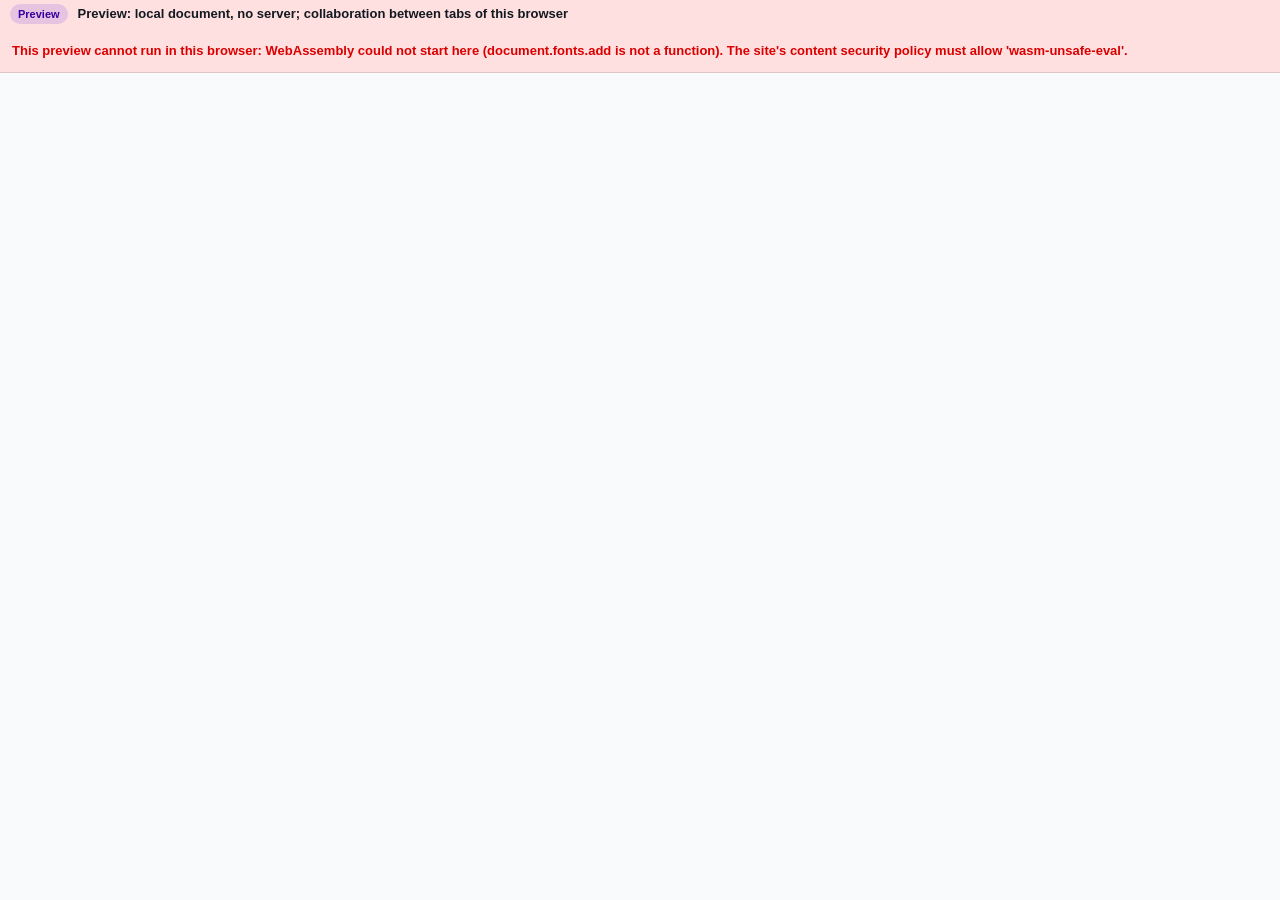
<file: docs/design-review/build-0/index.html>
<!doctype html>
<html lang="en">
  <head>
    <meta charset="utf-8" />
    <meta name="viewport" content="width=device-width, initial-scale=1" />
    <title>Collab Sheet preview</title>
    <script type="module" crossorigin src="./assets/index-CQEZoGNT.js"></script>
    <link rel="modulepreload" crossorigin href="./assets/color-Dz4uBs4g.js">
    <link rel="stylesheet" crossorigin href="./assets/color-DTNhYjx9.css">
    <link rel="stylesheet" crossorigin href="./assets/index-DC5mGfEq.css">
  </head>
  <body class="cs-preview">
    <div id="preview-banner"></div>
    <div id="app"></div>
  </body>
</html>
</file>
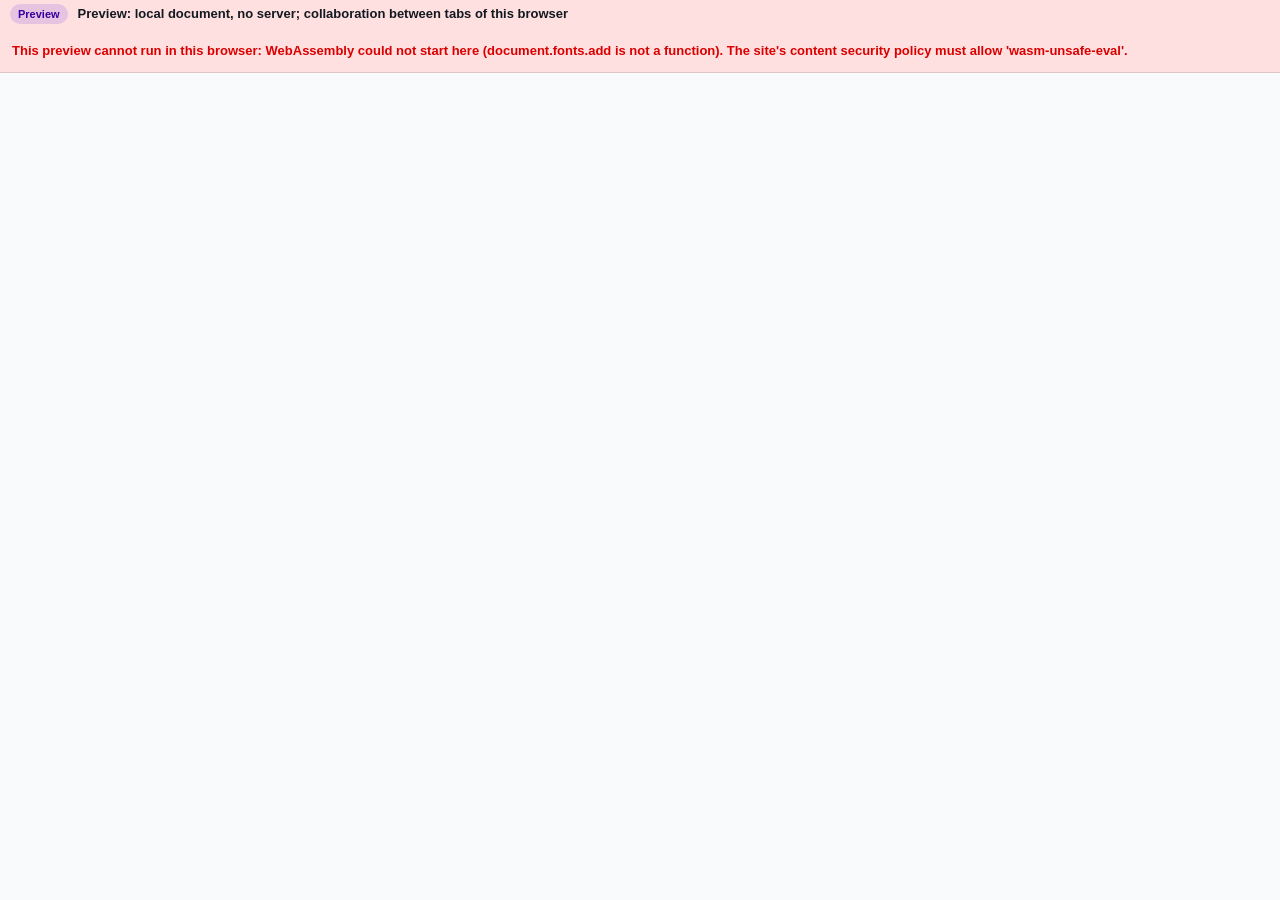
<file: docs/design-review/build-1/preview/index.html>
<!doctype html>
<html lang="en">
  <head>
    <meta charset="utf-8" />
    <meta name="viewport" content="width=device-width, initial-scale=1" />
    <title>Collab Sheet preview</title>
    <script type="module" crossorigin src="./assets/index-C6bnFNL1.js"></script>
    <link rel="modulepreload" crossorigin href="./assets/color-DyGXuOJp.js">
    <link rel="stylesheet" crossorigin href="./assets/color-D7rgzuo3.css">
    <link rel="stylesheet" crossorigin href="./assets/index-DUEZ3ubq.css">
  </head>
  <body class="cs-preview">
    <div id="preview-banner"></div>
    <div id="app"></div>
  </body>
</html>
</file>
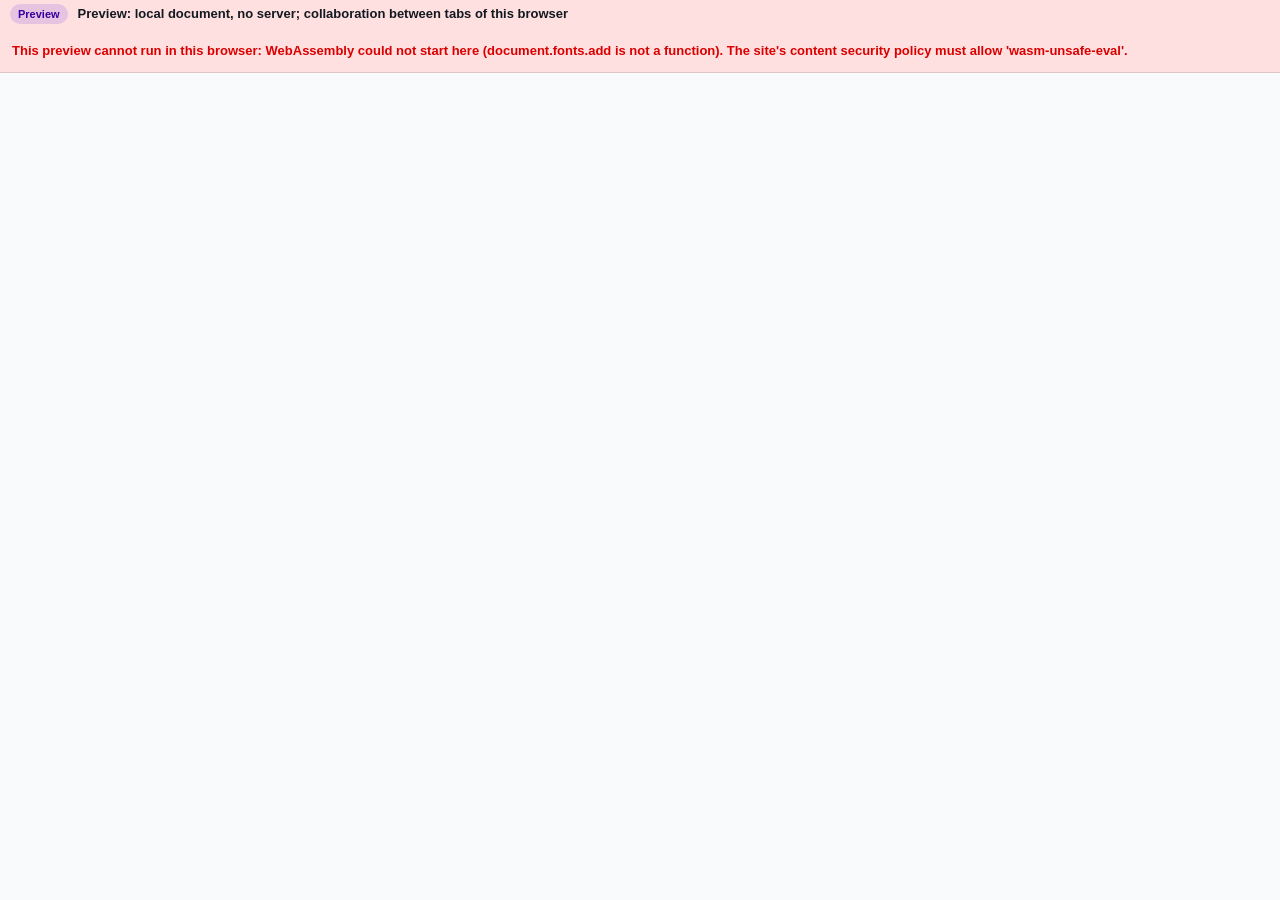
<file: docs/design-review/build-2/preview/index.html>
<!doctype html>
<html lang="en">
  <head>
    <meta charset="utf-8" />
    <meta name="viewport" content="width=device-width, initial-scale=1" />
    <title>Collab Sheet preview</title>
    <script type="module" crossorigin src="./assets/index-BfIVB_3n.js"></script>
    <link rel="modulepreload" crossorigin href="./assets/color-vsqOMuXu.js">
    <link rel="stylesheet" crossorigin href="./assets/color-C4iOZjMz.css">
    <link rel="stylesheet" crossorigin href="./assets/index-DVNMT7sw.css">
  </head>
  <body class="cs-preview">
    <div id="preview-banner"></div>
    <div id="app"></div>
  </body>
</html>
</file>
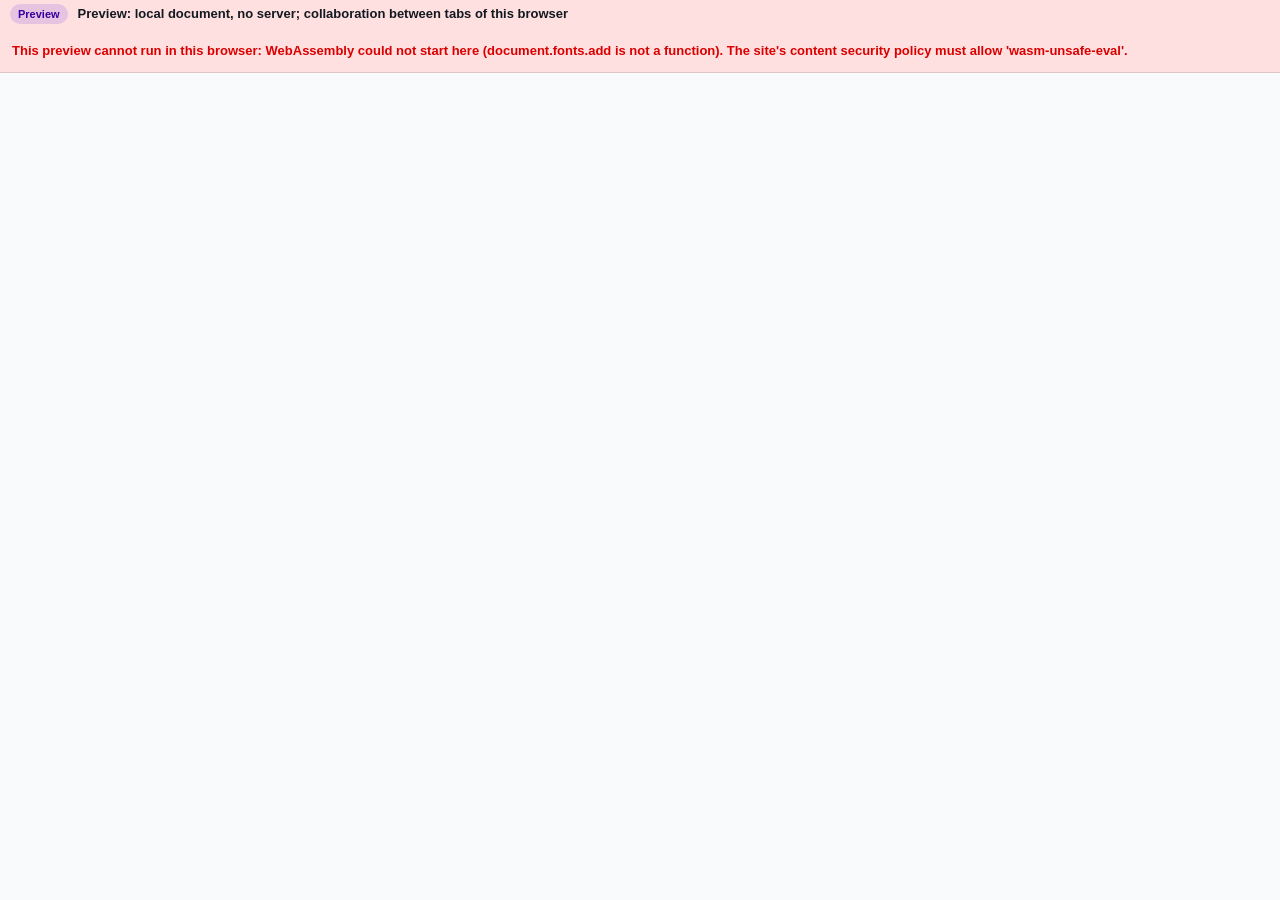
<file: docs/design-review/build-3/preview/index.html>
<!doctype html>
<html lang="en">
  <head>
    <meta charset="utf-8" />
    <meta name="viewport" content="width=device-width, initial-scale=1" />
    <title>Collab Sheet preview</title>
    <script type="module" crossorigin src="./assets/index-IFBtgQAA.js"></script>
    <link rel="modulepreload" crossorigin href="./assets/color-5xv6zmT9.js">
    <link rel="stylesheet" crossorigin href="./assets/color-iE6DN1rH.css">
    <link rel="stylesheet" crossorigin href="./assets/index-DVNMT7sw.css">
  </head>
  <body class="cs-preview">
    <div id="preview-banner"></div>
    <div id="app"></div>
  </body>
</html>
</file>
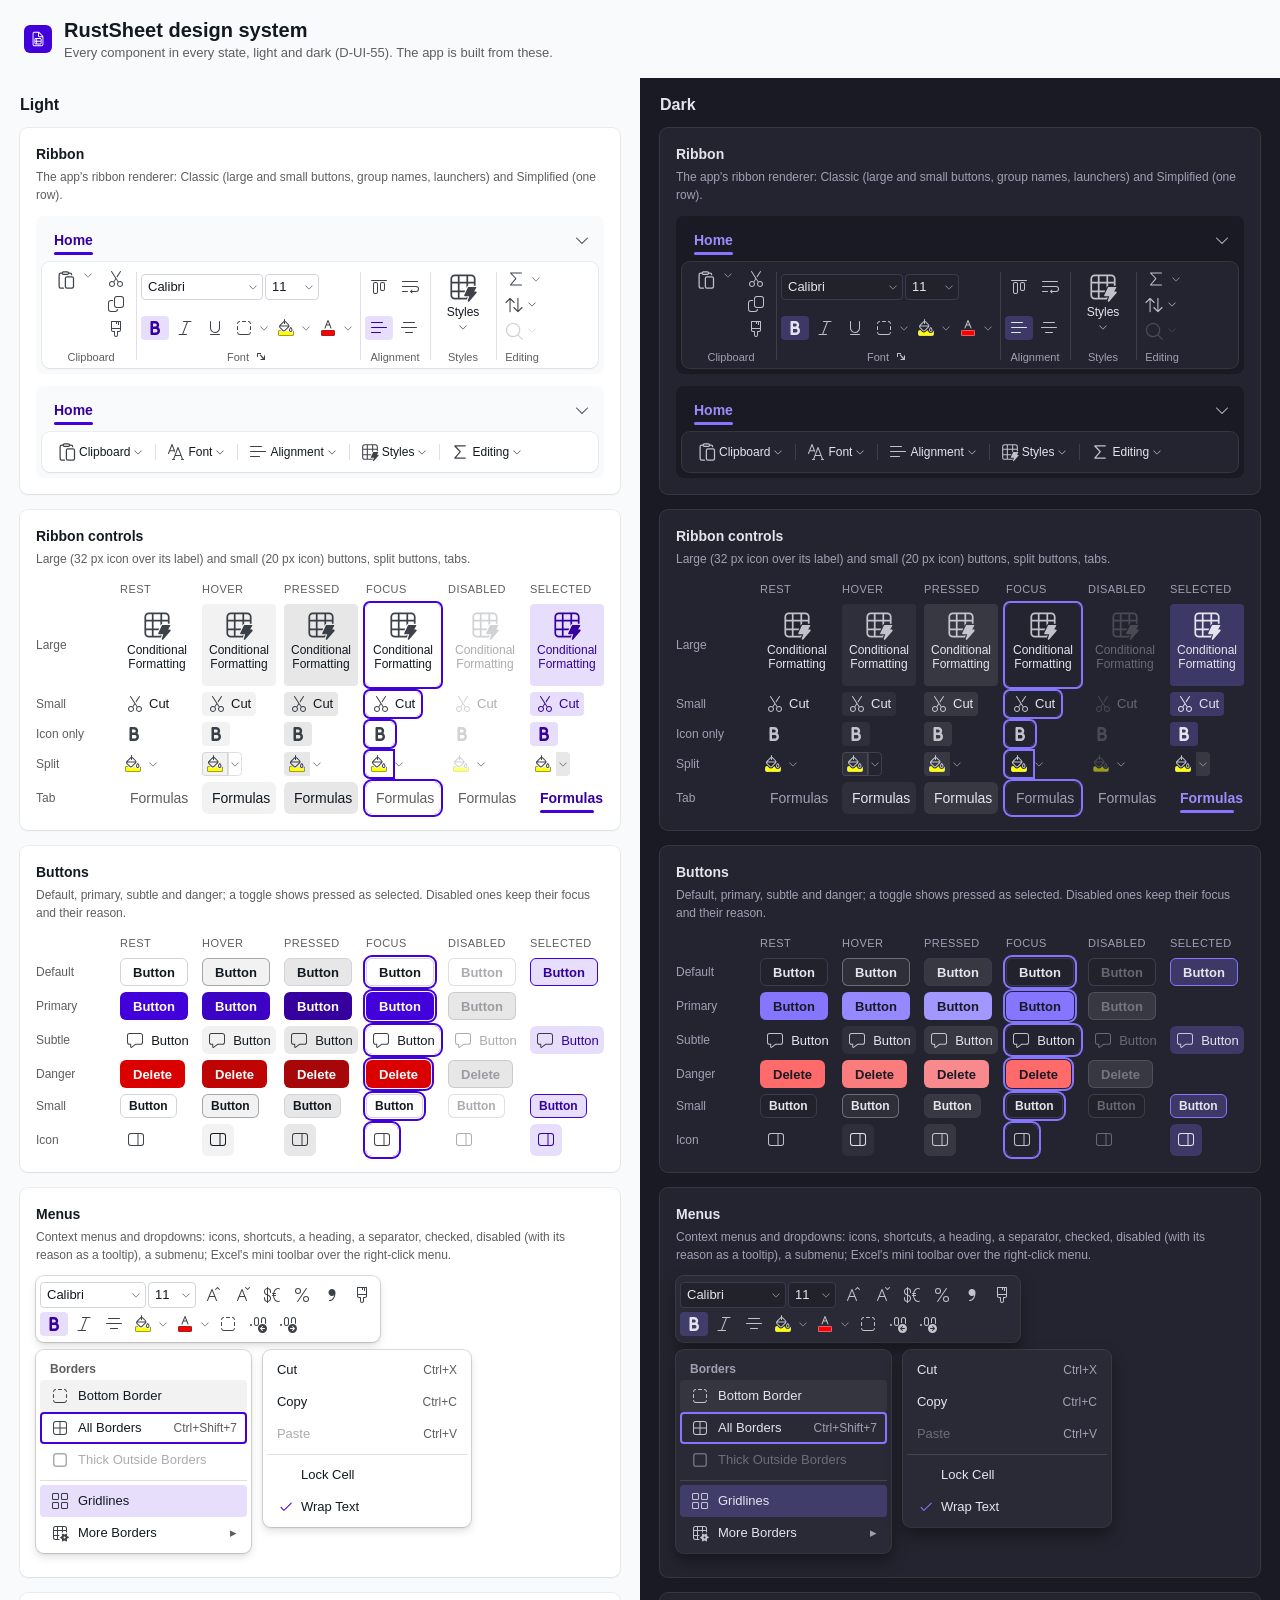
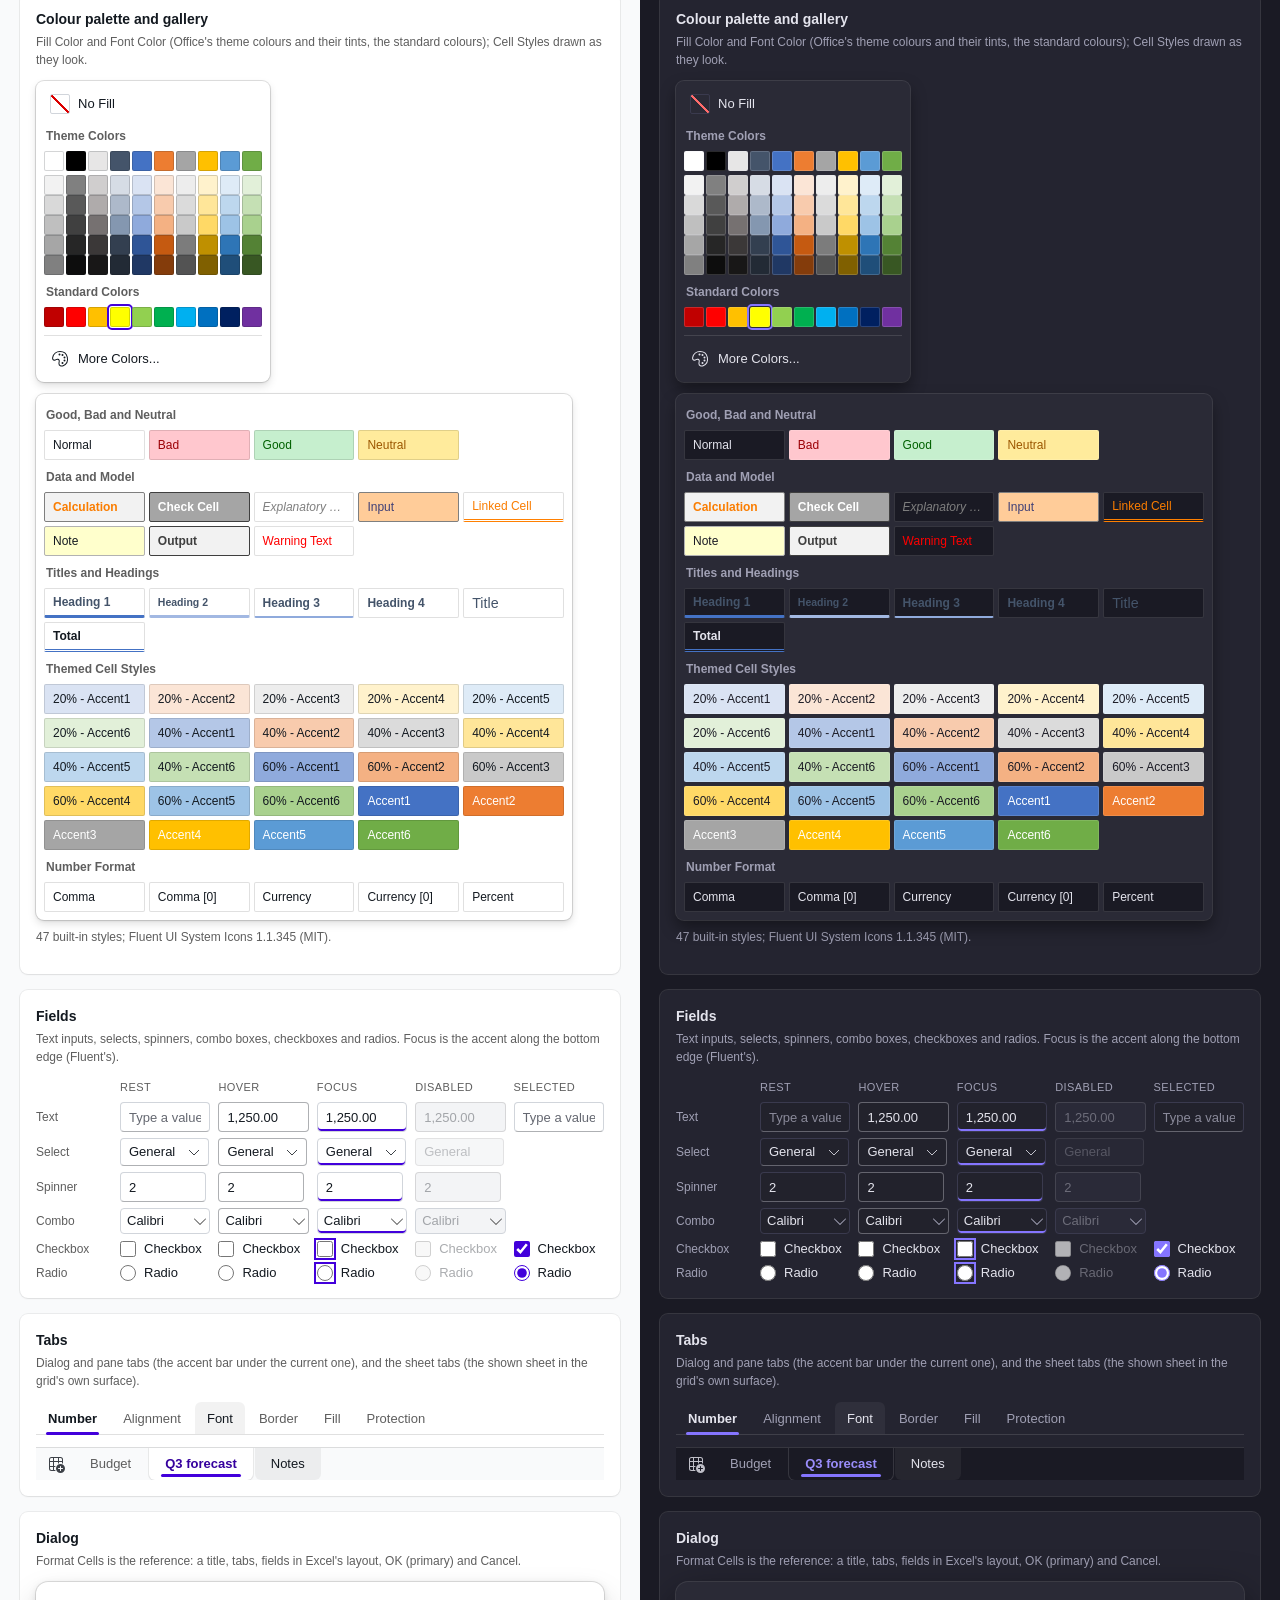
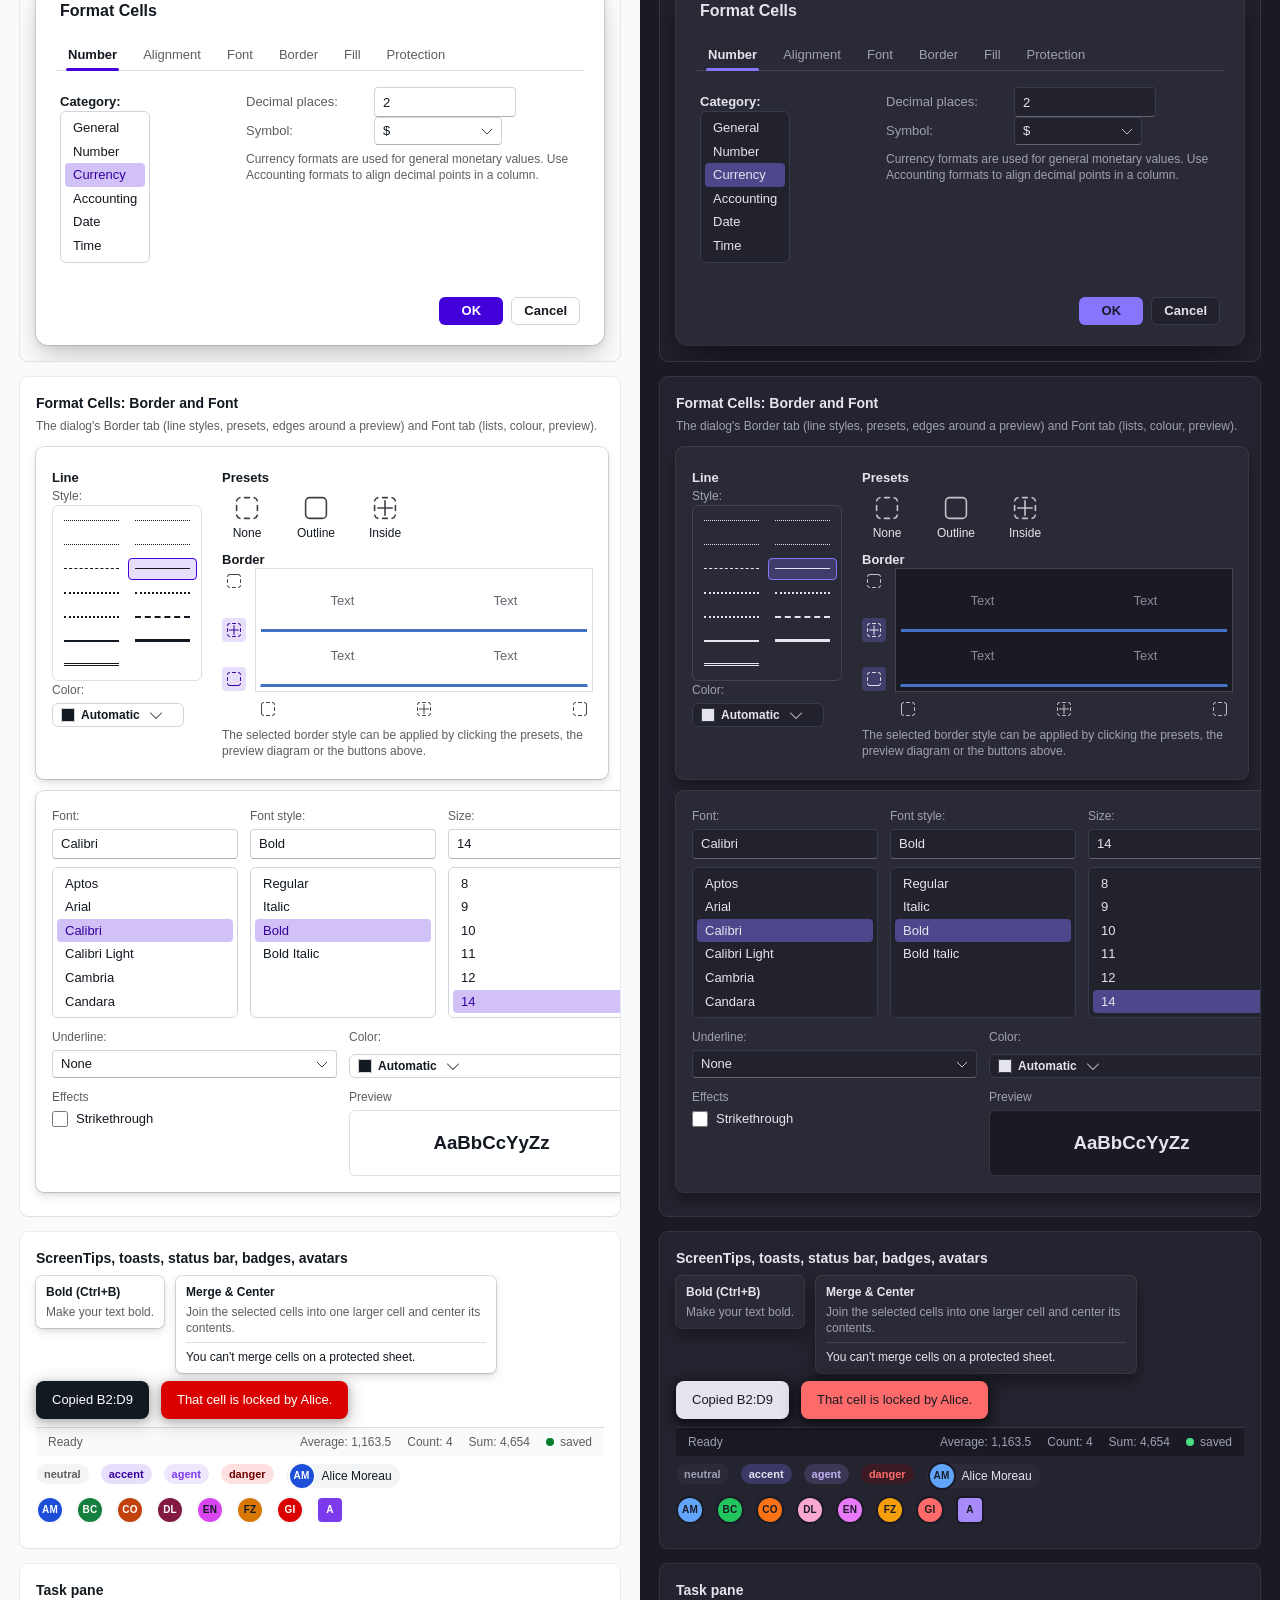
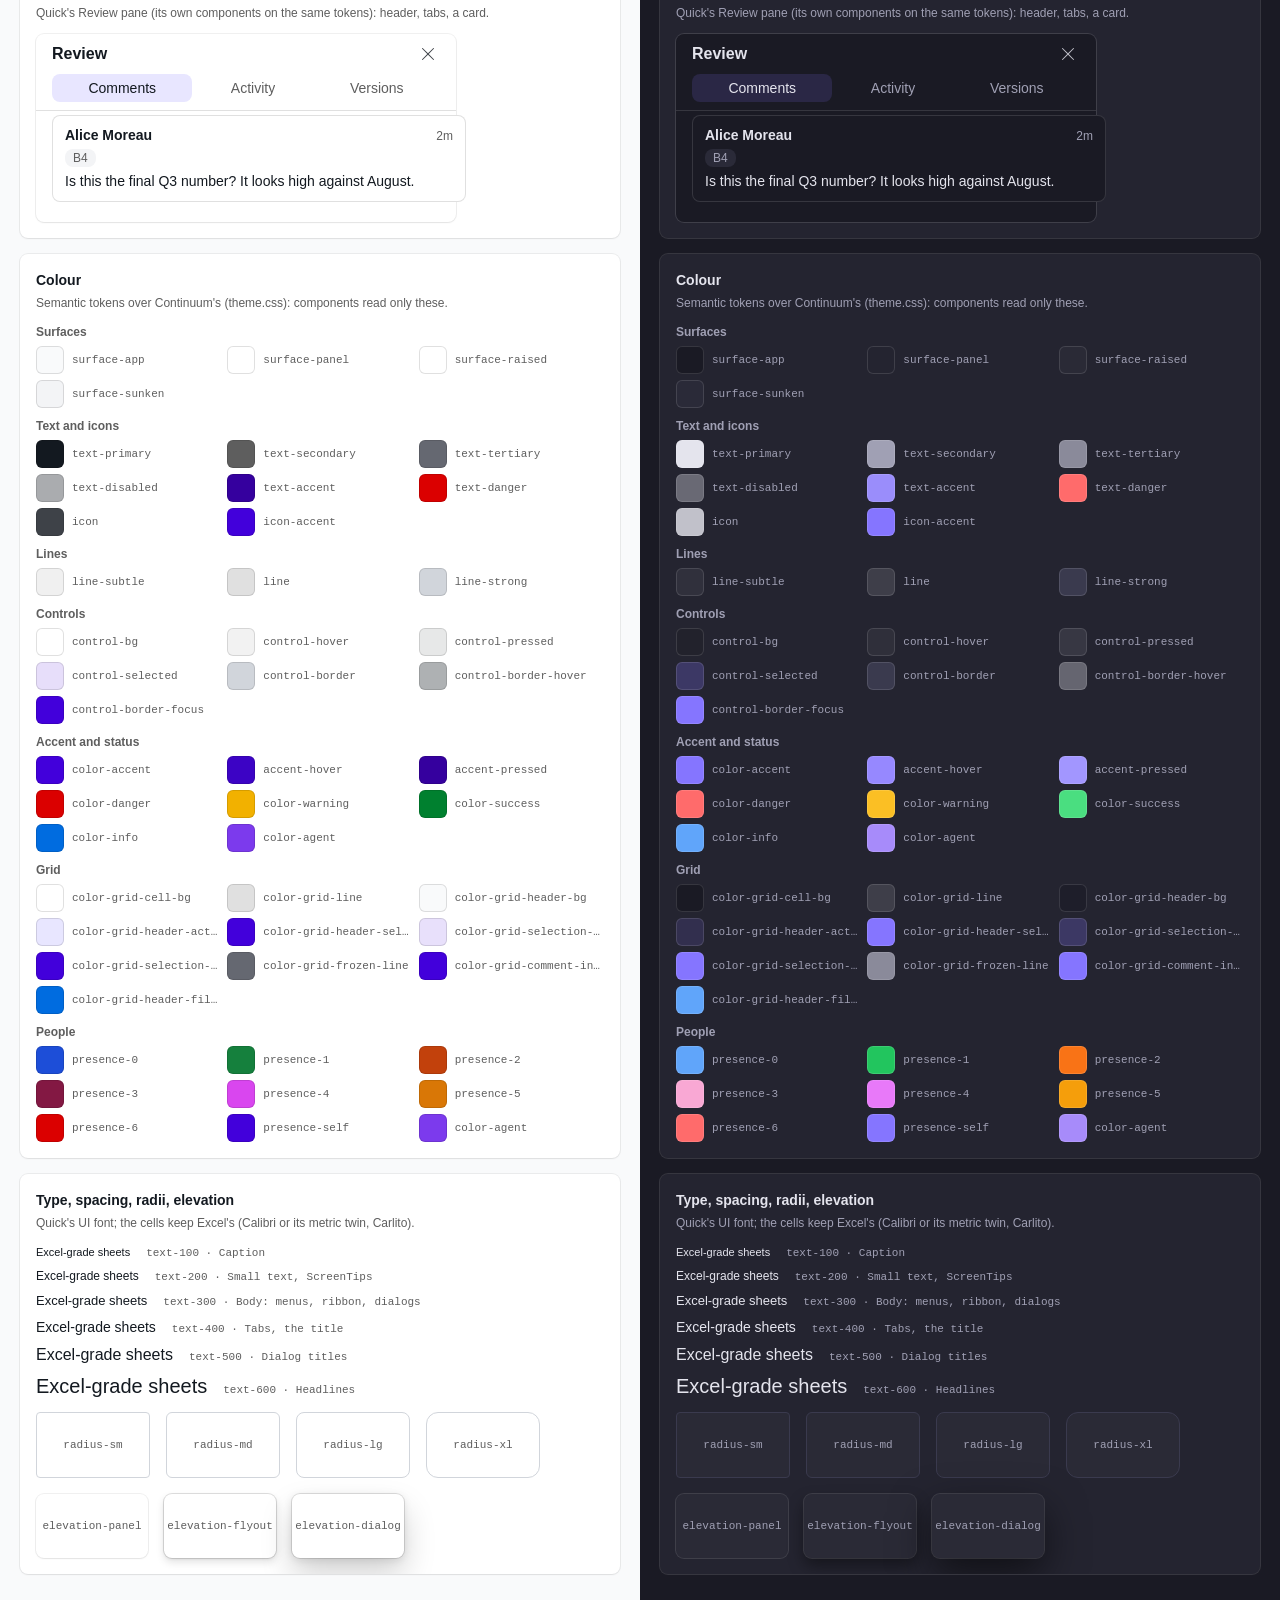
<file: docs/design-review/build-0/design.html>
<!doctype html>
<html lang="en">
  <head>
    <meta charset="utf-8" />
    <meta name="viewport" content="width=device-width, initial-scale=1" />
    <title>RustSheet design system</title>
    <script type="module" crossorigin src="./assets/design-B4lP0pVk.js"></script>
    <link rel="modulepreload" crossorigin href="./assets/color-Dz4uBs4g.js">
    <link rel="stylesheet" crossorigin href="./assets/color-DTNhYjx9.css">
    <link rel="stylesheet" crossorigin href="./assets/design-2XC0j2Kh.css">
  </head>
  <body></body>
</html>
</file>
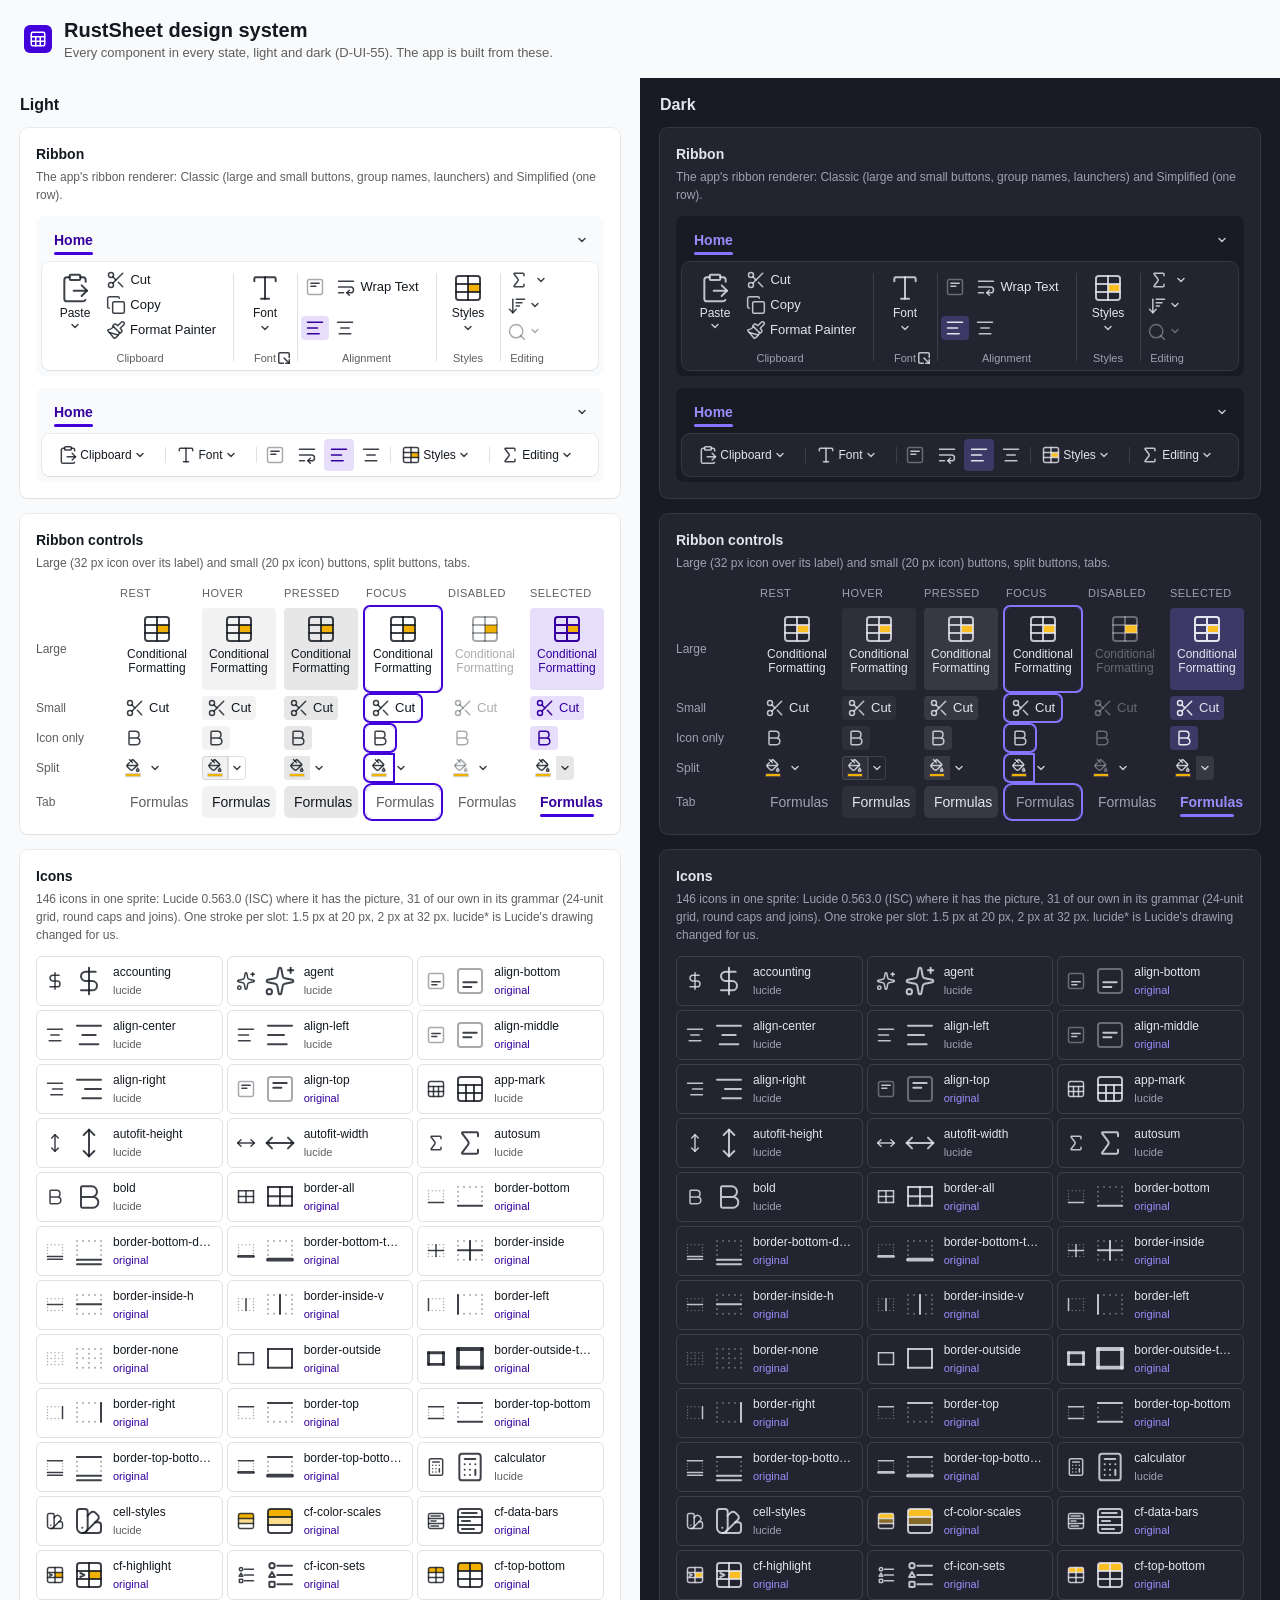
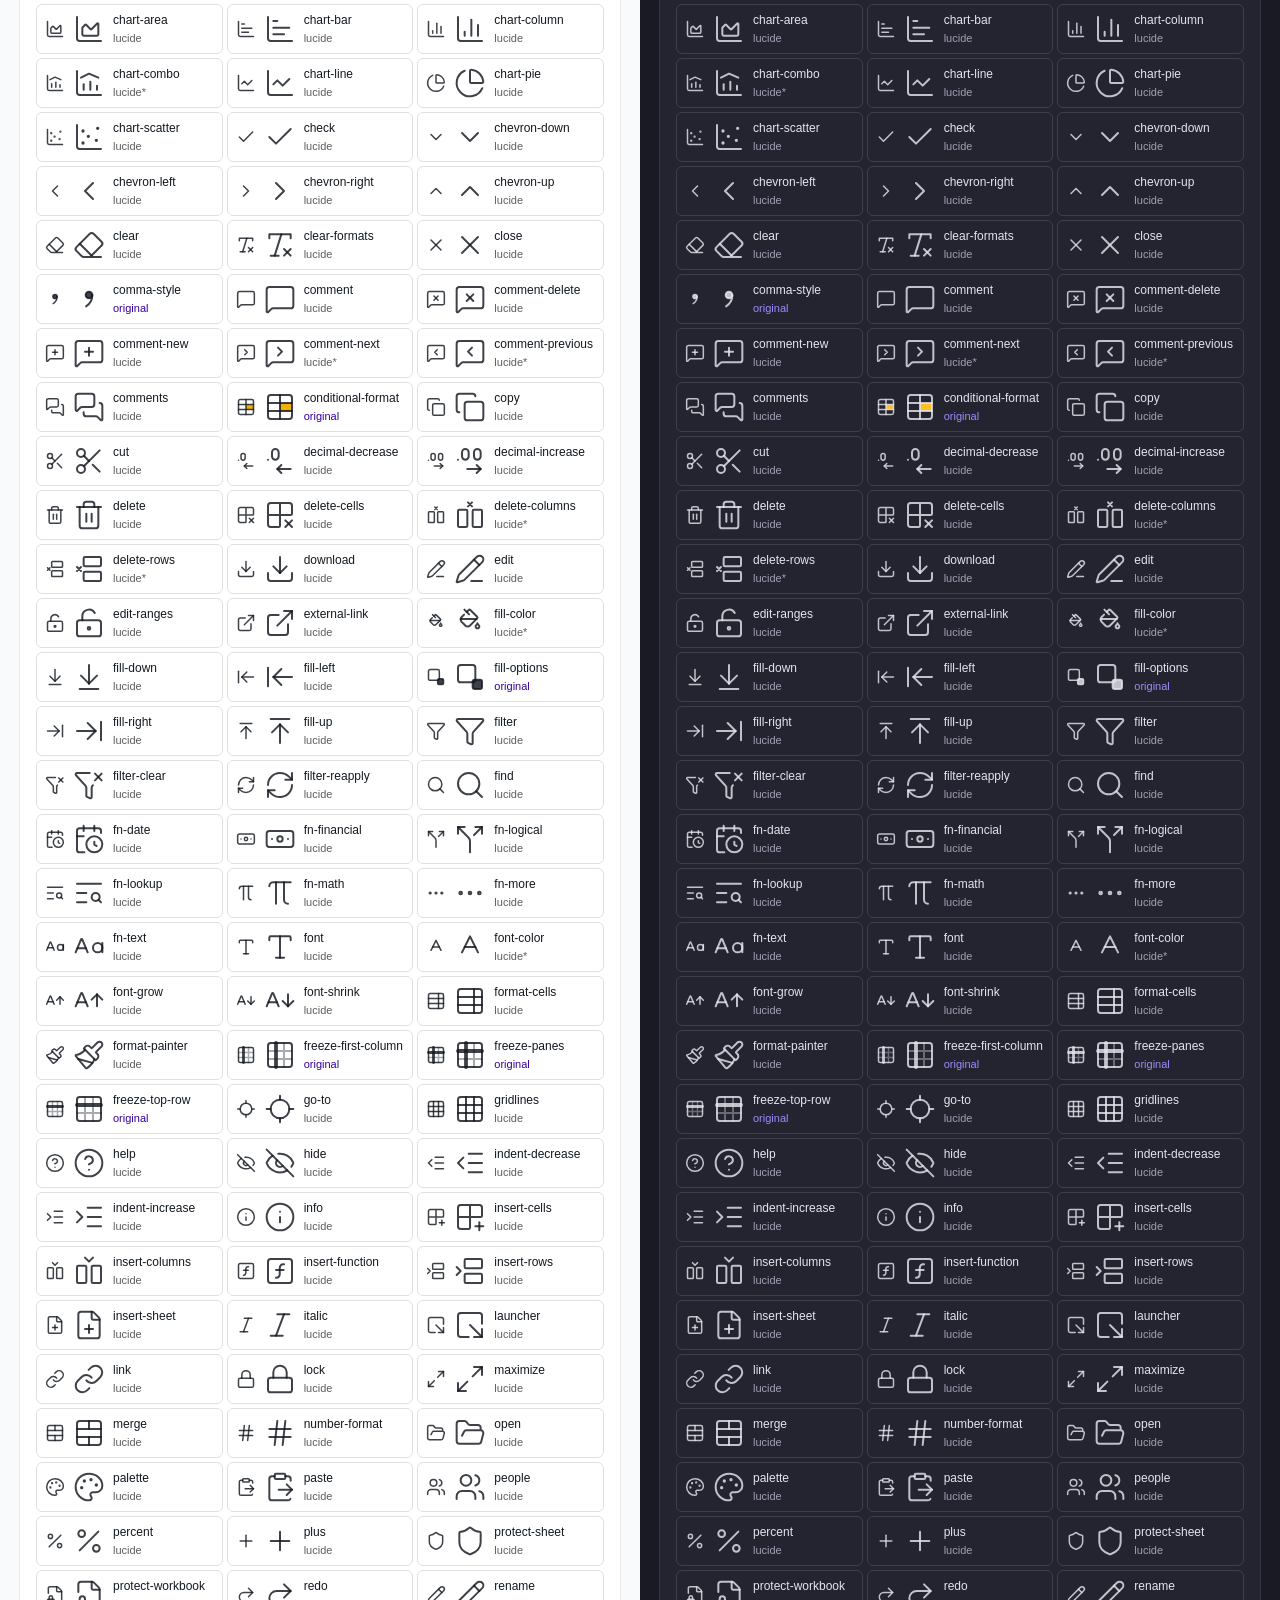
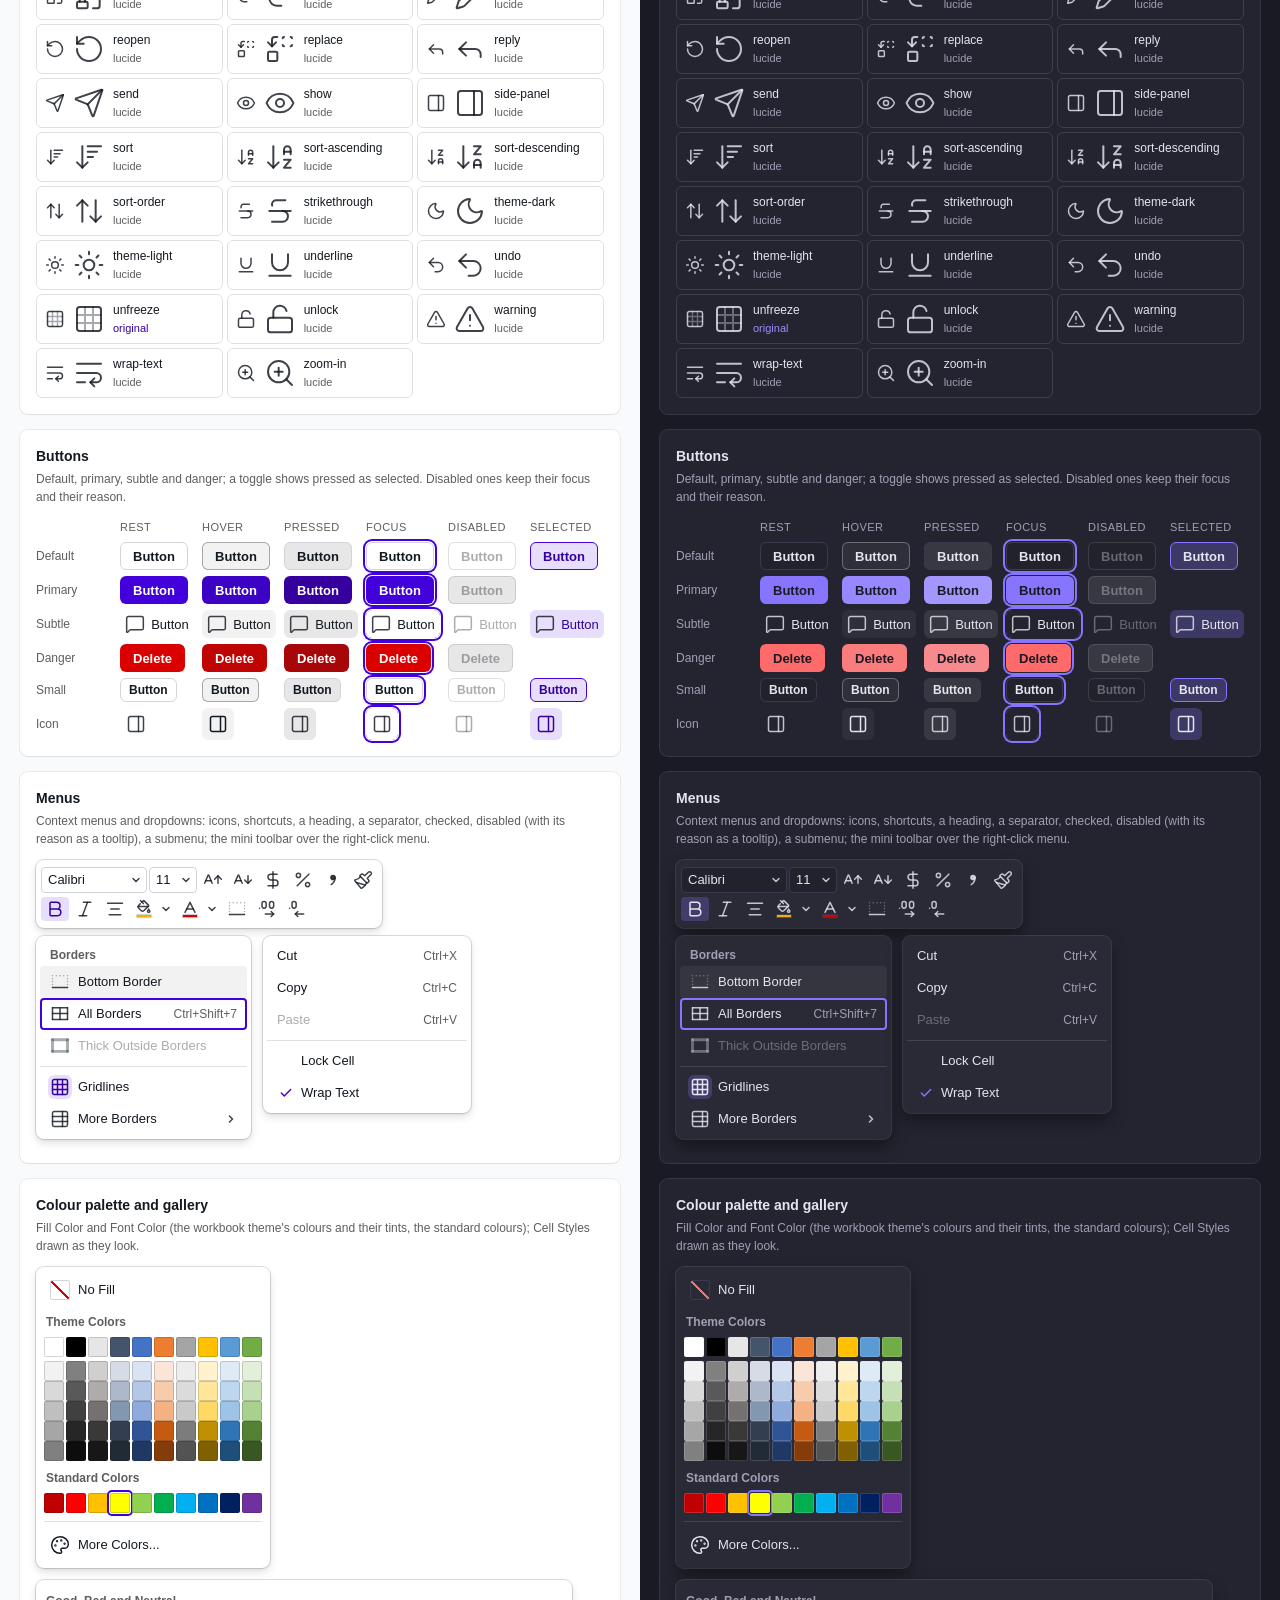
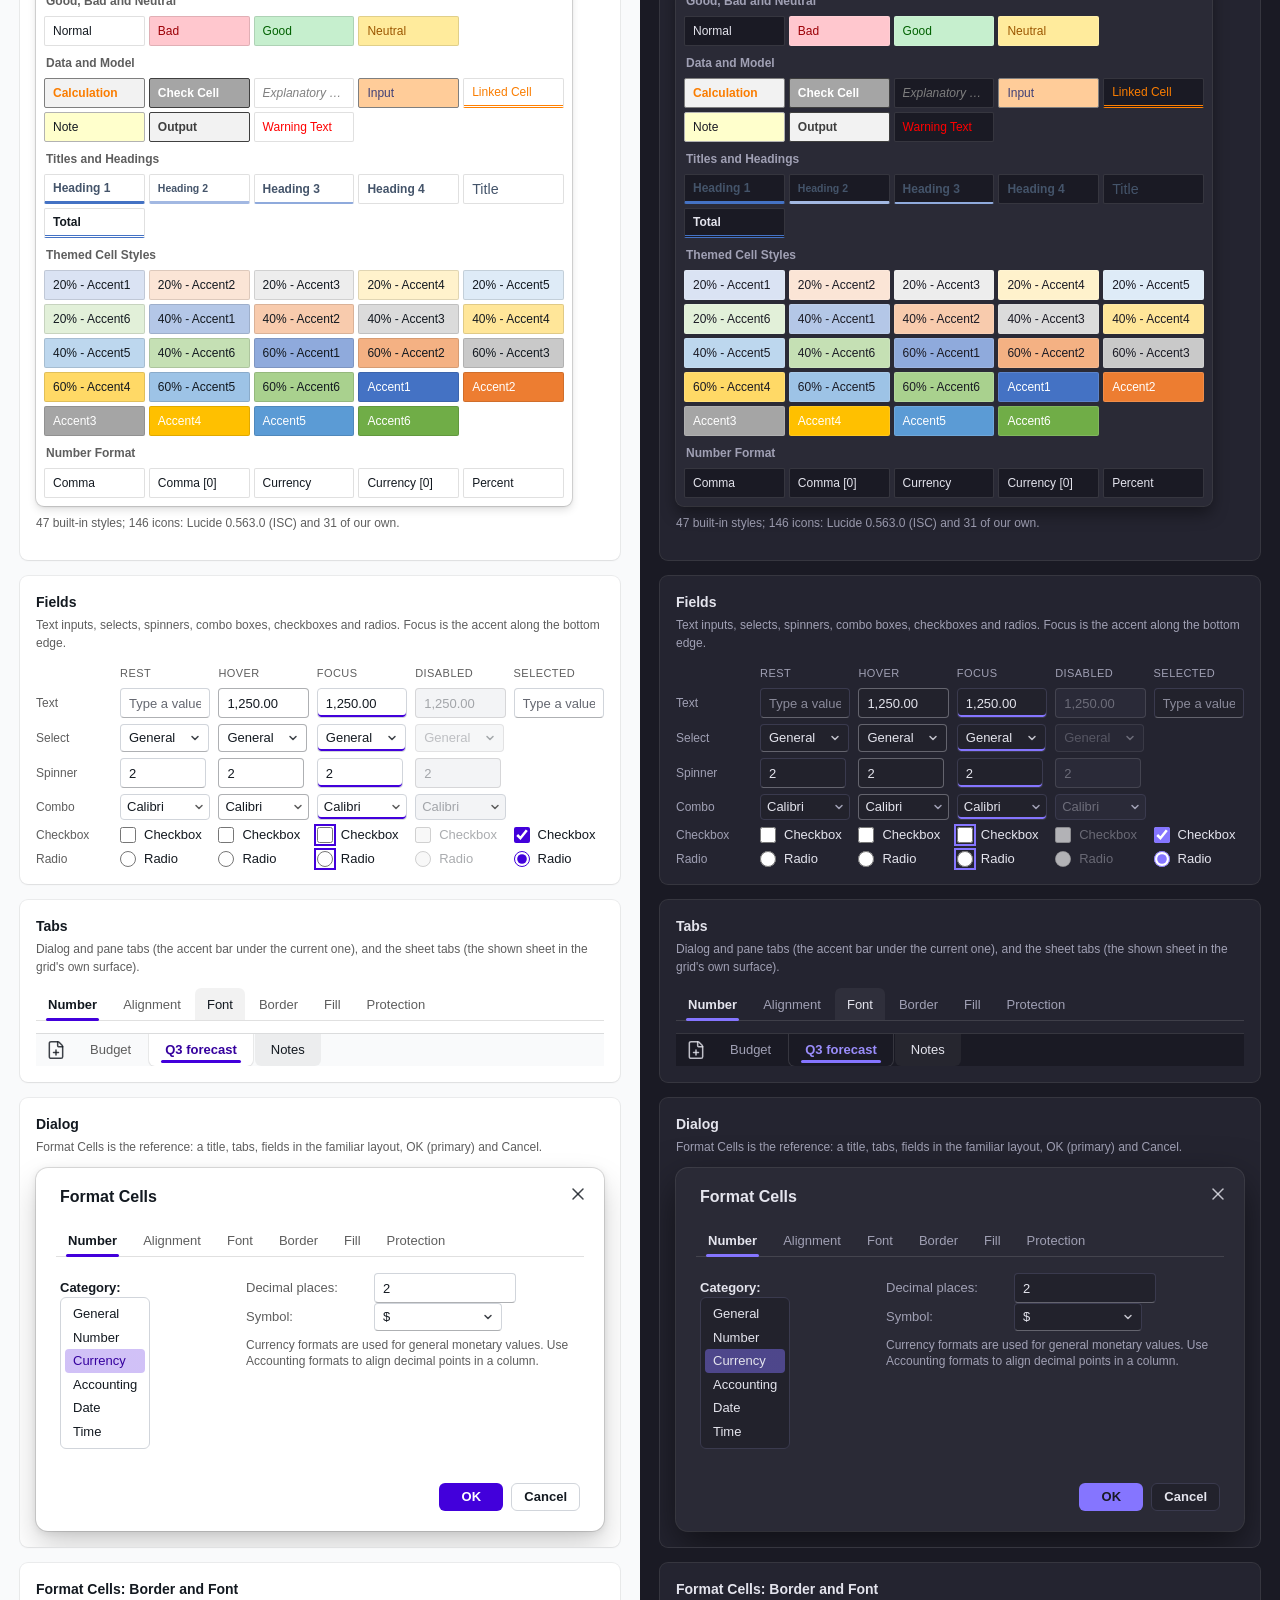
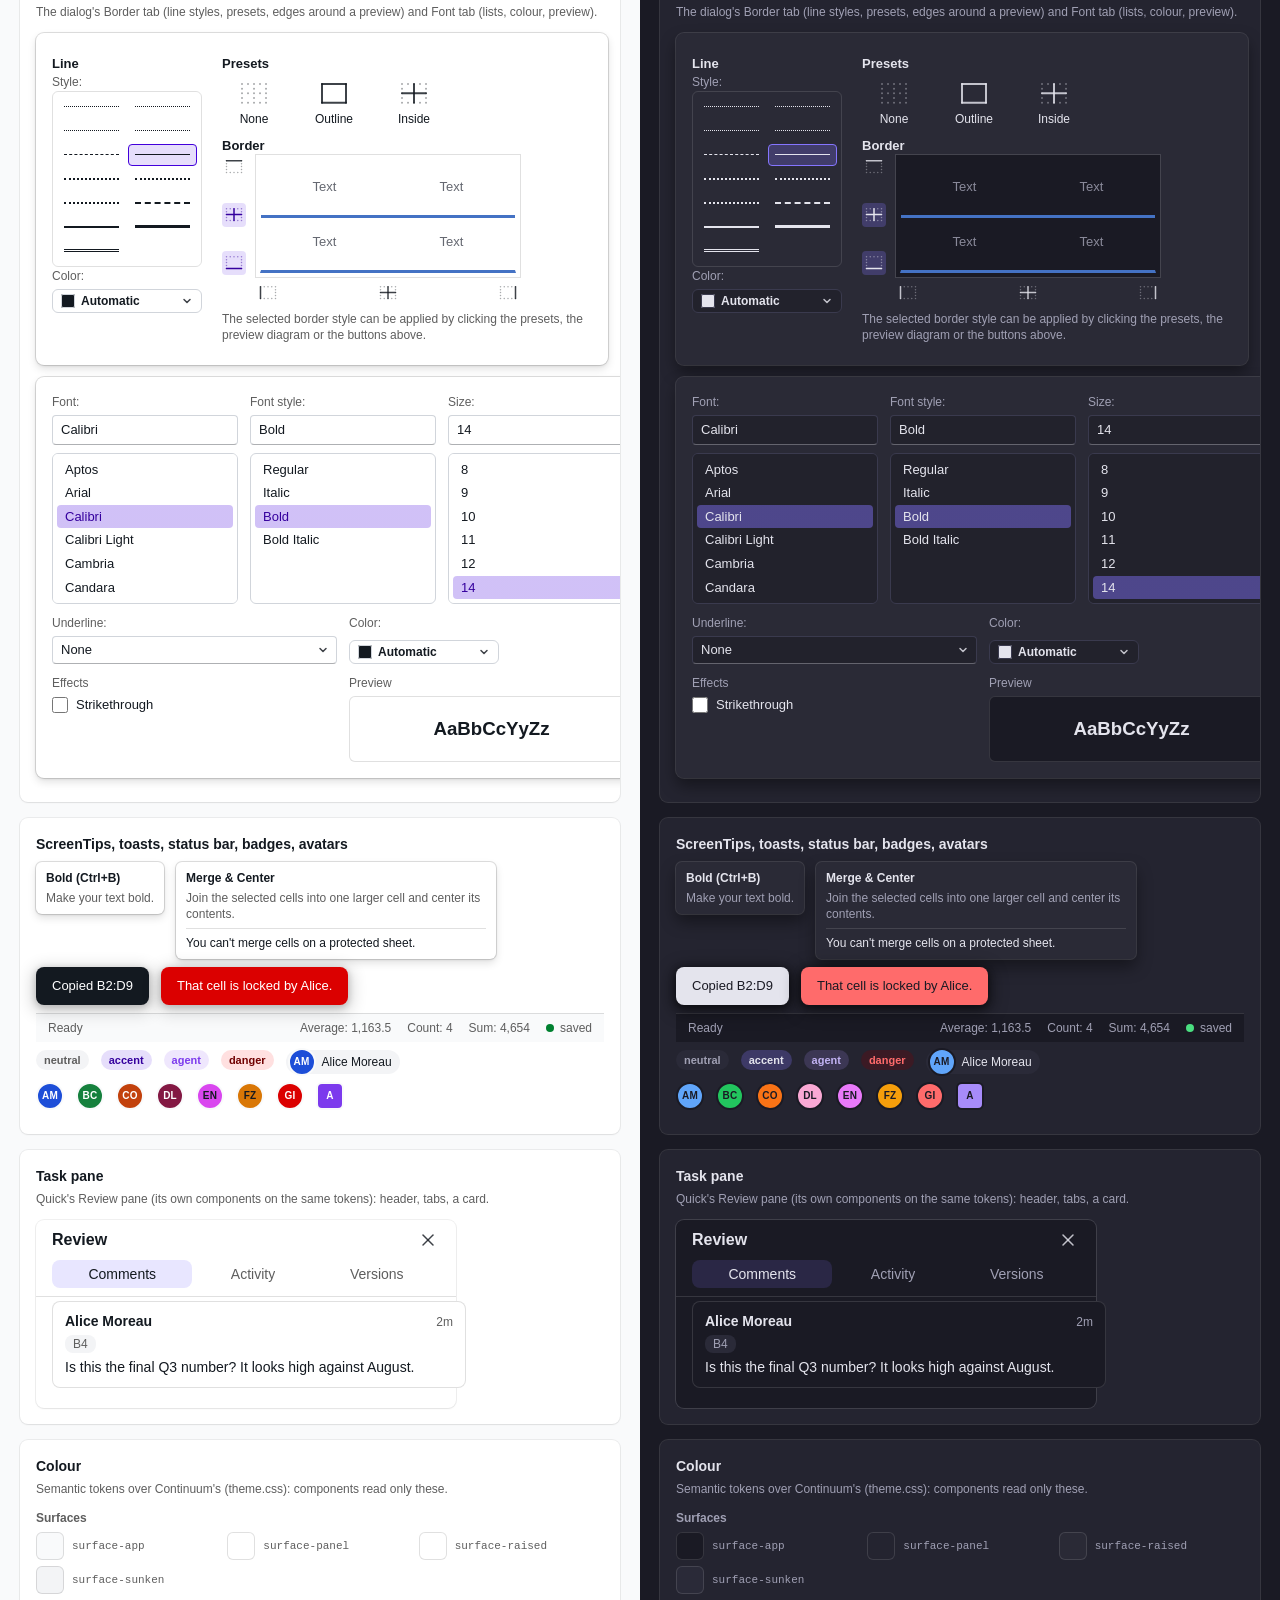
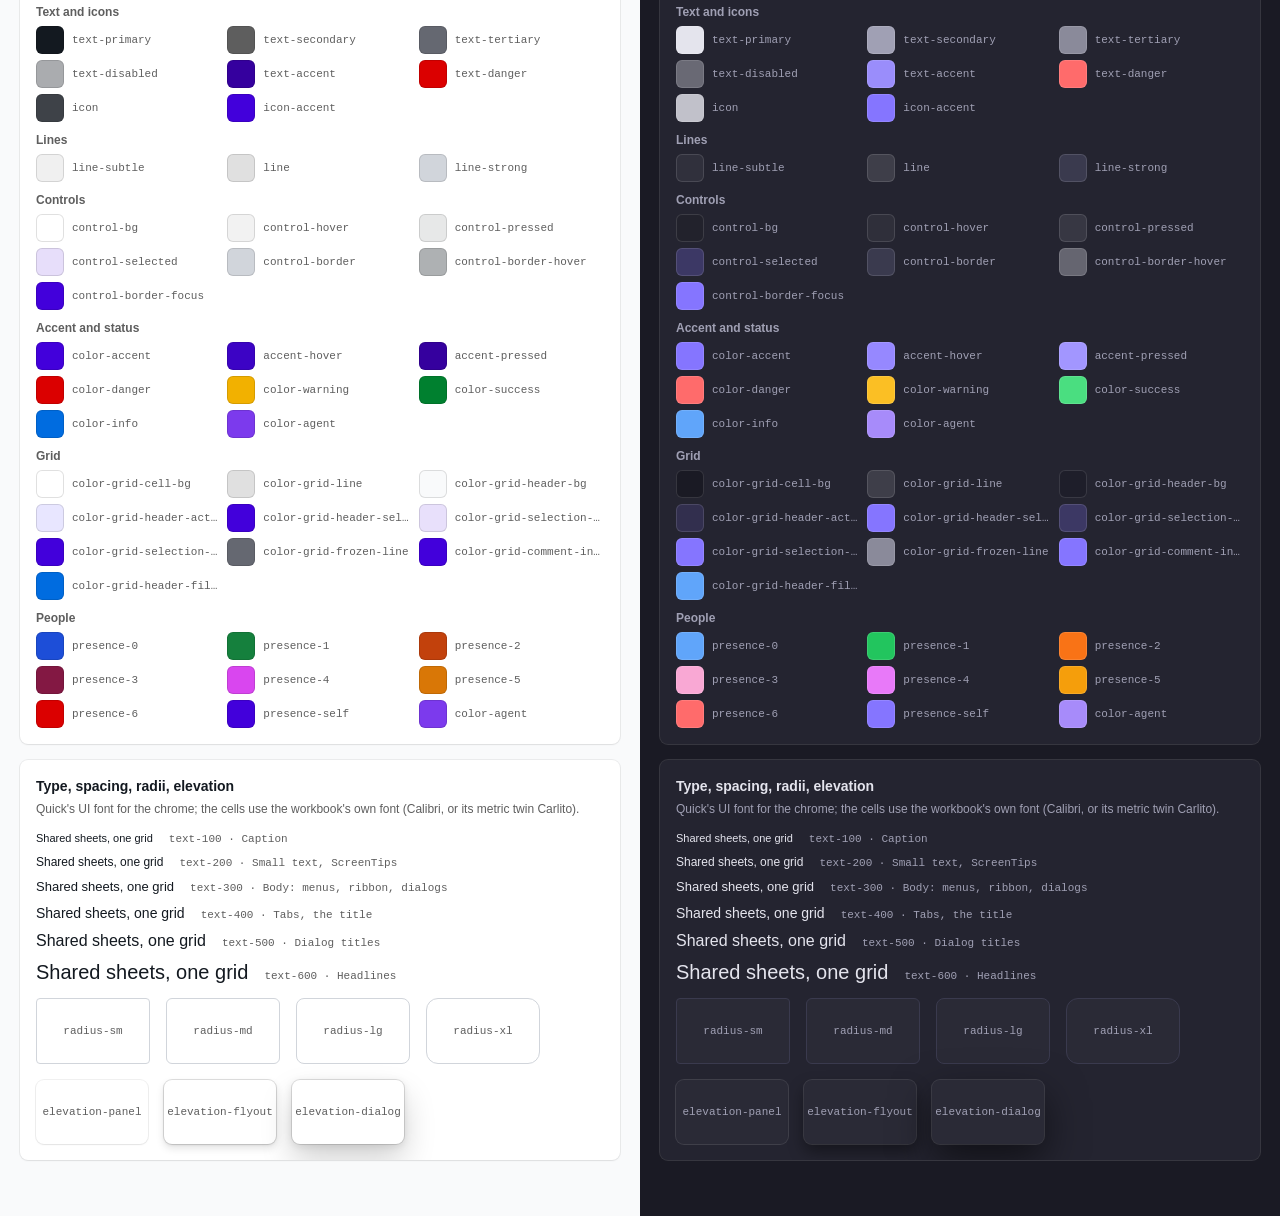
<file: docs/design-review/build-1/preview/design.html>
<!doctype html>
<html lang="en">
  <head>
    <meta charset="utf-8" />
    <meta name="viewport" content="width=device-width, initial-scale=1" />
    <title>RustSheet design system</title>
    <script type="module" crossorigin src="./assets/design-BgNnkYBp.js"></script>
    <link rel="modulepreload" crossorigin href="./assets/color-DyGXuOJp.js">
    <link rel="stylesheet" crossorigin href="./assets/color-D7rgzuo3.css">
    <link rel="stylesheet" crossorigin href="./assets/design-Du7ppM1z.css">
  </head>
  <body></body>
</html>
</file>
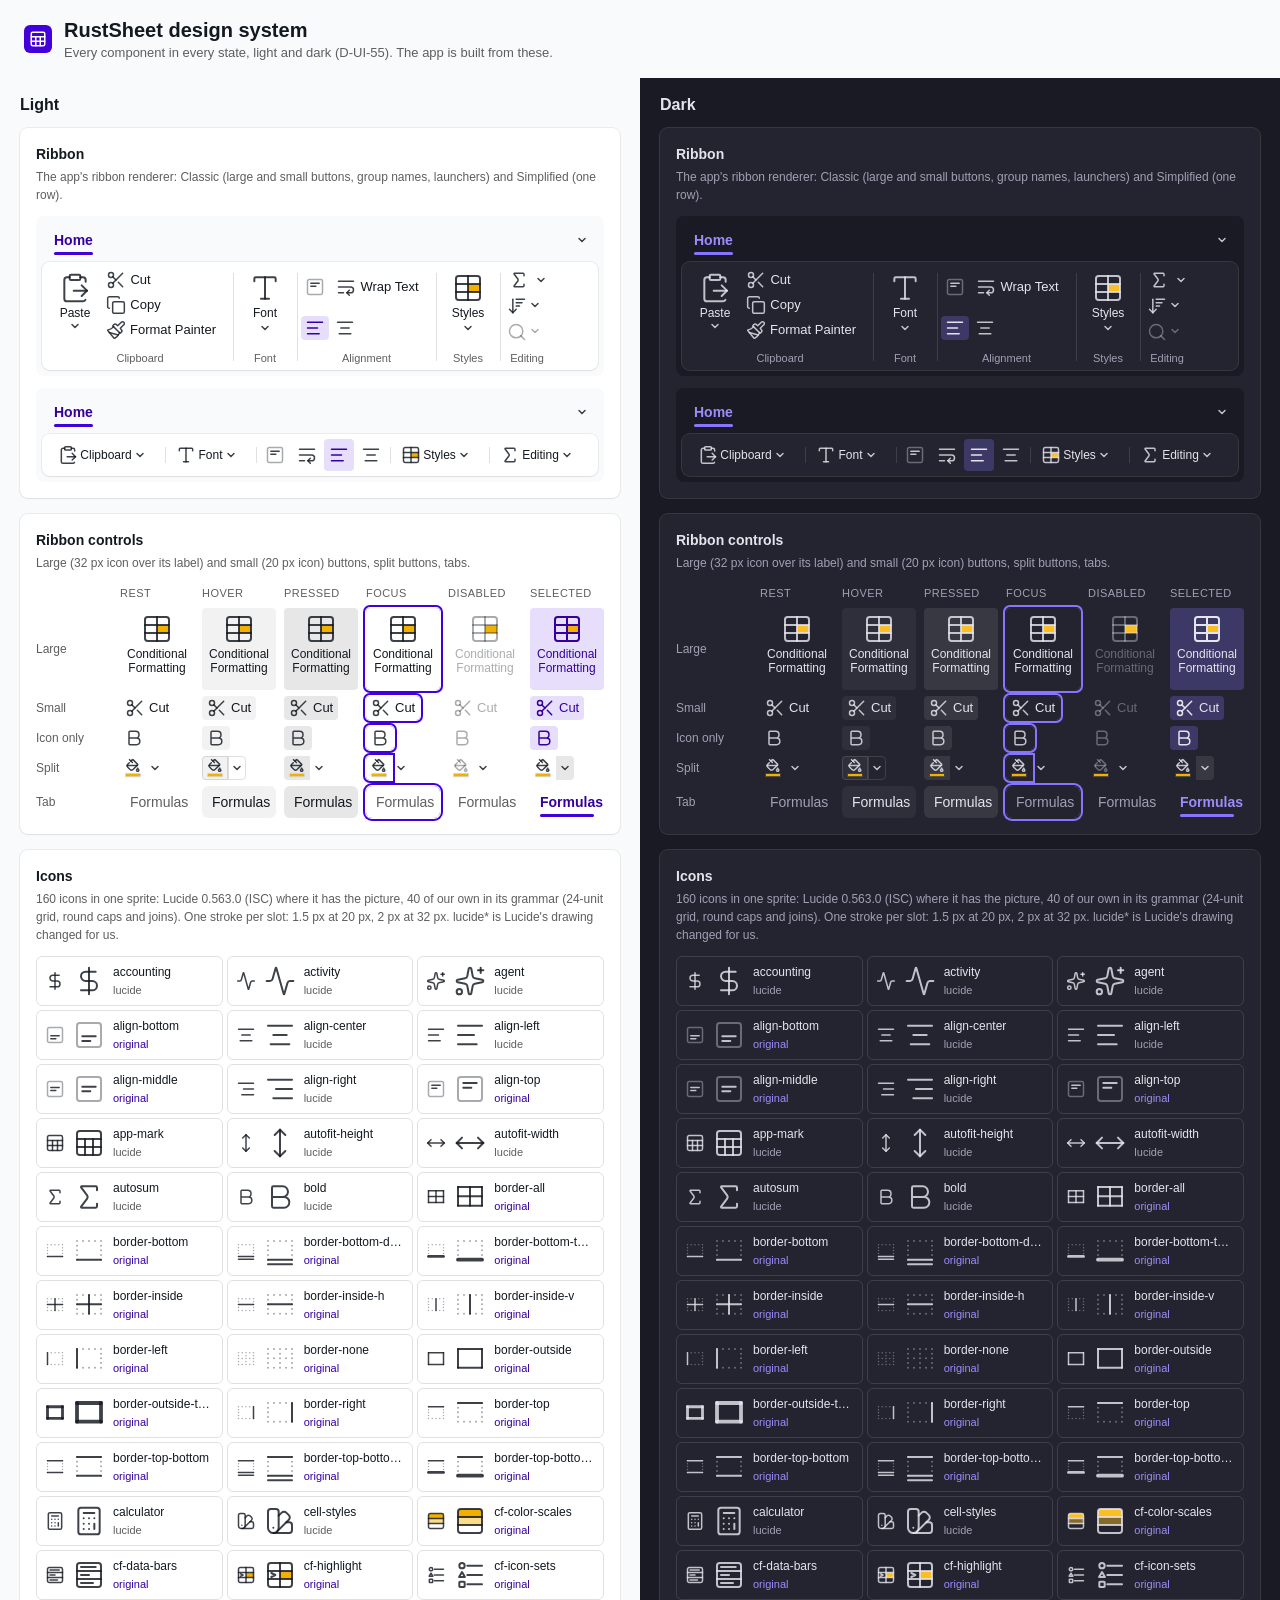
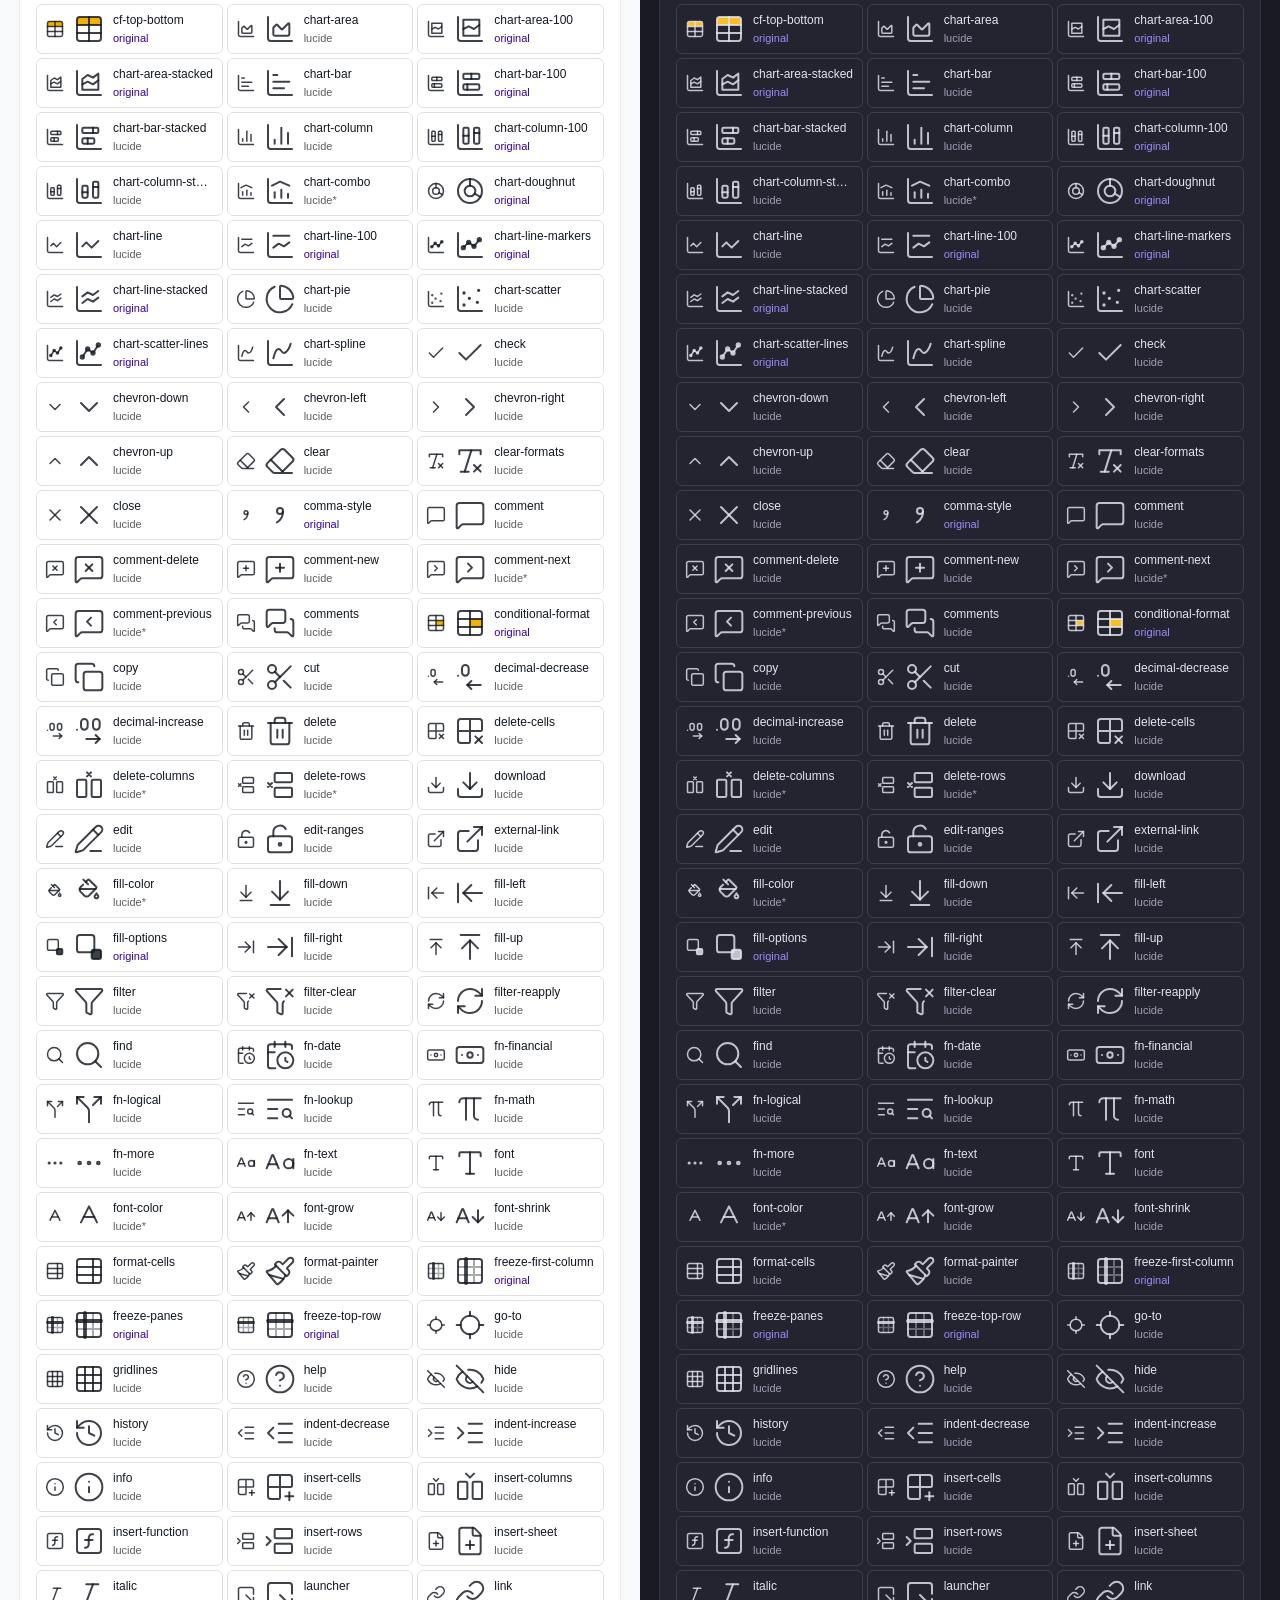
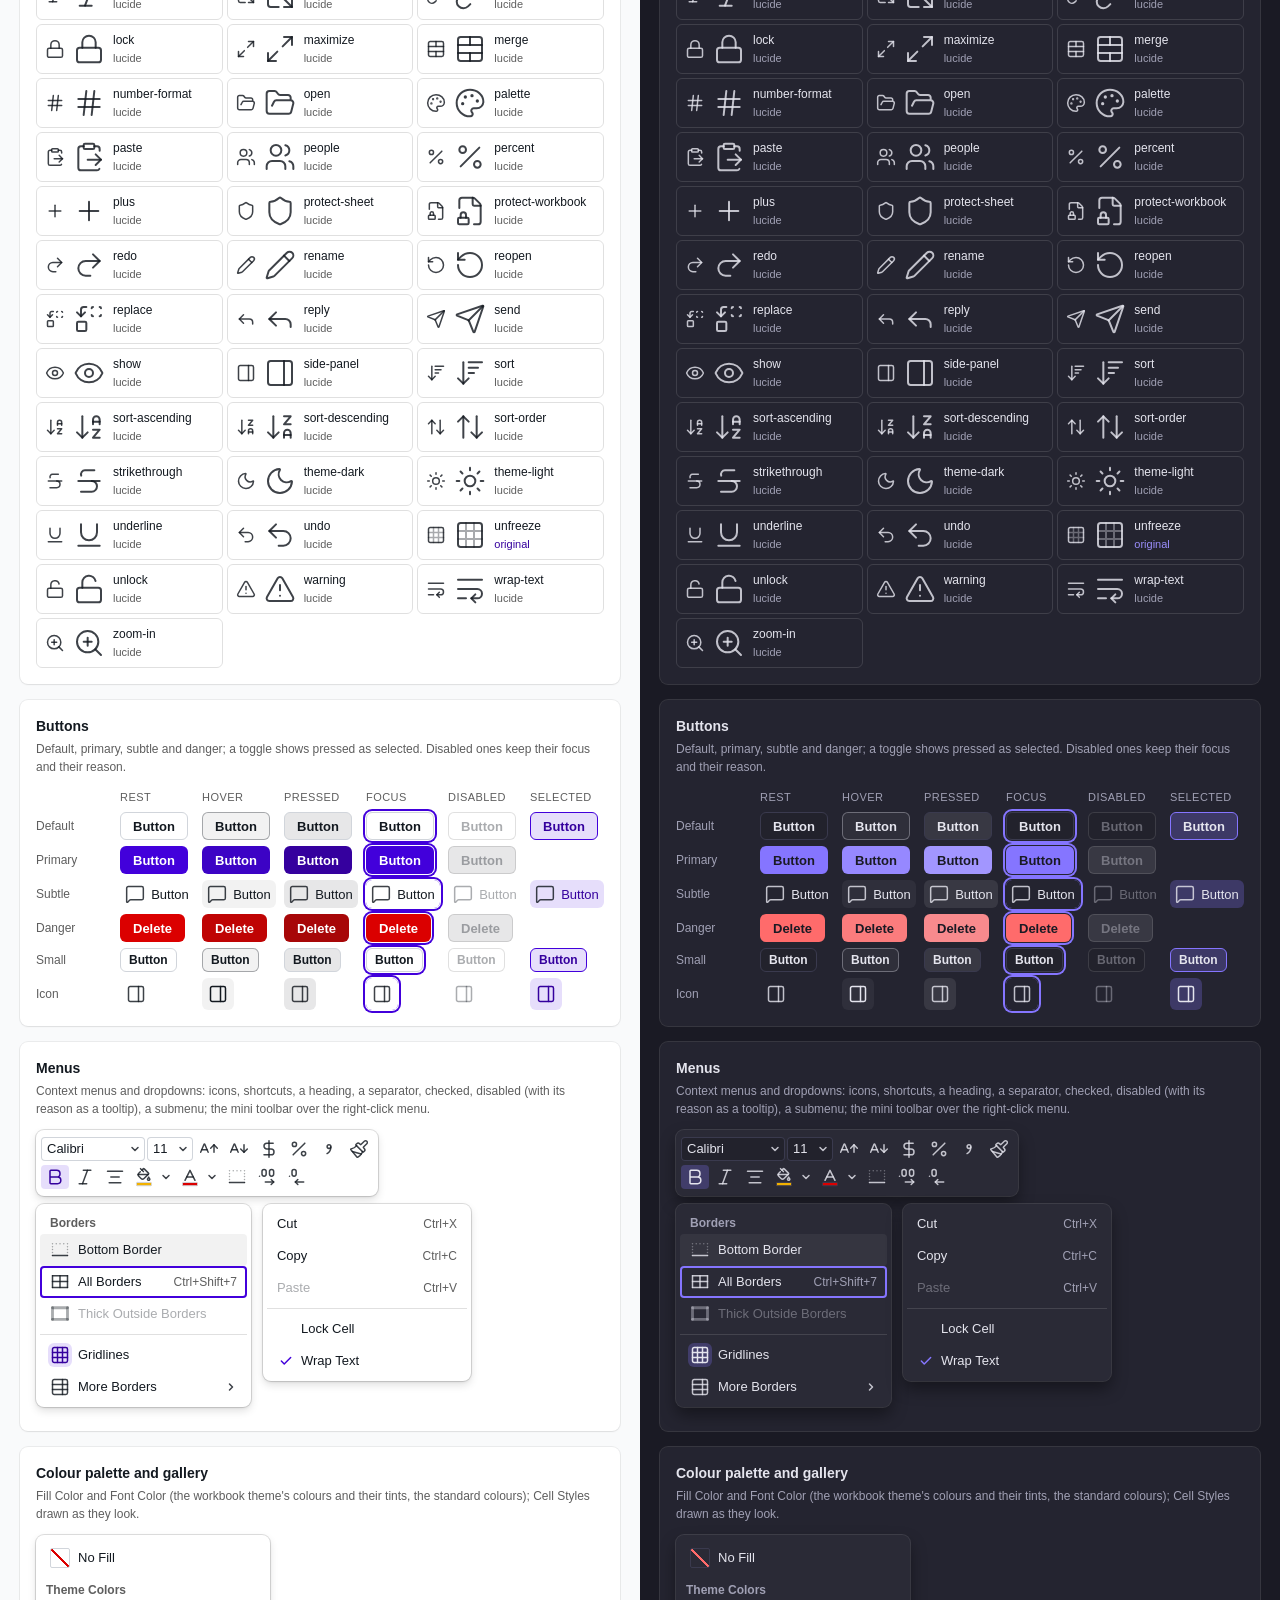
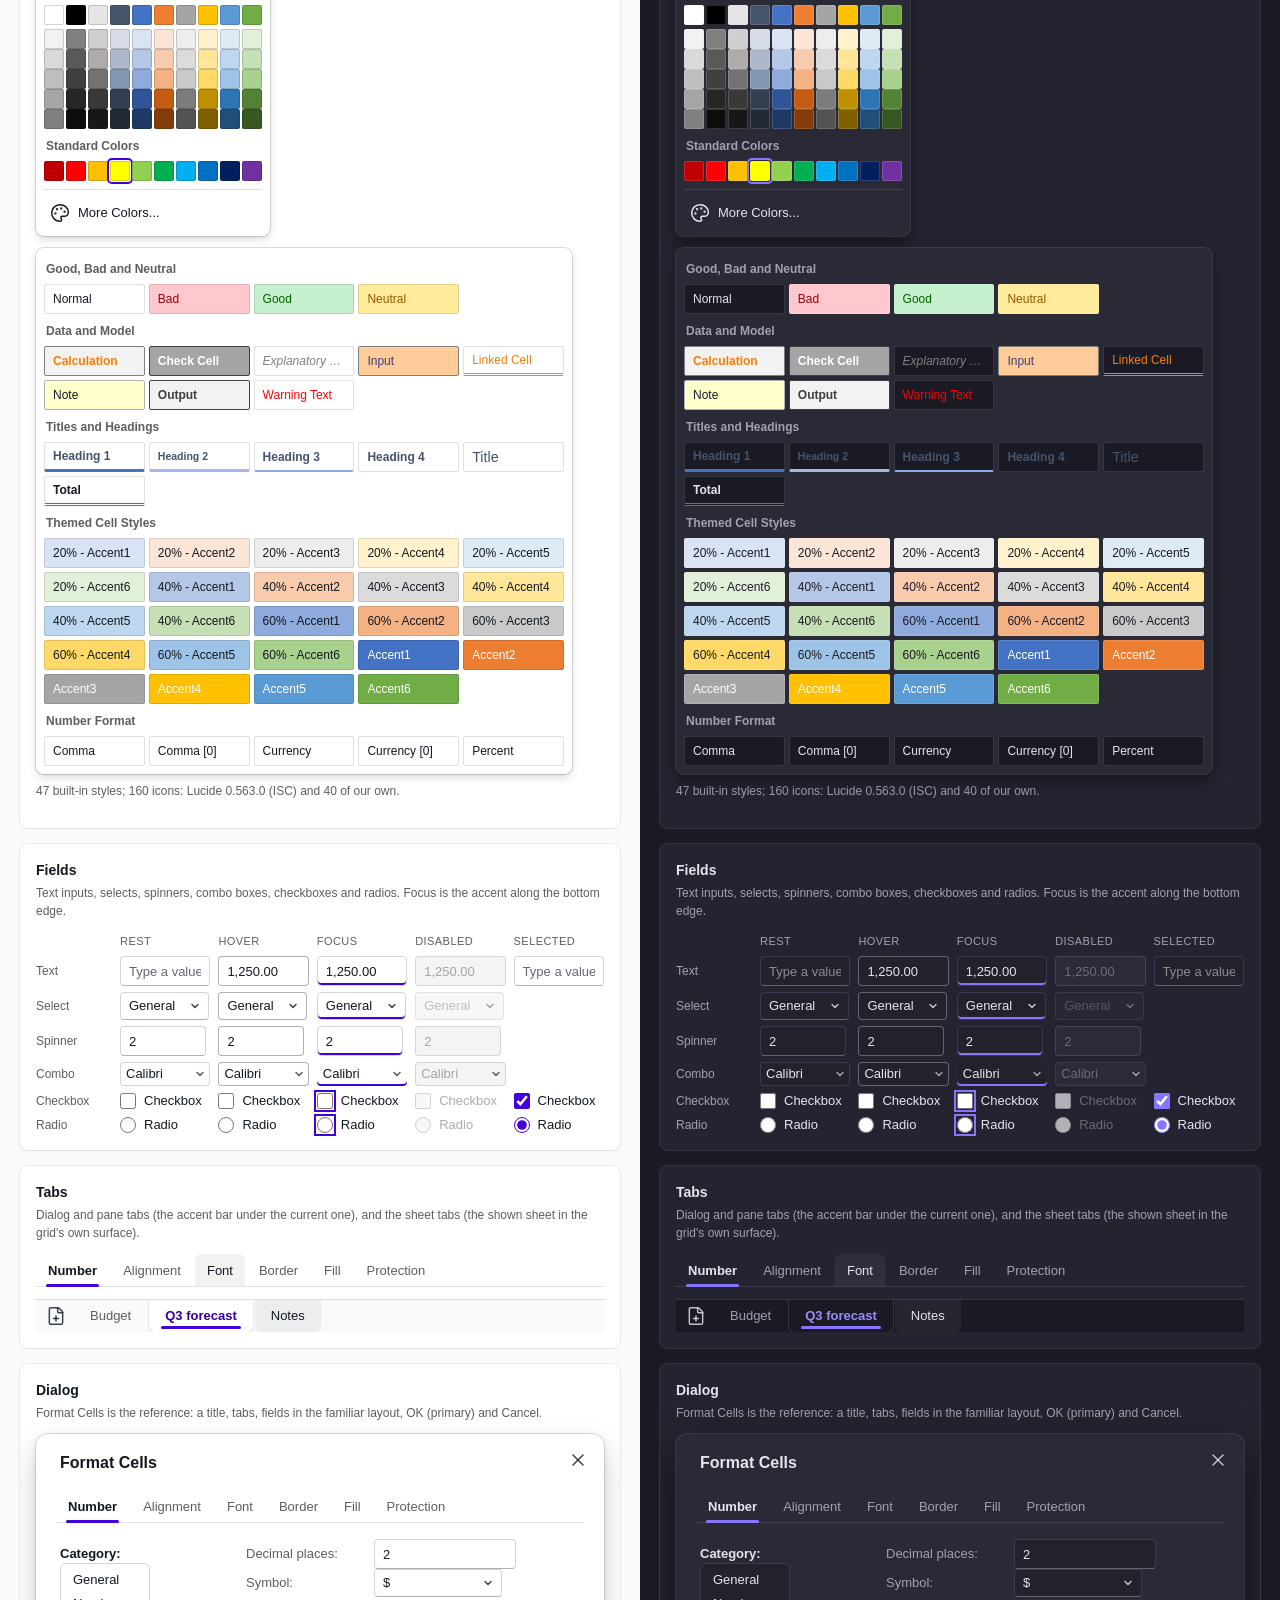
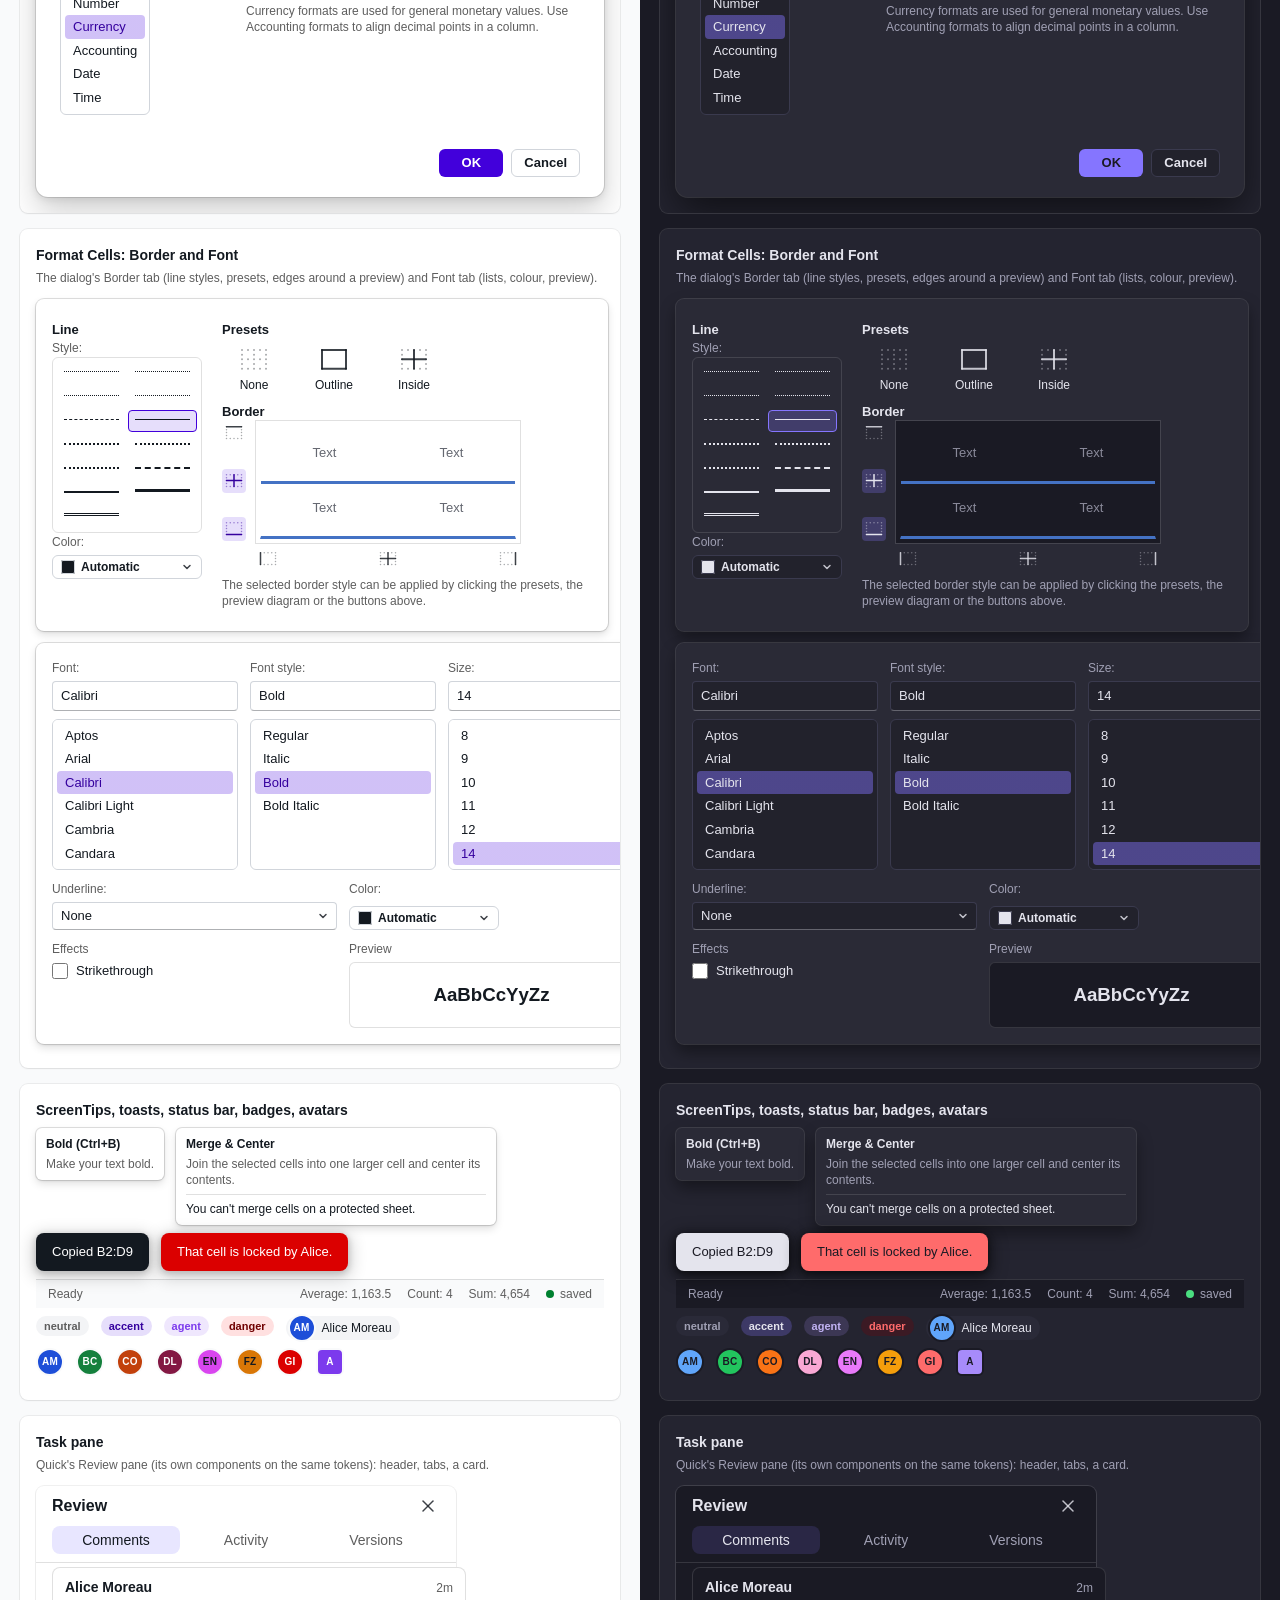
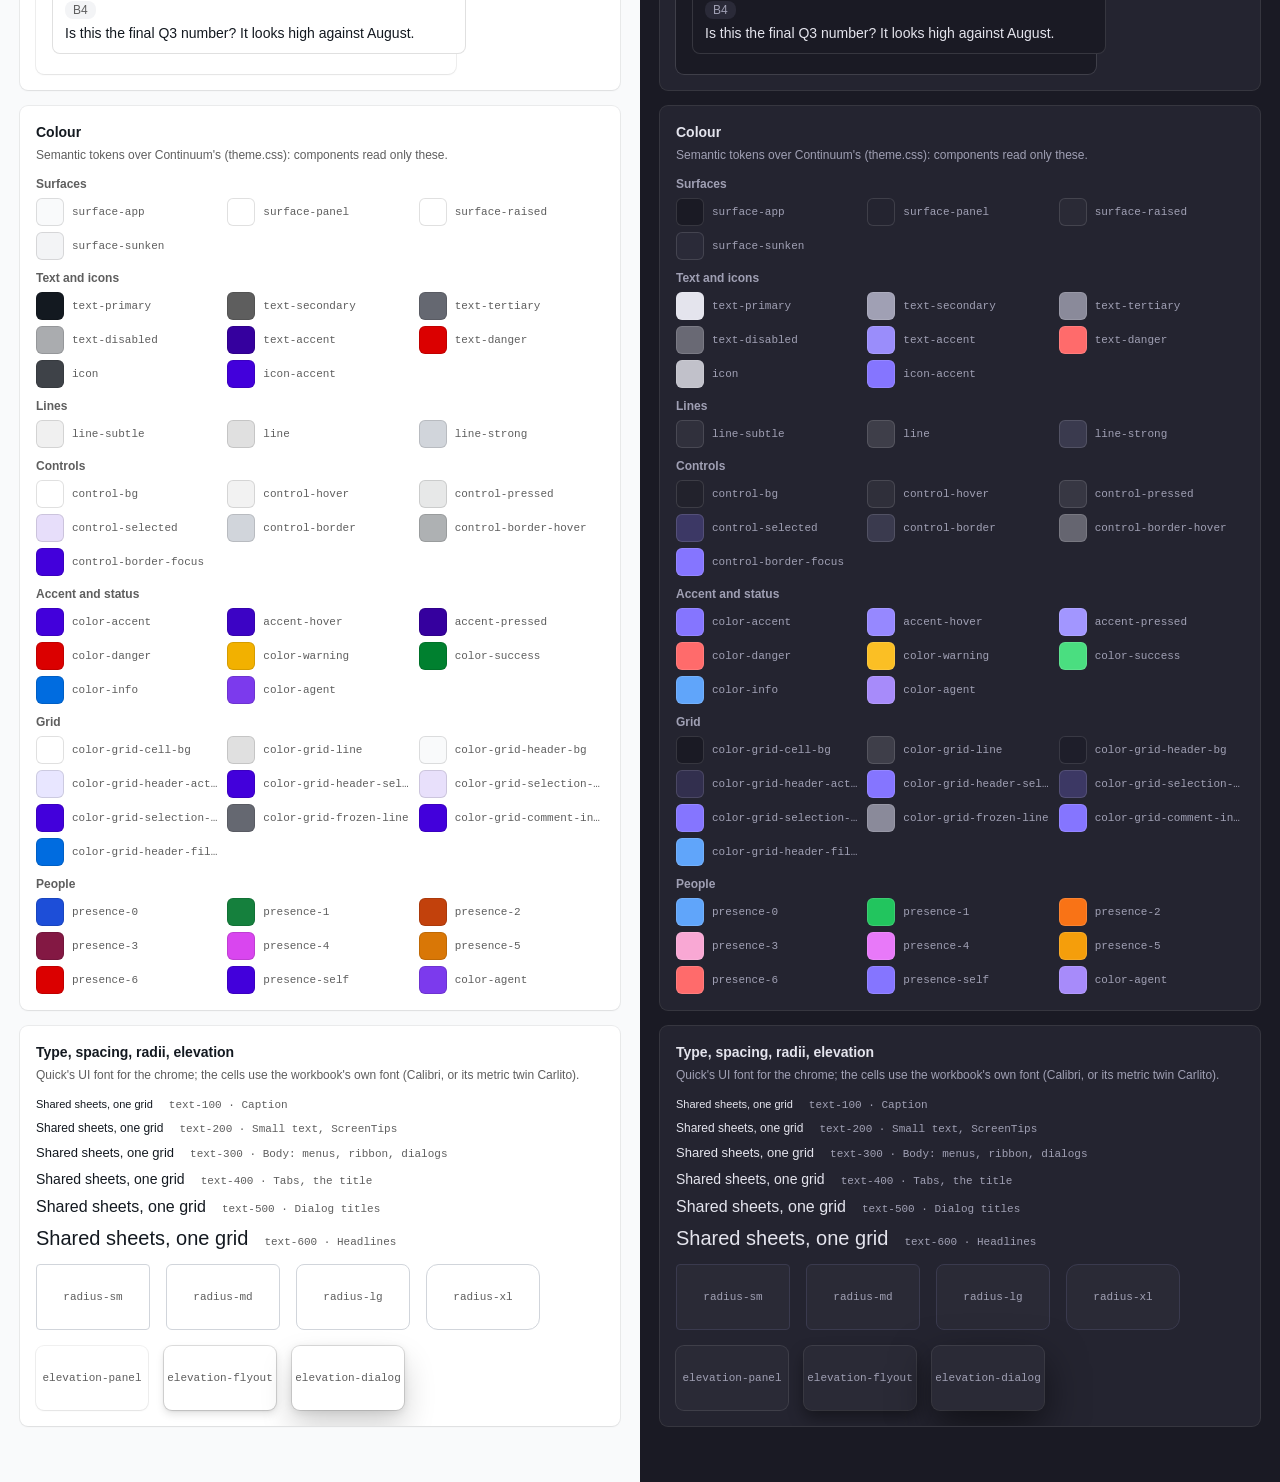
<file: docs/design-review/build-2/preview/design.html>
<!doctype html>
<html lang="en">
  <head>
    <meta charset="utf-8" />
    <meta name="viewport" content="width=device-width, initial-scale=1" />
    <title>RustSheet design system</title>
    <script type="module" crossorigin src="./assets/design-B9PiuekH.js"></script>
    <link rel="modulepreload" crossorigin href="./assets/color-vsqOMuXu.js">
    <link rel="stylesheet" crossorigin href="./assets/color-C4iOZjMz.css">
    <link rel="stylesheet" crossorigin href="./assets/design-1bZEdr6f.css">
  </head>
  <body></body>
</html>
</file>
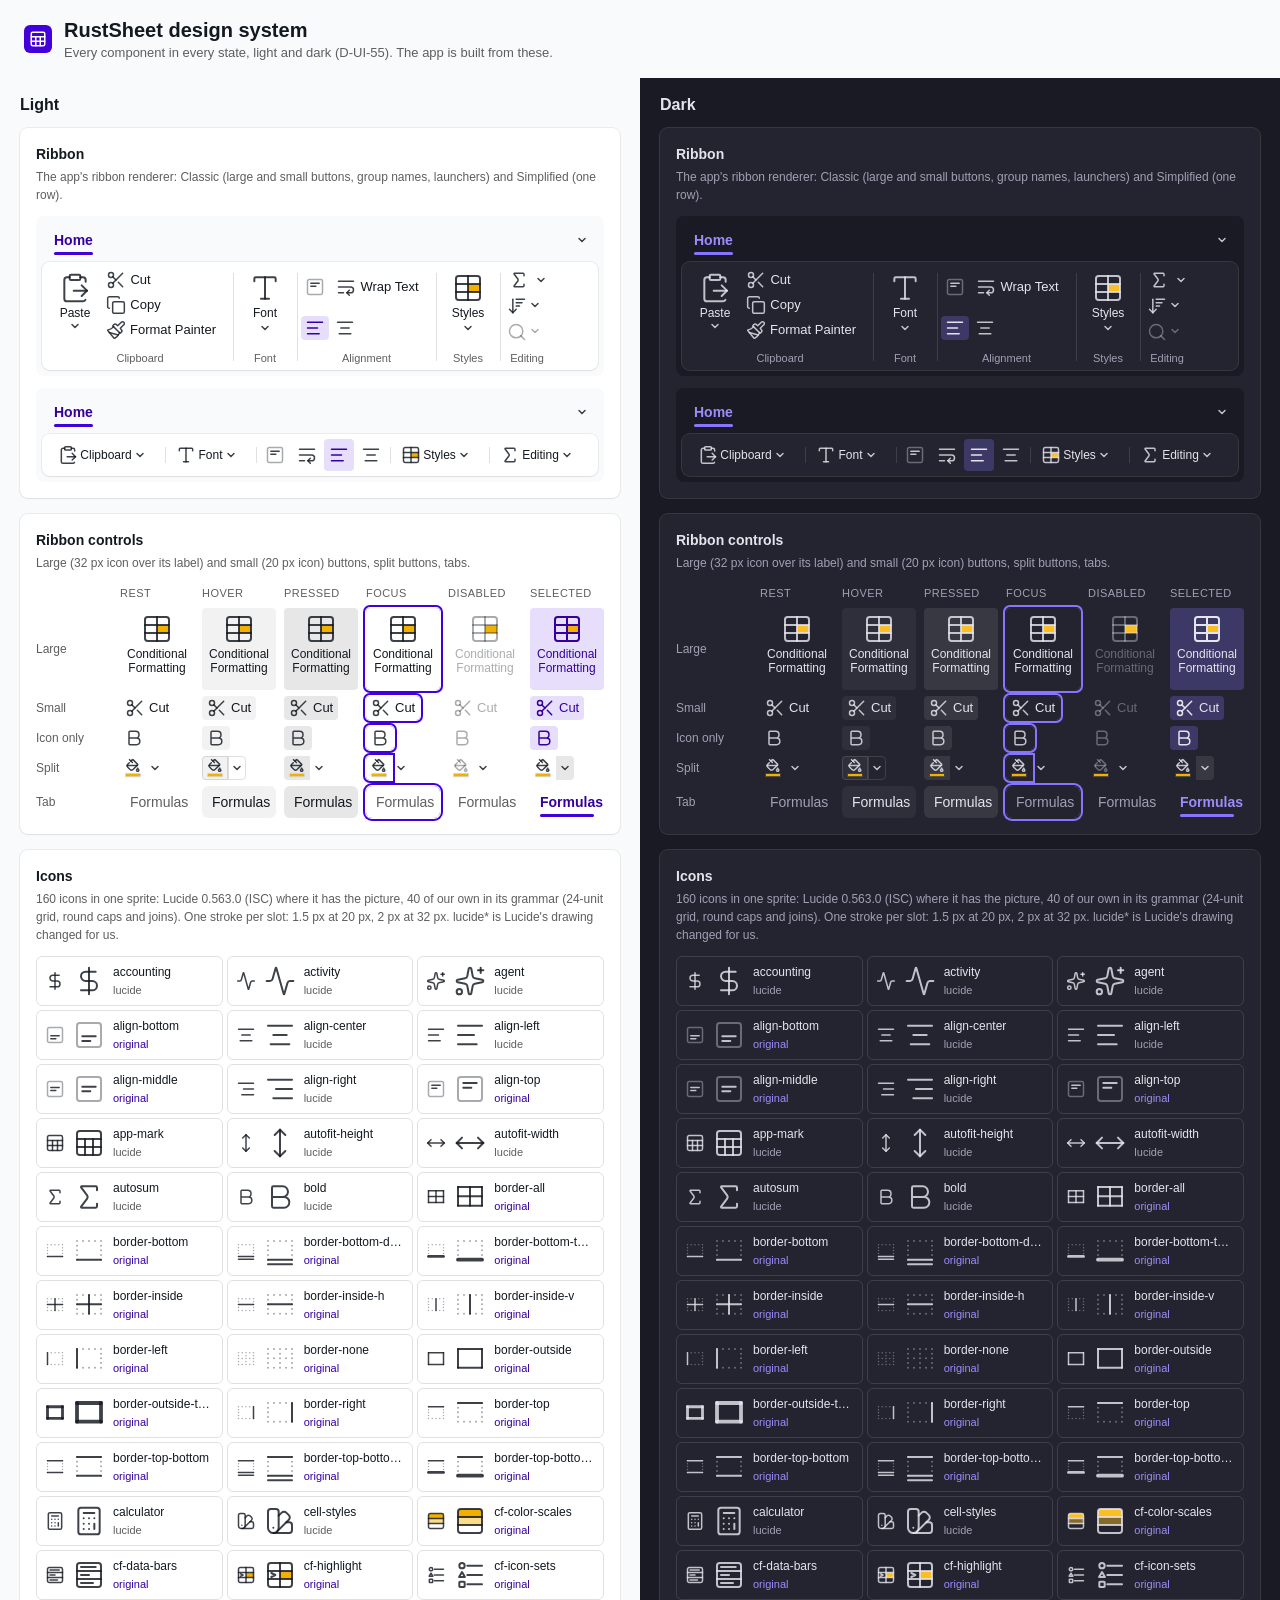
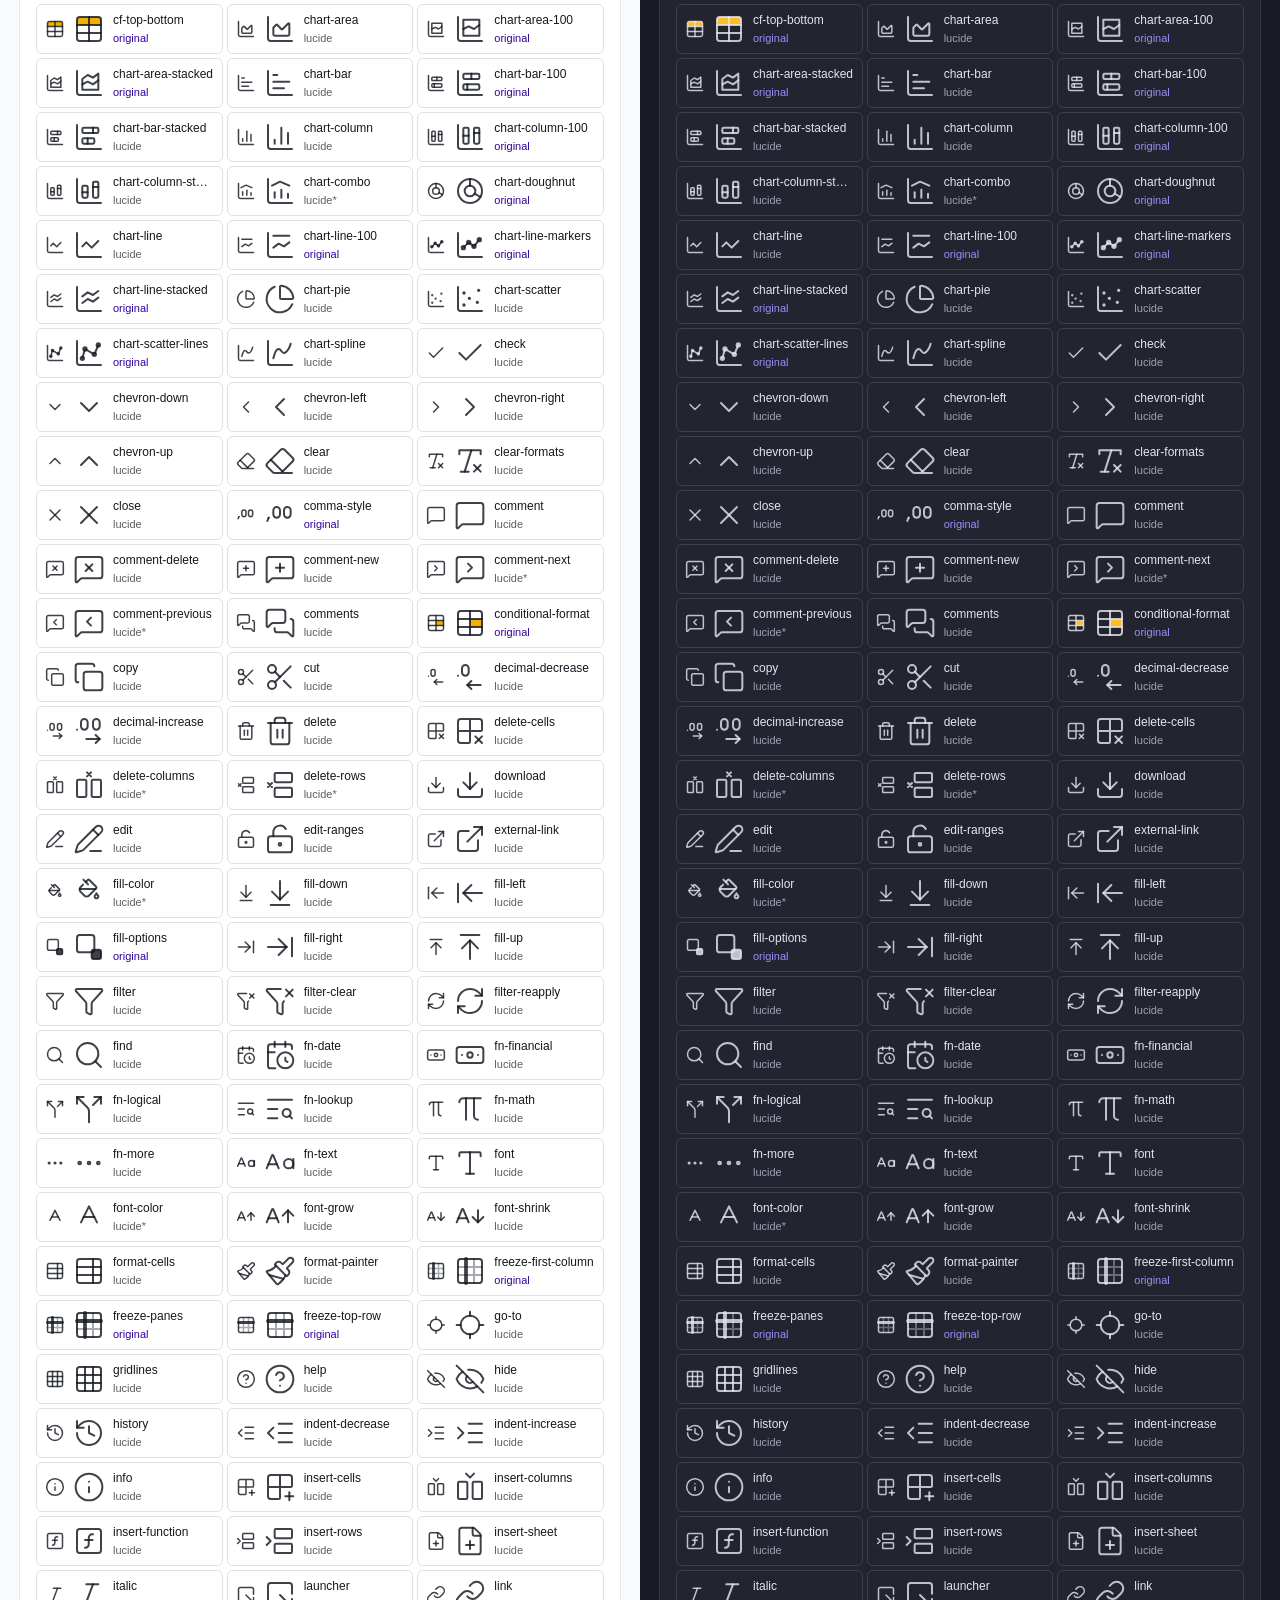
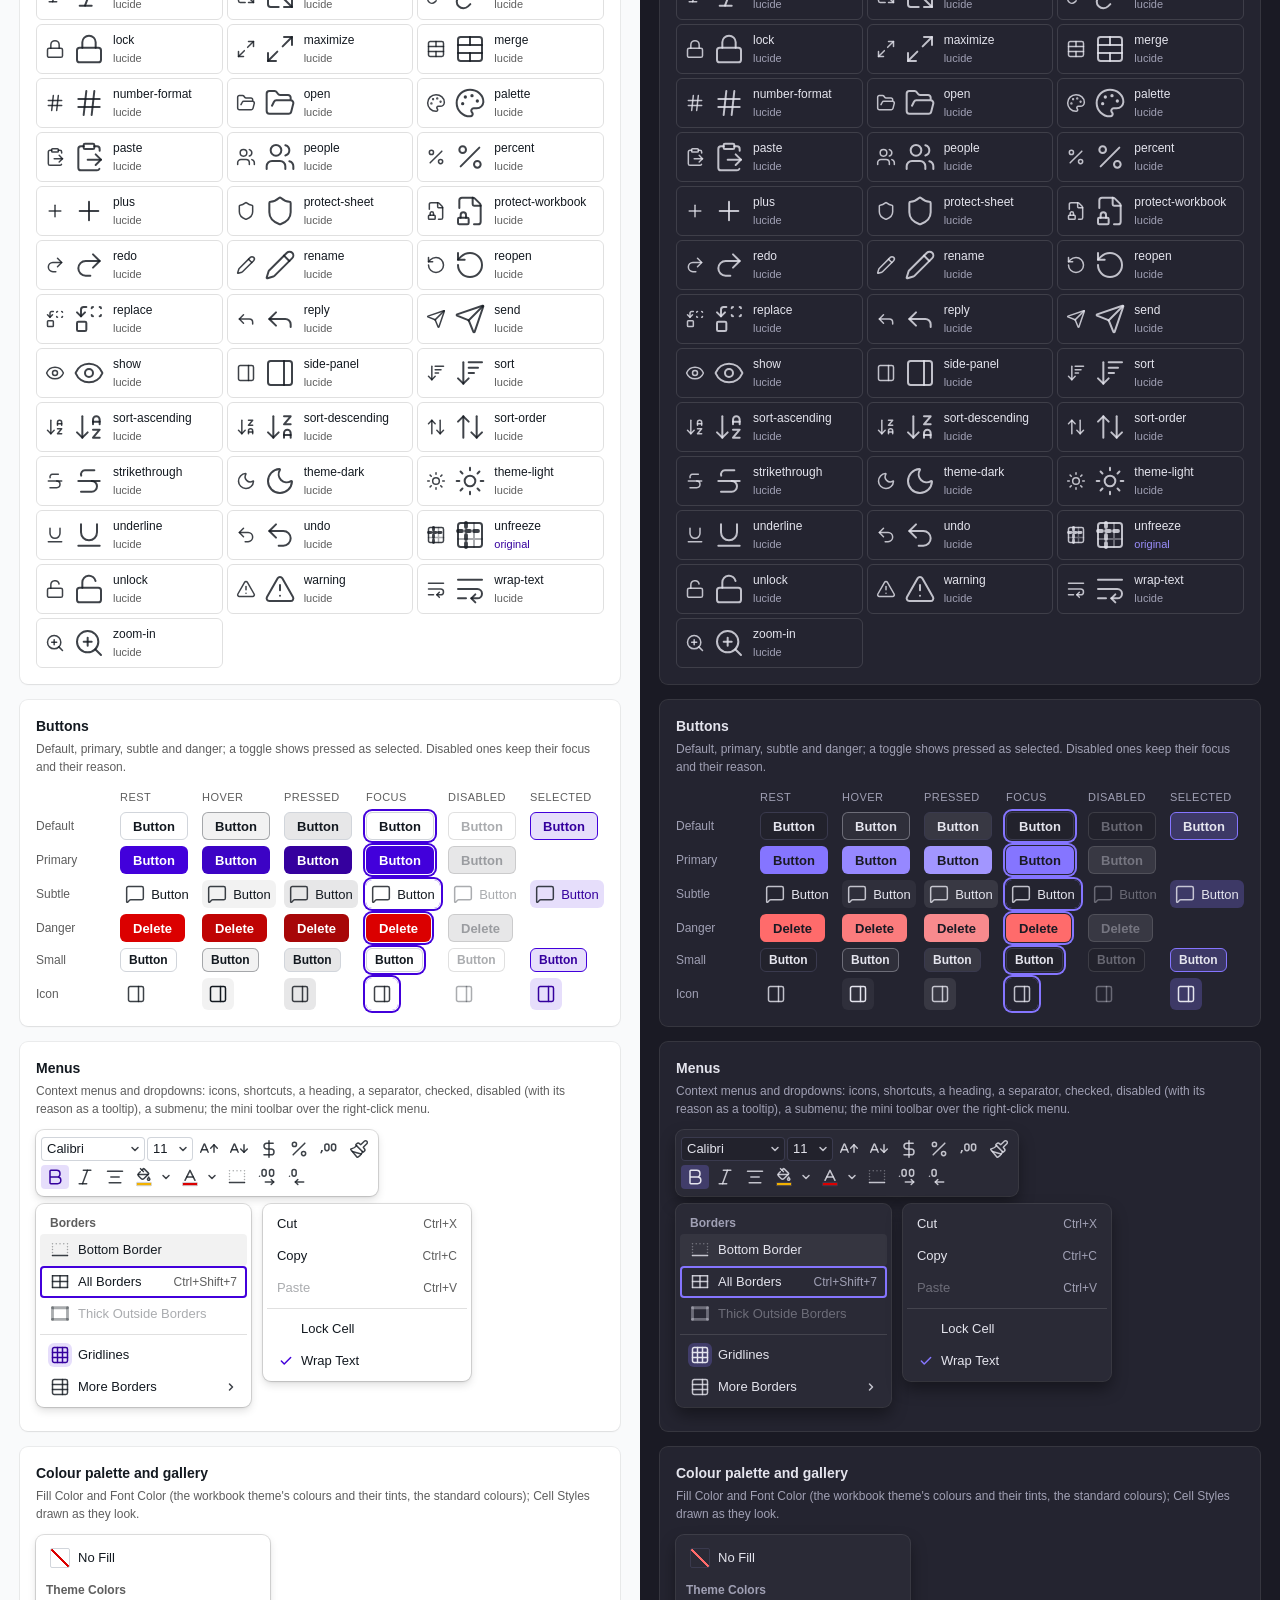
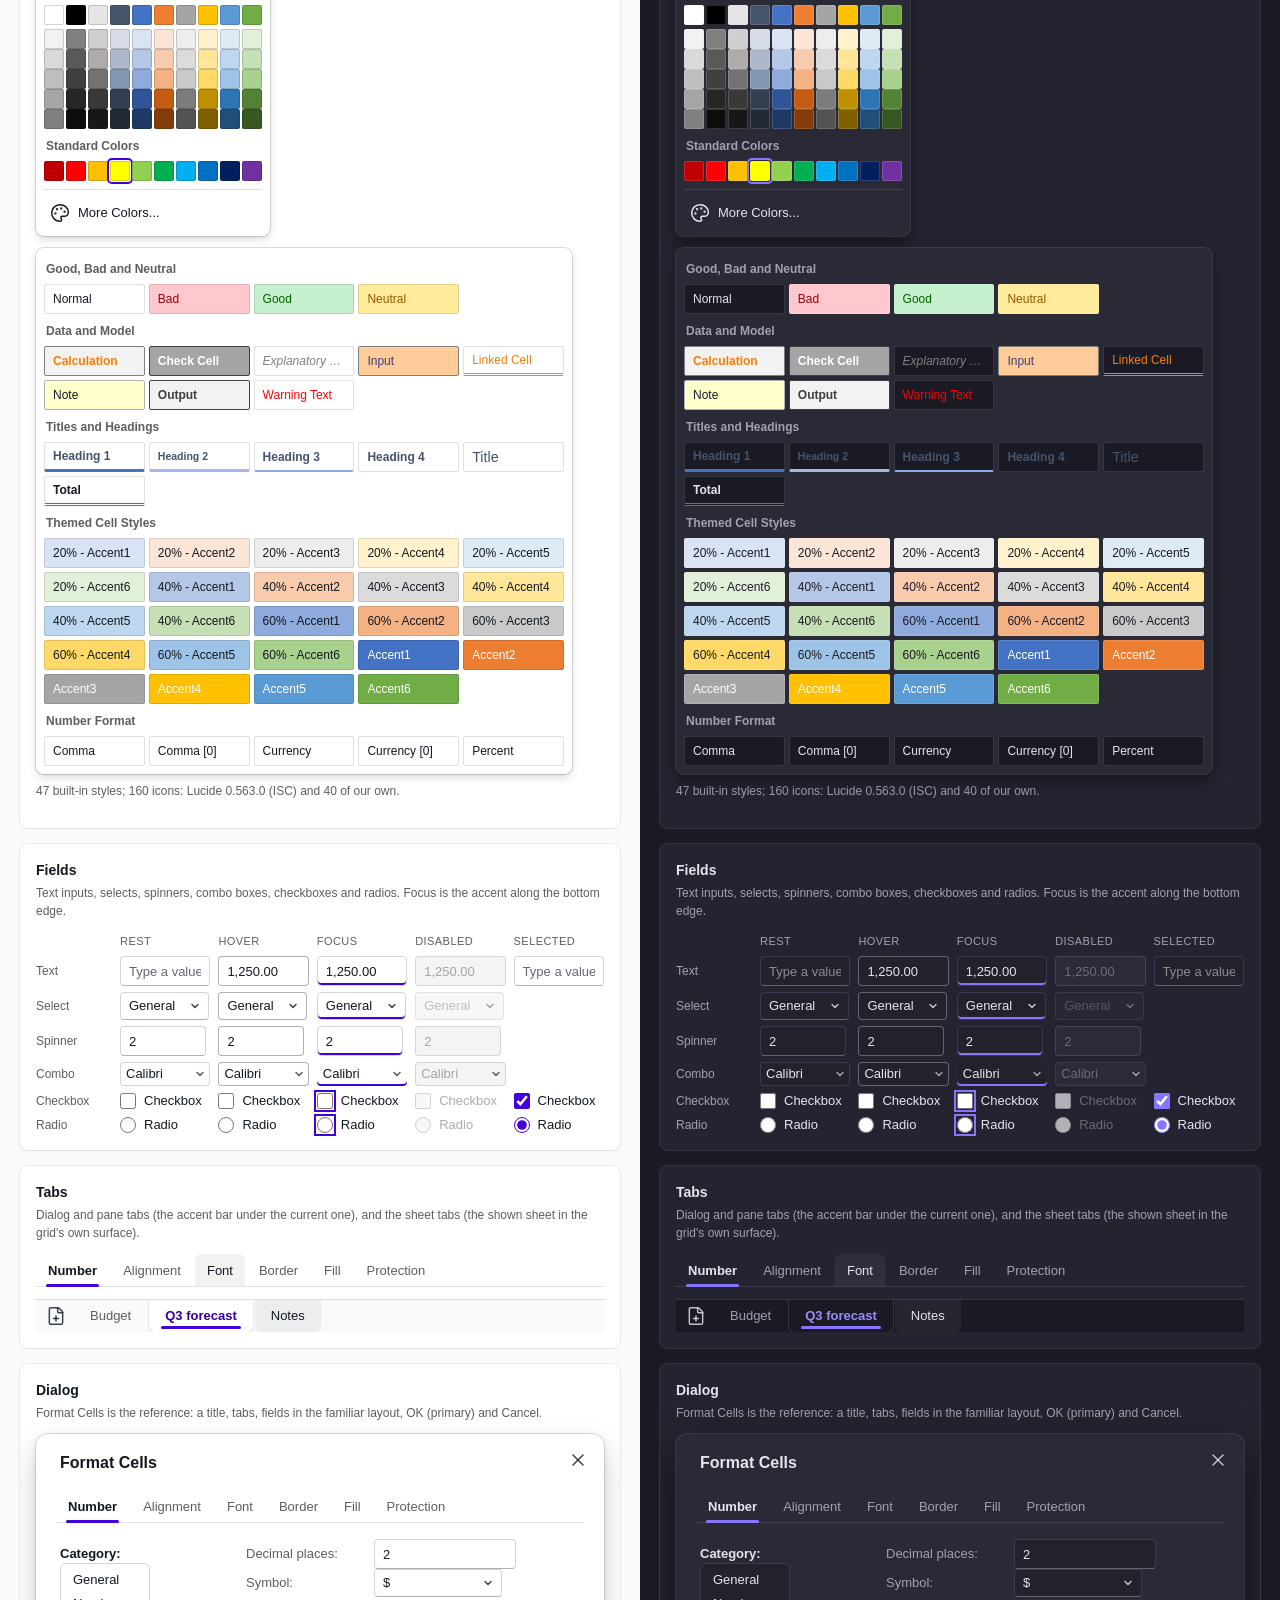
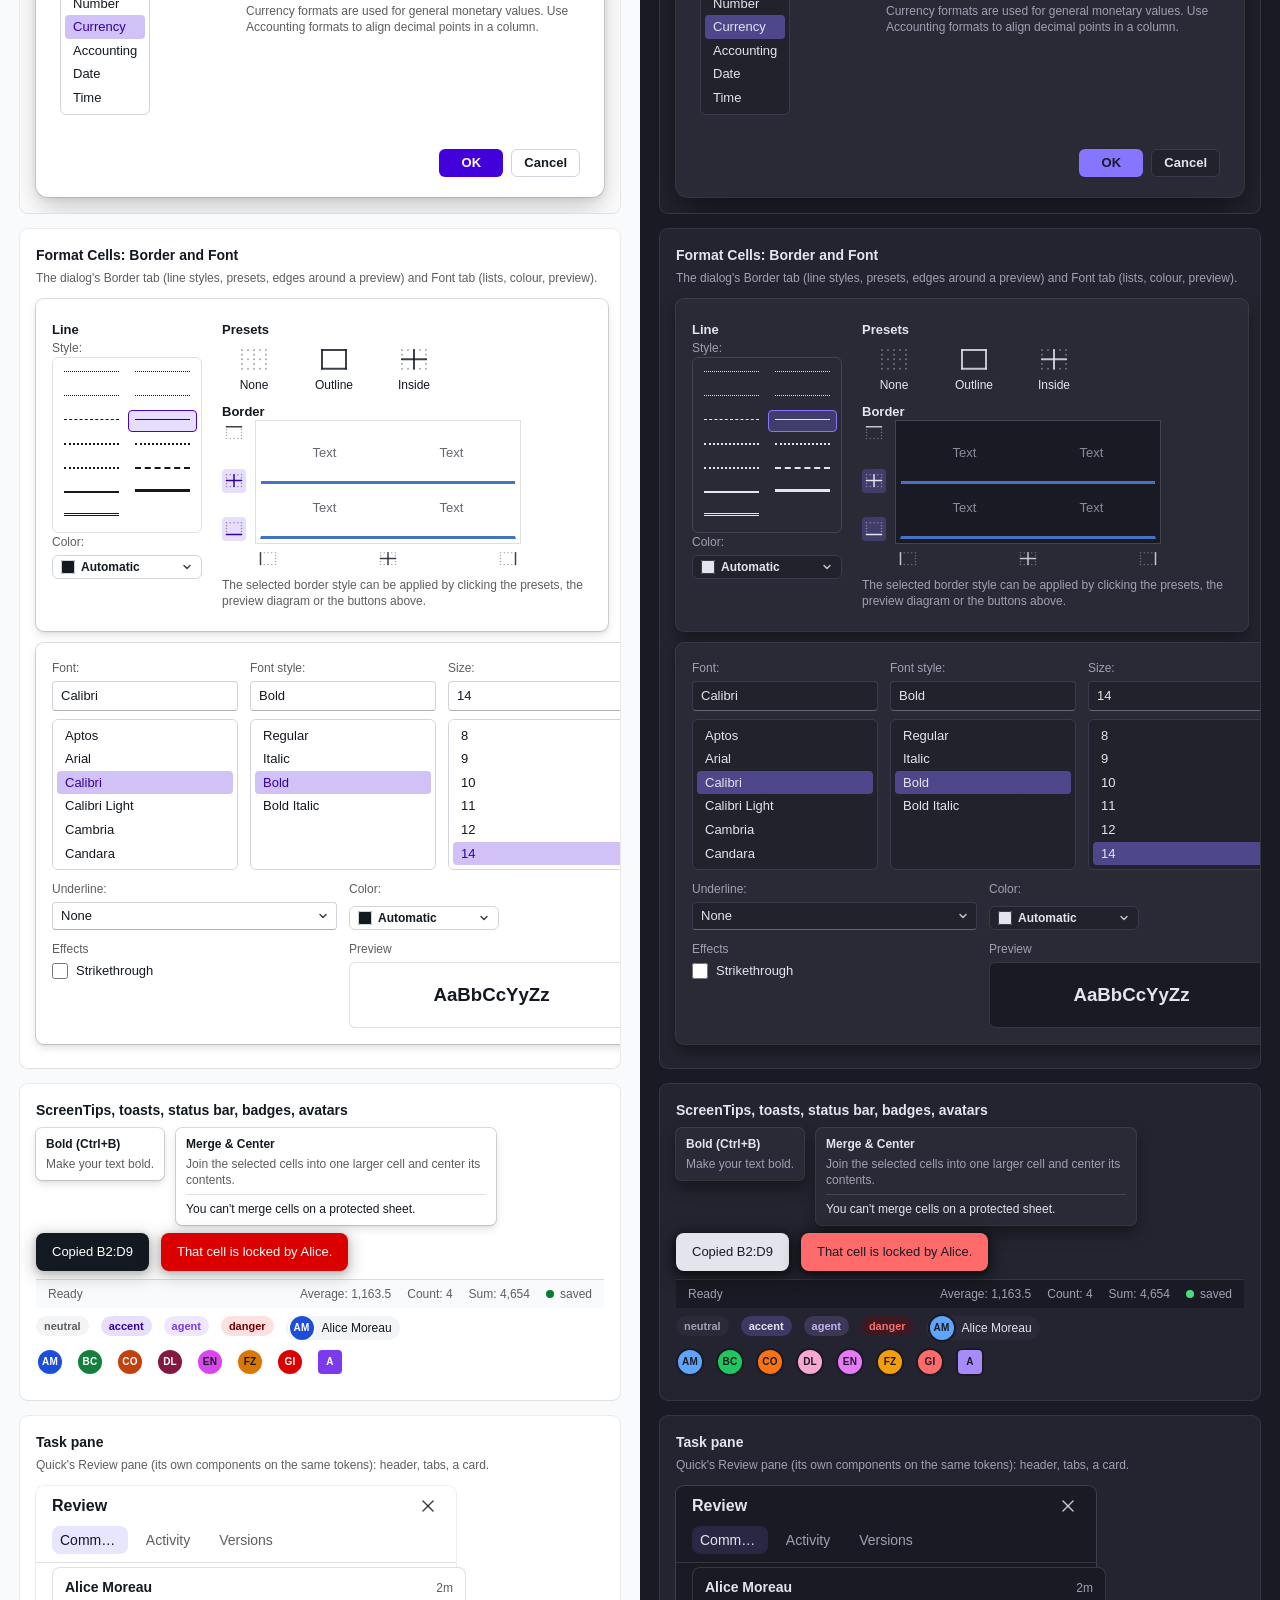
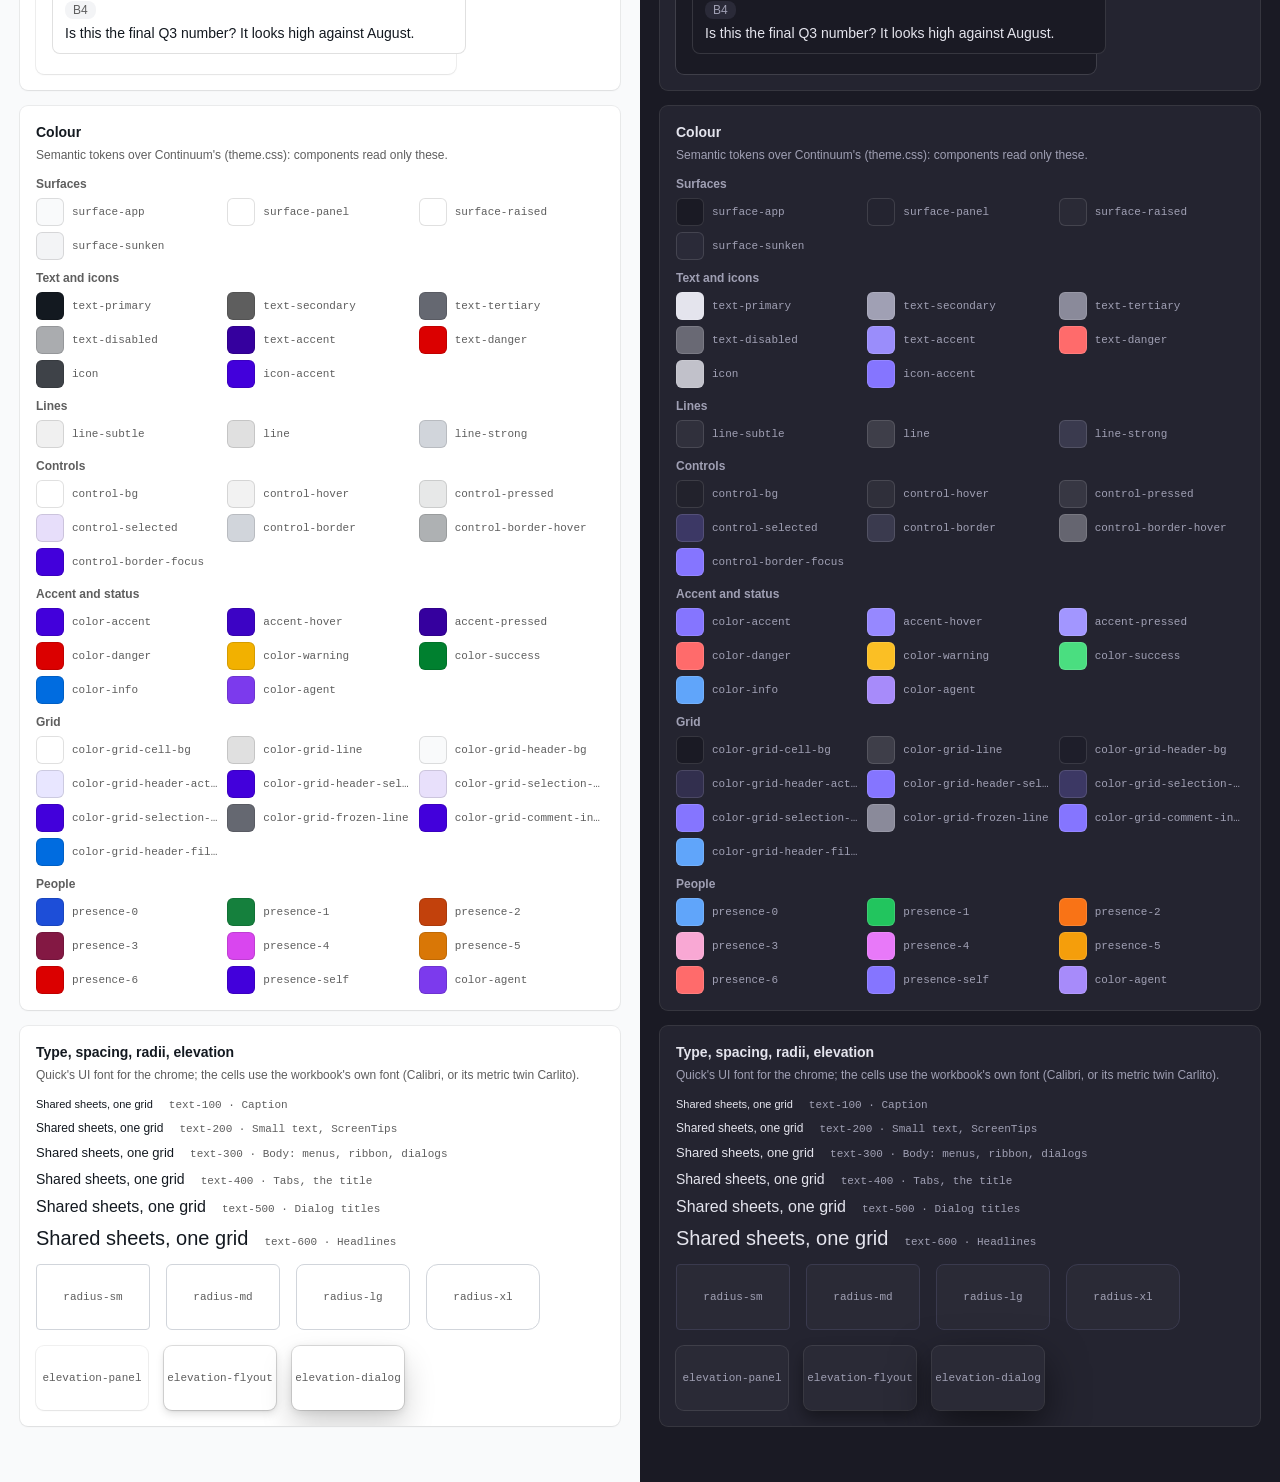
<file: docs/design-review/build-3/preview/design.html>
<!doctype html>
<html lang="en">
  <head>
    <meta charset="utf-8" />
    <meta name="viewport" content="width=device-width, initial-scale=1" />
    <title>RustSheet design system</title>
    <script type="module" crossorigin src="./assets/design-BbqkyfCE.js"></script>
    <link rel="modulepreload" crossorigin href="./assets/color-5xv6zmT9.js">
    <link rel="stylesheet" crossorigin href="./assets/color-iE6DN1rH.css">
    <link rel="stylesheet" crossorigin href="./assets/design-1bZEdr6f.css">
  </head>
  <body></body>
</html>
</file>
<file: docs/design-review/build-0/assets/color-DTNhYjx9.css>
.qs-theme{font-family:var(--qs-font-sans);color:var(--qs-primary-foreground)}.cs-review{width:420px;background:var(--qs-content)}.cs-review__header{display:flex;align-items:center;justify-content:space-between;padding:8px 16px 4px}.cs-review__title{margin:0;font-size:16px;font-weight:600}.cs-review__close{border:0;background:transparent;color:var(--qs-secondary-foreground);font-size:18px;line-height:1;cursor:pointer;border-radius:var(--qs-radius-sm);padding:2px 6px}.cs-review__close:hover{background:var(--qs-action-hover)}.cs-review__tabs{container-type:inline-size;position:sticky;z-index:1;top:0;display:flex;gap:2px;padding:4px 16px;padding-block-end:calc(var(--qs-spacing) * 2);border-block-end:1px solid var(--qs-divider);background:var(--qs-content)}.cs-review__tab{display:inline-flex;align-items:center;gap:4px;min-width:0;flex:1 1 auto;justify-content:center;padding:6px 8px;border:0;border-radius:var(--qs-radius-lg);background:transparent;color:var(--qs-secondary-foreground);font:500 14px var(--qs-font-sans);cursor:pointer}.cs-review__tab:hover{background:var(--qs-action-hover)}.cs-review__tab[aria-selected=true]{color:var(--qs-primary-foreground);background:var(--qs-primary-light)}.cs-review__tab svg{flex:none;width:12px;height:12px}.cs-review__tab.is-icon{flex:0 0 auto;padding-inline:10px}.cs-review__tab.is-icon .cs-review__tab-label{display:none}.cs-review__tab-label{overflow:hidden;min-width:0;text-overflow:ellipsis;white-space:nowrap}.cs-review__count{flex:none;min-width:1.85rem;padding:0 6px;border-radius:999px;background:var(--qs-divider);color:var(--qs-primary-foreground);font-size:var(--qs-text-xs);text-align:center}@container (max-width: 300px){.cs-review__tab-label{display:none}}.cs-review__body{flex:1;min-height:0;overflow:auto}.cs-review__content{display:flex;flex-direction:column;gap:.625rem;padding:calc(var(--qs-spacing) * 1) 16px calc(var(--qs-spacing) * 5)}.qs-theme .cs-sr-heading{position:absolute;width:1px;height:1px;overflow:hidden;clip:rect(0 0 0 0);white-space:nowrap}.qs-theme :focus-visible{outline:2px solid var(--qs-primary-default);outline-offset:2px}.qs-list{display:flex;flex-direction:column;gap:6px}.qs-card{display:grid;grid-template-columns:minmax(0,1fr) auto;align-items:start;row-gap:calc(var(--qs-spacing) * 1);padding:10px 12px;border:1px solid var(--qs-divider);border-radius:var(--qs-radius-lg);background:var(--qs-content);text-align:left;color:inherit;font:inherit;width:100%}.qs-card[role=button]{cursor:pointer}.qs-card[role=button]:hover{background:var(--qs-action-hover)}.qs-card__title{grid-column:1 / -1;display:flex;align-items:baseline;gap:calc(var(--qs-spacing) * 2);width:100%;min-width:0}.qs-card__author{display:flex;overflow:hidden;min-width:0;gap:calc(var(--qs-spacing) * 1);white-space:nowrap;font-size:var(--qs-text-sm);font-weight:600}.qs-card__author-name{overflow:hidden;min-width:0;text-overflow:ellipsis}.qs-time{flex-shrink:0;margin-inline-start:auto;color:var(--qs-secondary-foreground);font-size:var(--qs-text-xs);font-weight:400;white-space:nowrap}.qs-card__body{grid-column:1;grid-row:2;min-width:0;display:flex;flex-direction:column;align-items:flex-start;gap:calc(var(--qs-spacing) * 1)}.qs-card__trail{grid-column:2;grid-row:2;align-self:center;color:var(--qs-secondary-foreground)}.qs-comments{display:flex;flex-direction:column;gap:calc(var(--qs-spacing) * 2)}.qs-toolbar{display:flex;justify-content:flex-end}.qs-quote{overflow:hidden;max-width:100%;padding:0 calc(var(--qs-spacing) * 2);border-radius:var(--qs-radius-lg);background:var(--qs-neutral-lightest);color:var(--qs-secondary-foreground);font-size:var(--qs-text-xs);text-overflow:ellipsis;white-space:nowrap}.qs-content{display:-webkit-box;overflow:hidden;color:var(--qs-primary-foreground);font-size:var(--qs-text-sm);line-height:1.45;overflow-wrap:anywhere;-webkit-box-orient:vertical;-webkit-line-clamp:3}.qs-meta{color:var(--qs-secondary-foreground);font-size:var(--qs-text-xs)}.qs-error{color:var(--qs-error-default);font-size:var(--qs-text-xs)}.qs-empty{display:flex;flex-direction:column;gap:calc(var(--qs-spacing) * 1);padding-block:calc(var(--qs-spacing) * 4);text-align:center}.qs-empty__title{margin:0;font-size:var(--qs-text-sm);font-weight:600}.qs-none{margin:0;color:var(--qs-secondary-foreground);font-size:var(--qs-text-xs)}.qs-resolved{display:flex;flex-direction:column;align-items:stretch;gap:calc(var(--qs-spacing) * 2)}.qs-resolved>button{align-self:flex-start}.qs-chevron{display:inline-block;transition:transform .15s ease}[data-open=true]>.qs-chevron,[aria-expanded=true]>.qs-chevron{transform:rotate(180deg)}@media(prefers-reduced-motion:reduce){.qs-chevron{transition:none}}.qs-btn{display:inline-flex;align-items:center;gap:4px;padding:3px 10px;border:1px solid var(--qs-divider);border-radius:var(--qs-radius-lg);background:transparent;color:var(--qs-primary-foreground);font:500 var(--qs-text-xs) var(--qs-font-sans);cursor:pointer}.qs-btn:hover{background:var(--qs-action-hover)}.qs-btn--ghost{border-color:transparent}.qs-btn--primary{border-color:var(--qs-primary-default);background:var(--qs-primary-default);color:var(--qs-primary-inverse)}.qs-btn--primary:hover{background:var(--qs-primary-dark)}.qs-btn--destructive{border-color:var(--qs-error-default);color:var(--qs-error-default)}.qs-btn:disabled{opacity:.5;cursor:default}.qs-icon-btn{display:inline-flex;align-items:center;justify-content:center;width:24px;height:24px;border:0;border-radius:var(--qs-radius-sm);background:transparent;color:var(--qs-secondary-foreground);cursor:pointer;font-size:13px}.qs-icon-btn:hover{background:var(--qs-action-hover);color:var(--qs-primary-foreground)}.qs-menu{position:absolute;z-index:30;min-width:180px;padding:4px;border:1px solid var(--qs-divider);border-radius:var(--qs-radius-lg);background:var(--qs-content);box-shadow:var(--qs-shadow-lg)}.qs-menu__label{padding:4px 8px;color:var(--qs-secondary-foreground);font-size:var(--qs-text-xs)}.qs-menu__item{display:flex;gap:6px;width:100%;padding:6px 8px;border:0;border-radius:var(--qs-radius-sm);background:transparent;color:inherit;font:inherit;font-size:var(--qs-text-sm);text-align:left;cursor:pointer}.qs-menu__item:hover{background:var(--qs-action-hover)}.qs-field{display:flex;flex-direction:column;border:1px solid var(--qs-divider);border-radius:var(--qs-radius-lg);background:var(--qs-content)}.qs-field textarea{min-height:2.6em;padding:8px 10px;border:0;border-radius:var(--qs-radius-lg) var(--qs-radius-lg) 0 0;background:transparent;color:inherit;font:var(--qs-text-sm)/1.45 var(--qs-font-sans);resize:vertical}.qs-field textarea:focus{outline:none}.qs-field:focus-within{border-color:var(--qs-primary-default)}.qs-field__bar{display:flex;align-items:center;justify-content:space-between;gap:6px;padding:4px 6px 6px 10px}.qs-hint{color:var(--qs-secondary-foreground);font-size:var(--qs-text-xs)}.qs-send{display:inline-flex;align-items:center;justify-content:center;width:26px;height:26px;border:0;border-radius:var(--qs-radius-sm);background:var(--qs-primary-default);color:var(--qs-primary-inverse);cursor:pointer;font-size:14px}.qs-send:disabled{opacity:.4;cursor:default}.qs-popover[hidden],.qs-menu[hidden],.qs-card[hidden]{display:none}.qs-popover{position:absolute;z-index:25;display:flex;flex-direction:column;gap:calc(var(--qs-spacing) * 2);width:20rem;max-width:calc(100% - 16px);padding:10px 12px;border:1px solid var(--qs-divider);border-radius:var(--qs-radius-lg);background:var(--qs-content);color:var(--qs-primary-foreground);box-shadow:var(--qs-shadow-lg);font-family:var(--qs-font-sans)}.qs-popover__header{display:flex;align-items:center;justify-content:space-between;gap:calc(var(--qs-spacing) * 2)}.qs-popover__title{display:inline-flex;gap:4px;font-size:var(--qs-text-sm);font-weight:500}.qs-popover blockquote{margin:0;padding-left:calc(var(--qs-spacing) * 2);border-left:2px solid var(--qs-divider);color:var(--qs-secondary-foreground);font-size:var(--qs-text-sm);line-height:1.4;display:-webkit-box;overflow:hidden;-webkit-box-orient:vertical;-webkit-line-clamp:2}.qs-thread{overflow-y:auto;max-height:min(18rem,50vh);margin:0 -4px;padding:0 4px}.qs-comment{padding:calc(var(--qs-spacing) * 2) 0}.qs-comment+.qs-comment{border-top:1px solid var(--qs-divider-light)}.qs-comment p{margin:4px 0 0;color:var(--qs-primary-foreground);font-size:var(--qs-text-sm);line-height:1.45;white-space:pre-wrap;word-break:break-word}.qs-comment--reply{padding-left:calc(var(--qs-spacing) * 3)}.qs-comment__meta{display:flex;align-items:center;gap:calc(var(--qs-spacing) * 2);font-size:var(--qs-text-xs)}.qs-comment__meta time{color:var(--qs-secondary-foreground)}.qs-comment__actions{display:inline-flex;gap:4px;margin-left:auto;opacity:0}.qs-comment:hover .qs-comment__actions,.qs-comment:focus-within .qs-comment__actions{opacity:1}.qs-status{display:inline-flex;gap:4px;color:var(--qs-secondary-foreground);font-size:var(--qs-text-xs)}.qs-thread-actions{display:flex;justify-content:flex-end}.qs-chip{display:inline-flex;align-items:center;gap:4px;min-width:0;vertical-align:middle}.qs-chip__name{overflow:hidden;color:var(--qs-primary-foreground);font-weight:500;text-overflow:ellipsis;white-space:nowrap}.qs-chip__you{color:var(--qs-secondary-foreground);font-size:var(--qs-text-xs);font-weight:400}.qs-avatar{display:inline-flex;align-items:center;justify-content:center;flex:none;width:20px;height:20px;border-radius:50%;background:var(--qs-avatar-bg, var(--qs-secondary-foreground));color:var(--qs-avatar-ink, var(--qs-content));font-size:9px;font-weight:600}.qs-avatar--agent{background:var(--qs-avatar-bg, var(--qs-agent))}.qs-avatar--neutral{background:var(--qs-neutral-lightest);color:var(--qs-secondary-foreground)}.qs-feed,.qs-days{display:flex;flex-direction:column;gap:calc(var(--qs-spacing) * 2)}.qs-day{overflow:hidden;border:1px solid var(--qs-divider);border-radius:var(--qs-radius-xl);background:var(--qs-content)}.qs-day__heading{display:flex;flex-direction:column;gap:0;padding:calc(var(--qs-spacing) * 3) calc(var(--qs-spacing) * 3) calc(var(--qs-spacing) * 1)}.qs-day__title{margin:0;color:var(--qs-primary-foreground);font-size:var(--qs-text-sm);font-weight:600}.qs-day__count{margin:0;color:var(--qs-secondary-foreground);font-size:var(--qs-text-xs)}.qs-rows{display:flex;flex-direction:column;gap:0;padding:0 0 calc(var(--qs-spacing) * 1)}.qs-rows>*+*{border-top:1px solid var(--qs-divider)}.qs-row__header{display:flex;align-items:flex-start;gap:calc(var(--qs-spacing) * 2);padding:calc(var(--qs-spacing) * 2) calc(var(--qs-spacing) * 3)}.qs-row__header[data-expandable=true]{cursor:pointer}.qs-row__header[data-expandable=true]:hover{background:var(--qs-action-hover)}.qs-row__media{padding-top:.125rem}.qs-row__content{display:flex;flex-direction:column;min-width:0;flex:1;gap:.125rem}.qs-row__title{display:flex;flex-wrap:wrap;gap:4px;color:var(--qs-primary-foreground);font-size:var(--qs-text-sm);font-weight:400;line-height:1.35}.qs-who{font-weight:600}.qs-row__meta{overflow:hidden;color:var(--qs-secondary-foreground);font-size:var(--qs-text-xs);font-variant-numeric:tabular-nums;text-overflow:ellipsis;white-space:nowrap}.qs-row__actions{display:flex;gap:4px}.qs-detail{display:flex;flex-direction:column;gap:calc(var(--qs-spacing) * 2);padding:0 calc(var(--qs-spacing) * 3) calc(var(--qs-spacing) * 3) 2.75rem}.qs-effect{display:flex;flex-direction:column;gap:4px;padding-left:calc(var(--qs-spacing) * 2);border-left:2px solid var(--qs-divider)}.qs-effect__head{display:flex;align-items:center;gap:6px}.qs-effect__cell{border:0;padding:0;background:transparent;color:var(--qs-secondary-foreground);font:var(--qs-text-xs) var(--qs-font-sans);cursor:pointer;text-decoration:underline dotted}.qs-removed,.qs-added{display:-webkit-box;overflow:hidden;font-size:var(--qs-text-sm);line-height:1.45;-webkit-box-orient:vertical;-webkit-line-clamp:4;overflow-wrap:anywhere}.qs-removed{color:var(--qs-error-dark);text-decoration:line-through}.qs-added{color:var(--qs-success-dark)}.qs-badge{display:inline-flex;padding:0 6px;border-radius:999px;font-size:11px;font-weight:500}.qs-badge--success{background:var(--qs-success-light);color:var(--qs-success-dark)}.qs-badge--error{background:var(--qs-error-light);color:var(--qs-error-dark)}.qs-badge--neutral{background:var(--qs-neutral-lightest);color:var(--qs-secondary-foreground)}.qs-badge--warning{background:var(--qs-warning-light);color:var(--qs-warning-dark)}.qs-badge--primary{background:var(--qs-primary-light);color:var(--qs-primary-dark)}.qs-versions{display:flex;flex-direction:column;gap:.375rem}.qs-card--live{border-style:dashed;background:transparent}.qs-dot{display:inline-block;width:8px;height:8px;border-radius:50%;background:var(--qs-secondary-foreground)}.qs-dot--live{background:var(--qs-success-default);box-shadow:0 0 0 .1875rem var(--qs-success-light)}.qs-dot--primary{background:var(--qs-primary-default)}.qs-seq{color:var(--qs-secondary-foreground);font-size:var(--qs-text-xs);font-variant-numeric:tabular-nums;font-weight:600}.qs-authors{display:block;overflow:hidden;color:var(--qs-secondary-foreground);font-size:var(--qs-text-xs);text-overflow:ellipsis;white-space:nowrap}.qs-dialog{display:flex;flex-direction:column;gap:10px;width:min(720px,92vw);max-height:min(84vh,56.25rem);padding-bottom:14px;font-family:var(--qs-font-sans);color:var(--qs-primary-foreground)}.qs-dialog>:not(.cs-dialog__title){margin-inline:16px}.qs-dialog__controls{display:flex;flex-wrap:wrap;align-items:center;gap:calc(var(--qs-spacing) * 3)}.qs-dialog__tabs{display:inline-flex;gap:2px;padding:2px;border-radius:var(--qs-radius-lg);background:var(--qs-neutral-lightest)}.qs-dialog__tabs button{padding:4px 12px;border:0;border-radius:var(--qs-radius-sm);background:transparent;color:var(--qs-secondary-foreground);font:500 var(--qs-text-xs) var(--qs-font-sans);cursor:pointer}.qs-dialog__tabs button[aria-selected=true]{background:var(--qs-content);color:var(--qs-primary-foreground)}.qs-summary{display:inline-flex;gap:8px;margin-inline-start:auto;font-size:var(--qs-text-xs);font-weight:600;font-variant-numeric:tabular-nums}.qs-summary__added{color:var(--qs-success-default)}.qs-summary__removed{color:var(--qs-error-default)}.qs-body{min-height:10rem;flex:1;overflow:auto;border:1px solid var(--qs-divider);border-radius:var(--qs-radius-lg);background:var(--qs-main)}.qs-text,.qs-diff{margin:0;padding:calc(var(--qs-spacing) * 3);font:var(--qs-text-xs)/1.55 ui-monospace,SFMono-Regular,Menlo,Consolas,monospace;white-space:pre-wrap}.qs-diff__line{display:flex;gap:calc(var(--qs-spacing) * 2);padding-inline:calc(var(--qs-spacing) * 3)}.qs-diff__line--add{background:var(--qs-success-light)}.qs-diff__line--del{background:var(--qs-error-light);color:var(--qs-secondary-foreground);text-decoration:line-through}.qs-diff__gutter{width:1ch;user-select:none;color:var(--qs-secondary-foreground)}.qs-confirm{display:flex;flex-direction:column;gap:calc(var(--qs-spacing) * 2);padding:calc(var(--qs-spacing) * 3);border:1px solid var(--qs-primary-medium);border-radius:var(--qs-radius-lg);background:var(--qs-primary-light)}.qs-confirm__title{margin:0;font-size:var(--qs-text-sm);font-weight:600}.qs-confirm__body{margin:0;color:var(--qs-secondary-foreground);font-size:var(--qs-text-sm);line-height:1.4}.qs-footer{display:flex;justify-content:flex-end;gap:8px}
</file>
<file: docs/design-review/build-0/assets/index-DC5mGfEq.css>
:where(:root,[data-theme=light]){--qs-content: #ffffff;--qs-main: #f9fafb;--qs-tertiary-background: #f9fafb;--qs-neutral-gray-50: #f9fafb;--qs-primary-foreground: #131920;--qs-secondary-foreground: #5e5e5e;--qs-tertiary-foreground: #656871;--qs-placeholder-foreground: #656871;--qs-divider: rgba(0, 0, 0, .12);--qs-default-border: rgba(0, 0, 0, .12);--qs-neutral-soft: #d1d5db;--qs-action-hover: rgba(0, 0, 0, .05);--qs-primary-default: #4200db;--qs-primary-dark: #35009e;--qs-primary-medium: #8575ff;--qs-primary-light: #e8e6ff;--qs-primary-inverse: #ffffff;--qs-success-default: #00802f;--qs-success-dark: #00471e;--qs-success-light: #d9ffd6;--qs-error-default: #db0000;--qs-error-dark: #700000;--qs-warning-default: #f2b100;--qs-warning-dark: #573a00;--qs-warning-light: #fffbbd;--qs-info-default: #006ce0;--qs-info-dark: #002a66;--qs-font-sans: "Amazon Ember", "Helvetica Neue", "Segoe UI", Roboto, Helvetica, Arial, sans-serif;--qs-data-cat-01: #4338ca;--qs-data-cat-02: #d97706;--qs-data-cat-03: #0891b2;--qs-data-cat-04: #8b5cf6;--qs-data-cat-05: #15803d;--qs-data-cat-06: #0c4a6e;--qs-data-cat-07: #d946ef;--qs-data-cat-08: #65a30d;--qs-data-cat-09: #1d4ed8;--qs-data-cat-10: #831843;--qs-data-cat-11: #c2410c;--qs-data-cat-12: #115e59;--qs-data-cat-other: #737373;--qs-error-light: #ffe0e0;--qs-divider-light: rgba(0, 0, 0, .06);--qs-neutral-lightest: #f3f4f6;--qs-overlay: rgba(0, 0, 0, .5);--qs-shadow-sm: 0 1px 2px rgba(0, 0, 0, .05);--qs-shadow-lg: 0 4px 16px 4px rgba(0, 0, 0, .16), 0 2px 6px 1px rgba(0, 0, 0, .16);--qs-font-mono: "SF Mono", Monaco, Menlo, Consolas, monospace;--qs-radius-sm: 6px;--qs-radius-lg: 8px;--qs-radius-xl: 12px;--qs-spacing: 4px;--qs-selection-strength: 12%;--qs-text-xs: 12px;--qs-text-sm: 14px;--qs-agent: #7c3aed}:where(:root[data-theme=dark],[data-theme=dark]){--qs-content: #1a1a24;--qs-main: #1e1e2a;--qs-tertiary-background: #1e1e2a;--qs-neutral-gray-50: #1e1e2a;--qs-primary-foreground: #e4e4ed;--qs-secondary-foreground: #a0a0b4;--qs-tertiary-foreground: #8a8a9a;--qs-placeholder-foreground: #8a8a9a;--qs-divider: rgba(255, 255, 255, .12);--qs-default-border: rgba(255, 255, 255, .12);--qs-neutral-soft: #3a3a4e;--qs-action-hover: rgba(255, 255, 255, .05);--qs-primary-default: #8575ff;--qs-primary-dark: #4200db;--qs-primary-medium: #8575ff;--qs-primary-light: color-mix(in srgb, var(--qs-primary-default) 15%, transparent);--qs-primary-inverse: #ffffff;--qs-success-default: #4ade80;--qs-success-dark: #00802f;--qs-success-light: #d9ffd6;--qs-error-default: #ff6b6b;--qs-error-dark: #db0000;--qs-warning-default: #fbbf24;--qs-warning-dark: #573a00;--qs-warning-light: #fffbbd;--qs-info-default: #60a5fa;--qs-info-dark: #006ce0;--qs-data-cat-01: #6366f1;--qs-data-cat-02: #f59e0b;--qs-data-cat-03: #06b6d4;--qs-data-cat-04: #a78bfa;--qs-data-cat-05: #22c55e;--qs-data-cat-06: #0284c7;--qs-data-cat-07: #e879f9;--qs-data-cat-08: #a3e635;--qs-data-cat-09: #60a5fa;--qs-data-cat-10: #f9a8d4;--qs-data-cat-11: #f97316;--qs-data-cat-12: #5eead4;--qs-data-cat-other: #a3a3a3;--qs-error-light: #3b1a24;--qs-divider-light: rgba(255, 255, 255, .06);--qs-neutral-lightest: #2a2a38;--qs-overlay: rgba(0, 0, 0, .7);--qs-shadow-sm: 0 1px 2px rgba(0, 0, 0, .2);--qs-shadow-lg: 0 4px 16px 4px rgba(0, 0, 0, .4), 0 2px 6px 1px rgba(0, 0, 0, .4);--qs-selection-strength: 25%;--qs-agent: #a78bfa}:root,[data-theme]{color-scheme:light;--cs-color-bg: var(--qs-content);--cs-color-bg-elevated: var(--qs-main);--cs-color-bg-chrome: var(--qs-main);--cs-color-fg: var(--qs-primary-foreground);--cs-color-fg-muted: var(--qs-secondary-foreground);--cs-color-fg-inverse: var(--qs-content);--cs-color-border: var(--qs-divider);--cs-color-border-strong: var(--qs-neutral-soft);--cs-color-focus: var(--qs-primary-default);--cs-color-hover: var(--qs-action-hover);--cs-color-scrim: color-mix(in srgb, var(--qs-overlay) 36%, transparent);--cs-color-accent: var(--qs-primary-default);--cs-color-accent-fg: var(--qs-primary-inverse);--cs-color-accent-soft: var(--qs-primary-light);--cs-color-accent-strong: var(--qs-primary-dark);--cs-color-danger: var(--qs-error-default);--cs-color-danger-fg: var(--qs-primary-inverse);--cs-color-danger-soft: var(--qs-error-light);--cs-color-warning: var(--qs-warning-default);--cs-color-info: var(--qs-info-default);--cs-color-success: var(--qs-success-default);--cs-color-agent: var(--qs-agent);--cs-color-agent-soft: color-mix(in srgb, var(--qs-agent) 12%, transparent);--cs-color-grid-line: var(--qs-divider);--cs-color-grid-header-bg: var(--qs-main);--cs-color-grid-header-fg: var(--qs-secondary-foreground);--cs-color-grid-header-line: var(--qs-divider);--cs-color-grid-header-active-bg: var(--qs-primary-light);--cs-color-grid-header-active-fg: var(--qs-primary-dark);--cs-color-grid-header-selected-bg: var(--qs-primary-default);--cs-color-grid-header-selected-fg: var(--qs-primary-inverse);--cs-color-grid-header-filtered-fg: var(--qs-info-default);--cs-color-grid-cell-bg: var(--qs-content);--cs-color-grid-cell-fg: var(--qs-primary-foreground);--cs-color-grid-selection-border: var(--qs-primary-default);--cs-color-grid-selection-fill: color-mix(in srgb, var(--qs-primary-default) var(--qs-selection-strength), transparent);--cs-color-grid-fill-handle: var(--qs-primary-default);--cs-color-grid-copy-ants: var(--qs-primary-default);--cs-color-grid-fill-clear: color-mix(in srgb, var(--qs-secondary-foreground) 35%, transparent);--cs-color-grid-comment-indicator: var(--qs-primary-default);--cs-color-grid-agent-tint: var(--cs-color-agent-soft);--cs-color-grid-frozen-line: var(--qs-tertiary-foreground);--cs-presence-0: var(--qs-data-cat-09);--cs-presence-1: var(--qs-data-cat-05);--cs-presence-2: var(--qs-data-cat-11);--cs-presence-3: var(--qs-data-cat-10);--cs-presence-4: var(--qs-data-cat-07);--cs-presence-5: var(--qs-data-cat-02);--cs-presence-6: var(--qs-error-default);--cs-presence-self: var(--qs-primary-default);--cs-ref-0: var(--qs-data-cat-09);--cs-ref-1: var(--qs-error-default);--cs-ref-2: var(--qs-data-cat-04);--cs-ref-3: var(--qs-data-cat-05);--cs-ref-4: var(--qs-data-cat-11);--cs-ref-5: var(--qs-data-cat-07);--cs-space-1: calc(var(--qs-spacing) * 1);--cs-space-2: calc(var(--qs-spacing) * 2);--cs-space-3: calc(var(--qs-spacing) * 3);--cs-space-4: calc(var(--qs-spacing) * 4);--cs-space-5: calc(var(--qs-spacing) * 6);--cs-space-6: calc(var(--qs-spacing) * 8);--cs-font-ui: var(--qs-font-sans);--cs-font-cell: Calibri, Carlito, "Segoe UI", "Helvetica Neue", Arial, "DejaVu Sans", sans-serif;--cs-font-mono: var(--qs-font-mono);--cs-type-ui-size: 13px;--cs-type-ui-small: 11px;--cs-type-cell-size: 14px;--cs-type-header-size: 12px;--cs-type-formula-size: 14px;--cs-type-line: 1.4;--cs-grid-row-height: 20px;--cs-grid-col-width: 64px;--cs-grid-header-height: 20px;--cs-grid-header-width: 40px;--cs-grid-cell-pad: 3px;--cs-radius-1: var(--qs-radius-sm);--cs-radius-2: var(--qs-radius-lg);--cs-radius-pill: 999px;--cs-motion-fast: .12s;--cs-motion-base: .2s;--cs-motion-flash: 1.2s;--cs-motion-ease: cubic-bezier(.2, 0, 0, 1);--cs-shadow-1: var(--qs-shadow-sm);--cs-shadow-2: var(--qs-shadow-lg);--cs-z-editor: 10;--cs-z-popover: 20;--cs-z-tooltip: 30;--cs-surface-app: var(--qs-main);--cs-surface-panel: var(--qs-content);--cs-surface-raised: var(--qs-content);--cs-surface-sunken: var(--qs-neutral-lightest);--cs-text-primary: var(--qs-primary-foreground);--cs-text-secondary: var(--qs-secondary-foreground);--cs-text-tertiary: var(--qs-tertiary-foreground);--cs-text-disabled: color-mix(in srgb, var(--qs-primary-foreground) 36%, transparent);--cs-text-on-accent: var(--qs-primary-inverse);--cs-text-accent: var(--qs-primary-dark);--cs-text-danger: var(--qs-error-default);--cs-icon: color-mix(in srgb, var(--qs-primary-foreground) 82%, transparent);--cs-icon-accent: var(--qs-primary-default);--cs-line-subtle: var(--qs-divider-light);--cs-line: var(--qs-divider);--cs-line-strong: var(--qs-neutral-soft);--cs-control-bg: var(--qs-content);--cs-control-hover: var(--qs-action-hover);--cs-control-pressed: color-mix(in srgb, var(--qs-primary-foreground) 10%, transparent);--cs-control-selected: color-mix(in srgb, var(--qs-primary-default) 13%, transparent);--cs-control-selected-hover: color-mix(in srgb, var(--qs-primary-default) 19%, transparent);--cs-control-selected-fg: var(--qs-primary-dark);--cs-control-border: var(--qs-neutral-soft);--cs-control-border-hover: color-mix(in srgb, var(--qs-primary-foreground) 34%, transparent);--cs-control-border-focus: var(--qs-primary-default);--cs-accent-hover: color-mix(in srgb, var(--qs-primary-default) 88%, var(--qs-primary-foreground));--cs-accent-pressed: var(--qs-primary-dark);--cs-focus-width: 2px;--cs-focus-offset: 1px;--cs-focus-ring: 0 0 0 var(--cs-focus-offset) var(--cs-surface-panel), 0 0 0 calc(var(--cs-focus-offset) + var(--cs-focus-width)) var(--cs-color-focus);--cs-text-100: 11px;--cs-text-200: 12px;--cs-text-300: 13px;--cs-text-400: 14px;--cs-text-500: 16px;--cs-text-600: 20px;--cs-leading-100: 14px;--cs-leading-200: 16px;--cs-leading-300: 18px;--cs-leading-400: 20px;--cs-leading-500: 22px;--cs-leading-600: 28px;--cs-weight-regular: 400;--cs-weight-semibold: 600;--cs-radius-sm: 4px;--cs-radius-md: var(--qs-radius-sm);--cs-radius-lg: var(--qs-radius-lg);--cs-radius-xl: var(--qs-radius-xl);--cs-elevation-panel: 0 0 0 1px var(--qs-divider-light), 0 1px 2px color-mix(in srgb, black 6%, transparent);--cs-elevation-flyout: 0 0 0 1px var(--qs-divider), 0 4px 8px color-mix(in srgb, black 12%, transparent), 0 1px 3px color-mix(in srgb, black 8%, transparent);--cs-elevation-dialog: 0 0 0 1px var(--qs-divider), 0 16px 32px color-mix(in srgb, black 18%, transparent), 0 2px 8px color-mix(in srgb, black 10%, transparent);--cs-elevation-toast: var(--qs-shadow-lg);--cs-duration-fast: var(--cs-motion-fast);--cs-duration-normal: var(--cs-motion-base);--cs-ease-standard: var(--cs-motion-ease);--cs-ease-decelerate: cubic-bezier(0, 0, 0, 1);--cs-size-control-sm: 24px;--cs-size-control-md: 28px;--cs-size-control-lg: 32px;--cs-size-icon-sm: 20px;--cs-size-icon-lg: 32px;--cs-ribbon-row: 24px;--cs-ribbon-large-w: 52px;--cs-ribbon-simplified-row: 32px;--cs-check: url("data:image/svg+xml,%3Csvg xmlns='http://www.w3.org/2000/svg' viewBox='0 0 20 20'%3E%3Cpath d='M7.03 13.9 3.56 10a.75.75 0 0 0-1.12 1l4 4.5c.29.32.79.34 1.09.03l10.5-10.5a.75.75 0 0 0-1.06-1.06z'/%3E%3C/svg%3E");--cs-badge-danger-fg: var(--qs-error-dark);--cs-badge-agent-fg: var(--qs-agent)}:root[data-theme=dark],[data-theme=dark]{color-scheme:dark;--cs-color-accent-strong: var(--qs-primary-default);--cs-color-grid-header-active-fg: var(--qs-primary-default);--cs-color-agent-soft: color-mix(in srgb, var(--qs-agent) 18%, transparent);--cs-surface-app: var(--qs-content);--cs-surface-panel: color-mix(in srgb, var(--qs-main), var(--qs-primary-foreground) 3%);--cs-surface-raised: color-mix(in srgb, var(--qs-main), var(--qs-primary-foreground) 6%);--cs-text-accent: color-mix(in srgb, var(--qs-primary-default) 78%, var(--qs-primary-foreground));--cs-text-on-accent: var(--qs-content);--cs-color-accent-fg: var(--qs-content);--cs-color-danger-fg: var(--qs-content);--cs-color-grid-header-selected-fg: var(--qs-content);--cs-badge-danger-fg: var(--qs-error-default);--cs-badge-agent-fg: color-mix(in srgb, var(--qs-agent) 55%, var(--qs-primary-foreground));--cs-control-selected: color-mix(in srgb, var(--qs-primary-default) 26%, transparent);--cs-control-selected-hover: color-mix(in srgb, var(--qs-primary-default) 34%, transparent);--cs-control-selected-fg: var(--qs-primary-foreground);--cs-control-bg: color-mix(in srgb, var(--qs-content), var(--qs-primary-foreground) 4%);--cs-icon-accent: var(--qs-primary-medium);--cs-accent-hover: color-mix(in srgb, var(--qs-primary-default) 86%, white);--cs-accent-pressed: color-mix(in srgb, var(--qs-primary-default) 76%, white);--cs-elevation-panel: 0 0 0 1px var(--qs-divider);--cs-elevation-flyout: 0 0 0 1px var(--qs-divider), 0 8px 16px color-mix(in srgb, black 40%, transparent);--cs-elevation-dialog: 0 0 0 1px var(--qs-divider), 0 16px 40px color-mix(in srgb, black 55%, transparent)}@media(prefers-reduced-motion:reduce){:root{--cs-motion-fast: 0ms;--cs-motion-base: 0ms;--cs-motion-flash: 0ms}}:root[data-reduced-motion=true]{--cs-motion-fast: 0ms;--cs-motion-base: 0ms;--cs-motion-flash: 0ms}.cs-icon{width:var(--cs-size-icon-sm);height:var(--cs-size-icon-sm);flex:none;fill:currentColor;display:block}.cs-icon--l{width:var(--cs-size-icon-lg);height:var(--cs-size-icon-lg)}.cs-icon__accent{stroke:none}.cs-icon__accent.is-empty{fill:transparent}:focus-visible,[data-state~=focus]{outline:none;box-shadow:var(--cs-focus-ring)}input.cs-input:focus-visible,textarea:focus-visible{box-shadow:none}.cs-btn{display:inline-flex;align-items:center;justify-content:center;gap:6px;height:var(--cs-size-control-md);padding:0 12px;min-width:64px;border:1px solid var(--cs-control-border);border-radius:var(--cs-radius-md);background:var(--cs-control-bg);color:var(--cs-text-primary);font:var(--cs-weight-semibold) var(--cs-text-300) / 1 var(--cs-font-ui);cursor:pointer;white-space:nowrap;user-select:none;transition:background var(--cs-duration-fast) var(--cs-ease-standard),border-color var(--cs-duration-fast) var(--cs-ease-standard),color var(--cs-duration-fast) var(--cs-ease-standard)}.cs-btn .cs-icon{color:var(--cs-icon)}.cs-btn:is(:hover,[data-state~=hover]){background:var(--cs-control-hover);border-color:var(--cs-control-border-hover)}.cs-btn:is(:active,[data-state~=pressed]){background:var(--cs-control-pressed)}.cs-btn[aria-pressed=true]{background:var(--cs-control-selected);border-color:var(--cs-control-border-focus);color:var(--cs-control-selected-fg)}.cs-btn:is(:disabled,[aria-disabled=true]){background:var(--cs-control-bg);border-color:var(--cs-line);color:var(--cs-text-disabled);cursor:default}.cs-btn:is(:disabled,[aria-disabled=true]) .cs-icon{color:var(--cs-text-disabled)}.cs-btn--sm{height:var(--cs-size-control-sm);padding:0 8px;min-width:0;font-size:var(--cs-text-200)}.cs-btn--primary{background:var(--cs-color-accent);border-color:transparent;color:var(--cs-text-on-accent)}.cs-btn--primary .cs-icon{color:currentColor}.cs-btn--primary:is(:hover,[data-state~=hover]){background:var(--cs-accent-hover);border-color:transparent}.cs-btn--primary:is(:active,[data-state~=pressed]){background:var(--cs-accent-pressed)}.cs-btn--primary:is(:disabled,[aria-disabled=true]){background:var(--cs-control-pressed);color:var(--cs-text-disabled)}.cs-btn--danger{background:var(--cs-color-danger);border-color:transparent;color:var(--cs-color-danger-fg)}.cs-btn--danger:is(:hover,[data-state~=hover]){background:color-mix(in srgb,var(--cs-color-danger) 86%,var(--cs-text-primary));border-color:transparent}.cs-btn--danger:is(:active,[data-state~=pressed]){background:color-mix(in srgb,var(--cs-color-danger) 74%,var(--cs-text-primary))}.cs-btn--danger:is(:disabled,[aria-disabled=true]){background:var(--cs-control-pressed);color:var(--cs-text-disabled)}.cs-btn--ghost{border-color:transparent;background:transparent;font-weight:var(--cs-weight-regular);min-width:0;padding:0 8px}.cs-btn--ghost:is(:hover,[data-state~=hover]){background:var(--cs-control-hover);border-color:transparent}.cs-btn--ghost:is(:active,[data-state~=pressed]){background:var(--cs-control-pressed)}.cs-btn--ghost[aria-pressed=true]{border-color:transparent}.cs-btn--ghost:is(:disabled,[aria-disabled=true]){background:transparent;border-color:transparent}.cs-iconbtn{display:inline-flex;align-items:center;justify-content:center;flex:none;width:var(--cs-size-control-lg);height:var(--cs-size-control-lg);padding:0;border:1px solid transparent;border-radius:var(--cs-radius-md);background:transparent;color:var(--cs-icon);cursor:pointer;transition:background var(--cs-duration-fast) var(--cs-ease-standard)}.cs-iconbtn:is(:hover,[data-state~=hover]){background:var(--cs-control-hover);color:var(--cs-text-primary)}.cs-iconbtn:is(:active,[data-state~=pressed]){background:var(--cs-control-pressed)}.cs-iconbtn[aria-pressed=true]{background:var(--cs-control-selected);color:var(--cs-control-selected-fg)}.cs-iconbtn:is(:disabled,[aria-disabled=true]){color:var(--cs-text-disabled);background:transparent;cursor:default}.cs-iconbtn--sm{width:var(--cs-size-control-sm);height:var(--cs-size-control-sm);border-radius:var(--cs-radius-sm)}.cs-input{height:var(--cs-size-control-md);padding:0 8px;min-width:0;border:1px solid var(--cs-control-border);border-bottom-color:var(--cs-control-border-hover);border-radius:var(--cs-radius-sm);background:var(--cs-control-bg);color:var(--cs-text-primary);font:var(--cs-text-300) / var(--cs-leading-300) var(--cs-font-ui);transition:border-color var(--cs-duration-fast) var(--cs-ease-standard),box-shadow var(--cs-duration-fast) var(--cs-ease-standard)}.cs-input::placeholder{color:var(--cs-text-tertiary)}.cs-input:is(:hover,[data-state~=hover]){border-color:var(--cs-control-border-hover)}.cs-input:is(:focus,[data-state~=focus]){outline:none;border-color:var(--cs-control-border);box-shadow:inset 0 -2px 0 var(--cs-control-border-focus)}.cs-input:is(:disabled,[aria-disabled=true]){background:var(--cs-surface-sunken);color:var(--cs-text-disabled);border-color:var(--cs-line)}.cs-input[aria-invalid=true]{border-color:var(--cs-color-danger)}.cs-input--mono{font-family:var(--cs-font-mono)}select.cs-input{padding-right:26px;appearance:none;cursor:pointer;background-image:linear-gradient(45deg,transparent calc(50% - .6px),var(--cs-icon) calc(50% - .6px),var(--cs-icon) calc(50% + .6px),transparent calc(50% + .6px)),linear-gradient(-45deg,transparent calc(50% - .6px),var(--cs-icon) calc(50% - .6px),var(--cs-icon) calc(50% + .6px),transparent calc(50% + .6px));background-size:5px 5px;background-position:right 14px center,right 9px center;background-repeat:no-repeat}select.cs-input[size],select.cs-input[multiple]{appearance:auto;background-image:none;padding:4px;height:auto;border-radius:var(--cs-radius-md);border-bottom-color:var(--cs-control-border)}select.cs-input[size] option,select.cs-input[multiple] option{padding:4px 8px;border-radius:var(--cs-radius-sm)}select.cs-input[size] option:checked,select.cs-input[multiple] option:checked{background:var(--cs-control-selected) linear-gradient(var(--cs-control-selected),var(--cs-control-selected));color:var(--cs-control-selected-fg)}input[type=number].cs-input{padding-right:4px}textarea.cs-input{height:auto;padding:6px 8px;resize:vertical}input[type=checkbox],input[type=radio]{accent-color:var(--cs-color-accent);width:16px;height:16px;margin:0;cursor:pointer}input[type=checkbox]:disabled,input[type=radio]:disabled{cursor:default}.cs-field{display:flex;flex-direction:column;gap:4px}.cs-field__label{font-size:var(--cs-text-200);color:var(--cs-text-secondary)}.cs-check{display:inline-flex;align-items:center;gap:8px;cursor:pointer;color:var(--cs-text-primary)}.cs-check:has(input:disabled){color:var(--cs-text-disabled);cursor:default}.cs-menu{position:fixed;z-index:var(--cs-z-popover);min-width:200px;max-height:min(80vh,640px);overflow:auto;padding:4px;background:var(--cs-surface-raised);color:var(--cs-text-primary);border:0;border-radius:var(--cs-radius-lg);box-shadow:var(--cs-elevation-flyout);font:var(--cs-text-300) / var(--cs-leading-300) var(--cs-font-ui);animation:cs-flyout-in var(--cs-duration-fast) var(--cs-ease-decelerate)}@keyframes cs-flyout-in{0%{opacity:0;transform:translateY(-4px)}to{opacity:1;transform:none}}.cs-menu__item{display:flex;align-items:center;gap:8px;width:100%;min-height:32px;padding:0 10px;border:0;border-radius:var(--cs-radius-sm);background:transparent;color:inherit;font:inherit;text-align:left;cursor:pointer;white-space:nowrap}.cs-menu__item .cs-icon{color:var(--cs-icon)}.cs-menu__label{flex:1;min-width:0;overflow:hidden;text-overflow:ellipsis}.cs-menu__icon-space{width:var(--cs-size-icon-sm);flex:none}.cs-menu__item:is(:hover,:focus,[data-state~=hover]){background:var(--cs-control-hover);outline:none;box-shadow:none}.cs-menu__item:is(:focus-visible,[data-state~=focus]){box-shadow:inset 0 0 0 var(--cs-focus-width) var(--cs-color-focus)}.cs-menu__item:is(:active,[data-state~=pressed]){background:var(--cs-control-pressed)}.cs-menu__item:is(:disabled,[aria-disabled=true]){color:var(--cs-text-disabled);cursor:default;background:transparent}.cs-menu__item:is(:disabled,[aria-disabled=true]) .cs-icon{color:var(--cs-text-disabled)}.cs-menu__item[aria-checked] .cs-menu__label{padding-left:24px;position:relative}.cs-menu__item--icons[aria-checked] .cs-menu__label{padding-left:0}.cs-menu__item[aria-checked=true] .cs-menu__label:before{content:"";position:absolute;left:2px;top:50%;width:14px;height:14px;margin-top:-7px;background:var(--cs-icon-accent);-webkit-mask:var(--cs-check) center / 14px no-repeat;mask:var(--cs-check) center / 14px no-repeat}.cs-menu__item--icons[aria-checked=true]{background:var(--cs-control-selected)}.cs-menu__item--icons[aria-checked] .cs-menu__label:before{display:none}.cs-menu__item kbd{margin-left:24px;color:var(--cs-text-secondary);font:var(--cs-text-200) var(--cs-font-ui)}.cs-menu__more{margin-left:16px;color:var(--cs-text-secondary)}.cs-menu__sep{height:1px;margin:4px 0;background:var(--cs-line)}.cs-menu__heading{padding:6px 10px 2px;color:var(--cs-text-secondary);font-size:var(--cs-text-200);font-weight:var(--cs-weight-semibold)}.cs-menu--sub{z-index:var(--cs-z-popover)}.cs-popup{min-width:0;padding:8px}.cs-palette{display:flex;flex-direction:column;gap:4px}.cs-palette__title{padding:4px 2px 2px;color:var(--cs-text-secondary);font-size:var(--cs-text-200);font-weight:var(--cs-weight-semibold)}.cs-palette__grid{display:grid;grid-template-columns:repeat(10,20px);gap:2px}.cs-palette__grid--theme{grid-auto-flow:row;row-gap:0}.cs-palette__grid--theme>:nth-child(-n+10){margin-bottom:4px}.cs-palette__swatch{width:20px;height:20px;padding:0;border:1px solid color-mix(in srgb,var(--cs-text-primary) 18%,transparent);border-radius:2px;background:var(--cs-swatch);cursor:pointer}.cs-palette__swatch:is(:hover,[data-state~=hover]){outline:2px solid var(--cs-text-primary);outline-offset:0;z-index:1}.cs-palette__swatch[aria-pressed=true]{outline:2px solid var(--cs-color-focus);outline-offset:1px}.cs-palette__wide{display:flex;align-items:center;gap:8px;width:100%;height:30px;padding:0 6px;border:0;border-radius:var(--cs-radius-sm);background:transparent;color:inherit;font:inherit;cursor:pointer;text-align:left}.cs-palette__wide:is(:hover,[data-state~=hover]){background:var(--cs-control-hover)}.cs-palette__wide[aria-pressed=true]{background:var(--cs-control-selected)}.cs-palette__chip{width:18px;height:18px;border-radius:2px;border:1px solid var(--cs-line-strong);flex:none}.cs-palette__chip.is-none{background:linear-gradient(to top right,transparent calc(50% - 1px),var(--cs-color-danger) calc(50% - 1px),var(--cs-color-danger) calc(50% + 1px),transparent calc(50% + 1px)),var(--cs-surface-raised)}.cs-palette__chip.is-auto{background:var(--cs-text-primary)}.cs-palette__chip.is-more{border:0}.cs-palette__native{position:absolute;width:0;height:0;opacity:0;pointer-events:none}.cs-gallery{display:flex;flex-direction:column;gap:4px;width:min(520px,90vw)}.cs-gallery__grid{display:grid;grid-template-columns:repeat(auto-fill,minmax(92px,1fr));gap:4px}.cs-gallery__item{height:30px;padding:0 8px;overflow:hidden;text-overflow:ellipsis;white-space:nowrap;border:1px solid var(--cs-line);border-radius:2px;background:var(--cs-color-grid-cell-bg);color:var(--cs-color-grid-cell-fg);font:12px var(--cs-font-cell);text-align:left;cursor:pointer}.cs-gallery__item:is(:hover,[data-state~=hover]){outline:2px solid var(--cs-color-focus);outline-offset:1px}.cs-ribbon{grid-area:ribbon;display:flex;flex-direction:column;gap:4px;padding:0 8px 6px;background:var(--cs-surface-app);color:var(--cs-text-primary);font:var(--cs-text-300) / var(--cs-leading-300) var(--cs-font-ui);user-select:none}.cs-ribbon__tabs{display:flex;align-items:center;gap:2px;height:36px;padding:0 2px}.cs-ribbon__tablist{display:flex;align-items:center;gap:2px}.cs-ribbon__tabs-end{flex:1}.cs-ribbon__tab{position:relative;height:32px;padding:0 10px;border:0;border-radius:var(--cs-radius-md);background:transparent;color:var(--cs-text-secondary);font:var(--cs-text-400) / 1 var(--cs-font-ui);cursor:pointer;transition:background var(--cs-duration-fast) var(--cs-ease-standard),color var(--cs-duration-fast) var(--cs-ease-standard)}.cs-ribbon__tab:is(:hover,[data-state~=hover]){background:var(--cs-control-hover);color:var(--cs-text-primary)}.cs-ribbon__tab:is(:active,[data-state~=pressed]){background:var(--cs-control-pressed);color:var(--cs-text-primary)}.cs-ribbon__tab[aria-selected=true]{color:var(--cs-text-accent);font-weight:var(--cs-weight-semibold)}.cs-ribbon__tab[aria-selected=true]:after{content:"";position:absolute;left:10px;right:10px;bottom:1px;height:3px;border-radius:2px;background:var(--cs-color-accent)}.cs-ribbon__tab--file{color:var(--cs-text-primary)}.cs-ribbon__tab--file[aria-expanded=true]{background:var(--cs-control-pressed)}.cs-ribbon__options{width:28px;height:28px;display:inline-flex;align-items:center;justify-content:center;border:0;border-radius:var(--cs-radius-md);background:transparent;color:var(--cs-icon);cursor:pointer}.cs-ribbon__options:is(:hover,[data-state~=hover]){background:var(--cs-control-hover)}.cs-ribbon__options[aria-expanded=true]{background:var(--cs-control-pressed)}.cs-ribbon__body{display:grid;grid-template-columns:minmax(0,1fr);min-width:0;background:var(--cs-surface-panel);border-radius:var(--cs-radius-lg);box-shadow:var(--cs-elevation-panel)}.cs-ribbon__panel{grid-row:1;grid-column:1;display:flex;align-items:stretch;min-width:0;overflow:hidden;padding:4px 4px 2px}.cs-ribbon__panel[hidden]{display:flex;visibility:hidden}.cs-ribbon.is-collapsed:not(.is-peek) .cs-ribbon__body{display:none}.cs-ribbon.is-collapsed.is-peek .cs-ribbon__body{position:absolute;z-index:var(--cs-z-popover);left:8px;right:8px;top:40px;box-shadow:var(--cs-elevation-flyout)}.cs-ribbon.is-collapsed{position:relative}.cs-ribbon__group{position:relative;display:flex;flex-direction:column;flex:none;padding:0 5px}.cs-ribbon__group+.cs-ribbon__group:before{content:"";position:absolute;left:0;top:6px;bottom:6px;width:1px;background:var(--cs-line)}.cs-ribbon__cols,.cs-ribbon__rows{display:flex;flex:1;gap:2px}.cs-ribbon__cols{align-items:flex-start}.cs-ribbon__rows{flex-direction:column;justify-content:space-around;gap:4px;padding:2px 0}.cs-ribbon__row{display:flex;align-items:center;gap:2px}.cs-ribbon__stack{display:flex;flex-direction:column;gap:1px;padding-top:1px}.cs-ribbon__label{display:flex;align-items:center;justify-content:center;gap:4px;min-height:18px;color:var(--cs-text-secondary);font-size:var(--cs-text-100);white-space:nowrap}.cs-ribbon__launcher{display:inline-flex;align-items:center;justify-content:center;width:16px;height:16px;padding:0;border:0;border-radius:2px;background:transparent;color:var(--cs-icon);cursor:pointer}.cs-ribbon__launcher:is(:hover,[data-state~=hover]){background:var(--cs-control-hover)}.cs-ribbon__launcher[aria-disabled=true]{color:var(--cs-text-disabled);cursor:default}.cs-ribbon__launcher-glyph{width:10px;height:10px;fill:currentColor}.cs-ribbon__fold{display:none}.cs-ribbon__element{display:flex;align-items:center}.cs-rbtn{display:inline-flex;align-items:center;gap:4px;position:relative;border:1px solid transparent;border-radius:var(--cs-radius-sm);background:transparent;color:var(--cs-text-primary);font:inherit;cursor:pointer;white-space:nowrap;transition:background var(--cs-duration-fast) var(--cs-ease-standard)}.cs-rbtn .cs-icon{color:var(--cs-icon)}.cs-rbtn--small{height:var(--cs-ribbon-row);padding:0 4px}.cs-rbtn--small.is-icon-only .cs-ribbon__text{display:none}.cs-rbtn--small.is-icon-only{width:calc(var(--cs-ribbon-row) + 4px);justify-content:center;padding:0}.cs-rbtn--small.is-icon-only:has(.cs-rbtn__chevron){width:auto;padding:0 2px}.cs-rbtn--large{flex-direction:column;justify-content:flex-start;gap:2px;min-width:var(--cs-ribbon-large-w);max-width:72px;height:82px;padding:4px 4px 2px;white-space:normal;text-align:center;line-height:14px}.cs-rbtn--large .cs-ribbon__text{display:block;font-size:var(--cs-text-200);overflow-wrap:anywhere}.cs-rbtn--large .cs-rbtn__chevron{width:12px;height:12px;margin-top:-2px}.cs-rbtn__chevron{width:12px;height:12px;color:var(--cs-text-secondary);flex:none}.cs-rbtn:is(:hover,[data-state~=hover]){background:var(--cs-control-hover)}.cs-rbtn:is(:active,[data-state~=pressed]){background:var(--cs-control-pressed)}.cs-rbtn:is([aria-pressed=true],[aria-expanded=true]){background:var(--cs-control-selected);color:var(--cs-control-selected-fg)}.cs-rbtn[aria-pressed=true] .cs-icon{color:var(--cs-control-selected-fg)}.cs-rbtn[aria-pressed=true]:is(:hover,[data-state~=hover]){background:var(--cs-control-selected-hover)}.cs-rbtn[aria-disabled=true],.cs-rsplit__main[aria-disabled=true],.cs-rsplit__arrow[aria-disabled=true]{color:var(--cs-text-disabled);background:transparent;cursor:default}.cs-rbtn[aria-disabled=true] .cs-icon,.cs-rsplit__main[aria-disabled=true] .cs-icon{color:var(--cs-text-disabled);opacity:.55}.cs-rsplit{display:inline-flex;align-items:stretch;border-radius:var(--cs-radius-sm)}.cs-rsplit__main,.cs-rsplit__arrow{display:inline-flex;align-items:center;justify-content:center;gap:4px;padding:0 2px;border:1px solid transparent;background:transparent;color:var(--cs-text-primary);font:inherit;cursor:pointer;transition:background var(--cs-duration-fast) var(--cs-ease-standard)}.cs-rsplit__main .cs-icon{color:var(--cs-icon)}.cs-rsplit--small{height:var(--cs-ribbon-row)}.cs-rsplit--small .cs-rsplit__main{border-radius:var(--cs-radius-sm) 0 0 var(--cs-radius-sm);padding:0 2px 0 4px}.cs-rsplit--small .cs-rsplit__main.is-icon-only{padding:0 2px;min-width:var(--cs-ribbon-row)}.cs-rsplit--small .cs-rsplit__main.is-icon-only .cs-ribbon__text{display:none}.cs-rsplit--small .cs-rsplit__arrow{border-radius:0 var(--cs-radius-sm) var(--cs-radius-sm) 0;width:14px;padding:0}.cs-rsplit--large{flex-direction:column;min-width:var(--cs-ribbon-large-w);max-width:72px;height:82px}.cs-rsplit--large .cs-rsplit__main{height:42px;border-radius:var(--cs-radius-sm) var(--cs-radius-sm) 0 0;padding-top:4px}.cs-rsplit--large .cs-rsplit__arrow{flex:1;flex-direction:column;justify-content:flex-start;gap:0;border-radius:0 0 var(--cs-radius-sm) var(--cs-radius-sm);padding:2px 2px 0;white-space:normal;text-align:center;font-size:var(--cs-text-200);line-height:14px}.cs-rsplit:is(:hover,[data-state~=hover])>:is(.cs-rsplit__main,.cs-rsplit__arrow):not([aria-disabled=true]){border-color:var(--cs-line)}.cs-rsplit__main:is(:hover,[data-state~=hover]),.cs-rsplit__arrow:is(:hover,[data-state~=hover]){background:var(--cs-control-hover)}.cs-rsplit__main:is(:active,[data-state~=pressed]),.cs-rsplit__arrow:is(:active,[data-state~=pressed]){background:var(--cs-control-pressed)}.cs-rsplit__arrow[aria-expanded=true]{background:var(--cs-control-pressed)}.cs-rsplit__main[aria-pressed=true]{background:var(--cs-control-selected);color:var(--cs-control-selected-fg)}.cs-ribbon__select-wrap{position:relative;display:inline-flex;align-items:center}.cs-ribbon__select-wrap>.cs-rbtn__chevron{position:absolute;right:6px;pointer-events:none}.cs-ribbon__select,.cs-ribbon__combo{height:var(--cs-ribbon-row);border:1px solid var(--cs-control-border);border-radius:var(--cs-radius-sm);background:var(--cs-control-bg);color:var(--cs-text-primary);font:inherit}.cs-ribbon__select{appearance:none;padding:0 22px 0 6px;cursor:pointer}.cs-ribbon__select:is(:hover,[data-state~=hover]),.cs-ribbon__combo:is(:hover,[data-state~=hover]){border-color:var(--cs-control-border-hover)}.cs-ribbon__select:is(:focus-visible,[data-state~=focus]){box-shadow:inset 0 -2px 0 var(--cs-control-border-focus)}.cs-ribbon__select[aria-disabled=true],.cs-ribbon__combo:has([aria-disabled=true]){color:var(--cs-text-disabled);background:var(--cs-surface-sunken)}.cs-ribbon__combo{display:inline-flex;align-items:stretch;overflow:hidden}.cs-ribbon__combo:focus-within{box-shadow:inset 0 -2px 0 var(--cs-control-border-focus)}.cs-ribbon__combo-input{flex:1;min-width:0;padding:0 4px 0 6px;border:0;background:transparent;color:inherit;font:inherit}.cs-ribbon__combo-input:focus{outline:none;box-shadow:none}.cs-ribbon__combo-arrow{width:18px;display:inline-flex;align-items:center;justify-content:center;padding:0;border:0;background:transparent;color:var(--cs-text-secondary);cursor:pointer}.cs-ribbon__combo-arrow:hover{background:var(--cs-control-hover)}.cs-ribbon__check{display:inline-flex;align-items:center;gap:6px;height:var(--cs-ribbon-row);padding:0 6px;border-radius:var(--cs-radius-sm);cursor:pointer}.cs-ribbon__check:is(:hover,[data-state~=hover]){background:var(--cs-control-hover)}.cs-ribbon[data-layout=classic] .cs-ribbon__group[data-level="1"] :is(.cs-rbtn--large,.cs-rsplit--large){flex-direction:row;height:var(--cs-ribbon-row);max-width:none;min-width:0;padding:0 4px;gap:4px}.cs-ribbon[data-layout=classic] .cs-ribbon__group[data-level="1"] .cs-rsplit--large .cs-rsplit__main{height:auto;padding:0 2px;border-radius:var(--cs-radius-sm) 0 0 var(--cs-radius-sm)}.cs-ribbon[data-layout=classic] .cs-ribbon__group[data-level="1"] .cs-rsplit--large .cs-rsplit__arrow{flex-direction:row;padding:0 2px;white-space:nowrap;border-radius:0 var(--cs-radius-sm) var(--cs-radius-sm) 0}.cs-ribbon[data-layout=classic] .cs-ribbon__group[data-level="1"] :is(.cs-rbtn--large,.cs-rsplit--large) .cs-icon--l{width:var(--cs-size-icon-sm);height:var(--cs-size-icon-sm)}.cs-ribbon[data-layout=classic] .cs-ribbon__group[data-level="1"] .cs-rbtn--large .cs-ribbon__text{font-size:inherit}.cs-ribbon[data-layout=classic] .cs-ribbon__group[data-level="1"] .cs-ribbon__cols{flex-direction:column;flex-wrap:wrap;max-height:82px;align-content:flex-start}.cs-ribbon__group[data-level="2"] :is(.cs-rbtn,.cs-rsplit__main,.cs-rsplit__arrow) .cs-ribbon__text{display:none}.cs-ribbon[data-layout=classic] .cs-ribbon__group[data-level="2"] :is(.cs-rbtn--large,.cs-rsplit--large){flex-direction:row;height:var(--cs-ribbon-row);min-width:0;max-width:none;padding:0 2px}.cs-ribbon[data-layout=classic] .cs-ribbon__group[data-level="2"] .cs-rsplit--large .cs-rsplit__main{height:auto}.cs-ribbon[data-layout=classic] .cs-ribbon__group[data-level="2"] :is(.cs-rbtn--large,.cs-rsplit--large) .cs-icon--l{width:var(--cs-size-icon-sm);height:var(--cs-size-icon-sm)}.cs-ribbon[data-layout=classic] .cs-ribbon__group[data-level="2"] .cs-ribbon__cols{flex-direction:column;flex-wrap:wrap;max-height:82px;align-content:flex-start}.cs-ribbon__group[data-level="3"]>:is(.cs-ribbon__cols,.cs-ribbon__rows){display:none}.cs-ribbon__group[data-level="3"]>.cs-ribbon__fold{display:inline-flex}.cs-ribbon__fold{flex-direction:column;align-items:center;gap:2px;height:82px;min-width:56px;padding:4px;border:1px solid transparent;border-radius:var(--cs-radius-sm);background:transparent;color:var(--cs-text-primary);font:var(--cs-text-200) / 14px var(--cs-font-ui);cursor:pointer}.cs-ribbon__fold .cs-icon{color:var(--cs-icon)}.cs-ribbon__fold:is(:hover,[data-state~=hover]){background:var(--cs-control-hover)}.cs-ribbon__fold[aria-expanded=true]{background:var(--cs-control-pressed)}.cs-ribbon__popup-group{display:flex;padding:4px}.cs-ribbon__popup-group>.cs-ribbon__cols{flex-direction:row;max-height:none}.cs-ribbon[data-layout=simplified] .cs-ribbon__panel{padding:4px}.cs-ribbon[data-layout=simplified] .cs-ribbon__group{flex-direction:row;align-items:center;padding:0 4px}.cs-ribbon[data-layout=simplified] .cs-ribbon__group+.cs-ribbon__group:before{top:8px;bottom:8px}.cs-ribbon[data-layout=simplified] .cs-ribbon__label{display:none}.cs-ribbon[data-layout=simplified] :is(.cs-ribbon__cols,.cs-ribbon__rows,.cs-ribbon__stack,.cs-ribbon__row){flex-direction:row;align-items:center;gap:2px;padding:0}.cs-ribbon[data-layout=simplified] :is(.cs-rbtn--small,.cs-rsplit--small,.cs-ribbon__select,.cs-ribbon__combo,.cs-ribbon__check){height:var(--cs-ribbon-simplified-row)}.cs-ribbon[data-layout=simplified] .cs-rbtn--small.is-icon-only{width:30px}.cs-ribbon[data-layout=simplified] .cs-rsplit--small .cs-rsplit__main.is-icon-only{min-width:26px}.cs-ribbon[data-layout=simplified] .cs-ribbon__combo:has([data-testid=ribbon-font-name]){width:104px!important}.cs-ribbon[data-layout=simplified] .cs-ribbon__combo:has([data-testid=ribbon-font-size]){width:46px!important}.cs-ribbon[data-layout=simplified] .cs-ribbon__select{width:108px!important}.cs-ribbon[data-layout=simplified] :is(.cs-rbtn--large,.cs-rsplit--large){flex-direction:row;height:var(--cs-ribbon-simplified-row);min-width:0;max-width:none;padding:0 6px;gap:4px}.cs-ribbon[data-layout=simplified] .cs-rsplit--large .cs-rsplit__main{height:auto;padding:0 4px;border-radius:var(--cs-radius-sm) 0 0 var(--cs-radius-sm)}.cs-ribbon[data-layout=simplified] .cs-rsplit--large .cs-rsplit__arrow{flex-direction:row;padding:0 4px;white-space:nowrap;border-radius:0 var(--cs-radius-sm) var(--cs-radius-sm) 0}.cs-ribbon[data-layout=simplified] .cs-icon--l{width:var(--cs-size-icon-sm);height:var(--cs-size-icon-sm)}.cs-ribbon[data-layout=simplified] :is(.cs-rbtn,.cs-rsplit__main,.cs-rsplit__arrow) .cs-ribbon__text{display:none}.cs-ribbon[data-layout=simplified] .cs-ribbon__group[data-level="0"] :is(.cs-rbtn,.cs-rsplit__main).keeps-label .cs-ribbon__text,.cs-ribbon[data-layout=simplified] .cs-ribbon__group[data-level="0"] :is(.cs-rmenu,.cs-rbtn--large) .cs-ribbon__text{display:inline;font-size:inherit}.cs-ribbon[data-layout=simplified] .cs-rbtn__chevron{margin:0}.cs-ribbon[data-layout=simplified] .cs-ribbon__group[data-level="2"]>:is(.cs-ribbon__cols,.cs-ribbon__rows){display:none}.cs-ribbon[data-layout=simplified] .cs-ribbon__group[data-level="2"]>.cs-ribbon__fold{display:inline-flex;flex-direction:row;height:var(--cs-ribbon-simplified-row);min-width:0;padding:0 6px}.cs-ribbon[data-layout=simplified] .cs-ribbon__fold .cs-icon--l{width:var(--cs-size-icon-sm);height:var(--cs-size-icon-sm)}.cs-mini-toolbar{min-width:0;padding:4px}.cs-ribbon--mini{padding:0;background:transparent;gap:0}.cs-ribbon--mini .cs-ribbon__tabs,.cs-ribbon--mini .cs-ribbon__label{display:none}.cs-ribbon--mini .cs-ribbon__body{background:transparent;box-shadow:none}.cs-ribbon--mini .cs-ribbon__panel,.cs-ribbon--mini .cs-ribbon__group{padding:0}.cs-tablist,.cs-dialog__tabs{display:flex;gap:2px;border-bottom:1px solid var(--cs-line)}.cs-tabitem,.cs-dialog__tab{position:relative;height:32px;padding:0 12px;border:0;border-radius:var(--cs-radius-md) var(--cs-radius-md) 0 0;background:transparent;color:var(--cs-text-secondary);font:var(--cs-text-300) / 1 var(--cs-font-ui);cursor:pointer}.cs-tabitem:is(:hover,[data-state~=hover]),.cs-dialog__tab:is(:hover,[data-state~=hover]){background:var(--cs-control-hover);color:var(--cs-text-primary)}.cs-tabitem:is([aria-selected=true],.is-current),.cs-dialog__tab:is([aria-selected=true],.is-current){color:var(--cs-text-primary);font-weight:var(--cs-weight-semibold)}.cs-tabitem:is([aria-selected=true],.is-current):after,.cs-dialog__tab:is([aria-selected=true],.is-current):after{content:"";position:absolute;left:10px;right:10px;bottom:-1px;height:3px;border-radius:2px;background:var(--cs-color-accent)}.cs-dialog-backdrop{position:fixed;inset:0;z-index:var(--cs-z-popover);display:grid;place-items:center;background:var(--cs-color-scrim);animation:cs-fade-in var(--cs-duration-normal) var(--cs-ease-decelerate)}@keyframes cs-fade-in{0%{opacity:0}to{opacity:1}}.cs-dialog{display:flex;flex-direction:column;min-width:360px;max-width:min(720px,94vw);max-height:90vh;background:var(--cs-surface-raised);color:var(--cs-text-primary);border:0;border-radius:var(--cs-radius-xl);box-shadow:var(--cs-elevation-dialog);font:var(--cs-text-300) / var(--cs-leading-300) var(--cs-font-ui);animation:cs-dialog-in var(--cs-duration-normal) var(--cs-ease-decelerate)}@keyframes cs-dialog-in{0%{opacity:0;transform:translateY(8px) scale(.98)}to{opacity:1;transform:none}}.cs-dialog__title{padding:18px 24px 8px;font-size:var(--cs-text-500);line-height:var(--cs-leading-500);font-weight:var(--cs-weight-semibold);border:0}.cs-dialog__body{display:flex;flex-direction:column;gap:10px;min-height:0;overflow:auto;padding:8px 24px 4px}.cs-dialog__row{display:flex;align-items:center;gap:8px;flex-wrap:wrap}.cs-dialog__row[hidden]{display:none}.cs-dialog__row>span:first-child:not(:only-child){min-width:120px;color:var(--cs-text-secondary)}.cs-dialog__row .cs-input{width:128px}.cs-dialog__label{margin-top:6px;color:var(--cs-text-primary);font-weight:var(--cs-weight-semibold)}.cs-dialog__note{margin:6px 0 0;max-width:420px;color:var(--cs-text-secondary);font-size:var(--cs-text-200);line-height:var(--cs-leading-200)}.cs-dialog__message{margin:0;max-width:460px;white-space:pre-line}.cs-dialog__error{min-height:1em;padding:0 24px;color:var(--cs-text-danger);font-size:var(--cs-text-200)}.cs-dialog__actions{display:flex;justify-content:flex-end;gap:8px;padding:16px 24px 20px;border:0}.cs-dialog__check{display:flex;align-items:center;gap:6px}.cs-dialog__list{display:flex;flex-direction:column;gap:2px;max-height:220px;overflow:auto;padding:4px;border:1px solid var(--cs-line);border-radius:var(--cs-radius-sm)}.cs-dialog__range{display:grid;grid-template-columns:1fr 1fr auto auto;gap:6px;align-items:center}.cs-dialog__tabs{margin:0 -4px 6px}.cs-format__panel{display:flex;flex-direction:column;gap:10px;min-width:540px;min-height:300px}.cs-format__panel[hidden]{display:none}.cs-format__number{display:grid;grid-template-columns:170px 1fr;gap:16px}.cs-format__list{width:100%;height:auto}.cs-format__sample{height:48px;border:1px solid var(--cs-line);border-radius:var(--cs-radius-md)}.cs-format__font-row{display:grid;grid-template-columns:1.6fr 1fr .7fr;gap:12px;align-items:start}.cs-format__font-row:nth-child(2),.cs-format__font-row:nth-child(3){grid-template-columns:1fr 1fr}.cs-format__picklist{width:100%;height:120px;margin-top:4px}.cs-format__preview-field{min-width:0}.cs-format__preview{display:grid;place-items:center;height:64px;overflow:hidden;border:1px solid var(--cs-line);border-radius:var(--cs-radius-md);background:var(--cs-color-grid-cell-bg);white-space:nowrap}.cs-format__border{display:grid;grid-template-columns:150px 1fr;gap:20px}.cs-border-styles{display:grid;grid-template-columns:repeat(2,1fr);gap:2px;padding:4px;border:1px solid var(--cs-line);border-radius:var(--cs-radius-md)}.cs-border-style{display:flex;align-items:center;height:22px;padding:0 6px;border:1px solid transparent;border-radius:var(--cs-radius-sm);background:transparent;color:var(--cs-text-primary);cursor:pointer}.cs-border-style:is(:hover,[data-state~=hover]){background:var(--cs-control-hover)}.cs-border-style[aria-checked=true]{border-color:var(--cs-control-border-focus);background:var(--cs-control-selected)}.cs-border-sample{display:block;width:100%;height:0}.cs-border-color{justify-content:flex-start;gap:6px;min-width:132px;margin-top:4px}.cs-border-color__chip{width:14px;height:14px;border-radius:2px;box-shadow:inset 0 0 0 1px var(--cs-line-strong);flex:none}.cs-border-presets{display:flex;gap:16px}.cs-border-preset{display:flex;flex-direction:column;align-items:center;gap:2px;padding:4px 8px;border:1px solid transparent;border-radius:var(--cs-radius-md);background:transparent;color:var(--cs-text-primary);font-size:var(--cs-text-200);cursor:pointer}.cs-border-preset .cs-icon{color:var(--cs-icon)}.cs-border-preset:is(:hover,[data-state~=hover]){background:var(--cs-control-hover)}.cs-border-edges{display:grid;grid-template-columns:auto 1fr;grid-template-rows:1fr auto;gap:6px 10px}.cs-border-edges__left{grid-row:1;grid-column:1;display:flex;flex-direction:column;justify-content:space-between}.cs-border-edges__bottom{grid-row:2;grid-column:2;display:flex;justify-content:space-between}.cs-border-edge[aria-pressed=true]{background:var(--cs-control-selected);color:var(--cs-control-selected-fg)}.cs-border-edge[aria-pressed=mixed]{background:var(--cs-control-pressed)}.cs-border-preview{--cs-inside-h: 1px solid transparent;--cs-inside-v: 1px solid transparent;position:relative;display:grid;grid-template-columns:1fr;grid-template-rows:1fr;place-items:center;min-height:110px;margin:4px;background:var(--cs-color-grid-cell-bg);color:var(--cs-text-tertiary);box-shadow:0 0 0 4px var(--cs-color-grid-cell-bg),0 0 0 5px var(--cs-line)}.cs-border-preview>span:not(:first-child){display:none}.cs-border-preview.has-rows,.cs-border-preview.has-cols{grid-template-rows:repeat(2,1fr)}.cs-border-preview.has-cols{grid-template-columns:repeat(2,1fr)}.cs-border-preview.has-rows>span:nth-child(2),.cs-border-preview.has-cols>span:nth-child(2),.cs-border-preview.has-rows.has-cols>span{display:block}.cs-border-preview.has-rows:before{content:"";position:absolute;left:0;right:0;top:50%;border-top:var(--cs-inside-h)}.cs-border-preview.has-cols:after{content:"";position:absolute;top:0;bottom:0;left:50%;border-left:var(--cs-inside-v)}.cs-format__fill{display:grid;grid-template-columns:auto 1fr;gap:20px}.cs-format__fill .cs-palette{width:max-content}.cs-format__fill-side .cs-format__sample{height:80px}.cs-insert-fn__list{width:100%;min-height:200px;font-family:var(--cs-font-mono)}.cs-insert-fn__sig{margin:0;min-height:2.4em;color:var(--cs-text-secondary);font-family:var(--cs-font-mono);font-size:var(--cs-text-200)}.cs-screentip{position:fixed;z-index:var(--cs-z-tooltip);max-width:300px;padding:8px 10px;pointer-events:none;background:var(--cs-surface-raised);color:var(--cs-text-primary);border-radius:var(--cs-radius-md);box-shadow:var(--cs-elevation-flyout);font:var(--cs-text-200) / var(--cs-leading-200) var(--cs-font-ui);animation:cs-fade-in var(--cs-duration-fast) var(--cs-ease-decelerate)}.cs-screentip[hidden]{display:none}.cs-screentip__title{display:block;font-weight:var(--cs-weight-semibold)}.cs-screentip__body{margin:4px 0 0;color:var(--cs-text-secondary)}.cs-screentip__reason{margin:6px 0 0;padding-top:6px;border-top:1px solid var(--cs-line);color:var(--cs-text-primary)}.cs-toast{position:fixed;left:50%;bottom:44px;z-index:var(--cs-z-tooltip);transform:translate(-50%);display:flex;align-items:center;gap:8px;max-width:min(560px,90vw);padding:10px 16px;background:var(--cs-text-primary);color:var(--cs-color-fg-inverse);border-radius:var(--cs-radius-lg);box-shadow:var(--cs-elevation-toast);font:var(--cs-text-300) / var(--cs-leading-300) var(--cs-font-ui);animation:cs-toast-in var(--cs-duration-normal) var(--cs-ease-decelerate)}@keyframes cs-toast-in{0%{opacity:0;transform:translate(-50%,8px)}to{opacity:1;transform:translate(-50%)}}.cs-toast.is-error{background:var(--cs-color-danger);color:var(--cs-color-danger-fg)}.cs-tabs{display:flex;align-items:stretch;height:32px;padding:0 4px;background:var(--cs-surface-app);border-top:1px solid var(--cs-line);overflow:hidden}.cs-tabs__list{display:flex;align-items:stretch;gap:2px;overflow-x:auto;scrollbar-width:none}.cs-tabs__list::-webkit-scrollbar{display:none}.cs-tab{position:relative;display:flex;align-items:center;padding:0 16px;margin-top:-1px;border:0;border-radius:0 0 var(--cs-radius-md) var(--cs-radius-md);background:transparent;color:var(--cs-text-secondary);cursor:pointer;white-space:nowrap;font:var(--cs-text-300) / 1 var(--cs-font-ui);transition:background var(--cs-duration-fast) var(--cs-ease-standard)}.cs-tab:is(:hover,[data-state~=hover]){background:var(--cs-control-hover);color:var(--cs-text-primary)}.cs-tab[aria-selected=true]{background:var(--cs-color-grid-cell-bg);color:var(--cs-text-accent);font-weight:var(--cs-weight-semibold);box-shadow:var(--cs-elevation-panel)}.cs-tab[aria-selected=true]:after{content:"";position:absolute;left:12px;right:12px;bottom:3px;height:3px;border-radius:2px;background:var(--cs-color-accent)}.cs-tab__rename{height:24px;width:120px;padding:0 6px}.cs-tabs__add{display:inline-flex;align-items:center;justify-content:center;width:32px;margin:2px 2px 2px 0;border:0;border-radius:var(--cs-radius-md);background:transparent;color:var(--cs-icon);cursor:pointer}.cs-tabs__add:is(:hover,[data-state~=hover]){background:var(--cs-control-hover)}.cs-status{display:flex;align-items:center;gap:16px;height:28px;padding:0 12px;background:var(--cs-surface-app);color:var(--cs-text-secondary);border-top:1px solid var(--cs-line);font:var(--cs-text-200) / var(--cs-leading-200) var(--cs-font-ui)}.cs-status__spacer{flex:1}.cs-status__msg.is-error{color:var(--cs-text-danger);font-weight:var(--cs-weight-semibold)}.cs-status__conn{display:inline-flex;align-items:center;gap:6px}.cs-status__dot{width:8px;height:8px;border-radius:50%;background:var(--cs-text-tertiary)}.cs-status__dot.is-connected{background:var(--cs-color-success)}.cs-status__dot.is-connecting{background:var(--cs-color-warning)}.cs-status__dot.is-offline{background:var(--cs-color-danger)}.cs-status__notice{margin-left:8px;padding:0 8px;height:20px;border:1px solid var(--cs-color-warning);border-radius:var(--cs-radius-pill);background:transparent;color:var(--cs-text-primary);cursor:pointer;font-size:var(--cs-text-200)}.cs-status__notice[hidden]{display:none}.cs-toolbar__appicon{display:inline-flex;align-items:center;justify-content:center;width:28px;height:28px;border-radius:var(--cs-radius-md);background:var(--cs-color-accent);color:var(--cs-text-on-accent);flex:none}.cs-toolbar__appicon .cs-icon{width:18px;height:18px}.cs-badge{display:inline-flex;align-items:center;height:20px;padding:0 8px;border-radius:var(--cs-radius-pill);background:var(--cs-surface-sunken);color:var(--cs-text-secondary);border:0;font:var(--cs-weight-semibold) var(--cs-text-100) / 1 var(--cs-font-ui)}.cs-badge--accent{background:var(--cs-control-selected);color:var(--cs-control-selected-fg)}.cs-badge--agent{background:var(--cs-color-agent-soft);color:var(--cs-badge-agent-fg)}.cs-badge--danger{background:var(--cs-color-danger-soft);color:var(--cs-badge-danger-fg)}.cs-chip{display:inline-flex;align-items:center;gap:6px;height:24px;padding:0 8px 0 2px;border-radius:var(--cs-radius-pill);background:var(--cs-surface-sunken);color:var(--cs-text-primary);font-size:var(--cs-text-200)}.cs-avatar{--cs-avatar-color: var(--cs-text-secondary);display:inline-flex;align-items:center;justify-content:center;flex:none;width:24px;height:24px;border-radius:50%;border:2px solid var(--cs-surface-app);background:var(--cs-avatar-color);color:var(--cs-avatar-ink, var(--cs-color-bg));font-size:10px;font-weight:700;letter-spacing:.02em}.cs-avatar--agent{border-radius:6px}@media(forced-colors:active){.cs-rbtn,.cs-rsplit__main,.cs-rsplit__arrow,.cs-iconbtn,.cs-btn,.cs-ribbon__tab,.cs-menu__item,.cs-tabitem,.cs-dialog__tab,.cs-ribbon__fold{border:1px solid transparent;forced-color-adjust:none;color:ButtonText;background:ButtonFace}.cs-rbtn:hover,.cs-rsplit__main:hover,.cs-rsplit__arrow:hover,.cs-iconbtn:hover,.cs-btn:hover,.cs-ribbon__tab:hover,.cs-menu__item:hover,.cs-menu__item:focus{border-color:Highlight}.cs-rbtn[aria-pressed=true],.cs-rsplit__main[aria-pressed=true],.cs-iconbtn[aria-pressed=true],.cs-ribbon__tab[aria-selected=true],.cs-tabitem[aria-selected=true],.cs-menu__item[aria-checked=true]{background:Highlight;color:HighlightText}.cs-rbtn[aria-pressed=true] .cs-icon,.cs-rsplit__main[aria-pressed=true] .cs-icon{color:HighlightText}.cs-icon{fill:currentColor}.cs-icon__accent{forced-color-adjust:none}[aria-disabled=true],:disabled{color:GrayText!important}.cs-ribbon__body,.cs-menu,.cs-dialog,.cs-screentip,.cs-toast{border:1px solid CanvasText}.cs-ribbon__tab[aria-selected=true]:after,.cs-tabitem[aria-selected=true]:after{background:HighlightText}:focus-visible{outline:2px solid Highlight;outline-offset:1px;box-shadow:none}.cs-btn--primary{background:Highlight;color:HighlightText}}*,*:before,*:after{box-sizing:border-box}html,body{height:100%;margin:0}body{font-family:var(--cs-font-ui);font-size:var(--cs-text-300);line-height:var(--cs-leading-300);color:var(--cs-text-primary);background:var(--cs-surface-app);overflow:hidden;-webkit-font-smoothing:antialiased}button,input,textarea,select{font:inherit;color:inherit}.cs-sr-only{position:absolute!important;width:1px;height:1px;padding:0;margin:-1px;overflow:hidden;clip:rect(0 0 0 0);white-space:nowrap;border:0}.cs-app{display:grid;grid-template-rows:auto auto auto 1fr auto auto;grid-template-columns:1fr auto;grid-template-areas:"toolbar toolbar" "ribbon ribbon" "formula formula" "grid side" "tabs side" "status status";height:100vh;width:100vw}.cs-app__toolbar{grid-area:toolbar}.cs-app__formula{grid-area:formula}.cs-app__grid{grid-area:grid;min-width:0;min-height:0;position:relative}.cs-app{background:var(--cs-surface-app)}.cs-app__side{grid-area:side;width:320px;border-left:1px solid var(--cs-line);background:var(--cs-surface-panel);display:flex;flex-direction:column;min-height:0;overflow:hidden}.cs-app__side.is-collapsed{display:none}.cs-app__tabs{grid-area:tabs}.cs-app__status{grid-area:status}.cs-toolbar{display:flex;align-items:center;gap:6px;height:44px;padding:0 10px 0 12px;background:var(--cs-surface-app);color:var(--cs-text-primary)}.cs-toolbar__group{display:flex;align-items:center;gap:2px}.cs-toolbar__sep{width:1px;height:20px;margin:0 4px;background:var(--cs-line)}.cs-toolbar__spacer{flex:1}.cs-toolbar__title{display:flex;align-items:center;gap:8px;margin-right:8px;min-width:0}.cs-toolbar__h1{margin:0;max-width:min(40ch,32vw);overflow:hidden;text-overflow:ellipsis;white-space:nowrap;font:var(--cs-weight-semibold) var(--cs-text-400) / var(--cs-leading-400) var(--cs-font-ui)}.cs-toolbar__title .cs-badge{font-weight:var(--cs-weight-semibold)}.cs-formula-bar{display:flex;align-items:stretch;gap:0;height:32px;margin:0 8px 6px;background:var(--cs-surface-panel);border-radius:var(--cs-radius-lg);box-shadow:var(--cs-elevation-panel);overflow:hidden}.cs-formula-bar[hidden]{display:none}.cs-formula-bar__name{width:112px;flex:none;height:auto;border:0;border-right:1px solid var(--cs-line);border-radius:0;background:transparent;text-align:center;font-family:var(--cs-font-mono);font-size:var(--cs-text-300)}.cs-formula-bar__name:focus{box-shadow:inset 0 -2px 0 var(--cs-control-border-focus)}.cs-formula-bar__fx{width:36px;flex:none;display:flex;align-items:center;justify-content:center;color:var(--cs-icon);border-right:1px solid var(--cs-line);user-select:none}.cs-formula-bar__fx--button{border-top:0;border-bottom:0;border-left:0;background:transparent;cursor:pointer}.cs-formula-bar__fx--button:is(:hover,[data-state~=hover]){background:var(--cs-control-hover);color:var(--cs-text-primary)}.cs-formula-bar__actions{display:none;flex:none;align-items:center;gap:0;border-right:1px solid var(--cs-line)}.cs-formula-bar.is-editing .cs-formula-bar__actions{display:flex}.cs-formula-bar__input{flex:1;min-width:0;height:auto;border:0;border-radius:0;background:transparent;font-family:var(--cs-font-cell);font-size:var(--cs-type-formula-size);padding:0 10px}.cs-formula-bar__input:focus{box-shadow:inset 0 -2px 0 var(--cs-control-border-focus)}.cs-app__grid{border-top:1px solid var(--cs-line)}.cs-grid{position:absolute;inset:0;overflow:hidden;outline:none;cursor:cell;background:var(--cs-color-grid-cell-bg);user-select:none;touch-action:none}.cs-grid__canvas{position:absolute;left:0;top:0}.cs-grid__canvas--overlay{pointer-events:none}.cs-grid__resize-guide{position:absolute;background:var(--cs-color-grid-frozen-line);pointer-events:none;z-index:5}.cs-grid__fill-options{position:absolute;z-index:6;height:18px;min-width:26px;padding:0 3px;font-size:11px;line-height:16px;cursor:pointer;color:var(--cs-color-fg);background:var(--cs-color-bg-elevated);border:1px solid var(--cs-color-border-strong);border-radius:2px}.cs-grid__fill-options:hover{background:var(--cs-color-accent-soft)}.cs-cell-editor.is-off-sheet{opacity:0;pointer-events:none}.cs-cell-editor{position:absolute;z-index:var(--cs-z-editor);border:2px solid var(--cs-color-grid-selection-border);background:var(--cs-color-grid-cell-bg);color:var(--cs-color-grid-cell-fg);resize:none;overflow:hidden;white-space:pre;outline:none;box-shadow:var(--cs-shadow-1);margin:0}.cs-scrollbar{position:absolute;background:transparent;z-index:6;opacity:.75;transition:opacity var(--cs-motion-fast)}.cs-scrollbar:hover,.cs-scrollbar.is-dragging{opacity:1}.cs-scrollbar.is-hidden{display:none}.cs-scrollbar--y{top:20px;right:0;width:12px;bottom:12px}.cs-scrollbar--x{left:40px;bottom:0;height:12px;right:12px}.cs-scrollbar__thumb{position:absolute;inset:2px;background:var(--cs-color-border-strong);border-radius:6px}.cs-scrollbar--y .cs-scrollbar__thumb{width:8px;bottom:auto}.cs-scrollbar--x .cs-scrollbar__thumb{height:8px;right:auto}.cs-side__tabs{display:flex;border-bottom:1px solid var(--cs-color-border);background:var(--cs-color-bg-chrome)}.cs-side__tab{flex:1;height:32px;border:0;background:transparent;cursor:pointer;color:var(--cs-color-fg-muted);position:relative;display:inline-flex;align-items:center;justify-content:center;gap:6px}.cs-side__tab[aria-selected=true]{color:var(--cs-color-fg);font-weight:600}.cs-side__tab[aria-selected=true]:after{content:"";position:absolute;left:8px;right:8px;bottom:0;height:2px;background:var(--cs-color-accent)}.cs-side__body{flex:1;min-height:0;overflow:auto}.cs-panel{display:flex;flex-direction:column;min-height:0;height:100%}.cs-panel__head{display:flex;align-items:center;justify-content:space-between;padding:var(--cs-space-2) var(--cs-space-3);border-bottom:1px solid var(--cs-color-border)}.cs-panel__title{margin:0;font-size:var(--cs-type-ui-size);font-weight:600}.cs-panel__actions{display:flex;gap:2px}.cs-panel__body{flex:1;min-height:0;overflow:auto;padding:var(--cs-space-2) var(--cs-space-3);display:flex;flex-direction:column;gap:var(--cs-space-2)}.cs-empty{color:var(--cs-color-fg-muted);font-style:italic;padding:var(--cs-space-2) 0}.cs-thread{border:1px solid var(--cs-color-border);border-radius:var(--cs-radius-2);background:var(--cs-color-bg);overflow:hidden}.cs-thread.is-active{border-color:var(--cs-color-accent);box-shadow:0 0 0 1px var(--cs-color-accent)}.cs-thread.is-resolved{opacity:.6}.cs-thread__head{display:flex;align-items:center;justify-content:space-between;padding:6px 10px;background:var(--cs-color-bg-elevated);cursor:pointer}.cs-thread__anchor{font-family:var(--cs-font-mono);font-weight:600}.cs-thread__anchor.is-orphan{color:var(--cs-color-danger);text-decoration:line-through}.cs-comment{display:grid;grid-template-columns:24px 1fr;gap:8px;padding:8px 10px;border-top:1px solid var(--cs-color-border)}.cs-comment__meta{display:flex;gap:6px;align-items:baseline;font-size:var(--cs-type-ui-small);color:var(--cs-color-fg-muted)}.cs-comment__author{font-weight:600;color:var(--cs-color-fg)}.cs-comment__text{white-space:pre-wrap;word-break:break-word}.cs-composer{display:flex;flex-direction:column;gap:6px;padding:8px 10px;border-top:1px solid var(--cs-color-border)}.cs-composer textarea{min-height:54px;resize:vertical;padding:6px 8px;border:1px solid var(--cs-color-border);border-radius:var(--cs-radius-1);background:var(--cs-color-bg)}.cs-composer__row{display:flex;justify-content:flex-end;gap:6px}.cs-composer--new{border:1px dashed var(--cs-color-border);border-radius:var(--cs-radius-2)}.cs-activity{display:flex;flex-direction:column;gap:6px}.cs-activity__item{display:grid;grid-template-columns:24px 1fr;gap:8px;padding:6px 8px;border-radius:var(--cs-radius-1);background:var(--cs-color-bg);border:1px solid var(--cs-color-border);animation:cs-slide-in var(--cs-motion-base) var(--cs-motion-ease);cursor:pointer}.cs-activity__item.is-agent{border-left:3px solid var(--cs-color-agent)}.cs-activity__item:hover{border-color:var(--cs-color-border-strong)}.cs-activity__line{display:flex;gap:6px;align-items:baseline;flex-wrap:wrap}.cs-activity__who{font-weight:600}.cs-activity__cell{font-family:var(--cs-font-mono)}.cs-activity__time{color:var(--cs-color-fg-muted);font-size:var(--cs-type-ui-small);margin-left:auto}.cs-activity__diff{font-family:var(--cs-font-mono);font-size:var(--cs-type-ui-small);color:var(--cs-color-fg-muted);word-break:break-all}.cs-activity__diff ins{text-decoration:none;color:var(--cs-color-fg);background:var(--cs-color-agent-soft);padding:0 2px;border-radius:2px}.cs-activity__diff del{color:var(--cs-color-danger);opacity:.8}@keyframes cs-slide-in{0%{transform:translateY(-4px);opacity:0}to{transform:none;opacity:1}}.cs-agent-status{display:flex;align-items:center;gap:8px;padding:6px 8px;border-radius:var(--cs-radius-1);background:var(--cs-color-agent-soft)}.cs-agent-status__dot{width:8px;height:8px;border-radius:50%;background:var(--cs-color-agent);animation:cs-pulse 1.6s infinite}@keyframes cs-pulse{0%,to{opacity:1}50%{opacity:.35}}.cs-presence{display:flex;align-items:center;gap:2px}.cs-presence__stack{display:flex}.cs-presence__stack .cs-avatar{margin-left:-6px}.cs-presence__stack .cs-avatar:first-child{margin-left:0}.cs-presence__list{display:flex;flex-direction:column;gap:6px}.cs-presence__row{display:flex;align-items:center;gap:8px;padding:4px 6px;border-radius:var(--cs-radius-1);cursor:pointer}.cs-presence__row:hover{background:var(--cs-color-bg)}.cs-presence__name{font-weight:600}.cs-presence__where{color:var(--cs-color-fg-muted);font-family:var(--cs-font-mono);font-size:var(--cs-type-ui-small);margin-left:auto}.cs-grid-host{position:relative;width:100%;height:100%;overflow:hidden}.cs-grid-host>.cs-grid{position:absolute;inset:0}.cs-filter{min-width:220px}.cs-filter__list{max-height:240px;overflow:auto;padding:4px 6px;display:flex;flex-direction:column;gap:2px}.cs-filter__item{display:flex;align-items:center;gap:8px;padding:2px 4px;cursor:pointer}.cs-assist__list{position:fixed;z-index:var(--cs-z-popover);min-width:180px;max-height:260px;overflow:auto;padding:2px 0;background:var(--cs-color-bg-elevated);border:1px solid var(--cs-color-border);box-shadow:var(--cs-shadow-2);font-family:var(--cs-font-ui);font-size:var(--cs-type-ui-size)}.cs-assist__item{padding:2px 10px;cursor:default;white-space:nowrap}.cs-assist__item[aria-selected=true]{background:var(--cs-color-accent-soft)}.cs-assist__tip{position:fixed;z-index:var(--cs-z-tooltip);padding:2px 6px;white-space:nowrap;background:var(--cs-color-bg-elevated);border:1px solid var(--cs-color-border);box-shadow:var(--cs-shadow-1);font-family:var(--cs-font-ui);font-size:var(--cs-type-ui-small)}.cs-find{position:fixed;top:140px;right:24px;z-index:var(--cs-z-popover);width:460px}.cs-find .cs-ribbon__tabs{padding:0 14px}.cs-find__result{min-height:1.2em;color:var(--cs-color-fg-muted);font-size:var(--cs-type-ui-small)}.cs-find__list{max-height:160px;overflow:auto}body.cs-preview{display:flex;flex-direction:column;height:100vh}body.cs-preview #app{flex:1;min-height:0}body.cs-preview .cs-app{height:100%}.cs-preview-banner{display:flex;align-items:center;gap:10px;flex-wrap:wrap;padding:4px 10px;min-height:32px;background:var(--cs-color-accent-soft);border-bottom:1px solid var(--cs-color-border);font-size:13px}.cs-preview-banner__text{font-weight:600}.cs-preview-banner__spacer{flex:1}.cs-preview-banner__actions{display:flex;align-items:center;gap:6px}.cs-preview-banner__actions[hidden]{display:none}.cs-preview-banner__actions a.cs-btn{text-decoration:none}.cs-preview-banner__error{flex-basis:100%;padding:8px 2px;font-weight:600;color:var(--cs-color-danger)}.cs-preview-banner__error[hidden]{display:none}.cs-preview-banner.is-error{background:var(--cs-color-danger-soft)}.cs-preview-agent{display:flex;flex-direction:column;gap:6px;padding:8px;border:1px dashed var(--cs-color-agent);border-radius:var(--cs-radius-1)}.cs-preview-agent__title{display:flex;align-items:center;gap:6px;font-weight:600}.cs-preview-agent__note{margin:0;font-size:12px;opacity:.85}.cs-preview-agent__status{font-size:12px;min-height:1em}.cs-preview-agent__status[data-state=failed]{color:var(--cs-color-danger)}
</file>
<file: docs/design-review/build-1/preview/assets/color-D7rgzuo3.css>
.qs-theme{font-family:var(--qs-font-sans);color:var(--qs-primary-foreground)}.cs-review{width:420px;background:var(--qs-content)}.cs-review__header{display:flex;align-items:center;justify-content:space-between;padding:8px 16px 4px}.cs-review__title{margin:0;font-size:16px;font-weight:600}.cs-review__close{display:inline-flex;align-items:center;justify-content:center;width:28px;height:28px;border:0;background:transparent;color:var(--qs-secondary-foreground);cursor:pointer;border-radius:var(--qs-radius-sm);padding:0}.cs-review__close:hover{background:var(--qs-action-hover)}.cs-review__tabs{container-type:inline-size;position:sticky;z-index:1;top:0;display:flex;gap:2px;padding:4px 16px;padding-block-end:calc(var(--qs-spacing) * 2);border-block-end:1px solid var(--qs-divider);background:var(--qs-content)}.cs-review__tab{display:inline-flex;align-items:center;gap:4px;min-width:0;flex:1 1 auto;justify-content:center;padding:6px 8px;border:0;border-radius:var(--qs-radius-lg);background:transparent;color:var(--qs-secondary-foreground);font:500 14px var(--qs-font-sans);cursor:pointer}.cs-review__tab:hover{background:var(--qs-action-hover)}.cs-review__tab[aria-selected=true]{color:var(--qs-primary-foreground);background:var(--qs-primary-light)}.cs-review__tab svg{flex:none;width:12px;height:12px}.cs-review__tab.is-icon{flex:0 0 auto;padding-inline:10px}.cs-review__tab.is-icon .cs-review__tab-label{display:none}.cs-review__tab-label{overflow:hidden;min-width:0;text-overflow:ellipsis;white-space:nowrap}.cs-review__count{flex:none;min-width:1.85rem;padding:0 6px;border-radius:999px;background:var(--qs-divider);color:var(--qs-primary-foreground);font-size:var(--qs-text-xs);text-align:center}@container (max-width: 300px){.cs-review__tab-label{display:none}}.cs-review__body{flex:1;min-height:0;overflow:auto}.cs-review__content{display:flex;flex-direction:column;gap:.625rem;padding:calc(var(--qs-spacing) * 1) 16px calc(var(--qs-spacing) * 5)}.qs-theme .cs-sr-heading{position:absolute;width:1px;height:1px;overflow:hidden;clip:rect(0 0 0 0);white-space:nowrap}.qs-theme :focus-visible{outline:2px solid var(--qs-primary-default);outline-offset:2px}.qs-list{display:flex;flex-direction:column;gap:6px}.qs-card{display:grid;grid-template-columns:minmax(0,1fr) auto;align-items:start;row-gap:calc(var(--qs-spacing) * 1);padding:10px 12px;border:1px solid var(--qs-divider);border-radius:var(--qs-radius-lg);background:var(--qs-content);text-align:left;color:inherit;font:inherit;width:100%}.qs-card[role=button]{cursor:pointer}.qs-card[role=button]:hover{background:var(--qs-action-hover)}.qs-card__title{grid-column:1 / -1;display:flex;align-items:baseline;gap:calc(var(--qs-spacing) * 2);width:100%;min-width:0}.qs-card__author{display:flex;overflow:hidden;min-width:0;gap:calc(var(--qs-spacing) * 1);white-space:nowrap;font-size:var(--qs-text-sm);font-weight:600}.qs-card__author-name{overflow:hidden;min-width:0;text-overflow:ellipsis}.qs-time{flex-shrink:0;margin-inline-start:auto;color:var(--qs-secondary-foreground);font-size:var(--qs-text-xs);font-weight:400;white-space:nowrap}.qs-card__body{grid-column:1;grid-row:2;min-width:0;display:flex;flex-direction:column;align-items:flex-start;gap:calc(var(--qs-spacing) * 1)}.qs-card__trail{grid-column:2;grid-row:2;align-self:center;color:var(--qs-secondary-foreground)}.qs-comments{display:flex;flex-direction:column;gap:calc(var(--qs-spacing) * 2)}.qs-toolbar{display:flex;justify-content:flex-end}.qs-quote{overflow:hidden;max-width:100%;padding:0 calc(var(--qs-spacing) * 2);border-radius:var(--qs-radius-lg);background:var(--qs-neutral-lightest);color:var(--qs-secondary-foreground);font-size:var(--qs-text-xs);text-overflow:ellipsis;white-space:nowrap}.qs-content{display:-webkit-box;overflow:hidden;color:var(--qs-primary-foreground);font-size:var(--qs-text-sm);line-height:1.45;overflow-wrap:anywhere;-webkit-box-orient:vertical;-webkit-line-clamp:3}.qs-meta{color:var(--qs-secondary-foreground);font-size:var(--qs-text-xs)}.qs-error{color:var(--qs-error-default);font-size:var(--qs-text-xs)}.qs-empty{display:flex;flex-direction:column;gap:calc(var(--qs-spacing) * 1);padding-block:calc(var(--qs-spacing) * 4);text-align:center}.qs-empty__title{margin:0;font-size:var(--qs-text-sm);font-weight:600}.qs-none{margin:0;color:var(--qs-secondary-foreground);font-size:var(--qs-text-xs)}.qs-resolved{display:flex;flex-direction:column;align-items:stretch;gap:calc(var(--qs-spacing) * 2)}.qs-resolved>button{align-self:flex-start}.qs-chevron{display:inline-block;transition:transform .15s ease}[data-open=true]>.qs-chevron,[aria-expanded=true]>.qs-chevron{transform:rotate(180deg)}@media(prefers-reduced-motion:reduce){.qs-chevron{transition:none}}.qs-btn{display:inline-flex;align-items:center;gap:4px;padding:3px 10px;border:1px solid var(--qs-divider);border-radius:var(--qs-radius-lg);background:transparent;color:var(--qs-primary-foreground);font:500 var(--qs-text-xs) var(--qs-font-sans);cursor:pointer}.qs-btn:hover{background:var(--qs-action-hover)}.qs-btn--ghost{border-color:transparent}.qs-btn--primary{border-color:var(--qs-primary-default);background:var(--qs-primary-default);color:var(--qs-primary-inverse)}.qs-btn--primary:hover{background:var(--qs-primary-dark)}.qs-btn--destructive{border-color:var(--qs-error-default);color:var(--qs-error-default)}.qs-btn:disabled{opacity:.5;cursor:default}.qs-icon-btn{display:inline-flex;align-items:center;justify-content:center;width:24px;height:24px;border:0;border-radius:var(--qs-radius-sm);background:transparent;color:var(--qs-secondary-foreground);cursor:pointer;font-size:13px}.qs-icon-btn:hover{background:var(--qs-action-hover);color:var(--qs-primary-foreground)}.qs-menu{position:absolute;z-index:30;min-width:180px;padding:4px;border:1px solid var(--qs-divider);border-radius:var(--qs-radius-lg);background:var(--qs-content);box-shadow:var(--qs-shadow-lg)}.qs-menu__label{padding:4px 8px;color:var(--qs-secondary-foreground);font-size:var(--qs-text-xs)}.qs-menu__item{display:flex;gap:6px;width:100%;padding:6px 8px;border:0;border-radius:var(--qs-radius-sm);background:transparent;color:inherit;font:inherit;font-size:var(--qs-text-sm);text-align:left;cursor:pointer}.qs-menu__item:hover{background:var(--qs-action-hover)}.qs-field{display:flex;flex-direction:column;border:1px solid var(--qs-divider);border-radius:var(--qs-radius-lg);background:var(--qs-content)}.qs-field textarea{min-height:2.6em;max-height:15em;padding:8px 10px;border:0;border-radius:var(--qs-radius-lg) var(--qs-radius-lg) 0 0;background:transparent;color:inherit;font:var(--qs-text-sm)/1.45 var(--qs-font-sans);resize:none;overflow-y:auto}.qs-field textarea:focus{outline:none}.qs-field:focus-within{border-color:var(--qs-primary-default)}.qs-field__bar{display:flex;align-items:center;justify-content:space-between;gap:6px;padding:4px 6px 6px 10px}.qs-hint{color:var(--qs-secondary-foreground);font-size:var(--qs-text-xs)}.qs-send{display:inline-flex;align-items:center;justify-content:center;width:26px;height:26px;border:0;border-radius:var(--qs-radius-sm);background:var(--qs-primary-default);color:var(--qs-primary-inverse);cursor:pointer;font-size:14px}.qs-send:disabled{opacity:.4;cursor:default}.qs-popover[hidden],.qs-menu[hidden],.qs-card[hidden]{display:none}.qs-popover{position:absolute;z-index:25;display:flex;flex-direction:column;gap:calc(var(--qs-spacing) * 2);width:20rem;max-width:calc(100% - 16px);padding:10px 12px;border:1px solid var(--qs-divider);border-radius:var(--qs-radius-lg);background:var(--qs-content);color:var(--qs-primary-foreground);box-shadow:var(--qs-shadow-lg);font-family:var(--qs-font-sans)}.qs-popover__header{display:flex;align-items:center;justify-content:space-between;gap:calc(var(--qs-spacing) * 2)}.qs-popover__title{display:inline-flex;align-items:center;gap:6px;font-size:var(--qs-text-sm);font-weight:500}.qs-popover blockquote{margin:0;padding-left:calc(var(--qs-spacing) * 2);border-left:2px solid var(--qs-divider);color:var(--qs-secondary-foreground);font-size:var(--qs-text-sm);line-height:1.4;display:-webkit-box;overflow:hidden;-webkit-box-orient:vertical;-webkit-line-clamp:2}.qs-thread{overflow-y:auto;max-height:min(18rem,50vh);margin:0 -4px;padding:0 4px}.qs-comment{padding:calc(var(--qs-spacing) * 2) 0}.qs-comment+.qs-comment{border-top:1px solid var(--qs-divider-light)}.qs-comment p{margin:4px 0 0;color:var(--qs-primary-foreground);font-size:var(--qs-text-sm);line-height:1.45;white-space:pre-wrap;word-break:break-word}.qs-comment--reply{padding-left:calc(var(--qs-spacing) * 3)}.qs-comment__meta{display:flex;align-items:center;gap:calc(var(--qs-spacing) * 2);font-size:var(--qs-text-xs)}.qs-comment__meta time{color:var(--qs-secondary-foreground)}.qs-comment__actions{display:inline-flex;gap:4px;margin-left:auto;opacity:0}.qs-comment:hover .qs-comment__actions,.qs-comment:focus-within .qs-comment__actions{opacity:1}.qs-status{display:inline-flex;align-items:center;gap:4px;color:var(--qs-secondary-foreground);font-size:var(--qs-text-xs)}.qs-thread-actions{display:flex;justify-content:flex-end}.qs-chip{display:inline-flex;align-items:center;gap:4px;min-width:0;vertical-align:middle}.qs-chip__name{overflow:hidden;color:var(--qs-primary-foreground);font-weight:500;text-overflow:ellipsis;white-space:nowrap}.qs-chip__you{color:var(--qs-secondary-foreground);font-size:var(--qs-text-xs);font-weight:400}.qs-avatar{display:inline-flex;align-items:center;justify-content:center;flex:none;width:20px;height:20px;border-radius:50%;background:var(--qs-avatar-bg, var(--qs-secondary-foreground));color:var(--qs-avatar-ink, var(--qs-content));font-size:9px;font-weight:600}.qs-avatar--agent{background:var(--qs-avatar-bg, var(--qs-agent))}.qs-avatar--neutral{background:var(--qs-neutral-lightest);color:var(--qs-secondary-foreground)}.qs-feed,.qs-days{display:flex;flex-direction:column;gap:calc(var(--qs-spacing) * 2)}.qs-day{overflow:hidden;border:1px solid var(--qs-divider);border-radius:var(--qs-radius-xl);background:var(--qs-content)}.qs-day__heading{display:flex;flex-direction:column;gap:0;padding:calc(var(--qs-spacing) * 3) calc(var(--qs-spacing) * 3) calc(var(--qs-spacing) * 1)}.qs-day__title{margin:0;color:var(--qs-primary-foreground);font-size:var(--qs-text-sm);font-weight:600}.qs-day__count{margin:0;color:var(--qs-secondary-foreground);font-size:var(--qs-text-xs)}.qs-rows{display:flex;flex-direction:column;gap:0;padding:0 0 calc(var(--qs-spacing) * 1)}.qs-rows>*+*{border-top:1px solid var(--qs-divider)}.qs-row__header{display:flex;align-items:flex-start;gap:calc(var(--qs-spacing) * 2);padding:calc(var(--qs-spacing) * 2) calc(var(--qs-spacing) * 3)}.qs-row__header[data-expandable=true]{cursor:pointer}.qs-row__header[data-expandable=true]:hover{background:var(--qs-action-hover)}.qs-row__media{padding-top:.125rem}.qs-row__content{display:flex;flex-direction:column;min-width:0;flex:1;gap:.125rem}.qs-row__title{display:flex;flex-wrap:wrap;gap:4px;color:var(--qs-primary-foreground);font-size:var(--qs-text-sm);font-weight:400;line-height:1.35}.qs-who{font-weight:600}.qs-row__meta{overflow:hidden;color:var(--qs-secondary-foreground);font-size:var(--qs-text-xs);font-variant-numeric:tabular-nums;text-overflow:ellipsis;white-space:nowrap}.qs-row__actions{display:flex;gap:4px}.qs-detail{display:flex;flex-direction:column;gap:calc(var(--qs-spacing) * 2);padding:0 calc(var(--qs-spacing) * 3) calc(var(--qs-spacing) * 3) 2.75rem}.qs-effect{display:flex;flex-direction:column;gap:4px;padding-left:calc(var(--qs-spacing) * 2);border-left:2px solid var(--qs-divider)}.qs-effect__head{display:flex;align-items:center;gap:6px}.qs-effect__cell{border:0;padding:0;background:transparent;color:var(--qs-secondary-foreground);font:var(--qs-text-xs) var(--qs-font-sans);cursor:pointer;text-decoration:underline dotted}.qs-removed,.qs-added{display:-webkit-box;overflow:hidden;font-size:var(--qs-text-sm);line-height:1.45;-webkit-box-orient:vertical;-webkit-line-clamp:4;overflow-wrap:anywhere}.qs-removed{color:var(--qs-error-dark);text-decoration:line-through}.qs-added{color:var(--qs-success-dark)}.qs-badge{display:inline-flex;padding:0 6px;border-radius:999px;font-size:11px;font-weight:500}.qs-badge--success{background:var(--qs-success-light);color:var(--qs-success-dark)}.qs-badge--error{background:var(--qs-error-light);color:var(--qs-error-dark)}.qs-badge--neutral{background:var(--qs-neutral-lightest);color:var(--qs-secondary-foreground)}.qs-badge--warning{background:var(--qs-warning-light);color:var(--qs-warning-dark)}.qs-badge--primary{background:var(--qs-primary-light);color:var(--qs-primary-dark)}.qs-versions{display:flex;flex-direction:column;gap:.375rem}.qs-card--live{border-style:dashed;background:transparent}.qs-dot{display:inline-block;width:8px;height:8px;border-radius:50%;background:var(--qs-secondary-foreground)}.qs-dot--live{background:var(--qs-success-default);box-shadow:0 0 0 .1875rem var(--qs-success-light)}.qs-dot--primary{background:var(--qs-primary-default)}.qs-seq{color:var(--qs-secondary-foreground);font-size:var(--qs-text-xs);font-variant-numeric:tabular-nums;font-weight:600}.qs-authors{display:block;overflow:hidden;color:var(--qs-secondary-foreground);font-size:var(--qs-text-xs);text-overflow:ellipsis;white-space:nowrap}.qs-dialog{display:flex;flex-direction:column;gap:10px;width:min(720px,92vw);max-height:min(84vh,56.25rem);padding-bottom:14px;font-family:var(--qs-font-sans);color:var(--qs-primary-foreground)}.qs-dialog>:not(.cs-dialog__title){margin-inline:16px}.qs-dialog__controls{display:flex;flex-wrap:wrap;align-items:center;gap:calc(var(--qs-spacing) * 3)}.qs-dialog__tabs{display:inline-flex;gap:2px;padding:2px;border-radius:var(--qs-radius-lg);background:var(--qs-neutral-lightest)}.qs-dialog__tabs button{padding:4px 12px;border:0;border-radius:var(--qs-radius-sm);background:transparent;color:var(--qs-secondary-foreground);font:500 var(--qs-text-xs) var(--qs-font-sans);cursor:pointer}.qs-dialog__tabs button[aria-selected=true]{background:var(--qs-content);color:var(--qs-primary-foreground)}.qs-summary{display:inline-flex;gap:8px;margin-inline-start:auto;font-size:var(--qs-text-xs);font-weight:600;font-variant-numeric:tabular-nums}.qs-summary__added{color:var(--qs-success-default)}.qs-summary__removed{color:var(--qs-error-default)}.qs-body{min-height:10rem;flex:1;overflow:auto;border:1px solid var(--qs-divider);border-radius:var(--qs-radius-lg);background:var(--qs-main)}.qs-text,.qs-diff{margin:0;padding:calc(var(--qs-spacing) * 3);font:var(--qs-text-xs)/1.55 ui-monospace,SFMono-Regular,Menlo,Consolas,monospace;white-space:pre-wrap}.qs-diff__line{display:flex;gap:calc(var(--qs-spacing) * 2);padding-inline:calc(var(--qs-spacing) * 3)}.qs-diff__line--add{background:var(--qs-success-light)}.qs-diff__line--del{background:var(--qs-error-light);color:var(--qs-secondary-foreground);text-decoration:line-through}.qs-diff__gutter{width:1ch;user-select:none;color:var(--qs-secondary-foreground)}.qs-confirm{display:flex;flex-direction:column;gap:calc(var(--qs-spacing) * 2);padding:calc(var(--qs-spacing) * 3);border:1px solid var(--qs-primary-medium);border-radius:var(--qs-radius-lg);background:var(--qs-primary-light)}.qs-confirm__title{margin:0;font-size:var(--qs-text-sm);font-weight:600}.qs-confirm__body{margin:0;color:var(--qs-secondary-foreground);font-size:var(--qs-text-sm);line-height:1.4}.qs-footer{display:flex;justify-content:flex-end;gap:8px}.qs-avatar .cs-icon{--cs-icon-n: 12}.qs-menu__check{width:14px;height:14px;flex:none;align-self:center}.qs-menu__item[aria-checked=true] .qs-menu__check{background:currentColor;-webkit-mask:var(--cs-check) center / 14px no-repeat;mask:var(--cs-check) center / 14px no-repeat}.qs-send .cs-icon,.qs-btn .cs-icon{--cs-icon-n: 14}
</file>
<file: docs/design-review/build-1/preview/assets/index-DUEZ3ubq.css>
:where(:root,[data-theme=light]){--qs-content: #ffffff;--qs-main: #f9fafb;--qs-tertiary-background: #f9fafb;--qs-neutral-gray-50: #f9fafb;--qs-primary-foreground: #131920;--qs-secondary-foreground: #5e5e5e;--qs-tertiary-foreground: #656871;--qs-placeholder-foreground: #656871;--qs-divider: rgba(0, 0, 0, .12);--qs-default-border: rgba(0, 0, 0, .12);--qs-neutral-soft: #d1d5db;--qs-action-hover: rgba(0, 0, 0, .05);--qs-primary-default: #4200db;--qs-primary-dark: #35009e;--qs-primary-medium: #8575ff;--qs-primary-light: #e8e6ff;--qs-primary-inverse: #ffffff;--qs-success-default: #00802f;--qs-success-dark: #00471e;--qs-success-light: #d9ffd6;--qs-error-default: #db0000;--qs-error-dark: #700000;--qs-warning-default: #f2b100;--qs-warning-dark: #573a00;--qs-warning-light: #fffbbd;--qs-info-default: #006ce0;--qs-info-dark: #002a66;--qs-font-sans: "Amazon Ember", "Helvetica Neue", "Segoe UI", Roboto, Helvetica, Arial, sans-serif;--qs-data-cat-01: #4338ca;--qs-data-cat-02: #d97706;--qs-data-cat-03: #0891b2;--qs-data-cat-04: #8b5cf6;--qs-data-cat-05: #15803d;--qs-data-cat-06: #0c4a6e;--qs-data-cat-07: #d946ef;--qs-data-cat-08: #65a30d;--qs-data-cat-09: #1d4ed8;--qs-data-cat-10: #831843;--qs-data-cat-11: #c2410c;--qs-data-cat-12: #115e59;--qs-data-cat-other: #737373;--qs-error-light: #ffe0e0;--qs-divider-light: rgba(0, 0, 0, .06);--qs-neutral-lightest: #f3f4f6;--qs-overlay: rgba(0, 0, 0, .5);--qs-shadow-sm: 0 1px 2px rgba(0, 0, 0, .05);--qs-shadow-lg: 0 4px 16px 4px rgba(0, 0, 0, .16), 0 2px 6px 1px rgba(0, 0, 0, .16);--qs-font-mono: "SF Mono", Monaco, Menlo, Consolas, monospace;--qs-radius-sm: 6px;--qs-radius-lg: 8px;--qs-radius-xl: 12px;--qs-spacing: 4px;--qs-selection-strength: 12%;--qs-text-xs: 12px;--qs-text-sm: 14px;--qs-agent: #7c3aed}:where(:root[data-theme=dark],[data-theme=dark]){--qs-content: #1a1a24;--qs-main: #1e1e2a;--qs-tertiary-background: #1e1e2a;--qs-neutral-gray-50: #1e1e2a;--qs-primary-foreground: #e4e4ed;--qs-secondary-foreground: #a0a0b4;--qs-tertiary-foreground: #8a8a9a;--qs-placeholder-foreground: #8a8a9a;--qs-divider: rgba(255, 255, 255, .12);--qs-default-border: rgba(255, 255, 255, .12);--qs-neutral-soft: #3a3a4e;--qs-action-hover: rgba(255, 255, 255, .05);--qs-primary-default: #8575ff;--qs-primary-dark: #4200db;--qs-primary-medium: #8575ff;--qs-primary-light: color-mix(in srgb, var(--qs-primary-default) 15%, transparent);--qs-primary-inverse: #ffffff;--qs-success-default: #4ade80;--qs-success-dark: #00802f;--qs-success-light: #d9ffd6;--qs-error-default: #ff6b6b;--qs-error-dark: #db0000;--qs-warning-default: #fbbf24;--qs-warning-dark: #573a00;--qs-warning-light: #fffbbd;--qs-info-default: #60a5fa;--qs-info-dark: #006ce0;--qs-data-cat-01: #6366f1;--qs-data-cat-02: #f59e0b;--qs-data-cat-03: #06b6d4;--qs-data-cat-04: #a78bfa;--qs-data-cat-05: #22c55e;--qs-data-cat-06: #0284c7;--qs-data-cat-07: #e879f9;--qs-data-cat-08: #a3e635;--qs-data-cat-09: #60a5fa;--qs-data-cat-10: #f9a8d4;--qs-data-cat-11: #f97316;--qs-data-cat-12: #5eead4;--qs-data-cat-other: #a3a3a3;--qs-error-light: #3b1a24;--qs-divider-light: rgba(255, 255, 255, .06);--qs-neutral-lightest: #2a2a38;--qs-overlay: rgba(0, 0, 0, .7);--qs-shadow-sm: 0 1px 2px rgba(0, 0, 0, .2);--qs-shadow-lg: 0 4px 16px 4px rgba(0, 0, 0, .4), 0 2px 6px 1px rgba(0, 0, 0, .4);--qs-selection-strength: 25%;--qs-agent: #a78bfa}:root,[data-theme]{color-scheme:light;--cs-color-bg: var(--qs-content);--cs-color-bg-elevated: var(--qs-main);--cs-color-bg-chrome: var(--qs-main);--cs-color-fg: var(--qs-primary-foreground);--cs-color-fg-muted: var(--qs-secondary-foreground);--cs-color-fg-inverse: var(--qs-content);--cs-color-border: var(--qs-divider);--cs-color-border-strong: var(--qs-neutral-soft);--cs-color-focus: var(--qs-primary-default);--cs-color-hover: var(--qs-action-hover);--cs-color-scrim: color-mix(in srgb, var(--qs-overlay) 36%, transparent);--cs-color-accent: var(--qs-primary-default);--cs-color-accent-fg: var(--qs-primary-inverse);--cs-color-accent-soft: var(--qs-primary-light);--cs-color-accent-strong: var(--qs-primary-dark);--cs-color-danger: var(--qs-error-default);--cs-color-danger-fg: var(--qs-primary-inverse);--cs-color-danger-soft: var(--qs-error-light);--cs-color-warning: var(--qs-warning-default);--cs-color-info: var(--qs-info-default);--cs-color-success: var(--qs-success-default);--cs-color-agent: var(--qs-agent);--cs-color-agent-soft: color-mix(in srgb, var(--qs-agent) 12%, transparent);--cs-color-grid-line: var(--qs-divider);--cs-color-grid-header-bg: var(--qs-main);--cs-color-grid-header-fg: var(--qs-secondary-foreground);--cs-color-grid-header-line: var(--qs-divider);--cs-color-grid-header-active-bg: var(--qs-primary-light);--cs-color-grid-header-active-fg: var(--qs-primary-dark);--cs-color-grid-header-selected-bg: var(--qs-primary-default);--cs-color-grid-header-selected-fg: var(--qs-primary-inverse);--cs-color-grid-header-filtered-fg: var(--qs-info-default);--cs-color-grid-cell-bg: var(--qs-content);--cs-color-grid-cell-fg: var(--qs-primary-foreground);--cs-color-grid-selection-border: var(--qs-primary-default);--cs-color-grid-selection-fill: color-mix(in srgb, var(--qs-primary-default) var(--qs-selection-strength), transparent);--cs-color-grid-fill-handle: var(--qs-primary-default);--cs-color-grid-copy-ants: var(--qs-primary-default);--cs-color-grid-fill-clear: color-mix(in srgb, var(--qs-secondary-foreground) 35%, transparent);--cs-color-grid-comment-indicator: var(--qs-primary-default);--cs-color-grid-agent-tint: var(--cs-color-agent-soft);--cs-color-grid-frozen-line: var(--qs-tertiary-foreground);--cs-presence-0: var(--qs-data-cat-09);--cs-presence-1: var(--qs-data-cat-05);--cs-presence-2: var(--qs-data-cat-11);--cs-presence-3: var(--qs-data-cat-10);--cs-presence-4: var(--qs-data-cat-07);--cs-presence-5: var(--qs-data-cat-02);--cs-presence-6: var(--qs-error-default);--cs-presence-self: var(--qs-primary-default);--cs-ref-0: var(--qs-data-cat-09);--cs-ref-1: var(--qs-error-default);--cs-ref-2: var(--qs-data-cat-04);--cs-ref-3: var(--qs-data-cat-05);--cs-ref-4: var(--qs-data-cat-11);--cs-ref-5: var(--qs-data-cat-07);--cs-space-1: calc(var(--qs-spacing) * 1);--cs-space-2: calc(var(--qs-spacing) * 2);--cs-space-3: calc(var(--qs-spacing) * 3);--cs-space-4: calc(var(--qs-spacing) * 4);--cs-space-5: calc(var(--qs-spacing) * 6);--cs-space-6: calc(var(--qs-spacing) * 8);--cs-font-ui: var(--qs-font-sans);--cs-font-cell: Calibri, Carlito, "Segoe UI", "Helvetica Neue", Arial, "DejaVu Sans", sans-serif;--cs-font-mono: var(--qs-font-mono);--cs-type-ui-size: 13px;--cs-type-ui-small: 11px;--cs-type-cell-size: 14px;--cs-type-header-size: 12px;--cs-type-formula-size: 14px;--cs-type-line: 1.4;--cs-grid-row-height: 20px;--cs-grid-col-width: 64px;--cs-grid-header-height: 20px;--cs-grid-header-width: 40px;--cs-grid-cell-pad: 3px;--cs-radius-1: var(--qs-radius-sm);--cs-radius-2: var(--qs-radius-lg);--cs-radius-pill: 999px;--cs-motion-fast: .12s;--cs-motion-base: .2s;--cs-motion-flash: 1.2s;--cs-motion-ease: cubic-bezier(.2, 0, 0, 1);--cs-shadow-1: var(--qs-shadow-sm);--cs-shadow-2: var(--qs-shadow-lg);--cs-z-editor: 10;--cs-z-popover: 20;--cs-z-tooltip: 30;--cs-surface-app: var(--qs-main);--cs-surface-panel: var(--qs-content);--cs-surface-raised: var(--qs-content);--cs-surface-sunken: var(--qs-neutral-lightest);--cs-text-primary: var(--qs-primary-foreground);--cs-text-secondary: var(--qs-secondary-foreground);--cs-text-tertiary: var(--qs-tertiary-foreground);--cs-text-disabled: color-mix(in srgb, var(--qs-primary-foreground) 36%, transparent);--cs-text-on-accent: var(--qs-primary-inverse);--cs-text-accent: var(--qs-primary-dark);--cs-text-danger: var(--qs-error-default);--cs-icon: color-mix(in srgb, var(--qs-primary-foreground) 82%, transparent);--cs-icon-accent: var(--qs-primary-default);--cs-icon-highlight: var(--qs-warning-default);--cs-line-subtle: var(--qs-divider-light);--cs-line: var(--qs-divider);--cs-line-strong: var(--qs-neutral-soft);--cs-control-bg: var(--qs-content);--cs-control-hover: var(--qs-action-hover);--cs-control-pressed: color-mix(in srgb, var(--qs-primary-foreground) 10%, transparent);--cs-control-selected: color-mix(in srgb, var(--qs-primary-default) 13%, transparent);--cs-control-selected-hover: color-mix(in srgb, var(--qs-primary-default) 19%, transparent);--cs-control-selected-fg: var(--qs-primary-dark);--cs-control-border: var(--qs-neutral-soft);--cs-control-border-hover: color-mix(in srgb, var(--qs-primary-foreground) 34%, transparent);--cs-control-border-focus: var(--qs-primary-default);--cs-accent-hover: color-mix(in srgb, var(--qs-primary-default) 88%, var(--qs-primary-foreground));--cs-accent-pressed: var(--qs-primary-dark);--cs-focus-width: 2px;--cs-focus-offset: 1px;--cs-focus-ring: 0 0 0 var(--cs-focus-offset) var(--cs-surface-panel), 0 0 0 calc(var(--cs-focus-offset) + var(--cs-focus-width)) var(--cs-color-focus);--cs-text-100: 11px;--cs-text-200: 12px;--cs-text-300: 13px;--cs-text-400: 14px;--cs-text-500: 16px;--cs-text-600: 20px;--cs-leading-100: 14px;--cs-leading-200: 16px;--cs-leading-300: 18px;--cs-leading-400: 20px;--cs-leading-500: 22px;--cs-leading-600: 28px;--cs-weight-regular: 400;--cs-weight-semibold: 600;--cs-radius-sm: 4px;--cs-radius-md: var(--qs-radius-sm);--cs-radius-lg: var(--qs-radius-lg);--cs-radius-xl: var(--qs-radius-xl);--cs-elevation-panel: 0 0 0 1px var(--qs-divider-light), 0 1px 2px color-mix(in srgb, black 6%, transparent);--cs-elevation-flyout: 0 0 0 1px var(--qs-divider), 0 4px 8px color-mix(in srgb, black 12%, transparent), 0 1px 3px color-mix(in srgb, black 8%, transparent);--cs-elevation-dialog: 0 0 0 1px var(--qs-divider), 0 16px 32px color-mix(in srgb, black 18%, transparent), 0 2px 8px color-mix(in srgb, black 10%, transparent);--cs-elevation-toast: var(--qs-shadow-lg);--cs-duration-fast: var(--cs-motion-fast);--cs-duration-normal: var(--cs-motion-base);--cs-ease-standard: var(--cs-motion-ease);--cs-ease-decelerate: cubic-bezier(0, 0, 0, 1);--cs-size-control-sm: 24px;--cs-size-control-md: 28px;--cs-size-control-lg: 32px;--cs-size-icon-sm: 20px;--cs-size-icon-lg: 32px;--cs-icon-stroke-xs: 1.5;--cs-icon-stroke-sm: 1.5;--cs-icon-stroke-lg: 2;--cs-icon-guide-opacity: .45;--cs-ribbon-row: 24px;--cs-ribbon-large-w: 48px;--cs-ribbon-simplified-row: 32px;--cs-check: url("data:image/svg+xml,%3Csvg xmlns='http://www.w3.org/2000/svg' viewBox='0 0 24 24' fill='none' stroke='%23000' stroke-width='2.5' stroke-linecap='round' stroke-linejoin='round'%3E%3Cpath d='M20 6 9 17l-5-5'/%3E%3C/svg%3E");--cs-badge-danger-fg: var(--qs-error-dark);--cs-badge-agent-fg: var(--qs-agent)}:root[data-theme=dark],[data-theme=dark]{color-scheme:dark;--cs-color-accent-strong: var(--qs-primary-default);--cs-color-grid-header-active-fg: var(--qs-primary-default);--cs-color-agent-soft: color-mix(in srgb, var(--qs-agent) 18%, transparent);--cs-surface-app: var(--qs-content);--cs-surface-panel: color-mix(in srgb, var(--qs-main), var(--qs-primary-foreground) 3%);--cs-surface-raised: color-mix(in srgb, var(--qs-main), var(--qs-primary-foreground) 6%);--cs-text-accent: color-mix(in srgb, var(--qs-primary-default) 78%, var(--qs-primary-foreground));--cs-text-on-accent: var(--qs-content);--cs-color-accent-fg: var(--qs-content);--cs-color-danger-fg: var(--qs-content);--cs-color-grid-header-selected-fg: var(--qs-content);--cs-badge-danger-fg: var(--qs-error-default);--cs-badge-agent-fg: color-mix(in srgb, var(--qs-agent) 55%, var(--qs-primary-foreground));--cs-control-selected: color-mix(in srgb, var(--qs-primary-default) 26%, transparent);--cs-control-selected-hover: color-mix(in srgb, var(--qs-primary-default) 34%, transparent);--cs-control-selected-fg: var(--qs-primary-foreground);--cs-control-bg: color-mix(in srgb, var(--qs-content), var(--qs-primary-foreground) 4%);--cs-icon-accent: var(--qs-primary-medium);--cs-accent-hover: color-mix(in srgb, var(--qs-primary-default) 86%, white);--cs-accent-pressed: color-mix(in srgb, var(--qs-primary-default) 76%, white);--cs-elevation-panel: 0 0 0 1px var(--qs-divider);--cs-elevation-flyout: 0 0 0 1px var(--qs-divider), 0 8px 16px color-mix(in srgb, black 40%, transparent);--cs-elevation-dialog: 0 0 0 1px var(--qs-divider), 0 16px 40px color-mix(in srgb, black 55%, transparent)}@media(prefers-reduced-motion:reduce){:root{--cs-motion-fast: 0ms;--cs-motion-base: 0ms;--cs-motion-flash: 0ms}}:root[data-reduced-motion=true]{--cs-motion-fast: 0ms;--cs-motion-base: 0ms;--cs-motion-flash: 0ms}@media(forced-colors:active){:root,[data-theme]{--cs-color-grid-cell-bg: Canvas;--cs-color-grid-cell-fg: CanvasText;--cs-color-grid-line: GrayText;--cs-color-grid-header-bg: ButtonFace;--cs-color-grid-header-fg: ButtonText;--cs-color-grid-header-line: GrayText;--cs-color-grid-header-active-bg: Highlight;--cs-color-grid-header-active-fg: HighlightText;--cs-color-grid-header-selected-bg: Highlight;--cs-color-grid-header-selected-fg: HighlightText;--cs-color-grid-header-filtered-fg: LinkText;--cs-color-grid-selection-border: Highlight;--cs-color-grid-selection-fill: color-mix(in srgb, Highlight 25%, transparent);--cs-color-grid-fill-handle: Highlight;--cs-color-grid-copy-ants: Highlight;--cs-color-grid-fill-clear: color-mix(in srgb, GrayText 35%, transparent);--cs-color-grid-comment-indicator: Highlight;--cs-color-grid-frozen-line: CanvasText;--cs-color-focus: Highlight}}.cs-icon{--cs-icon-n: 20;--cs-icon-px: var(--cs-icon-stroke-sm);--cs-icon-sw: calc(var(--cs-icon-px) * 24 / var(--cs-icon-n));width:calc(var(--cs-icon-n) * 1px);height:calc(var(--cs-icon-n) * 1px);flex:none;display:block;overflow:visible;fill:none;stroke:currentColor;stroke-width:var(--cs-icon-sw);stroke-linecap:round;stroke-linejoin:round}.cs-icon--xs{--cs-icon-n: 12;--cs-icon-px: var(--cs-icon-stroke-xs)}.cs-icon--m{--cs-icon-n: 16;--cs-icon-px: var(--cs-icon-stroke-sm)}.cs-icon--l{--cs-icon-n: 32;--cs-icon-px: var(--cs-icon-stroke-lg)}.cs-icon__guide{opacity:var(--cs-icon-guide-opacity)}.cs-icon__heavy{stroke-width:calc(var(--cs-icon-sw) * 1.9)}.cs-icon__solid{fill:currentColor}.cs-icon__highlight{fill:var(--cs-icon-highlight);stroke:none}.cs-icon__accent{stroke:var(--cs-line-strong);stroke-width:calc(24 / var(--cs-icon-n))}.cs-icon__accent.is-empty{fill:transparent}:focus-visible,[data-state~=focus]{outline:none;box-shadow:var(--cs-focus-ring)}input.cs-input:focus-visible,textarea:focus-visible{box-shadow:none}.cs-btn{display:inline-flex;align-items:center;justify-content:center;gap:6px;height:var(--cs-size-control-md);padding:0 12px;min-width:64px;border:1px solid var(--cs-control-border);border-radius:var(--cs-radius-md);background:var(--cs-control-bg);color:var(--cs-text-primary);font:var(--cs-weight-semibold) var(--cs-text-300) / 1 var(--cs-font-ui);cursor:pointer;white-space:nowrap;user-select:none;transition:background var(--cs-duration-fast) var(--cs-ease-standard),border-color var(--cs-duration-fast) var(--cs-ease-standard),color var(--cs-duration-fast) var(--cs-ease-standard)}.cs-btn .cs-icon{color:var(--cs-icon)}.cs-btn:is(:hover,[data-state~=hover]){background:var(--cs-control-hover);border-color:var(--cs-control-border-hover)}.cs-btn:is(:active,[data-state~=pressed]){background:var(--cs-control-pressed)}.cs-btn[aria-pressed=true]{background:var(--cs-control-selected);border-color:var(--cs-control-border-focus);color:var(--cs-control-selected-fg)}.cs-btn:is(:disabled,[aria-disabled=true]){background:var(--cs-control-bg);border-color:var(--cs-line);color:var(--cs-text-disabled);cursor:default}.cs-btn:is(:disabled,[aria-disabled=true]) .cs-icon{color:var(--cs-text-disabled)}.cs-btn--sm{height:var(--cs-size-control-sm);padding:0 8px;min-width:0;font-size:var(--cs-text-200)}.cs-btn--primary{background:var(--cs-color-accent);border-color:transparent;color:var(--cs-text-on-accent)}.cs-btn--primary .cs-icon{color:currentColor}.cs-btn--primary:is(:hover,[data-state~=hover]){background:var(--cs-accent-hover);border-color:transparent}.cs-btn--primary:is(:active,[data-state~=pressed]){background:var(--cs-accent-pressed)}.cs-btn--primary:is(:disabled,[aria-disabled=true]){background:var(--cs-control-pressed);color:var(--cs-text-disabled)}.cs-btn--danger{background:var(--cs-color-danger);border-color:transparent;color:var(--cs-color-danger-fg)}.cs-btn--danger:is(:hover,[data-state~=hover]){background:color-mix(in srgb,var(--cs-color-danger) 86%,var(--cs-text-primary));border-color:transparent}.cs-btn--danger:is(:active,[data-state~=pressed]){background:color-mix(in srgb,var(--cs-color-danger) 74%,var(--cs-text-primary))}.cs-btn--danger:is(:disabled,[aria-disabled=true]){background:var(--cs-control-pressed);color:var(--cs-text-disabled)}.cs-btn--ghost{border-color:transparent;background:transparent;font-weight:var(--cs-weight-regular);min-width:0;padding:0 8px}.cs-btn--ghost:is(:hover,[data-state~=hover]){background:var(--cs-control-hover);border-color:transparent}.cs-btn--ghost:is(:active,[data-state~=pressed]){background:var(--cs-control-pressed)}.cs-btn--ghost[aria-pressed=true]{border-color:transparent}.cs-btn--ghost:is(:disabled,[aria-disabled=true]){background:transparent;border-color:transparent}.cs-iconbtn{display:inline-flex;align-items:center;justify-content:center;flex:none;width:var(--cs-size-control-lg);height:var(--cs-size-control-lg);padding:0;border:1px solid transparent;border-radius:var(--cs-radius-md);background:transparent;color:var(--cs-icon);cursor:pointer;transition:background var(--cs-duration-fast) var(--cs-ease-standard)}.cs-iconbtn:is(:hover,[data-state~=hover]){background:var(--cs-control-hover);color:var(--cs-text-primary)}.cs-iconbtn:is(:active,[data-state~=pressed]){background:var(--cs-control-pressed)}.cs-iconbtn[aria-pressed=true]{background:var(--cs-control-selected);color:var(--cs-control-selected-fg)}.cs-iconbtn:is(:disabled,[aria-disabled=true]){color:var(--cs-text-disabled);background:transparent;cursor:default}.cs-iconbtn--sm{width:var(--cs-size-control-sm);height:var(--cs-size-control-sm);border-radius:var(--cs-radius-sm)}.cs-input{height:var(--cs-size-control-md);padding:0 8px;min-width:0;border:1px solid var(--cs-control-border);border-bottom-color:var(--cs-control-border-hover);border-radius:var(--cs-radius-sm);background:var(--cs-control-bg);color:var(--cs-text-primary);font:var(--cs-text-300) / var(--cs-leading-300) var(--cs-font-ui);transition:border-color var(--cs-duration-fast) var(--cs-ease-standard),box-shadow var(--cs-duration-fast) var(--cs-ease-standard)}.cs-input::placeholder{color:var(--cs-text-tertiary)}.cs-input:is(:hover,[data-state~=hover]){border-color:var(--cs-control-border-hover)}.cs-input:is(:focus,[data-state~=focus]){outline:none;border-color:var(--cs-control-border);box-shadow:inset 0 -2px 0 var(--cs-control-border-focus)}.cs-input:is(:disabled,[aria-disabled=true]){background:var(--cs-surface-sunken);color:var(--cs-text-disabled);border-color:var(--cs-line)}.cs-input[aria-invalid=true]{border-color:var(--cs-color-danger)}.cs-input--mono{font-family:var(--cs-font-mono)}select.cs-input{padding-right:26px;appearance:none;cursor:pointer}.cs-select{position:relative;display:inline-flex;align-items:center}.cs-select>select{flex:1;min-width:0}.cs-select__chevron{position:absolute;right:8px;pointer-events:none;color:var(--cs-icon)}select.cs-input:disabled+.cs-select__chevron{color:var(--cs-text-disabled)}select.cs-input[size],select.cs-input[multiple]{appearance:auto;padding:4px;height:auto;border-radius:var(--cs-radius-md);border-bottom-color:var(--cs-control-border)}select.cs-input[size] option,select.cs-input[multiple] option{padding:4px 8px;border-radius:var(--cs-radius-sm)}select.cs-input[size] option:checked,select.cs-input[multiple] option:checked{background:var(--cs-control-selected) linear-gradient(var(--cs-control-selected),var(--cs-control-selected));color:var(--cs-control-selected-fg)}input[type=number].cs-input{padding-right:4px}textarea.cs-input{height:auto;padding:6px 8px;resize:vertical}input[type=checkbox],input[type=radio]{accent-color:var(--cs-color-accent);width:16px;height:16px;margin:0;cursor:pointer}input[type=checkbox]:disabled,input[type=radio]:disabled{cursor:default}.cs-field{display:flex;flex-direction:column;gap:4px}.cs-field__label{font-size:var(--cs-text-200);color:var(--cs-text-secondary)}.cs-check{display:inline-flex;align-items:center;gap:8px;cursor:pointer;color:var(--cs-text-primary)}.cs-check:has(input:disabled){color:var(--cs-text-disabled);cursor:default}.cs-menu{position:fixed;z-index:var(--cs-z-popover);min-width:200px;max-height:min(80vh,640px);overflow:auto;padding:4px;background:var(--cs-surface-raised);color:var(--cs-text-primary);border:0;border-radius:var(--cs-radius-lg);box-shadow:var(--cs-elevation-flyout);font:var(--cs-text-300) / var(--cs-leading-300) var(--cs-font-ui);animation:cs-flyout-in var(--cs-duration-fast) var(--cs-ease-decelerate)}@keyframes cs-flyout-in{0%{opacity:0;transform:translateY(-4px)}to{opacity:1;transform:none}}.cs-menu__item{display:flex;align-items:center;gap:8px;width:100%;min-height:32px;padding:0 10px;border:0;border-radius:var(--cs-radius-sm);background:transparent;color:inherit;font:inherit;text-align:left;cursor:pointer;white-space:nowrap}.cs-menu__item .cs-icon{color:var(--cs-icon)}.cs-menu__label{flex:1;min-width:0;overflow:hidden;text-overflow:ellipsis}.cs-menu__icon-space{width:var(--cs-size-icon-sm);flex:none}.cs-menu__item:focus{outline:none}.cs-menu__item:is(:hover,:focus-visible,[data-state~=hover]){background:var(--cs-control-hover);outline:none}.cs-menu__item:is(:focus-visible,[data-state~=focus]){box-shadow:inset 0 0 0 var(--cs-focus-width) var(--cs-color-focus)}.cs-menu__item:is(:active,[data-state~=pressed]){background:var(--cs-control-pressed)}.cs-menu__item:is(:disabled,[aria-disabled=true]){color:var(--cs-text-disabled);cursor:default;background:transparent}.cs-menu__item:is(:disabled,[aria-disabled=true]) .cs-icon{color:var(--cs-text-disabled)}.cs-menu__item[aria-checked] .cs-menu__label{padding-left:24px;position:relative}.cs-menu__item--icons[aria-checked] .cs-menu__label{padding-left:0}.cs-menu__item[aria-checked=true] .cs-menu__label:before{content:"";position:absolute;left:2px;top:50%;width:14px;height:14px;margin-top:-7px;background:var(--cs-icon-accent);-webkit-mask:var(--cs-check) center / 14px no-repeat;mask:var(--cs-check) center / 14px no-repeat}.cs-menu__item--icons[aria-checked=true]>.cs-icon{background:var(--cs-control-selected);color:var(--cs-control-selected-fg);border-radius:var(--cs-radius-sm);box-shadow:0 0 0 2px var(--cs-control-selected)}.cs-menu__item--icons[aria-checked=true]>.cs-menu__icon-space{height:14px;background:var(--cs-icon-accent);-webkit-mask:var(--cs-check) center / 14px no-repeat;mask:var(--cs-check) center / 14px no-repeat}.cs-menu__item--icons[aria-checked] .cs-menu__label:before{display:none}.cs-menu__item kbd{margin-left:24px;color:var(--cs-text-secondary);font:var(--cs-text-200) var(--cs-font-ui)}.cs-menu__more{margin-left:16px;color:var(--cs-icon)}.cs-menu__sep{height:1px;margin:4px 0;background:var(--cs-line)}.cs-menu__heading{padding:6px 10px 2px;color:var(--cs-text-secondary);font-size:var(--cs-text-200);font-weight:var(--cs-weight-semibold)}.cs-menu--sub{z-index:var(--cs-z-popover)}.cs-popup{min-width:0;padding:8px}.cs-palette{display:flex;flex-direction:column;gap:4px}.cs-palette__title{padding:4px 2px 2px;color:var(--cs-text-secondary);font-size:var(--cs-text-200);font-weight:var(--cs-weight-semibold)}.cs-palette__grid{display:grid;grid-template-columns:repeat(10,20px);gap:2px}.cs-palette__grid--theme{grid-auto-flow:row;row-gap:0}.cs-palette__grid--theme>:nth-child(-n+10){margin-bottom:4px}.cs-palette__swatch{width:20px;height:20px;padding:0;border:1px solid color-mix(in srgb,var(--cs-text-primary) 18%,transparent);border-radius:2px;background:var(--cs-swatch);cursor:pointer}.cs-palette__swatch:is(:hover,[data-state~=hover]){outline:2px solid var(--cs-text-primary);outline-offset:0;z-index:1}.cs-palette__swatch[aria-pressed=true]{outline:2px solid var(--cs-color-focus);outline-offset:1px}.cs-palette__wide{display:flex;align-items:center;gap:8px;width:100%;height:30px;padding:0 6px;border:0;border-radius:var(--cs-radius-sm);background:transparent;color:inherit;font:inherit;cursor:pointer;text-align:left}.cs-palette__wide:is(:hover,[data-state~=hover]){background:var(--cs-control-hover)}.cs-palette__wide[aria-pressed=true]{background:var(--cs-control-selected)}.cs-palette__chip{width:18px;height:18px;border-radius:2px;border:1px solid var(--cs-line-strong);flex:none}.cs-palette__chip.is-none{background:linear-gradient(to top right,transparent calc(50% - 1px),var(--cs-color-danger) calc(50% - 1px),var(--cs-color-danger) calc(50% + 1px),transparent calc(50% + 1px)),var(--cs-surface-raised)}.cs-palette__chip.is-auto{background:var(--cs-text-primary)}.cs-palette__chip.is-more{border:0}.cs-palette__native{position:absolute;width:0;height:0;opacity:0;pointer-events:none}.cs-gallery{display:flex;flex-direction:column;gap:4px;width:min(520px,90vw)}.cs-gallery__grid{display:grid;grid-template-columns:repeat(auto-fill,minmax(92px,1fr));gap:4px}.cs-gallery__item{height:30px;padding:0 8px;overflow:hidden;text-overflow:ellipsis;white-space:nowrap;border:1px solid var(--cs-line);border-radius:2px;background:var(--cs-color-grid-cell-bg);color:var(--cs-color-grid-cell-fg);font:12px var(--cs-font-cell);text-align:left;cursor:pointer}.cs-gallery__item:is(:hover,[data-state~=hover]){outline:2px solid var(--cs-color-focus);outline-offset:1px}.cs-ribbon{grid-area:ribbon;display:flex;flex-direction:column;gap:4px;padding:0 8px 6px;background:var(--cs-surface-app);color:var(--cs-text-primary);font:var(--cs-text-300) / var(--cs-leading-300) var(--cs-font-ui);user-select:none}.cs-ribbon__tabs{display:flex;align-items:center;gap:2px;height:36px;padding:0 2px}.cs-ribbon__tablist{display:flex;align-items:center;gap:2px}.cs-ribbon__tabs-end{flex:1}.cs-ribbon__tab{position:relative;height:32px;padding:0 10px;border:0;border-radius:var(--cs-radius-md);background:transparent;color:var(--cs-text-secondary);font:var(--cs-text-400) / 1 var(--cs-font-ui);cursor:pointer;transition:background var(--cs-duration-fast) var(--cs-ease-standard),color var(--cs-duration-fast) var(--cs-ease-standard)}.cs-ribbon__tab:is(:hover,[data-state~=hover]){background:var(--cs-control-hover);color:var(--cs-text-primary)}.cs-ribbon__tab:is(:active,[data-state~=pressed]){background:var(--cs-control-pressed);color:var(--cs-text-primary)}.cs-ribbon__tab[aria-selected=true]{color:var(--cs-text-accent);font-weight:var(--cs-weight-semibold)}.cs-ribbon__tab[aria-selected=true]:after{content:"";position:absolute;left:10px;right:10px;bottom:1px;height:3px;border-radius:2px;background:var(--cs-color-accent)}.cs-ribbon__tab--file{color:var(--cs-text-primary)}.cs-ribbon__tab--file[aria-expanded=true]{background:var(--cs-control-pressed)}.cs-ribbon__options{width:28px;height:28px;display:inline-flex;align-items:center;justify-content:center;border:0;border-radius:var(--cs-radius-md);background:transparent;color:var(--cs-icon);cursor:pointer}.cs-ribbon__options:is(:hover,[data-state~=hover]){background:var(--cs-control-hover)}.cs-ribbon__options[aria-expanded=true]{background:var(--cs-control-pressed)}.cs-ribbon__body{display:grid;grid-template-columns:minmax(0,1fr);min-width:0;border:1px solid transparent;background:var(--cs-surface-panel);border-radius:var(--cs-radius-lg);box-shadow:var(--cs-elevation-panel)}.cs-ribbon__panel{grid-row:1;grid-column:1;display:flex;align-items:stretch;min-width:0;overflow:hidden;padding:4px 4px 2px}.cs-ribbon__panel[hidden]{display:flex;visibility:hidden}.cs-ribbon.is-collapsed:not(.is-peek) .cs-ribbon__body{display:none}.cs-ribbon.is-collapsed.is-peek .cs-ribbon__body{position:absolute;z-index:var(--cs-z-popover);left:8px;right:8px;top:40px;box-shadow:var(--cs-elevation-flyout)}.cs-ribbon.is-collapsed{position:relative}.cs-ribbon__group{position:relative;display:flex;flex-direction:column;flex:none;padding:0 4px}.cs-ribbon__group+.cs-ribbon__group:before{content:"";position:absolute;left:0;top:6px;bottom:6px;width:1px;background:var(--cs-line)}.cs-ribbon__cols,.cs-ribbon__rows{display:flex;flex:1;gap:2px}.cs-ribbon__cols{align-items:flex-start}.cs-ribbon__rows{flex-direction:column;justify-content:flex-start;gap:17px;padding:8px 0 0}.cs-ribbon__row{display:flex;align-items:center;gap:2px}.cs-ribbon__stack{display:flex;flex-direction:column;gap:1px;padding-top:1px}.cs-ribbon__label{position:relative;display:flex;align-items:center;justify-content:center;gap:4px;min-height:18px;color:var(--cs-text-secondary);font-size:var(--cs-text-100);white-space:nowrap}.cs-ribbon__launcher{position:absolute;right:-3px;top:-3px;display:inline-flex;align-items:center;justify-content:center;width:24px;height:24px;padding:0;border:0;border-radius:var(--cs-radius-sm);background:transparent;color:var(--cs-icon);cursor:pointer}.cs-ribbon__launcher .cs-icon{--cs-icon-n: 14;--cs-icon-px: var(--cs-icon-stroke-xs)}.cs-ribbon__launcher:is(:hover,[data-state~=hover]){background:var(--cs-control-hover)}.cs-ribbon__launcher[aria-disabled=true]{color:var(--cs-text-disabled);cursor:default}.cs-ribbon__fold{display:none}.cs-ribbon__element{display:flex;align-items:center}.cs-rbtn{display:inline-flex;align-items:center;gap:4px;position:relative;border:1px solid transparent;border-radius:var(--cs-radius-sm);background:transparent;color:var(--cs-text-primary);font:inherit;cursor:pointer;white-space:nowrap;transition:background var(--cs-duration-fast) var(--cs-ease-standard)}.cs-rbtn .cs-icon{color:var(--cs-icon)}.cs-rbtn--small{height:var(--cs-ribbon-row);padding:0 4px}.cs-rbtn--small.is-icon-only .cs-ribbon__text{display:none}.cs-rbtn--small.is-icon-only{width:calc(var(--cs-ribbon-row) + 4px);justify-content:center;padding:0}.cs-rbtn--small.is-icon-only:has(.cs-rbtn__chevron){width:auto;padding:0 2px}.cs-rbtn--large{flex-direction:column;justify-content:flex-start;gap:2px;min-width:var(--cs-ribbon-large-w);max-width:72px;height:82px;padding:4px 4px 2px;white-space:normal;text-align:center;line-height:14px}.cs-rbtn--large .cs-ribbon__text{display:block;font-size:var(--cs-text-200);overflow-wrap:anywhere}.cs-rbtn--large .cs-rbtn__chevron{margin-top:-2px}.cs-rbtn__chevron{color:var(--cs-icon);flex:none}.cs-rbtn:is(:hover,[data-state~=hover]){background:var(--cs-control-hover)}.cs-rbtn:is(:active,[data-state~=pressed]){background:var(--cs-control-pressed)}.cs-rbtn:is([aria-pressed=true],[aria-expanded=true]){background:var(--cs-control-selected);color:var(--cs-control-selected-fg)}.cs-rbtn[aria-pressed=true] .cs-icon{color:var(--cs-control-selected-fg)}.cs-rbtn[aria-pressed=true]:is(:hover,[data-state~=hover]){background:var(--cs-control-selected-hover)}.cs-rbtn[aria-disabled=true],.cs-rsplit__main[aria-disabled=true],.cs-rsplit__arrow[aria-disabled=true]{color:var(--cs-text-disabled);background:transparent;cursor:default}.cs-rbtn[aria-disabled=true] .cs-icon,.cs-rsplit__main[aria-disabled=true] .cs-icon{color:var(--cs-text-disabled)}.cs-rsplit{display:inline-flex;align-items:stretch;border-radius:var(--cs-radius-sm)}.cs-rsplit__main,.cs-rsplit__arrow{display:inline-flex;align-items:center;justify-content:center;gap:4px;padding:0 2px;border:1px solid transparent;background:transparent;color:var(--cs-text-primary);font:inherit;cursor:pointer;transition:background var(--cs-duration-fast) var(--cs-ease-standard)}.cs-rsplit__main .cs-icon{color:var(--cs-icon)}.cs-rsplit--small{height:var(--cs-ribbon-row)}.cs-rsplit--small .cs-rsplit__main{border-radius:var(--cs-radius-sm) 0 0 var(--cs-radius-sm);padding:0 2px 0 4px}.cs-rsplit--small .cs-rsplit__main.is-icon-only{padding:0 2px;min-width:var(--cs-ribbon-row)}.cs-rsplit--small .cs-rsplit__main.is-icon-only .cs-ribbon__text{display:none}.cs-rsplit--small .cs-rsplit__arrow{border-radius:0 var(--cs-radius-sm) var(--cs-radius-sm) 0;width:18px;padding:0}.cs-rsplit--large{flex-direction:column;min-width:var(--cs-ribbon-large-w);max-width:72px;height:82px}.cs-rsplit--large .cs-rsplit__main{flex:none;height:38px;align-items:flex-start;border-radius:var(--cs-radius-sm) var(--cs-radius-sm) 0 0;padding:4px 2px 0}.cs-rsplit--large .cs-rsplit__arrow{flex:1;flex-direction:column;justify-content:flex-start;gap:0;border-radius:0 0 var(--cs-radius-sm) var(--cs-radius-sm);padding:0 2px;white-space:normal;text-align:center;font-size:var(--cs-text-200);line-height:14px}.cs-rsplit:is(:hover,[data-state~=hover])>:is(.cs-rsplit__main,.cs-rsplit__arrow):not([aria-disabled=true]){border-color:var(--cs-line)}.cs-rsplit__main:is(:hover,[data-state~=hover]),.cs-rsplit__arrow:is(:hover,[data-state~=hover]){background:var(--cs-control-hover)}.cs-rsplit__main:is(:active,[data-state~=pressed]),.cs-rsplit__arrow:is(:active,[data-state~=pressed]){background:var(--cs-control-pressed)}.cs-rsplit__arrow[aria-expanded=true]{background:var(--cs-control-pressed)}.cs-rsplit__main[aria-pressed=true]{background:var(--cs-control-selected);color:var(--cs-control-selected-fg)}.cs-ribbon__select-wrap{position:relative;display:inline-flex;align-items:center}.cs-ribbon__select-wrap>.cs-rbtn__chevron{position:absolute;right:6px;pointer-events:none}.cs-ribbon__select,.cs-ribbon__combo{height:var(--cs-ribbon-row);border:1px solid var(--cs-control-border);border-radius:var(--cs-radius-sm);background:var(--cs-control-bg);color:var(--cs-text-primary);font:inherit}.cs-ribbon__select{appearance:none;padding:0 22px 0 6px;cursor:pointer}.cs-ribbon__select:is(:hover,[data-state~=hover]),.cs-ribbon__combo:is(:hover,[data-state~=hover]){border-color:var(--cs-control-border-hover)}.cs-ribbon__select:is(:focus-visible,[data-state~=focus]){box-shadow:inset 0 -2px 0 var(--cs-control-border-focus)}.cs-ribbon__select[aria-disabled=true],.cs-ribbon__combo:has([aria-disabled=true]){color:var(--cs-text-disabled);background:var(--cs-surface-sunken)}.cs-ribbon__combo{display:inline-flex;align-items:stretch;overflow:hidden}.cs-ribbon__combo:focus-within{box-shadow:inset 0 -2px 0 var(--cs-control-border-focus)}.cs-ribbon__combo-input{flex:1;min-width:0;padding:0 4px 0 6px;border:0;background:transparent;color:inherit;font:inherit}.cs-ribbon__combo-input:focus{outline:none;box-shadow:none}.cs-ribbon__combo-arrow{width:20px;display:inline-flex;align-items:center;justify-content:center;padding:0;border:0;background:transparent;color:var(--cs-text-secondary);cursor:pointer}.cs-ribbon__combo-arrow:hover{background:var(--cs-control-hover)}.cs-ribbon__check{display:inline-flex;align-items:center;gap:6px;height:var(--cs-ribbon-row);padding:0 6px;border-radius:var(--cs-radius-sm);cursor:pointer}.cs-ribbon__check:is(:hover,[data-state~=hover]){background:var(--cs-control-hover)}.cs-ribbon[data-layout=classic] .cs-ribbon__group[data-level="1"] :is(.cs-rbtn--large,.cs-rsplit--large){flex-direction:row;height:var(--cs-ribbon-row);max-width:none;min-width:0;padding:0 4px;gap:4px}.cs-ribbon[data-layout=classic] .cs-ribbon__group[data-level="1"] .cs-rsplit--large .cs-rsplit__main{height:auto;padding:0 2px;border-radius:var(--cs-radius-sm) 0 0 var(--cs-radius-sm)}.cs-ribbon[data-layout=classic] .cs-ribbon__group[data-level="1"] .cs-rsplit--large .cs-rsplit__arrow{flex-direction:row;padding:0 2px;white-space:nowrap;border-radius:0 var(--cs-radius-sm) var(--cs-radius-sm) 0}.cs-ribbon[data-layout=classic] .cs-ribbon__group[data-level="1"] :is(.cs-rbtn--large,.cs-rsplit--large) .cs-icon--l{--cs-icon-n: 20;--cs-icon-px: var(--cs-icon-stroke-sm)}.cs-ribbon[data-layout=classic] .cs-ribbon__group[data-level="1"] .cs-rbtn--large .cs-ribbon__text{font-size:inherit}.cs-ribbon[data-layout=classic] .cs-ribbon__group[data-level="1"] .cs-ribbon__cols{flex-direction:column;flex-wrap:wrap;max-height:82px;align-content:flex-start}.cs-ribbon__group[data-level="2"] :is(.cs-rbtn,.cs-rsplit__main,.cs-rsplit__arrow) .cs-ribbon__text{display:none}.cs-ribbon[data-layout=classic] .cs-ribbon__group[data-level="2"] :is(.cs-rbtn--large,.cs-rsplit--large){flex-direction:row;height:var(--cs-ribbon-row);min-width:0;max-width:none;padding:0 2px}.cs-ribbon[data-layout=classic] .cs-ribbon__group[data-level="2"] .cs-rsplit--large .cs-rsplit__main{height:auto}.cs-ribbon[data-layout=classic] .cs-ribbon__group[data-level="2"] :is(.cs-rbtn--large,.cs-rsplit--large) .cs-icon--l{--cs-icon-n: 20;--cs-icon-px: var(--cs-icon-stroke-sm)}.cs-ribbon[data-layout=classic] .cs-ribbon__group[data-level="2"] .cs-ribbon__cols{flex-direction:column;flex-wrap:wrap;max-height:82px;align-content:flex-start}.cs-ribbon__group[data-level="3"]>:is(.cs-ribbon__cols,.cs-ribbon__rows){display:none}.cs-ribbon__group[data-level="3"]>.cs-ribbon__fold{display:inline-flex}.cs-ribbon__fold{flex-direction:column;align-items:center;gap:2px;height:82px;min-width:56px;padding:4px;border:1px solid transparent;border-radius:var(--cs-radius-sm);background:transparent;color:var(--cs-text-primary);font:var(--cs-text-200) / 14px var(--cs-font-ui);cursor:pointer}.cs-ribbon__fold .cs-icon{color:var(--cs-icon)}.cs-ribbon__fold:is(:hover,[data-state~=hover]){background:var(--cs-control-hover)}.cs-ribbon__fold[aria-expanded=true]{background:var(--cs-control-pressed)}.cs-ribbon__popup-group{display:flex;padding:4px}.cs-ribbon__popup-group>.cs-ribbon__cols{flex-direction:row;max-height:none}.cs-ribbon[data-layout=simplified] .cs-ribbon__panel{padding:4px}.cs-ribbon[data-layout=simplified] .cs-ribbon__group{flex-direction:row;align-items:center;padding:0 4px}.cs-ribbon[data-layout=simplified] .cs-ribbon__group+.cs-ribbon__group:before{top:8px;bottom:8px}.cs-ribbon[data-layout=simplified] .cs-ribbon__label{display:none}.cs-ribbon[data-layout=simplified] :is(.cs-ribbon__cols,.cs-ribbon__rows,.cs-ribbon__stack,.cs-ribbon__row){flex-direction:row;align-items:center;gap:2px;padding:0}.cs-ribbon[data-layout=simplified] :is(.cs-rbtn--small,.cs-rsplit--small,.cs-ribbon__select,.cs-ribbon__combo,.cs-ribbon__check){height:var(--cs-ribbon-simplified-row)}.cs-ribbon[data-layout=simplified] .cs-rbtn--small.is-icon-only{width:30px}.cs-ribbon[data-layout=simplified] .cs-rsplit--small .cs-rsplit__main.is-icon-only{min-width:26px}.cs-ribbon[data-layout=simplified] .cs-ribbon__combo:has([data-testid=ribbon-font-name]){width:104px!important}.cs-ribbon[data-layout=simplified] .cs-ribbon__combo:has([data-testid=ribbon-font-size]){width:46px!important}.cs-ribbon[data-layout=simplified] .cs-ribbon__select{width:108px!important}.cs-ribbon[data-layout=simplified] :is(.cs-rbtn--large,.cs-rsplit--large){flex-direction:row;height:var(--cs-ribbon-simplified-row);min-width:0;max-width:none;padding:0 6px;gap:4px}.cs-ribbon[data-layout=simplified] .cs-rsplit--large .cs-rsplit__main{height:auto;padding:0 4px;border-radius:var(--cs-radius-sm) 0 0 var(--cs-radius-sm)}.cs-ribbon[data-layout=simplified] .cs-rsplit--large .cs-rsplit__arrow{flex-direction:row;padding:0 4px;white-space:nowrap;border-radius:0 var(--cs-radius-sm) var(--cs-radius-sm) 0}.cs-ribbon[data-layout=simplified] .cs-icon--l{--cs-icon-n: 20;--cs-icon-px: var(--cs-icon-stroke-sm)}.cs-ribbon[data-layout=simplified] :is(.cs-rbtn,.cs-rsplit__main,.cs-rsplit__arrow) .cs-ribbon__text{display:none}.cs-ribbon[data-layout=simplified] .cs-ribbon__group[data-level="0"] :is(.cs-rbtn,.cs-rsplit__main).keeps-label .cs-ribbon__text,.cs-ribbon[data-layout=simplified] .cs-ribbon__group[data-level="0"] :is(.cs-rmenu,.cs-rbtn--large):not(.is-icon-only) .cs-ribbon__text{display:inline;font-size:inherit}.cs-ribbon[data-layout=simplified] .cs-rbtn__chevron{margin:0}.cs-ribbon[data-layout=simplified] .cs-ribbon__group[data-level="2"]>:is(.cs-ribbon__cols,.cs-ribbon__rows){display:none}.cs-ribbon[data-layout=simplified] .cs-ribbon__group[data-level="2"]>.cs-ribbon__fold{display:inline-flex;flex-direction:row;height:var(--cs-ribbon-simplified-row);min-width:0;padding:0 6px}.cs-ribbon[data-layout=simplified] .cs-ribbon__fold .cs-icon--l{--cs-icon-n: 20;--cs-icon-px: var(--cs-icon-stroke-sm)}.cs-mini-toolbar{min-width:0;padding:4px}.cs-ribbon--mini{padding:0;background:transparent;gap:0}.cs-ribbon--mini .cs-ribbon__tabs,.cs-ribbon--mini .cs-ribbon__label{display:none}.cs-ribbon--mini .cs-ribbon__body{background:transparent;box-shadow:none}.cs-ribbon--mini .cs-ribbon__panel,.cs-ribbon--mini .cs-ribbon__group{padding:0}.cs-ribbon--mini .cs-ribbon__rows{padding:2px 0;gap:4px}.cs-tablist,.cs-dialog__tabs{display:flex;gap:2px;border-bottom:1px solid var(--cs-line)}.cs-tabitem,.cs-dialog__tab{position:relative;height:32px;padding:0 12px;border:0;border-radius:var(--cs-radius-md) var(--cs-radius-md) 0 0;background:transparent;color:var(--cs-text-secondary);font:var(--cs-text-300) / 1 var(--cs-font-ui);cursor:pointer}.cs-tabitem:is(:hover,[data-state~=hover]),.cs-dialog__tab:is(:hover,[data-state~=hover]){background:var(--cs-control-hover);color:var(--cs-text-primary)}.cs-tabitem:is([aria-selected=true],.is-current),.cs-dialog__tab:is([aria-selected=true],.is-current){color:var(--cs-text-primary);font-weight:var(--cs-weight-semibold)}.cs-tabitem:is([aria-selected=true],.is-current):after,.cs-dialog__tab:is([aria-selected=true],.is-current):after{content:"";position:absolute;left:10px;right:10px;bottom:-1px;height:3px;border-radius:2px;background:var(--cs-color-accent)}.cs-dialog-backdrop{position:fixed;inset:0;z-index:var(--cs-z-popover);display:grid;place-items:center;background:var(--cs-color-scrim);animation:cs-fade-in var(--cs-duration-normal) var(--cs-ease-decelerate)}@keyframes cs-fade-in{0%{opacity:0}to{opacity:1}}.cs-dialog{display:flex;flex-direction:column;min-width:360px;max-width:min(720px,94vw);max-height:90vh;background:var(--cs-surface-raised);color:var(--cs-text-primary);border:0;border-radius:var(--cs-radius-xl);box-shadow:var(--cs-elevation-dialog);font:var(--cs-text-300) / var(--cs-leading-300) var(--cs-font-ui);animation:cs-dialog-in var(--cs-duration-normal) var(--cs-ease-decelerate)}@keyframes cs-dialog-in{0%{opacity:0;transform:translateY(8px) scale(.98)}to{opacity:1;transform:none}}.cs-dialog__header{display:flex;align-items:flex-start}.cs-dialog__header>.cs-iconbtn{margin:14px 14px 0 0}.cs-dialog__panels{display:grid}.cs-dialog__panels>*{grid-area:1 / 1}.cs-dialog__panels>[hidden]{visibility:hidden}.cs-dialog__title{flex:1;padding:18px 24px 8px;font-size:var(--cs-text-500);line-height:var(--cs-leading-500);font-weight:var(--cs-weight-semibold);border:0}.cs-dialog__body{display:flex;flex-direction:column;gap:10px;min-height:0;overflow:auto;padding:8px 24px 4px}.cs-dialog__row{display:flex;align-items:center;gap:8px;flex-wrap:wrap}.cs-dialog__row[hidden]{display:none}.cs-dialog__row>span:first-child:not(:only-child){min-width:120px;color:var(--cs-text-secondary)}.cs-dialog__row .cs-input{width:128px}.cs-dialog__label{margin-top:6px;color:var(--cs-text-primary);font-weight:var(--cs-weight-semibold)}.cs-dialog__note{margin:6px 0 0;max-width:420px;color:var(--cs-text-secondary);font-size:var(--cs-text-200);line-height:var(--cs-leading-200)}.cs-dialog__message{margin:0;max-width:460px;white-space:pre-line}.cs-dialog__error{min-height:1em;padding:0 24px;color:var(--cs-text-danger);font-size:var(--cs-text-200)}.cs-dialog__actions{display:flex;justify-content:flex-end;gap:8px;padding:16px 24px 20px;border:0}.cs-dialog__check{display:flex;align-items:center;gap:6px}.cs-dialog__list{display:flex;flex-direction:column;gap:2px;max-height:220px;overflow:auto;padding:4px;border:1px solid var(--cs-line);border-radius:var(--cs-radius-sm)}.cs-dialog__range{display:grid;grid-template-columns:1fr 1fr auto auto;gap:6px;align-items:center}.cs-dialog__tabs{margin:0 -4px 6px}.cs-format__panel{display:flex;flex-direction:column;gap:10px;min-width:540px;min-height:300px}.cs-format__number{display:grid;grid-template-columns:170px 1fr;gap:16px}.cs-format__list{width:100%;height:auto}.cs-format__sample-row{margin-bottom:6px}.cs-format__sample-row[hidden]{display:none}.cs-format__sample-text{min-height:28px;padding:4px 8px;border:1px solid var(--cs-line);border-radius:var(--cs-radius-sm);background:var(--cs-color-grid-cell-bg);color:var(--cs-color-grid-cell-fg);font:var(--cs-type-cell-size) var(--cs-font-cell);white-space:pre;overflow:hidden}.cs-format__sample{height:48px;border:1px solid var(--cs-line);border-radius:var(--cs-radius-md)}.cs-format__font-row{display:grid;grid-template-columns:1.6fr 1fr .7fr;gap:12px;align-items:start}.cs-format__font-row:nth-child(2),.cs-format__font-row:nth-child(3){grid-template-columns:1fr 1fr}.cs-format__picklist{width:100%;height:120px;margin-top:4px}.cs-format__preview-field{min-width:0}.cs-format__preview{display:grid;place-items:center;height:64px;overflow:hidden;border:1px solid var(--cs-line);border-radius:var(--cs-radius-md);background:var(--cs-color-grid-cell-bg);white-space:nowrap}.cs-format__border{display:grid;grid-template-columns:150px 1fr;gap:20px}.cs-border-styles{display:grid;grid-template-columns:repeat(2,1fr);gap:2px;padding:4px;border:1px solid var(--cs-line);border-radius:var(--cs-radius-md)}.cs-border-style{display:flex;align-items:center;height:22px;padding:0 6px;border:1px solid transparent;border-radius:var(--cs-radius-sm);background:transparent;color:var(--cs-text-primary);cursor:pointer}.cs-border-style:is(:hover,[data-state~=hover]){background:var(--cs-control-hover)}.cs-border-style[aria-checked=true]{border-color:var(--cs-control-border-focus);background:var(--cs-control-selected)}.cs-border-sample{display:block;width:100%;height:0}.cs-border-color{position:relative;justify-content:flex-start;gap:6px;width:150px;padding-right:26px;margin-top:4px}.cs-border-color>.cs-icon--xs{position:absolute;right:8px;top:50%;margin-top:-6px}.cs-border-color__chip{width:14px;height:14px;border-radius:2px;box-shadow:inset 0 0 0 1px var(--cs-line-strong);flex:none}.cs-border-presets{display:flex;gap:16px}.cs-border-preset{display:flex;flex-direction:column;align-items:center;gap:2px;width:64px;padding:4px 0;border:1px solid transparent;border-radius:var(--cs-radius-md);background:transparent;color:var(--cs-text-primary);font-size:var(--cs-text-200);cursor:pointer}.cs-border-preset .cs-icon{color:var(--cs-icon)}.cs-border-preset:is(:hover,[data-state~=hover]){background:var(--cs-control-hover)}.cs-border-edges{display:grid;grid-template-columns:24px 264px;grid-template-rows:120px auto;gap:6px 10px}.cs-border-edges__left{grid-row:1;grid-column:1;display:flex;flex-direction:column;justify-content:space-between}.cs-border-edges__bottom{grid-row:2;grid-column:2;display:flex;justify-content:space-between}.cs-border-edge[aria-pressed=true]{background:var(--cs-control-selected);color:var(--cs-control-selected-fg)}.cs-border-edge[aria-pressed=mixed]{background:var(--cs-control-pressed)}.cs-border-preview{--cs-inside-h: 1px solid transparent;--cs-inside-v: 1px solid transparent;position:relative;display:grid;grid-template-columns:1fr;grid-template-rows:1fr;place-items:center;min-height:110px;margin:4px;background:var(--cs-color-grid-cell-bg);color:var(--cs-text-tertiary);box-shadow:0 0 0 4px var(--cs-color-grid-cell-bg),0 0 0 5px var(--cs-line)}.cs-border-preview>span:not(:first-child){display:none}.cs-border-preview.has-rows,.cs-border-preview.has-cols{grid-template-rows:repeat(2,1fr)}.cs-border-preview.has-cols{grid-template-columns:repeat(2,1fr)}.cs-border-preview.has-rows>span:nth-child(2),.cs-border-preview.has-cols>span:nth-child(2),.cs-border-preview.has-rows.has-cols>span{display:block}.cs-border-preview.has-rows:before{content:"";position:absolute;left:0;right:0;top:50%;border-top:var(--cs-inside-h)}.cs-border-preview.has-cols:after{content:"";position:absolute;top:0;bottom:0;left:50%;border-left:var(--cs-inside-v)}.cs-format__fill{display:grid;grid-template-columns:auto 1fr;gap:20px}.cs-format__fill .cs-palette{width:max-content}.cs-format__fill-side .cs-format__sample{height:80px}.cs-insert-fn__list{width:100%;min-height:200px;font-family:var(--cs-font-mono)}.cs-insert-fn__sig{margin:0;min-height:2.4em;color:var(--cs-text-secondary);font-family:var(--cs-font-mono);font-size:var(--cs-text-200)}.cs-dropzone{position:fixed;inset:0;z-index:var(--cs-z-popover);display:grid;place-items:center;background:var(--cs-color-scrim);pointer-events:none}.cs-dropzone[hidden]{display:none}.cs-dropzone__card{display:flex;flex-direction:column;align-items:center;gap:6px;padding:28px 36px;border:2px dashed var(--cs-color-accent);border-radius:var(--cs-radius-xl);background:var(--cs-surface-raised);color:var(--cs-text-primary);box-shadow:var(--cs-elevation-dialog);font:var(--cs-text-400) / var(--cs-leading-400) var(--cs-font-ui)}.cs-dropzone__card span{color:var(--cs-text-secondary);font-size:var(--cs-text-300)}.cs-import__sheets,.cs-import__skipped{margin:0;padding-left:20px;max-height:160px;overflow:auto}.cs-import__sheet{font-weight:var(--cs-weight-semibold)}.cs-import__note,.cs-import__skipped li{color:var(--cs-text-secondary)}.cs-screentip{position:fixed;z-index:var(--cs-z-tooltip);max-width:300px;padding:8px 10px;pointer-events:none;background:var(--cs-surface-raised);color:var(--cs-text-primary);border-radius:var(--cs-radius-md);box-shadow:var(--cs-elevation-flyout);font:var(--cs-text-200) / var(--cs-leading-200) var(--cs-font-ui);animation:cs-fade-in var(--cs-duration-fast) var(--cs-ease-decelerate)}.cs-screentip[hidden]{display:none}.cs-screentip__title{display:block;font-weight:var(--cs-weight-semibold)}.cs-screentip__body{margin:4px 0 0;color:var(--cs-text-secondary)}.cs-screentip__reason{margin:6px 0 0;padding-top:6px;border-top:1px solid var(--cs-line);color:var(--cs-text-primary)}.cs-toast{position:fixed;left:50%;bottom:44px;z-index:var(--cs-z-tooltip);transform:translate(-50%);display:flex;align-items:center;gap:8px;max-width:min(560px,90vw);padding:10px 16px;background:var(--cs-text-primary);color:var(--cs-color-fg-inverse);border-radius:var(--cs-radius-lg);box-shadow:var(--cs-elevation-toast);font:var(--cs-text-300) / var(--cs-leading-300) var(--cs-font-ui);animation:cs-toast-in var(--cs-duration-normal) var(--cs-ease-decelerate)}@keyframes cs-toast-in{0%{opacity:0;transform:translate(-50%,8px)}to{opacity:1;transform:translate(-50%)}}.cs-toast.is-error{background:var(--cs-color-danger);color:var(--cs-color-danger-fg)}.cs-tabs{display:flex;align-items:stretch;height:32px;padding:0 4px;background:var(--cs-surface-app);border-top:1px solid var(--cs-line);overflow:hidden}.cs-tabs__list{display:flex;align-items:stretch;gap:2px;overflow-x:auto;scrollbar-width:none}.cs-tabs__list::-webkit-scrollbar{display:none}.cs-tab{position:relative;display:flex;align-items:center;padding:0 16px;margin-top:-1px;border:0;border-radius:0 0 var(--cs-radius-md) var(--cs-radius-md);background:transparent;color:var(--cs-text-secondary);cursor:pointer;white-space:nowrap;font:var(--cs-text-300) / 1 var(--cs-font-ui);transition:background var(--cs-duration-fast) var(--cs-ease-standard)}.cs-tab:is(:hover,[data-state~=hover]){background:var(--cs-control-hover);color:var(--cs-text-primary)}.cs-tab[aria-selected=true]{background:var(--cs-color-grid-cell-bg);color:var(--cs-text-accent);font-weight:var(--cs-weight-semibold);box-shadow:var(--cs-elevation-panel)}.cs-tab[aria-selected=true]:after{content:"";position:absolute;left:12px;right:12px;bottom:3px;height:3px;border-radius:2px;background:var(--cs-color-accent)}.cs-tab__rename{height:24px;width:120px;padding:0 6px}.cs-tabs__add{display:inline-flex;align-items:center;justify-content:center;width:32px;margin:2px 2px 2px 0;border:0;border-radius:var(--cs-radius-md);background:transparent;color:var(--cs-icon);cursor:pointer}.cs-tabs__add:is(:hover,[data-state~=hover]){background:var(--cs-control-hover)}.cs-status{display:flex;align-items:center;gap:16px;height:28px;padding:0 12px;background:var(--cs-surface-app);color:var(--cs-text-secondary);border-top:1px solid var(--cs-line);font:var(--cs-text-200) / var(--cs-leading-200) var(--cs-font-ui)}.cs-status__spacer{flex:1}.cs-status__msg.is-error{color:var(--cs-text-danger);font-weight:var(--cs-weight-semibold)}.cs-status__conn{display:inline-flex;align-items:center;gap:6px}.cs-status__dot{width:8px;height:8px;border-radius:50%;background:var(--cs-text-tertiary)}.cs-status__dot.is-connected{background:var(--cs-color-success)}.cs-status__dot.is-connecting{background:var(--cs-color-warning)}.cs-status__dot.is-offline{background:var(--cs-color-danger)}.cs-status__calc[hidden]{display:none}.cs-status__calc{font-variant-numeric:tabular-nums}.cs-status__summary{display:inline-flex;gap:20px}.cs-status__stat{display:inline-flex;gap:4px}.cs-status__stat-label{color:var(--cs-text-secondary)}.cs-status__stat-value{color:var(--cs-text-primary);font-variant-numeric:tabular-nums}.cs-status__progress{display:inline-flex;align-items:center;gap:8px}.cs-status__progress[hidden]{display:none}.cs-status__track{position:relative;width:140px;height:4px;overflow:hidden;border-radius:var(--cs-radius-pill);background:var(--cs-line)}.cs-status__bar{position:absolute;left:0;top:0;bottom:0;border-radius:inherit;background:var(--cs-color-accent);transition:width var(--cs-duration-normal) var(--cs-ease-standard)}.cs-status__progress.is-indeterminate .cs-status__bar{animation:cs-progress 1.2s var(--cs-ease-standard) infinite}@keyframes cs-progress{0%{left:-30%}to{left:100%}}.cs-status__notice{display:inline-flex;align-items:center;gap:4px;margin-left:8px;padding:0 8px 0 4px;height:20px;border:1px solid var(--cs-color-warning);border-radius:var(--cs-radius-pill);background:transparent;color:var(--cs-text-primary);cursor:pointer;font-size:var(--cs-text-200)}.cs-status__notice[hidden]{display:none}.cs-toolbar__appicon{display:inline-flex;align-items:center;justify-content:center;width:28px;height:28px;border-radius:var(--cs-radius-md);background:var(--cs-color-accent);color:var(--cs-text-on-accent);flex:none}.cs-toolbar__appicon .cs-icon{--cs-icon-n: 18}.cs-badge{display:inline-flex;align-items:center;height:20px;padding:0 8px;border-radius:var(--cs-radius-pill);background:var(--cs-surface-sunken);color:var(--cs-text-secondary);border:0;font:var(--cs-weight-semibold) var(--cs-text-100) / 1 var(--cs-font-ui)}.cs-badge--accent{background:var(--cs-control-selected);color:var(--cs-control-selected-fg)}.cs-badge--agent{background:var(--cs-color-agent-soft);color:var(--cs-badge-agent-fg)}.cs-badge--danger{background:var(--cs-color-danger-soft);color:var(--cs-badge-danger-fg)}.cs-chip{display:inline-flex;align-items:center;gap:6px;height:24px;padding:0 8px 0 2px;border-radius:var(--cs-radius-pill);background:var(--cs-surface-sunken);color:var(--cs-text-primary);font-size:var(--cs-text-200)}.cs-avatar{--cs-avatar-color: var(--cs-text-secondary);display:inline-flex;align-items:center;justify-content:center;flex:none;width:24px;height:24px;border-radius:50%;border:2px solid var(--cs-surface-app);background:var(--cs-avatar-color);color:var(--cs-avatar-ink, var(--cs-color-bg));font-size:10px;font-weight:700;letter-spacing:.02em}.cs-avatar--agent{border-radius:6px}.cs-avatar .cs-icon{--cs-icon-n: 14}@media(forced-colors:active){.cs-rbtn,.cs-rsplit__main,.cs-rsplit__arrow,.cs-iconbtn,.cs-btn,.cs-ribbon__tab,.cs-menu__item,.cs-tabitem,.cs-dialog__tab,.cs-ribbon__fold{border:1px solid transparent;forced-color-adjust:none;color:ButtonText;background:ButtonFace}.cs-rbtn:hover,.cs-rsplit__main:hover,.cs-rsplit__arrow:hover,.cs-iconbtn:hover,.cs-btn:hover,.cs-ribbon__tab:hover,.cs-menu__item:hover,.cs-menu__item:focus-visible{border-color:Highlight}.cs-rbtn[aria-pressed=true],.cs-rsplit__main[aria-pressed=true],.cs-iconbtn[aria-pressed=true],.cs-ribbon__tab[aria-selected=true],.cs-tabitem[aria-selected=true],.cs-menu__item[aria-checked=true]{background:Highlight;color:HighlightText}.cs-rbtn[aria-pressed=true] .cs-icon,.cs-rsplit__main[aria-pressed=true] .cs-icon{color:HighlightText}.cs-icon{stroke:currentColor}.cs-icon__solid{fill:currentColor}.cs-icon__accent,.cs-icon__highlight{forced-color-adjust:none}[aria-disabled=true],:disabled{color:GrayText!important}.cs-ribbon__body,.cs-menu,.cs-dialog,.cs-screentip,.cs-toast{border:1px solid CanvasText}.cs-palette__swatch,.cs-gallery__item{forced-color-adjust:none;border:1px solid ButtonText}.cs-palette__swatch[aria-pressed=true],.cs-gallery__item:hover,.cs-palette__swatch:hover{outline:2px solid Highlight}.cs-ribbon__tab[aria-selected=true]:after,.cs-tabitem[aria-selected=true]:after{background:HighlightText}:focus-visible{outline:2px solid Highlight;outline-offset:1px;box-shadow:none}.cs-btn--primary{background:Highlight;color:HighlightText}}*,*:before,*:after{box-sizing:border-box}html,body{height:100%;margin:0}body{font-family:var(--cs-font-ui);font-size:var(--cs-text-300);line-height:var(--cs-leading-300);color:var(--cs-text-primary);background:var(--cs-surface-app);overflow:hidden;-webkit-font-smoothing:antialiased}button,input,textarea,select{font:inherit;color:inherit}.cs-sr-only{position:absolute!important;width:1px;height:1px;padding:0;margin:-1px;overflow:hidden;clip:rect(0 0 0 0);white-space:nowrap;border:0}.cs-app{display:grid;grid-template-rows:auto auto auto 1fr auto auto;grid-template-columns:1fr auto;grid-template-areas:"toolbar toolbar" "ribbon ribbon" "formula formula" "grid side" "tabs side" "status status";height:100vh;width:100vw}.cs-app__toolbar{grid-area:toolbar}.cs-app__formula{grid-area:formula}.cs-app__grid{grid-area:grid;min-width:0;min-height:0;position:relative}.cs-app{background:var(--cs-surface-app)}.cs-app__side{grid-area:side;width:320px;border-left:1px solid var(--cs-line);background:var(--cs-surface-panel);display:flex;flex-direction:column;min-height:0;overflow:hidden}.cs-app__side.is-collapsed{display:none}.cs-app__tabs{grid-area:tabs}.cs-app__status{grid-area:status}.cs-toolbar{display:flex;align-items:center;gap:6px;height:44px;padding:0 10px 0 12px;background:var(--cs-surface-app);color:var(--cs-text-primary)}.cs-toolbar__group{display:flex;align-items:center;gap:2px}.cs-toolbar__sep{width:1px;height:20px;margin:0 4px;background:var(--cs-line)}.cs-toolbar__spacer{flex:1}.cs-toolbar__title{display:flex;align-items:center;gap:8px;margin-right:8px;min-width:0}.cs-toolbar__h1{margin:0;max-width:min(40ch,32vw);overflow:hidden;text-overflow:ellipsis;white-space:nowrap;font:var(--cs-weight-semibold) var(--cs-text-400) / var(--cs-leading-400) var(--cs-font-ui)}.cs-toolbar__title .cs-badge{font-weight:var(--cs-weight-semibold)}.cs-formula-bar{display:flex;align-items:stretch;gap:0;height:32px;margin:0 8px 6px;background:var(--cs-surface-panel);border-radius:var(--cs-radius-lg);box-shadow:var(--cs-elevation-panel);overflow:hidden}.cs-formula-bar[hidden]{display:none}.cs-formula-bar__name{width:112px;flex:none;height:auto;border:0;border-right:1px solid var(--cs-line);border-radius:0;background:transparent;text-align:center;font-family:var(--cs-font-ui);font-size:var(--cs-text-300);font-variant-numeric:tabular-nums}.cs-formula-bar__name:focus{box-shadow:inset 0 -2px 0 var(--cs-control-border-focus)}.cs-formula-bar__fx{width:36px;flex:none;display:flex;align-items:center;justify-content:center;color:var(--cs-icon);border-right:1px solid var(--cs-line);user-select:none}.cs-formula-bar__fx--button{border-top:0;border-bottom:0;border-left:0;background:transparent;cursor:pointer}.cs-formula-bar__fx--button:is(:hover,[data-state~=hover]){background:var(--cs-control-hover);color:var(--cs-text-primary)}.cs-formula-bar__actions{display:none;flex:none;align-items:center;gap:0;border-right:1px solid var(--cs-line)}.cs-formula-bar.is-editing .cs-formula-bar__actions{display:flex}.cs-formula-bar__input{flex:1;min-width:0;height:auto;border:0;border-radius:0;background:transparent;font-family:var(--cs-font-cell);font-size:var(--cs-type-formula-size);padding:0 10px}.cs-formula-bar__input:focus{box-shadow:inset 0 -2px 0 var(--cs-control-border-focus)}.cs-app__grid{border-top:1px solid var(--cs-line)}.cs-grid{position:absolute;inset:0;overflow:hidden;outline:none;cursor:cell;background:var(--cs-color-grid-cell-bg);user-select:none;touch-action:none}.cs-grid__canvas{position:absolute;left:0;top:0}.cs-grid__canvas--overlay{pointer-events:none}.cs-grid__resize-guide{position:absolute;background:var(--cs-color-grid-frozen-line);pointer-events:none;z-index:5}.cs-grid__fill-options{position:absolute;z-index:6;display:inline-flex;align-items:center;gap:1px;height:20px;min-width:30px;padding:0 2px;cursor:pointer;color:var(--cs-color-fg);background:var(--cs-color-bg-elevated);border:1px solid var(--cs-color-border-strong);border-radius:2px}.cs-grid__fill-options:hover{background:var(--cs-color-accent-soft)}.cs-grid__fill-options .cs-icon--m{--cs-icon-n: 14}.cs-cell-editor.is-off-sheet{opacity:0;pointer-events:none}.cs-cell-editor{position:absolute;z-index:var(--cs-z-editor);border:2px solid var(--cs-color-grid-selection-border);background:var(--cs-color-grid-cell-bg);color:var(--cs-color-grid-cell-fg);resize:none;overflow:hidden;white-space:pre;outline:none;box-shadow:var(--cs-shadow-1);margin:0}.cs-scrollbar{position:absolute;background:transparent;z-index:6;opacity:.75;transition:opacity var(--cs-motion-fast)}.cs-scrollbar:hover,.cs-scrollbar.is-dragging{opacity:1}.cs-scrollbar.is-hidden{display:none}.cs-scrollbar--y{top:20px;right:0;width:12px;bottom:12px}.cs-scrollbar--x{left:40px;bottom:0;height:12px;right:12px}.cs-scrollbar__thumb{position:absolute;inset:2px;background:var(--cs-color-border-strong);border-radius:6px}.cs-scrollbar--y .cs-scrollbar__thumb{width:8px;bottom:auto}.cs-scrollbar--x .cs-scrollbar__thumb{height:8px;right:auto}.cs-side__tabs{display:flex;border-bottom:1px solid var(--cs-color-border);background:var(--cs-color-bg-chrome)}.cs-side__tab{flex:1;height:32px;border:0;background:transparent;cursor:pointer;color:var(--cs-color-fg-muted);position:relative;display:inline-flex;align-items:center;justify-content:center;gap:6px}.cs-side__tab[aria-selected=true]{color:var(--cs-color-fg);font-weight:600}.cs-side__tab[aria-selected=true]:after{content:"";position:absolute;left:8px;right:8px;bottom:0;height:2px;background:var(--cs-color-accent)}.cs-side__body{flex:1;min-height:0;overflow:auto}.cs-panel{display:flex;flex-direction:column;min-height:0;height:100%}.cs-panel__head{display:flex;align-items:center;justify-content:space-between;padding:var(--cs-space-2) var(--cs-space-3);border-bottom:1px solid var(--cs-color-border)}.cs-panel__title{margin:0;font-size:var(--cs-type-ui-size);font-weight:600}.cs-panel__actions{display:flex;gap:2px}.cs-panel__body{flex:1;min-height:0;overflow:auto;padding:var(--cs-space-2) var(--cs-space-3);display:flex;flex-direction:column;gap:var(--cs-space-2)}.cs-empty{color:var(--cs-color-fg-muted);font-style:italic;padding:var(--cs-space-2) 0}.cs-thread{border:1px solid var(--cs-color-border);border-radius:var(--cs-radius-2);background:var(--cs-color-bg);overflow:hidden}.cs-thread.is-active{border-color:var(--cs-color-accent);box-shadow:0 0 0 1px var(--cs-color-accent)}.cs-thread.is-resolved{opacity:.6}.cs-thread__head{display:flex;align-items:center;justify-content:space-between;padding:6px 10px;background:var(--cs-color-bg-elevated);cursor:pointer}.cs-thread__anchor{font-family:var(--cs-font-mono);font-weight:600}.cs-thread__anchor.is-orphan{color:var(--cs-color-danger);text-decoration:line-through}.cs-comment{display:grid;grid-template-columns:24px 1fr;gap:8px;padding:8px 10px;border-top:1px solid var(--cs-color-border)}.cs-comment__meta{display:flex;gap:6px;align-items:baseline;font-size:var(--cs-type-ui-small);color:var(--cs-color-fg-muted)}.cs-comment__author{font-weight:600;color:var(--cs-color-fg)}.cs-comment__text{white-space:pre-wrap;word-break:break-word}.cs-composer{display:flex;flex-direction:column;gap:6px;padding:8px 10px;border-top:1px solid var(--cs-color-border)}.cs-composer textarea{min-height:54px;resize:vertical;padding:6px 8px;border:1px solid var(--cs-color-border);border-radius:var(--cs-radius-1);background:var(--cs-color-bg)}.cs-composer__row{display:flex;justify-content:flex-end;gap:6px}.cs-composer--new{border:1px dashed var(--cs-color-border);border-radius:var(--cs-radius-2)}.cs-activity{display:flex;flex-direction:column;gap:6px}.cs-activity__item{display:grid;grid-template-columns:24px 1fr;gap:8px;padding:6px 8px;border-radius:var(--cs-radius-1);background:var(--cs-color-bg);border:1px solid var(--cs-color-border);animation:cs-slide-in var(--cs-motion-base) var(--cs-motion-ease);cursor:pointer}.cs-activity__item.is-agent{border-left:3px solid var(--cs-color-agent)}.cs-activity__item:hover{border-color:var(--cs-color-border-strong)}.cs-activity__line{display:flex;gap:6px;align-items:baseline;flex-wrap:wrap}.cs-activity__who{font-weight:600}.cs-activity__cell{font-family:var(--cs-font-mono)}.cs-activity__time{color:var(--cs-color-fg-muted);font-size:var(--cs-type-ui-small);margin-left:auto}.cs-activity__diff{font-family:var(--cs-font-mono);font-size:var(--cs-type-ui-small);color:var(--cs-color-fg-muted);word-break:break-all}.cs-activity__diff ins{text-decoration:none;color:var(--cs-color-fg);background:var(--cs-color-agent-soft);padding:0 2px;border-radius:2px}.cs-activity__diff del{color:var(--cs-color-danger);opacity:.8}@keyframes cs-slide-in{0%{transform:translateY(-4px);opacity:0}to{transform:none;opacity:1}}.cs-agent-status{display:flex;align-items:center;gap:8px;padding:6px 8px;border-radius:var(--cs-radius-1);background:var(--cs-color-agent-soft)}.cs-agent-status__dot{width:8px;height:8px;border-radius:50%;background:var(--cs-color-agent);animation:cs-pulse 1.6s infinite}@keyframes cs-pulse{0%,to{opacity:1}50%{opacity:.35}}.cs-presence{display:flex;align-items:center;gap:2px}.cs-presence__stack{display:flex}.cs-presence__stack .cs-avatar{margin-left:-6px}.cs-presence__stack .cs-avatar:first-child{margin-left:0}.cs-presence__list{display:flex;flex-direction:column;gap:6px}.cs-presence__row{display:flex;align-items:center;gap:8px;padding:4px 6px;border-radius:var(--cs-radius-1);cursor:pointer}.cs-presence__row:hover{background:var(--cs-color-bg)}.cs-presence__name{font-weight:600}.cs-presence__where{color:var(--cs-color-fg-muted);font-family:var(--cs-font-mono);font-size:var(--cs-type-ui-small);margin-left:auto}.cs-grid-host{position:relative;width:100%;height:100%;overflow:hidden}.cs-grid-host>.cs-grid{position:absolute;inset:0}.cs-filter{min-width:220px}.cs-filter__list{max-height:240px;overflow:auto;padding:4px 6px;display:flex;flex-direction:column;gap:2px}.cs-filter__item{display:flex;align-items:center;gap:8px;padding:2px 4px;cursor:pointer}.cs-assist__list{position:fixed;z-index:var(--cs-z-popover);min-width:180px;max-height:260px;overflow:auto;padding:2px 0;background:var(--cs-color-bg-elevated);border:1px solid var(--cs-color-border);box-shadow:var(--cs-shadow-2);font-family:var(--cs-font-ui);font-size:var(--cs-type-ui-size)}.cs-assist__item{padding:2px 10px;cursor:default;white-space:nowrap}.cs-assist__item[aria-selected=true]{background:var(--cs-color-accent-soft)}.cs-assist__tip{position:fixed;z-index:var(--cs-z-tooltip);padding:2px 6px;white-space:nowrap;background:var(--cs-color-bg-elevated);border:1px solid var(--cs-color-border);box-shadow:var(--cs-shadow-1);font-family:var(--cs-font-ui);font-size:var(--cs-type-ui-small)}.cs-find{position:fixed;top:140px;right:24px;z-index:var(--cs-z-popover);width:460px}.cs-find .cs-ribbon__tabs{padding:0 14px}.cs-find__result{min-height:1.2em;color:var(--cs-color-fg-muted);font-size:var(--cs-type-ui-small)}.cs-find__list{max-height:160px;overflow:auto}body.cs-preview{display:flex;flex-direction:column;height:100vh}body.cs-preview #app{flex:1;min-height:0}body.cs-preview .cs-app{height:100%}.cs-preview-banner{display:flex;align-items:center;gap:10px;flex-wrap:wrap;padding:4px 10px;min-height:32px;background:var(--cs-color-accent-soft);border-bottom:1px solid var(--cs-color-border);font-size:13px}.cs-preview-banner__text{font-weight:600}.cs-preview-banner__spacer{flex:1}.cs-preview-banner__actions{display:flex;align-items:center;gap:6px}.cs-preview-banner__actions[hidden]{display:none}.cs-preview-banner__actions a.cs-btn{text-decoration:none}.cs-preview-banner__error{flex-basis:100%;padding:8px 2px;font-weight:600;color:var(--cs-color-danger)}.cs-preview-banner__error[hidden]{display:none}.cs-preview-banner.is-error{background:var(--cs-color-danger-soft)}.cs-preview-agent{display:flex;flex-direction:column;gap:6px;padding:8px;border:1px dashed var(--cs-color-agent);border-radius:var(--cs-radius-1)}.cs-preview-agent__title{display:flex;align-items:center;gap:6px;font-weight:600}.cs-preview-agent__note{margin:0;font-size:12px;opacity:.85}.cs-preview-agent__status{font-size:12px;min-height:1em}.cs-preview-agent__status[data-state=failed]{color:var(--cs-color-danger)}
</file>
<file: docs/design-review/build-2/preview/assets/color-C4iOZjMz.css>
.qs-theme{font-family:var(--qs-font-sans);color:var(--qs-primary-foreground)}.cs-review{width:420px;background:var(--qs-content)}.cs-review__header{display:flex;align-items:center;justify-content:space-between;padding:8px 16px 4px}.cs-review__title{margin:0;font-size:16px;font-weight:600}.cs-review__close{display:inline-flex;align-items:center;justify-content:center;width:28px;height:28px;border:0;background:transparent;color:var(--qs-secondary-foreground);cursor:pointer;border-radius:var(--qs-radius-sm);padding:0}.cs-review__close:hover{background:var(--qs-action-hover)}.cs-review__tabs{container-type:inline-size;position:sticky;z-index:1;top:0;display:flex;gap:2px;padding:4px 16px;padding-block-end:calc(var(--qs-spacing) * 2);border-block-end:1px solid var(--qs-divider);background:var(--qs-content)}.cs-review__tab{display:inline-flex;align-items:center;gap:4px;min-width:0;flex:1 1 0;justify-content:center;padding:6px 8px;border:0;border-radius:var(--qs-radius-lg);background:transparent;color:var(--qs-secondary-foreground);font:500 14px var(--qs-font-sans);cursor:pointer}.cs-review__tab:hover{background:var(--qs-action-hover)}.cs-review__tab[aria-selected=true]{color:var(--qs-primary-foreground);background:var(--qs-primary-light)}.cs-review__tab.is-icon{padding-inline:8px}.cs-review__tab.is-icon .cs-review__tab-label{display:none}.cs-review__tab-label{overflow:hidden;min-width:0;text-overflow:ellipsis;white-space:nowrap}.cs-review__count{flex:none;min-width:1.85rem;padding:0 6px;border-radius:999px;background:var(--qs-divider);color:var(--qs-primary-foreground);font-size:var(--qs-text-xs);text-align:center}@container (max-width: 300px){.cs-review__tab-label{display:none}}.cs-review__body{flex:1;min-height:0;overflow:auto}.cs-review__content{display:flex;flex-direction:column;gap:.625rem;padding:calc(var(--qs-spacing) * 1) 16px calc(var(--qs-spacing) * 5)}.qs-theme .cs-sr-heading{position:absolute;width:1px;height:1px;overflow:hidden;clip:rect(0 0 0 0);white-space:nowrap}.qs-theme :focus-visible{outline:2px solid var(--qs-primary-default);outline-offset:2px}.qs-list{display:flex;flex-direction:column;gap:6px}.qs-card{display:grid;grid-template-columns:minmax(0,1fr) auto;align-items:start;row-gap:calc(var(--qs-spacing) * 1);padding:10px 12px;border:1px solid var(--qs-divider);border-radius:var(--qs-radius-lg);background:var(--qs-content);text-align:left;color:inherit;font:inherit;width:100%}.qs-card[role=button]{cursor:pointer}.qs-card[role=button]:hover{background:var(--qs-action-hover)}.qs-card__title{grid-column:1 / -1;display:flex;align-items:baseline;gap:calc(var(--qs-spacing) * 2);width:100%;min-width:0}.qs-card__author{display:flex;overflow:hidden;min-width:0;gap:calc(var(--qs-spacing) * 1);white-space:nowrap;font-size:var(--qs-text-sm);font-weight:600}.qs-card__author-name{overflow:hidden;min-width:0;text-overflow:ellipsis}.qs-time{flex-shrink:0;margin-inline-start:auto;color:var(--qs-secondary-foreground);font-size:var(--qs-text-xs);font-weight:400;white-space:nowrap}.qs-card__body{grid-column:1;grid-row:2;min-width:0;display:flex;flex-direction:column;align-items:flex-start;gap:calc(var(--qs-spacing) * 1)}.qs-card__trail{grid-column:2;grid-row:2;align-self:center;color:var(--qs-secondary-foreground)}.qs-comments{display:flex;flex-direction:column;gap:calc(var(--qs-spacing) * 2)}.qs-toolbar{display:flex;justify-content:flex-end}.qs-quote{overflow:hidden;max-width:100%;padding:0 calc(var(--qs-spacing) * 2);border-radius:var(--qs-radius-lg);background:var(--qs-neutral-lightest);color:var(--qs-secondary-foreground);font-size:var(--qs-text-xs);text-overflow:ellipsis;white-space:nowrap}.qs-content{display:-webkit-box;overflow:hidden;color:var(--qs-primary-foreground);font-size:var(--qs-text-sm);line-height:1.45;overflow-wrap:anywhere;-webkit-box-orient:vertical;-webkit-line-clamp:3}.qs-meta{color:var(--qs-secondary-foreground);font-size:var(--qs-text-xs)}.qs-error{color:var(--qs-error-default);font-size:var(--qs-text-xs)}.qs-empty{display:flex;flex-direction:column;gap:calc(var(--qs-spacing) * 1);padding-block:calc(var(--qs-spacing) * 4);text-align:center}.qs-empty__title{margin:0;font-size:var(--qs-text-sm);font-weight:600}.qs-none{margin:0;color:var(--qs-secondary-foreground);font-size:var(--qs-text-xs)}.qs-resolved{display:flex;flex-direction:column;align-items:stretch;gap:calc(var(--qs-spacing) * 2)}.qs-resolved>button{align-self:flex-start}.qs-chevron{display:inline-block;transition:transform .15s ease}[data-open=true]>.qs-chevron,[aria-expanded=true]>.qs-chevron{transform:rotate(180deg)}@media(prefers-reduced-motion:reduce){.qs-chevron{transition:none}}.qs-btn{display:inline-flex;align-items:center;gap:4px;padding:3px 10px;border:1px solid var(--qs-divider);border-radius:var(--qs-radius-lg);background:transparent;color:var(--qs-primary-foreground);font:500 var(--qs-text-xs) var(--qs-font-sans);cursor:pointer}.qs-btn:hover{background:var(--qs-action-hover)}.qs-btn--ghost{border-color:transparent}.qs-btn--primary{border-color:var(--qs-primary-default);background:var(--qs-primary-default);color:var(--qs-primary-inverse)}.qs-btn--primary:hover{background:var(--qs-primary-dark)}.qs-btn--destructive{border-color:var(--qs-error-default);color:var(--qs-error-default)}.qs-btn:disabled{opacity:.5;cursor:default}.qs-icon-btn{display:inline-flex;align-items:center;justify-content:center;width:24px;height:24px;border:0;border-radius:var(--qs-radius-sm);background:transparent;color:var(--qs-secondary-foreground);cursor:pointer;font-size:13px}.qs-icon-btn:hover{background:var(--qs-action-hover);color:var(--qs-primary-foreground)}.qs-menu{position:absolute;z-index:30;min-width:180px;padding:4px;border:1px solid var(--qs-divider);border-radius:var(--qs-radius-lg);background:var(--qs-content);box-shadow:var(--qs-shadow-lg)}.qs-menu__label{padding:4px 8px;color:var(--qs-secondary-foreground);font-size:var(--qs-text-xs)}.qs-menu__item{display:flex;gap:6px;width:100%;padding:6px 8px;border:0;border-radius:var(--qs-radius-sm);background:transparent;color:inherit;font:inherit;font-size:var(--qs-text-sm);text-align:left;cursor:pointer}.qs-menu__item:hover{background:var(--qs-action-hover)}.qs-field{display:flex;flex-direction:column;border:1px solid var(--qs-divider);border-radius:var(--qs-radius-lg);background:var(--qs-content)}.qs-field textarea{min-height:2.6em;max-height:15em;padding:8px 10px;border:0;border-radius:var(--qs-radius-lg) var(--qs-radius-lg) 0 0;background:transparent;color:inherit;font:var(--qs-text-sm)/1.45 var(--qs-font-sans);resize:none;overflow-y:auto}.qs-field textarea:focus{outline:none}.qs-field:focus-within{border-color:var(--qs-primary-default)}.qs-field__bar{display:flex;align-items:center;justify-content:space-between;gap:6px;padding:4px 6px 6px 10px}.qs-hint{color:var(--qs-secondary-foreground);font-size:var(--qs-text-xs)}.qs-send{display:inline-flex;align-items:center;justify-content:center;width:26px;height:26px;border:0;border-radius:var(--qs-radius-sm);background:var(--qs-primary-default);color:var(--qs-primary-inverse);cursor:pointer;font-size:14px}.qs-send:disabled{opacity:.4;cursor:default}.qs-popover[hidden],.qs-menu[hidden],.qs-card[hidden]{display:none}.qs-popover{position:absolute;z-index:25;display:flex;flex-direction:column;gap:calc(var(--qs-spacing) * 2);width:20rem;max-width:calc(100% - 16px);padding:10px 12px;border:1px solid var(--qs-divider);border-radius:var(--qs-radius-lg);background:var(--qs-content);color:var(--qs-primary-foreground);box-shadow:var(--qs-shadow-lg);font-family:var(--qs-font-sans)}.qs-popover__header{display:flex;align-items:center;justify-content:space-between;gap:calc(var(--qs-spacing) * 2)}.qs-popover__title{display:inline-flex;align-items:center;gap:6px;font-size:var(--qs-text-sm);font-weight:500}.qs-popover blockquote{margin:0;padding-left:calc(var(--qs-spacing) * 2);border-left:2px solid var(--qs-divider);color:var(--qs-secondary-foreground);font-size:var(--qs-text-sm);line-height:1.4;display:-webkit-box;overflow:hidden;-webkit-box-orient:vertical;-webkit-line-clamp:2}.qs-thread{overflow-y:auto;max-height:min(18rem,50vh);margin:0 -4px;padding:0 4px}.qs-comment{padding:calc(var(--qs-spacing) * 2) 0}.qs-comment+.qs-comment{border-top:1px solid var(--qs-divider-light)}.qs-comment p{margin:4px 0 0;color:var(--qs-primary-foreground);font-size:var(--qs-text-sm);line-height:1.45;white-space:pre-wrap;word-break:break-word}.qs-comment--reply{padding-left:calc(var(--qs-spacing) * 3)}.qs-comment__meta{display:flex;align-items:center;gap:calc(var(--qs-spacing) * 2);font-size:var(--qs-text-xs)}.qs-comment__meta time{color:var(--qs-secondary-foreground)}.qs-comment__actions{display:inline-flex;gap:4px;margin-left:auto;opacity:0}.qs-comment:hover .qs-comment__actions,.qs-comment:focus-within .qs-comment__actions{opacity:1}.qs-status{display:inline-flex;align-items:center;gap:4px;color:var(--qs-secondary-foreground);font-size:var(--qs-text-xs)}.qs-thread-actions{display:flex;justify-content:flex-end}.qs-chip{display:inline-flex;align-items:center;gap:4px;min-width:0;vertical-align:middle}.qs-chip__name{overflow:hidden;color:var(--qs-primary-foreground);font-weight:500;text-overflow:ellipsis;white-space:nowrap}.qs-chip__you{color:var(--qs-secondary-foreground);font-size:var(--qs-text-xs);font-weight:400}.qs-avatar{display:inline-flex;align-items:center;justify-content:center;flex:none;width:20px;height:20px;border-radius:50%;background:var(--qs-avatar-bg, var(--qs-secondary-foreground));color:var(--qs-avatar-ink, var(--qs-content));font-size:9px;font-weight:600}.qs-avatar--agent{background:var(--qs-avatar-bg, var(--qs-agent))}.qs-avatar--neutral{background:var(--qs-neutral-lightest);color:var(--qs-secondary-foreground)}.qs-feed,.qs-days{display:flex;flex-direction:column;gap:calc(var(--qs-spacing) * 2)}.qs-day{overflow:hidden;border:1px solid var(--qs-divider);border-radius:var(--qs-radius-xl);background:var(--qs-content)}.qs-day__heading{display:flex;flex-direction:column;gap:0;padding:calc(var(--qs-spacing) * 3) calc(var(--qs-spacing) * 3) calc(var(--qs-spacing) * 1)}.qs-day__title{margin:0;color:var(--qs-primary-foreground);font-size:var(--qs-text-sm);font-weight:600}.qs-day__count{margin:0;color:var(--qs-secondary-foreground);font-size:var(--qs-text-xs)}.qs-rows{display:flex;flex-direction:column;gap:0;padding:0 0 calc(var(--qs-spacing) * 1)}.qs-rows>*+*{border-top:1px solid var(--qs-divider)}.qs-row__header{display:flex;align-items:flex-start;gap:calc(var(--qs-spacing) * 2);padding:calc(var(--qs-spacing) * 2) calc(var(--qs-spacing) * 3)}.qs-row__header[data-expandable=true]{cursor:pointer}.qs-row__header[data-expandable=true]:hover{background:var(--qs-action-hover)}.qs-row__media{padding-top:.125rem}.qs-row__content{display:flex;flex-direction:column;min-width:0;flex:1;gap:.125rem}.qs-row__title{display:flex;flex-wrap:wrap;gap:4px;color:var(--qs-primary-foreground);font-size:var(--qs-text-sm);font-weight:400;line-height:1.35}.qs-who{font-weight:600}.qs-row__meta{overflow:hidden;color:var(--qs-secondary-foreground);font-size:var(--qs-text-xs);font-variant-numeric:tabular-nums;text-overflow:ellipsis;white-space:nowrap}.qs-row__actions{display:flex;gap:4px}.qs-detail{display:flex;flex-direction:column;gap:calc(var(--qs-spacing) * 2);padding:0 calc(var(--qs-spacing) * 3) calc(var(--qs-spacing) * 3) 2.75rem}.qs-effect{display:flex;flex-direction:column;gap:4px;padding-left:calc(var(--qs-spacing) * 2);border-left:2px solid var(--qs-divider)}.qs-effect__head{display:flex;align-items:center;gap:6px}.qs-effect__cell{border:0;padding:0;background:transparent;color:var(--qs-secondary-foreground);font:var(--qs-text-xs) var(--qs-font-sans);cursor:pointer;text-decoration:underline dotted}.qs-removed,.qs-added{display:-webkit-box;overflow:hidden;font-size:var(--qs-text-sm);line-height:1.45;-webkit-box-orient:vertical;-webkit-line-clamp:4;overflow-wrap:anywhere}.qs-removed{color:var(--qs-error-dark);text-decoration:line-through}.qs-added{color:var(--qs-success-dark)}.qs-badge{display:inline-flex;padding:0 6px;border-radius:999px;font-size:11px;font-weight:500}.qs-badge--success{background:var(--qs-success-light);color:var(--qs-success-dark)}.qs-badge--error{background:var(--qs-error-light);color:var(--qs-error-dark)}.qs-badge--neutral{background:var(--qs-neutral-lightest);color:var(--qs-secondary-foreground)}.qs-badge--warning{background:var(--qs-warning-light);color:var(--qs-warning-dark)}.qs-badge--primary{background:var(--qs-primary-light);color:var(--qs-primary-dark)}.qs-versions{display:flex;flex-direction:column;gap:.375rem}.qs-card--live{border-style:dashed;background:transparent}.qs-dot{display:inline-block;width:8px;height:8px;border-radius:50%;background:var(--qs-secondary-foreground)}.qs-dot--live{background:var(--qs-success-default);box-shadow:0 0 0 .1875rem var(--qs-success-light)}.qs-dot--primary{background:var(--qs-primary-default)}.qs-seq{color:var(--qs-secondary-foreground);font-size:var(--qs-text-xs);font-variant-numeric:tabular-nums;font-weight:600}.qs-authors{display:block;overflow:hidden;color:var(--qs-secondary-foreground);font-size:var(--qs-text-xs);text-overflow:ellipsis;white-space:nowrap}.qs-dialog{display:flex;flex-direction:column;gap:10px;width:min(720px,92vw);max-height:min(84vh,56.25rem);padding-bottom:14px;font-family:var(--qs-font-sans);color:var(--qs-primary-foreground)}.qs-dialog>:not(.cs-dialog__title){margin-inline:16px}.qs-dialog__controls{display:flex;flex-wrap:wrap;align-items:center;gap:calc(var(--qs-spacing) * 3)}.qs-dialog__tabs{display:inline-flex;gap:2px;padding:2px;border-radius:var(--qs-radius-lg);background:var(--qs-neutral-lightest)}.qs-dialog__tabs button{padding:4px 12px;border:0;border-radius:var(--qs-radius-sm);background:transparent;color:var(--qs-secondary-foreground);font:500 var(--qs-text-xs) var(--qs-font-sans);cursor:pointer}.qs-dialog__tabs button[aria-selected=true]{background:var(--qs-content);color:var(--qs-primary-foreground)}.qs-summary{display:inline-flex;gap:8px;margin-inline-start:auto;font-size:var(--qs-text-xs);font-weight:600;font-variant-numeric:tabular-nums}.qs-summary__added{color:var(--qs-success-default)}.qs-summary__removed{color:var(--qs-error-default)}.qs-body{min-height:10rem;flex:1;overflow:auto;border:1px solid var(--qs-divider);border-radius:var(--qs-radius-lg);background:var(--qs-main)}.qs-text,.qs-diff{margin:0;padding:calc(var(--qs-spacing) * 3);font:var(--qs-text-xs)/1.55 ui-monospace,SFMono-Regular,Menlo,Consolas,monospace;white-space:pre-wrap}.qs-diff__line{display:flex;gap:calc(var(--qs-spacing) * 2);padding-inline:calc(var(--qs-spacing) * 3)}.qs-diff__line--add{background:var(--qs-success-light)}.qs-diff__line--del{background:var(--qs-error-light);color:var(--qs-secondary-foreground);text-decoration:line-through}.qs-diff__gutter{width:1ch;user-select:none;color:var(--qs-secondary-foreground)}.qs-confirm{display:flex;flex-direction:column;gap:calc(var(--qs-spacing) * 2);padding:calc(var(--qs-spacing) * 3);border:1px solid var(--qs-primary-medium);border-radius:var(--qs-radius-lg);background:var(--qs-primary-light)}.qs-confirm__title{margin:0;font-size:var(--qs-text-sm);font-weight:600}.qs-confirm__body{margin:0;color:var(--qs-secondary-foreground);font-size:var(--qs-text-sm);line-height:1.4}.qs-footer{display:flex;justify-content:flex-end;gap:8px}.qs-avatar .cs-icon{--cs-icon-n: 12}.qs-menu__check{width:14px;height:14px;flex:none;align-self:center}.qs-menu__item[aria-checked=true] .qs-menu__check{background:currentColor;-webkit-mask:var(--cs-check) center / 14px no-repeat;mask:var(--cs-check) center / 14px no-repeat}.qs-send .cs-icon,.qs-btn .cs-icon{--cs-icon-n: 14}
</file>
<file: docs/design-review/build-2/preview/assets/index-DVNMT7sw.css>
:where(:root,[data-theme=light]){--qs-content: #ffffff;--qs-main: #f9fafb;--qs-tertiary-background: #f9fafb;--qs-neutral-gray-50: #f9fafb;--qs-primary-foreground: #131920;--qs-secondary-foreground: #5e5e5e;--qs-tertiary-foreground: #656871;--qs-placeholder-foreground: #656871;--qs-divider: rgba(0, 0, 0, .12);--qs-default-border: rgba(0, 0, 0, .12);--qs-neutral-soft: #d1d5db;--qs-action-hover: rgba(0, 0, 0, .05);--qs-primary-default: #4200db;--qs-primary-dark: #35009e;--qs-primary-medium: #8575ff;--qs-primary-light: #e8e6ff;--qs-primary-inverse: #ffffff;--qs-success-default: #00802f;--qs-success-dark: #00471e;--qs-success-light: #d9ffd6;--qs-error-default: #db0000;--qs-error-dark: #700000;--qs-warning-default: #f2b100;--qs-warning-dark: #573a00;--qs-warning-light: #fffbbd;--qs-info-default: #006ce0;--qs-info-dark: #002a66;--qs-font-sans: "Amazon Ember", "Helvetica Neue", "Segoe UI", Roboto, Helvetica, Arial, sans-serif;--qs-data-cat-01: #4338ca;--qs-data-cat-02: #d97706;--qs-data-cat-03: #0891b2;--qs-data-cat-04: #8b5cf6;--qs-data-cat-05: #15803d;--qs-data-cat-06: #0c4a6e;--qs-data-cat-07: #d946ef;--qs-data-cat-08: #65a30d;--qs-data-cat-09: #1d4ed8;--qs-data-cat-10: #831843;--qs-data-cat-11: #c2410c;--qs-data-cat-12: #115e59;--qs-data-cat-other: #737373;--qs-error-light: #ffe0e0;--qs-divider-light: rgba(0, 0, 0, .06);--qs-neutral-lightest: #f3f4f6;--qs-overlay: rgba(0, 0, 0, .5);--qs-shadow-sm: 0 1px 2px rgba(0, 0, 0, .05);--qs-shadow-lg: 0 4px 16px 4px rgba(0, 0, 0, .16), 0 2px 6px 1px rgba(0, 0, 0, .16);--qs-font-mono: "SF Mono", Monaco, Menlo, Consolas, monospace;--qs-radius-sm: 6px;--qs-radius-lg: 8px;--qs-radius-xl: 12px;--qs-spacing: 4px;--qs-selection-strength: 12%;--qs-text-xs: 12px;--qs-text-sm: 14px;--qs-agent: #7c3aed}:where(:root[data-theme=dark],[data-theme=dark]){--qs-content: #1a1a24;--qs-main: #1e1e2a;--qs-tertiary-background: #1e1e2a;--qs-neutral-gray-50: #1e1e2a;--qs-primary-foreground: #e4e4ed;--qs-secondary-foreground: #a0a0b4;--qs-tertiary-foreground: #8a8a9a;--qs-placeholder-foreground: #8a8a9a;--qs-divider: rgba(255, 255, 255, .12);--qs-default-border: rgba(255, 255, 255, .12);--qs-neutral-soft: #3a3a4e;--qs-action-hover: rgba(255, 255, 255, .05);--qs-primary-default: #8575ff;--qs-primary-dark: #4200db;--qs-primary-medium: #8575ff;--qs-primary-light: color-mix(in srgb, var(--qs-primary-default) 15%, transparent);--qs-primary-inverse: #ffffff;--qs-success-default: #4ade80;--qs-success-dark: #00802f;--qs-success-light: #d9ffd6;--qs-error-default: #ff6b6b;--qs-error-dark: #db0000;--qs-warning-default: #fbbf24;--qs-warning-dark: #573a00;--qs-warning-light: #fffbbd;--qs-info-default: #60a5fa;--qs-info-dark: #006ce0;--qs-data-cat-01: #6366f1;--qs-data-cat-02: #f59e0b;--qs-data-cat-03: #06b6d4;--qs-data-cat-04: #a78bfa;--qs-data-cat-05: #22c55e;--qs-data-cat-06: #0284c7;--qs-data-cat-07: #e879f9;--qs-data-cat-08: #a3e635;--qs-data-cat-09: #60a5fa;--qs-data-cat-10: #f9a8d4;--qs-data-cat-11: #f97316;--qs-data-cat-12: #5eead4;--qs-data-cat-other: #a3a3a3;--qs-error-light: #3b1a24;--qs-divider-light: rgba(255, 255, 255, .06);--qs-neutral-lightest: #2a2a38;--qs-overlay: rgba(0, 0, 0, .7);--qs-shadow-sm: 0 1px 2px rgba(0, 0, 0, .2);--qs-shadow-lg: 0 4px 16px 4px rgba(0, 0, 0, .4), 0 2px 6px 1px rgba(0, 0, 0, .4);--qs-selection-strength: 25%;--qs-agent: #a78bfa}:root,[data-theme]{color-scheme:light;--cs-color-bg: var(--qs-content);--cs-color-bg-elevated: var(--qs-main);--cs-color-bg-chrome: var(--qs-main);--cs-color-fg: var(--qs-primary-foreground);--cs-color-fg-muted: var(--qs-secondary-foreground);--cs-color-fg-inverse: var(--qs-content);--cs-color-border: var(--qs-divider);--cs-color-border-strong: var(--qs-neutral-soft);--cs-color-focus: var(--qs-primary-default);--cs-color-hover: var(--qs-action-hover);--cs-color-scrim: color-mix(in srgb, var(--qs-overlay) 36%, transparent);--cs-color-accent: var(--qs-primary-default);--cs-color-accent-fg: var(--qs-primary-inverse);--cs-color-accent-soft: var(--qs-primary-light);--cs-color-accent-strong: var(--qs-primary-dark);--cs-color-danger: var(--qs-error-default);--cs-color-danger-fg: var(--qs-primary-inverse);--cs-color-danger-soft: var(--qs-error-light);--cs-color-warning: var(--qs-warning-default);--cs-color-info: var(--qs-info-default);--cs-color-success: var(--qs-success-default);--cs-color-agent: var(--qs-agent);--cs-color-agent-soft: color-mix(in srgb, var(--qs-agent) 12%, transparent);--cs-color-grid-line: var(--qs-divider);--cs-color-grid-header-bg: var(--qs-main);--cs-color-grid-header-fg: var(--qs-secondary-foreground);--cs-color-grid-header-line: var(--qs-divider);--cs-color-grid-header-active-bg: var(--qs-primary-light);--cs-color-grid-header-active-fg: var(--qs-primary-dark);--cs-color-grid-header-selected-bg: var(--qs-primary-default);--cs-color-grid-header-selected-fg: var(--qs-primary-inverse);--cs-color-grid-header-filtered-fg: var(--qs-info-default);--cs-color-grid-cell-bg: var(--qs-content);--cs-color-grid-cell-fg: var(--qs-primary-foreground);--cs-color-grid-selection-border: var(--qs-primary-default);--cs-color-grid-selection-fill: color-mix(in srgb, var(--qs-primary-default) var(--qs-selection-strength), transparent);--cs-color-grid-fill-handle: var(--qs-primary-default);--cs-color-grid-copy-ants: var(--qs-primary-default);--cs-color-grid-fill-clear: color-mix(in srgb, var(--qs-secondary-foreground) 35%, transparent);--cs-color-grid-comment-indicator: var(--qs-primary-default);--cs-color-grid-agent-tint: var(--cs-color-agent-soft);--cs-color-grid-frozen-line: var(--qs-tertiary-foreground);--cs-presence-0: var(--qs-data-cat-09);--cs-presence-1: var(--qs-data-cat-05);--cs-presence-2: var(--qs-data-cat-11);--cs-presence-3: var(--qs-data-cat-10);--cs-presence-4: var(--qs-data-cat-07);--cs-presence-5: var(--qs-data-cat-02);--cs-presence-6: var(--qs-error-default);--cs-presence-self: var(--qs-primary-default);--cs-ref-0: var(--qs-data-cat-09);--cs-ref-1: var(--qs-error-default);--cs-ref-2: var(--qs-data-cat-04);--cs-ref-3: var(--qs-data-cat-05);--cs-ref-4: var(--qs-data-cat-11);--cs-ref-5: var(--qs-data-cat-07);--cs-space-1: calc(var(--qs-spacing) * 1);--cs-space-2: calc(var(--qs-spacing) * 2);--cs-space-3: calc(var(--qs-spacing) * 3);--cs-space-4: calc(var(--qs-spacing) * 4);--cs-space-5: calc(var(--qs-spacing) * 6);--cs-space-6: calc(var(--qs-spacing) * 8);--cs-font-ui: var(--qs-font-sans);--cs-font-cell: Calibri, Carlito, "Segoe UI", "Helvetica Neue", Arial, "DejaVu Sans", sans-serif;--cs-font-mono: var(--qs-font-mono);--cs-type-ui-size: 13px;--cs-type-ui-small: 11px;--cs-type-cell-size: 14px;--cs-type-header-size: 12px;--cs-type-formula-size: 14px;--cs-type-line: 1.4;--cs-grid-row-height: 20px;--cs-grid-col-width: 64px;--cs-grid-header-height: 20px;--cs-grid-header-width: 40px;--cs-grid-cell-pad: 3px;--cs-radius-1: var(--qs-radius-sm);--cs-radius-2: var(--qs-radius-lg);--cs-radius-pill: 999px;--cs-motion-fast: .12s;--cs-motion-base: .2s;--cs-motion-flash: 1.2s;--cs-motion-ease: cubic-bezier(.2, 0, 0, 1);--cs-shadow-1: var(--qs-shadow-sm);--cs-shadow-2: var(--qs-shadow-lg);--cs-z-editor: 10;--cs-z-popover: 20;--cs-z-tooltip: 30;--cs-surface-app: var(--qs-main);--cs-surface-panel: var(--qs-content);--cs-surface-raised: var(--qs-content);--cs-surface-sunken: var(--qs-neutral-lightest);--cs-text-primary: var(--qs-primary-foreground);--cs-text-secondary: var(--qs-secondary-foreground);--cs-text-tertiary: var(--qs-tertiary-foreground);--cs-text-disabled: color-mix(in srgb, var(--qs-primary-foreground) 36%, transparent);--cs-text-on-accent: var(--qs-primary-inverse);--cs-text-accent: var(--qs-primary-dark);--cs-text-danger: var(--qs-error-default);--cs-icon: color-mix(in srgb, var(--qs-primary-foreground) 82%, transparent);--cs-icon-accent: var(--qs-primary-default);--cs-icon-highlight: var(--qs-warning-default);--cs-line-subtle: var(--qs-divider-light);--cs-line: var(--qs-divider);--cs-line-strong: var(--qs-neutral-soft);--cs-control-bg: var(--qs-content);--cs-control-hover: var(--qs-action-hover);--cs-control-pressed: color-mix(in srgb, var(--qs-primary-foreground) 10%, transparent);--cs-control-selected: color-mix(in srgb, var(--qs-primary-default) 13%, transparent);--cs-control-selected-hover: color-mix(in srgb, var(--qs-primary-default) 19%, transparent);--cs-control-selected-fg: var(--qs-primary-dark);--cs-control-border: var(--qs-neutral-soft);--cs-control-border-hover: color-mix(in srgb, var(--qs-primary-foreground) 34%, transparent);--cs-control-border-focus: var(--qs-primary-default);--cs-accent-hover: color-mix(in srgb, var(--qs-primary-default) 88%, var(--qs-primary-foreground));--cs-accent-pressed: var(--qs-primary-dark);--cs-focus-width: 2px;--cs-focus-offset: 1px;--cs-focus-ring: 0 0 0 var(--cs-focus-offset) var(--cs-surface-panel), 0 0 0 calc(var(--cs-focus-offset) + var(--cs-focus-width)) var(--cs-color-focus);--cs-text-100: 11px;--cs-text-200: 12px;--cs-text-300: 13px;--cs-text-400: 14px;--cs-text-500: 16px;--cs-text-600: 20px;--cs-leading-100: 14px;--cs-leading-200: 16px;--cs-leading-300: 18px;--cs-leading-400: 20px;--cs-leading-500: 22px;--cs-leading-600: 28px;--cs-weight-regular: 400;--cs-weight-semibold: 600;--cs-radius-sm: 4px;--cs-radius-md: var(--qs-radius-sm);--cs-radius-lg: var(--qs-radius-lg);--cs-radius-xl: var(--qs-radius-xl);--cs-elevation-panel: 0 0 0 1px var(--qs-divider-light), 0 1px 2px color-mix(in srgb, black 6%, transparent);--cs-elevation-flyout: 0 0 0 1px var(--qs-divider), 0 4px 8px color-mix(in srgb, black 12%, transparent), 0 1px 3px color-mix(in srgb, black 8%, transparent);--cs-elevation-dialog: 0 0 0 1px var(--qs-divider), 0 16px 32px color-mix(in srgb, black 18%, transparent), 0 2px 8px color-mix(in srgb, black 10%, transparent);--cs-elevation-toast: var(--qs-shadow-lg);--cs-duration-fast: var(--cs-motion-fast);--cs-duration-normal: var(--cs-motion-base);--cs-ease-standard: var(--cs-motion-ease);--cs-ease-decelerate: cubic-bezier(0, 0, 0, 1);--cs-size-control-sm: 24px;--cs-size-control-md: 28px;--cs-size-control-lg: 32px;--cs-size-icon-sm: 20px;--cs-size-icon-lg: 32px;--cs-icon-stroke-xs: 1.5;--cs-icon-stroke-sm: 1.5;--cs-icon-stroke-lg: 2;--cs-icon-guide-opacity: .45;--cs-ribbon-row: 24px;--cs-ribbon-large-w: 48px;--cs-ribbon-simplified-row: 32px;--cs-check: url("data:image/svg+xml,%3Csvg xmlns='http://www.w3.org/2000/svg' viewBox='0 0 24 24' fill='none' stroke='%23000' stroke-width='2.5' stroke-linecap='round' stroke-linejoin='round'%3E%3Cpath d='M20 6 9 17l-5-5'/%3E%3C/svg%3E");--cs-badge-danger-fg: var(--qs-error-dark);--cs-badge-agent-fg: var(--qs-agent)}:root[data-theme=dark],[data-theme=dark]{color-scheme:dark;--cs-color-accent-strong: var(--qs-primary-default);--cs-color-grid-header-active-fg: var(--qs-primary-default);--cs-color-agent-soft: color-mix(in srgb, var(--qs-agent) 18%, transparent);--cs-surface-app: var(--qs-content);--cs-surface-panel: color-mix(in srgb, var(--qs-main), var(--qs-primary-foreground) 3%);--cs-surface-raised: color-mix(in srgb, var(--qs-main), var(--qs-primary-foreground) 6%);--cs-text-accent: color-mix(in srgb, var(--qs-primary-default) 78%, var(--qs-primary-foreground));--cs-text-on-accent: var(--qs-content);--cs-color-accent-fg: var(--qs-content);--cs-color-danger-fg: var(--qs-content);--cs-color-grid-header-selected-fg: var(--qs-content);--cs-badge-danger-fg: var(--qs-error-default);--cs-badge-agent-fg: color-mix(in srgb, var(--qs-agent) 55%, var(--qs-primary-foreground));--cs-control-selected: color-mix(in srgb, var(--qs-primary-default) 26%, transparent);--cs-control-selected-hover: color-mix(in srgb, var(--qs-primary-default) 34%, transparent);--cs-control-selected-fg: var(--qs-primary-foreground);--cs-control-bg: color-mix(in srgb, var(--qs-content), var(--qs-primary-foreground) 4%);--cs-icon-accent: var(--qs-primary-medium);--cs-accent-hover: color-mix(in srgb, var(--qs-primary-default) 86%, white);--cs-accent-pressed: color-mix(in srgb, var(--qs-primary-default) 76%, white);--cs-elevation-panel: 0 0 0 1px var(--qs-divider);--cs-elevation-flyout: 0 0 0 1px var(--qs-divider), 0 8px 16px color-mix(in srgb, black 40%, transparent);--cs-elevation-dialog: 0 0 0 1px var(--qs-divider), 0 16px 40px color-mix(in srgb, black 55%, transparent)}@media(prefers-reduced-motion:reduce){:root{--cs-motion-fast: 0ms;--cs-motion-base: 0ms;--cs-motion-flash: 0ms}}:root[data-reduced-motion=true]{--cs-motion-fast: 0ms;--cs-motion-base: 0ms;--cs-motion-flash: 0ms}@media(forced-colors:active){:root:root,:root[data-theme][data-theme],[data-theme][data-theme]{--cs-icon: currentColor;--cs-text-disabled: GrayText;--cs-color-grid-cell-bg: Canvas;--cs-color-grid-cell-fg: CanvasText;--cs-color-grid-line: GrayText;--cs-color-grid-header-bg: ButtonFace;--cs-color-grid-header-fg: ButtonText;--cs-color-grid-header-line: GrayText;--cs-color-grid-header-active-bg: Highlight;--cs-color-grid-header-active-fg: HighlightText;--cs-color-grid-header-selected-bg: Highlight;--cs-color-grid-header-selected-fg: HighlightText;--cs-color-grid-header-filtered-fg: LinkText;--cs-color-grid-selection-border: Highlight;--cs-color-grid-selection-fill: color-mix(in srgb, Highlight 25%, transparent);--cs-color-grid-fill-handle: Highlight;--cs-color-grid-copy-ants: Highlight;--cs-color-grid-fill-clear: color-mix(in srgb, GrayText 35%, transparent);--cs-color-grid-comment-indicator: Highlight;--cs-color-grid-frozen-line: CanvasText;--cs-color-focus: Highlight}}.cs-icon{--cs-icon-n: 20;--cs-icon-px: var(--cs-icon-stroke-sm);--cs-icon-sw: calc(var(--cs-icon-px) * 24 / var(--cs-icon-n));width:calc(var(--cs-icon-n) * 1px);height:calc(var(--cs-icon-n) * 1px);flex:none;display:block;overflow:visible;fill:none;stroke:currentColor;stroke-width:var(--cs-icon-sw);stroke-linecap:round;stroke-linejoin:round}.cs-icon--xs{--cs-icon-n: 12;--cs-icon-px: var(--cs-icon-stroke-xs)}.cs-icon--m{--cs-icon-n: 16;--cs-icon-px: var(--cs-icon-stroke-sm)}.cs-icon--l{--cs-icon-n: 32;--cs-icon-px: var(--cs-icon-stroke-lg)}.cs-icon__guide{opacity:var(--cs-icon-guide-opacity)}.cs-icon__heavy{stroke-width:calc(var(--cs-icon-sw) * 1.9)}.cs-icon__solid{fill:currentColor}.cs-icon__highlight{fill:var(--cs-icon-highlight);stroke:none}.cs-icon__accent{stroke:var(--cs-line-strong);stroke-width:calc(24 / var(--cs-icon-n))}.cs-icon__accent.is-empty{fill:transparent}:focus-visible,[data-state~=focus]{outline:none;box-shadow:var(--cs-focus-ring)}input.cs-input:focus-visible,textarea:focus-visible{box-shadow:none}.cs-btn{display:inline-flex;align-items:center;justify-content:center;gap:6px;height:var(--cs-size-control-md);padding:0 12px;min-width:64px;border:1px solid var(--cs-control-border);border-radius:var(--cs-radius-md);background:var(--cs-control-bg);color:var(--cs-text-primary);font:var(--cs-weight-semibold) var(--cs-text-300) / 1 var(--cs-font-ui);cursor:pointer;white-space:nowrap;user-select:none;transition:background var(--cs-duration-fast) var(--cs-ease-standard),border-color var(--cs-duration-fast) var(--cs-ease-standard),color var(--cs-duration-fast) var(--cs-ease-standard)}.cs-btn .cs-icon{color:var(--cs-icon)}.cs-btn:is(:hover,[data-state~=hover]){background:var(--cs-control-hover);border-color:var(--cs-control-border-hover)}.cs-btn:is(:active,[data-state~=pressed]){background:var(--cs-control-pressed)}.cs-btn[aria-pressed=true]{background:var(--cs-control-selected);border-color:var(--cs-control-border-focus);color:var(--cs-control-selected-fg)}.cs-btn:is(:disabled,[aria-disabled=true]){background:var(--cs-control-bg);border-color:var(--cs-line);color:var(--cs-text-disabled);cursor:default}.cs-btn:is(:disabled,[aria-disabled=true]) .cs-icon{color:var(--cs-text-disabled)}.cs-btn--sm{height:var(--cs-size-control-sm);padding:0 8px;min-width:0;font-size:var(--cs-text-200)}.cs-btn--primary{background:var(--cs-color-accent);border-color:transparent;color:var(--cs-text-on-accent)}.cs-btn--primary .cs-icon{color:currentColor}.cs-btn--primary:is(:hover,[data-state~=hover]){background:var(--cs-accent-hover);border-color:transparent}.cs-btn--primary:is(:active,[data-state~=pressed]){background:var(--cs-accent-pressed)}.cs-btn--primary:is(:disabled,[aria-disabled=true]){background:var(--cs-control-pressed);color:var(--cs-text-disabled)}.cs-btn--danger{background:var(--cs-color-danger);border-color:transparent;color:var(--cs-color-danger-fg)}.cs-btn--danger:is(:hover,[data-state~=hover]){background:color-mix(in srgb,var(--cs-color-danger) 86%,var(--cs-text-primary));border-color:transparent}.cs-btn--danger:is(:active,[data-state~=pressed]){background:color-mix(in srgb,var(--cs-color-danger) 74%,var(--cs-text-primary))}.cs-btn--danger:is(:disabled,[aria-disabled=true]){background:var(--cs-control-pressed);color:var(--cs-text-disabled)}.cs-btn--ghost{border-color:transparent;background:transparent;font-weight:var(--cs-weight-regular);min-width:0;padding:0 8px}.cs-btn--ghost:is(:hover,[data-state~=hover]){background:var(--cs-control-hover);border-color:transparent}.cs-btn--ghost:is(:active,[data-state~=pressed]){background:var(--cs-control-pressed)}.cs-btn--ghost[aria-pressed=true]{border-color:transparent}.cs-btn--ghost:is(:disabled,[aria-disabled=true]){background:transparent;border-color:transparent}.cs-iconbtn{display:inline-flex;align-items:center;justify-content:center;flex:none;width:var(--cs-size-control-lg);height:var(--cs-size-control-lg);padding:0;border:1px solid transparent;border-radius:var(--cs-radius-md);background:transparent;color:var(--cs-icon);cursor:pointer;transition:background var(--cs-duration-fast) var(--cs-ease-standard)}.cs-iconbtn:is(:hover,[data-state~=hover]){background:var(--cs-control-hover);color:var(--cs-text-primary)}.cs-iconbtn:is(:active,[data-state~=pressed]){background:var(--cs-control-pressed)}.cs-iconbtn[aria-pressed=true]{background:var(--cs-control-selected);color:var(--cs-control-selected-fg)}.cs-iconbtn:is(:disabled,[aria-disabled=true]){color:var(--cs-text-disabled);background:transparent;cursor:default}.cs-iconbtn--sm{width:var(--cs-size-control-sm);height:var(--cs-size-control-sm);border-radius:var(--cs-radius-sm)}.cs-input{height:var(--cs-size-control-md);padding:0 8px;min-width:0;border:1px solid var(--cs-control-border);border-bottom-color:var(--cs-control-border-hover);border-radius:var(--cs-radius-sm);background:var(--cs-control-bg);color:var(--cs-text-primary);font:var(--cs-text-300) / var(--cs-leading-300) var(--cs-font-ui);transition:border-color var(--cs-duration-fast) var(--cs-ease-standard),box-shadow var(--cs-duration-fast) var(--cs-ease-standard)}.cs-input::placeholder{color:var(--cs-text-tertiary)}.cs-input:is(:hover,[data-state~=hover]){border-color:var(--cs-control-border-hover)}.cs-input:is(:focus,[data-state~=focus]){outline:none;border-color:var(--cs-control-border);box-shadow:inset 0 -2px 0 var(--cs-control-border-focus)}.cs-input:is(:disabled,[aria-disabled=true]){background:var(--cs-surface-sunken);color:var(--cs-text-disabled);border-color:var(--cs-line)}.cs-input[aria-invalid=true]{border-color:var(--cs-color-danger)}.cs-input--mono{font-family:var(--cs-font-mono)}select.cs-input{padding-right:26px;appearance:none;cursor:pointer}.cs-select{position:relative;display:inline-flex;align-items:center}.cs-select>select{flex:1;min-width:0}.cs-select__chevron{position:absolute;right:8px;pointer-events:none;color:var(--cs-icon)}select.cs-input:disabled+.cs-select__chevron{color:var(--cs-text-disabled)}select.cs-input[size],select.cs-input[multiple]{appearance:auto;padding:4px;height:auto;border-radius:var(--cs-radius-md);border-bottom-color:var(--cs-control-border)}select.cs-input[size] option,select.cs-input[multiple] option{padding:4px 8px;border-radius:var(--cs-radius-sm)}select.cs-input[size] option:checked,select.cs-input[multiple] option:checked{background:var(--cs-control-selected) linear-gradient(var(--cs-control-selected),var(--cs-control-selected));color:var(--cs-control-selected-fg)}input[type=number].cs-input{padding-right:4px}textarea.cs-input{height:auto;padding:6px 8px;resize:vertical}input[type=checkbox],input[type=radio]{accent-color:var(--cs-color-accent);width:16px;height:16px;margin:0;cursor:pointer}input[type=checkbox]:disabled,input[type=radio]:disabled{cursor:default}.cs-field{display:flex;flex-direction:column;gap:4px}.cs-field__label{font-size:var(--cs-text-200);color:var(--cs-text-secondary)}.cs-check{display:inline-flex;align-items:center;gap:8px;cursor:pointer;color:var(--cs-text-primary)}.cs-check:has(input:disabled){color:var(--cs-text-disabled);cursor:default}.cs-menu{position:fixed;z-index:var(--cs-z-popover);min-width:200px;max-height:min(80vh,640px);overflow:auto;padding:4px;background:var(--cs-surface-raised);color:var(--cs-text-primary);border:0;border-radius:var(--cs-radius-lg);box-shadow:var(--cs-elevation-flyout);font:var(--cs-text-300) / var(--cs-leading-300) var(--cs-font-ui);animation:cs-flyout-in var(--cs-duration-fast) var(--cs-ease-decelerate)}@keyframes cs-flyout-in{0%{opacity:0;transform:translateY(-4px)}to{opacity:1;transform:none}}.cs-menu__item{display:flex;align-items:center;gap:8px;width:100%;min-height:32px;padding:0 10px;border:0;border-radius:var(--cs-radius-sm);background:transparent;color:inherit;font:inherit;text-align:left;cursor:pointer;white-space:nowrap}.cs-menu__item .cs-icon{color:var(--cs-icon)}.cs-menu__label{flex:1;min-width:0;overflow:hidden;text-overflow:ellipsis}.cs-menu__icon-space{width:var(--cs-size-icon-sm);flex:none}.cs-menu__item:focus{outline:none}.cs-menu__item:is(:hover,:focus-visible,[data-state~=hover]){background:var(--cs-control-hover);outline:none}.cs-menu__item:is(:focus-visible,[data-state~=focus]){box-shadow:inset 0 0 0 var(--cs-focus-width) var(--cs-color-focus)}.cs-menu__item:is(:active,[data-state~=pressed]){background:var(--cs-control-pressed)}.cs-menu__item:is(:disabled,[aria-disabled=true]){color:var(--cs-text-disabled);cursor:default;background:transparent}.cs-menu__item:is(:disabled,[aria-disabled=true]) .cs-icon{color:var(--cs-text-disabled)}.cs-menu__item[aria-checked] .cs-menu__label{padding-left:24px;position:relative}.cs-menu__item--icons[aria-checked] .cs-menu__label{padding-left:0}.cs-menu__item[aria-checked=true] .cs-menu__label:before{content:"";position:absolute;left:2px;top:50%;width:14px;height:14px;margin-top:-7px;background:var(--cs-icon-accent);-webkit-mask:var(--cs-check) center / 14px no-repeat;mask:var(--cs-check) center / 14px no-repeat}.cs-menu__item--icons[aria-checked=true]>.cs-icon{background:var(--cs-control-selected);color:var(--cs-control-selected-fg);border-radius:var(--cs-radius-sm);box-shadow:0 0 0 2px var(--cs-control-selected)}.cs-menu__item--icons[aria-checked=true]>.cs-menu__icon-space{height:14px;background:var(--cs-icon-accent);-webkit-mask:var(--cs-check) center / 14px no-repeat;mask:var(--cs-check) center / 14px no-repeat}.cs-menu__item--icons[aria-checked] .cs-menu__label:before{display:none}.cs-menu__item kbd{margin-left:24px;color:var(--cs-text-secondary);font:var(--cs-text-200) var(--cs-font-ui)}.cs-menu__more{margin-left:16px;color:var(--cs-icon)}.cs-menu__sep{height:1px;margin:4px 0;background:var(--cs-line)}.cs-menu__heading{padding:6px 10px 2px;color:var(--cs-text-secondary);font-size:var(--cs-text-200);font-weight:var(--cs-weight-semibold)}.cs-menu--sub{z-index:var(--cs-z-popover)}.cs-popup{min-width:0;padding:8px}.cs-menu:focus,.cs-menu:focus-visible{outline:none;box-shadow:var(--cs-elevation-flyout)}.cs-palette{display:flex;flex-direction:column;gap:4px}.cs-palette__title{padding:4px 2px 2px;color:var(--cs-text-secondary);font-size:var(--cs-text-200);font-weight:var(--cs-weight-semibold)}.cs-palette__grid{display:grid;grid-template-columns:repeat(10,20px);gap:2px}.cs-palette__grid--theme{grid-auto-flow:row;row-gap:0}.cs-palette__grid--theme>:nth-child(-n+10){margin-bottom:4px}.cs-palette__swatch{width:20px;height:20px;padding:0;border:1px solid color-mix(in srgb,var(--cs-text-primary) 18%,transparent);border-radius:2px;background:var(--cs-swatch);cursor:pointer}.cs-palette__swatch:is(:hover,[data-state~=hover]){outline:2px solid var(--cs-text-primary);outline-offset:0;z-index:1}.cs-palette__swatch[aria-pressed=true]{outline:2px solid var(--cs-color-focus);outline-offset:1px}.cs-palette__wide{display:flex;align-items:center;gap:8px;width:100%;height:30px;padding:0 6px;border:0;border-radius:var(--cs-radius-sm);background:transparent;color:inherit;font:inherit;cursor:pointer;text-align:left}.cs-palette__wide:is(:hover,[data-state~=hover]){background:var(--cs-control-hover)}.cs-palette__wide[aria-pressed=true]{background:var(--cs-control-selected)}.cs-palette__chip{width:18px;height:18px;border-radius:2px;border:1px solid var(--cs-line-strong);flex:none}.cs-palette__chip.is-none{background:linear-gradient(to top right,transparent calc(50% - 1px),var(--cs-color-danger) calc(50% - 1px),var(--cs-color-danger) calc(50% + 1px),transparent calc(50% + 1px)),var(--cs-surface-raised)}.cs-palette__chip.is-auto{background:var(--cs-text-primary)}.cs-palette__chip.is-more{border:0}.cs-palette__native{position:absolute;width:0;height:0;opacity:0;pointer-events:none}.cs-gallery{display:flex;flex-direction:column;gap:4px;width:min(520px,90vw)}.cs-gallery__grid{display:grid;grid-template-columns:repeat(auto-fill,minmax(92px,1fr));gap:4px}.cs-gallery__item{height:30px;padding:0 8px;overflow:hidden;text-overflow:ellipsis;white-space:nowrap;border:1px solid var(--cs-line);border-radius:2px;background:var(--cs-color-grid-cell-bg);color:var(--cs-color-grid-cell-fg);font:12px var(--cs-font-cell);text-align:left;cursor:pointer}.cs-gallery__item:is(:hover,[data-state~=hover]){outline:2px solid var(--cs-color-focus);outline-offset:1px}.cs-ribbon{grid-area:ribbon;display:flex;flex-direction:column;gap:4px;padding:0 8px 6px;background:var(--cs-surface-app);color:var(--cs-text-primary);font:var(--cs-text-300) / var(--cs-leading-300) var(--cs-font-ui);user-select:none}.cs-ribbon__tabs{display:flex;align-items:center;gap:2px;height:36px;padding:0 2px}.cs-ribbon__tablist{display:flex;align-items:center;gap:2px}.cs-ribbon__tabs-end{flex:1}.cs-ribbon__tab{position:relative;height:32px;padding:0 10px;border:0;border-radius:var(--cs-radius-md);background:transparent;color:var(--cs-text-secondary);font:var(--cs-text-400) / 1 var(--cs-font-ui);cursor:pointer;transition:background var(--cs-duration-fast) var(--cs-ease-standard),color var(--cs-duration-fast) var(--cs-ease-standard)}.cs-ribbon__tab:is(:hover,[data-state~=hover]){background:var(--cs-control-hover);color:var(--cs-text-primary)}.cs-ribbon__tab:is(:active,[data-state~=pressed]){background:var(--cs-control-pressed);color:var(--cs-text-primary)}.cs-ribbon__tab[aria-selected=true]{color:var(--cs-text-accent);font-weight:var(--cs-weight-semibold)}.cs-ribbon__tab[aria-selected=true]:after{content:"";position:absolute;left:10px;right:10px;bottom:1px;height:3px;border-radius:2px;background:var(--cs-color-accent)}.cs-ribbon__tab--file{color:var(--cs-text-primary)}.cs-ribbon__tab--file[aria-expanded=true]{background:var(--cs-control-pressed)}.cs-ribbon__options{width:28px;height:28px;display:inline-flex;align-items:center;justify-content:center;border:0;border-radius:var(--cs-radius-md);background:transparent;color:var(--cs-icon);cursor:pointer}.cs-ribbon__options:is(:hover,[data-state~=hover]){background:var(--cs-control-hover)}.cs-ribbon__options[aria-expanded=true]{background:var(--cs-control-pressed)}.cs-ribbon__body{display:grid;grid-template-columns:minmax(0,1fr);min-width:0;border:1px solid transparent;background:var(--cs-surface-panel);border-radius:var(--cs-radius-lg);box-shadow:var(--cs-elevation-panel)}.cs-ribbon__panel{grid-row:1;grid-column:1;display:flex;align-items:stretch;min-width:0;overflow:hidden;padding:4px 4px 2px}.cs-ribbon__panel[hidden]{display:flex;visibility:hidden}.cs-ribbon.is-collapsed:not(.is-peek) .cs-ribbon__body{display:none}.cs-ribbon.is-collapsed.is-peek .cs-ribbon__body{position:absolute;z-index:var(--cs-z-popover);left:8px;right:8px;top:40px;box-shadow:var(--cs-elevation-flyout)}.cs-ribbon.is-collapsed{position:relative}.cs-ribbon__group{position:relative;display:flex;flex-direction:column;flex:none;padding:0 4px}.cs-ribbon__group+.cs-ribbon__group:before{content:"";position:absolute;left:0;top:6px;bottom:6px;width:1px;background:var(--cs-line)}.cs-ribbon__cols,.cs-ribbon__rows{display:flex;flex:1;gap:2px}.cs-ribbon__cols{align-items:flex-start}.cs-ribbon__rows{flex-direction:column;justify-content:flex-start;gap:17px;padding:8px 0 0}.cs-ribbon__row{display:flex;align-items:center;gap:2px}.cs-ribbon__stack{display:flex;flex-direction:column;gap:1px;padding-top:1px}.cs-ribbon__label{position:relative;display:flex;align-items:center;justify-content:center;gap:4px;min-height:18px;color:var(--cs-text-secondary);font-size:var(--cs-text-100);white-space:nowrap}.cs-ribbon__launcher{position:absolute;right:-3px;top:-3px;display:inline-flex;align-items:center;justify-content:center;width:24px;height:24px;padding:0;border:0;border-radius:var(--cs-radius-sm);background:transparent;color:var(--cs-icon);cursor:pointer}.cs-ribbon__launcher{color:var(--cs-text-secondary)}.cs-ribbon__launcher .cs-icon{--cs-icon-n: 12;--cs-icon-px: var(--cs-icon-stroke-xs)}.cs-ribbon__group[data-level="3"] .cs-ribbon__launcher{display:none}.cs-ribbon__launcher:is(:hover,[data-state~=hover]){background:var(--cs-control-hover)}.cs-ribbon__launcher[aria-disabled=true]{color:var(--cs-text-disabled);cursor:default}.cs-ribbon__fold{display:none}.cs-ribbon__element{display:flex;align-items:center}.cs-rbtn{display:inline-flex;align-items:center;gap:4px;position:relative;border:1px solid transparent;border-radius:var(--cs-radius-sm);background:transparent;color:var(--cs-text-primary);font:inherit;cursor:pointer;white-space:nowrap;transition:background var(--cs-duration-fast) var(--cs-ease-standard)}.cs-rbtn .cs-icon{color:var(--cs-icon)}.cs-rbtn--small{height:var(--cs-ribbon-row);padding:0 4px}.cs-rbtn--small.is-icon-only .cs-ribbon__text{display:none}.cs-rbtn--small.is-icon-only{width:calc(var(--cs-ribbon-row) + 4px);justify-content:center;padding:0}.cs-rbtn--small.is-icon-only:has(.cs-rbtn__chevron){width:auto;padding:0 2px}.cs-rbtn--large{flex-direction:column;justify-content:flex-start;gap:2px;min-width:var(--cs-ribbon-large-w);max-width:72px;height:82px;padding:4px 4px 2px;white-space:normal;text-align:center;line-height:14px}.cs-rbtn--large .cs-ribbon__text{display:block;font-size:var(--cs-text-200);overflow-wrap:anywhere}.cs-rbtn--large .cs-rbtn__chevron{margin-top:-2px}.cs-rbtn__chevron{color:var(--cs-icon);flex:none}.cs-rbtn:is(:hover,[data-state~=hover]){background:var(--cs-control-hover)}.cs-rbtn:is(:active,[data-state~=pressed]){background:var(--cs-control-pressed)}.cs-rbtn:is([aria-pressed=true],[aria-expanded=true]){background:var(--cs-control-selected);color:var(--cs-control-selected-fg)}.cs-rbtn[aria-pressed=true] .cs-icon{color:var(--cs-control-selected-fg)}.cs-rbtn[aria-pressed=true]:is(:hover,[data-state~=hover]){background:var(--cs-control-selected-hover)}.cs-rbtn[aria-disabled=true],.cs-rsplit__main[aria-disabled=true],.cs-rsplit__arrow[aria-disabled=true]{color:var(--cs-text-disabled);background:transparent;cursor:default}.cs-rbtn[aria-disabled=true] .cs-icon,.cs-rsplit__main[aria-disabled=true] .cs-icon{color:var(--cs-text-disabled)}.cs-rsplit{display:inline-flex;align-items:stretch;border-radius:var(--cs-radius-sm)}.cs-rsplit__main,.cs-rsplit__arrow{display:inline-flex;align-items:center;justify-content:center;gap:4px;padding:0 2px;border:1px solid transparent;background:transparent;color:var(--cs-text-primary);font:inherit;cursor:pointer;transition:background var(--cs-duration-fast) var(--cs-ease-standard)}.cs-rsplit__main .cs-icon{color:var(--cs-icon)}.cs-rsplit--small{height:var(--cs-ribbon-row)}.cs-rsplit--small .cs-rsplit__main{border-radius:var(--cs-radius-sm) 0 0 var(--cs-radius-sm);padding:0 2px 0 4px}.cs-rsplit--small .cs-rsplit__main.is-icon-only{padding:0 2px;min-width:var(--cs-ribbon-row)}.cs-rsplit--small .cs-rsplit__main.is-icon-only .cs-ribbon__text{display:none}.cs-rsplit--small .cs-rsplit__arrow{border-radius:0 var(--cs-radius-sm) var(--cs-radius-sm) 0;width:18px;padding:0}.cs-rsplit--large{flex-direction:column;min-width:var(--cs-ribbon-large-w);max-width:72px;height:82px}.cs-rsplit--large .cs-rsplit__main{flex:none;height:38px;align-items:flex-start;border-radius:var(--cs-radius-sm) var(--cs-radius-sm) 0 0;padding:4px 2px 0}.cs-rsplit--large .cs-rsplit__arrow{flex:1;flex-direction:column;justify-content:flex-start;gap:0;border-radius:0 0 var(--cs-radius-sm) var(--cs-radius-sm);padding:0 2px;white-space:normal;text-align:center;font-size:var(--cs-text-200);line-height:14px}.cs-rsplit:is(:hover,[data-state~=hover])>:is(.cs-rsplit__main,.cs-rsplit__arrow):not([aria-disabled=true]){border-color:var(--cs-line)}.cs-rsplit__main:is(:hover,[data-state~=hover]),.cs-rsplit__arrow:is(:hover,[data-state~=hover]){background:var(--cs-control-hover)}.cs-rsplit__main:is(:active,[data-state~=pressed]),.cs-rsplit__arrow:is(:active,[data-state~=pressed]){background:var(--cs-control-pressed)}.cs-rsplit__arrow[aria-expanded=true]{background:var(--cs-control-pressed)}.cs-rsplit__main[aria-pressed=true]{background:var(--cs-control-selected);color:var(--cs-control-selected-fg)}.cs-ribbon__select-wrap{position:relative;display:inline-flex;align-items:center}.cs-ribbon__select-wrap>.cs-rbtn__chevron{position:absolute;right:6px;pointer-events:none}.cs-ribbon__select,.cs-ribbon__combo{height:var(--cs-ribbon-row);border:1px solid var(--cs-control-border);border-radius:var(--cs-radius-sm);background:var(--cs-control-bg);color:var(--cs-text-primary);font:inherit}.cs-ribbon__select{appearance:none;padding:0 22px 0 6px;cursor:pointer}.cs-ribbon__select:is(:hover,[data-state~=hover]),.cs-ribbon__combo:is(:hover,[data-state~=hover]){border-color:var(--cs-control-border-hover)}.cs-ribbon__select:is(:focus-visible,[data-state~=focus]){box-shadow:inset 0 -2px 0 var(--cs-control-border-focus)}.cs-ribbon__select[aria-disabled=true],.cs-ribbon__combo:has([aria-disabled=true]){color:var(--cs-text-disabled);background:var(--cs-surface-sunken)}.cs-ribbon__combo{display:inline-flex;align-items:stretch;overflow:hidden;border:0;box-shadow:inset 0 0 0 1px var(--cs-control-border)}.cs-ribbon__combo:is(:hover,[data-state~=hover]){box-shadow:inset 0 0 0 1px var(--cs-control-border-hover)}.cs-ribbon__combo:focus-within{box-shadow:inset 0 0 0 1px var(--cs-control-border),inset 0 -2px 0 var(--cs-control-border-focus)}.cs-ribbon__combo-input{flex:1;min-width:0;padding:0 4px 0 6px;border:0;background:transparent;color:inherit;font:inherit}.cs-ribbon__combo-input:focus{outline:none;box-shadow:none}.cs-ribbon__combo-arrow{width:20px;display:inline-flex;align-items:center;justify-content:center;padding:0;border:0;border-radius:0 var(--cs-radius-sm) var(--cs-radius-sm) 0;background:transparent;color:var(--cs-text-secondary);cursor:pointer}.cs-ribbon__combo-arrow:hover{background:var(--cs-control-hover)}.cs-ribbon__check{display:inline-flex;align-items:center;gap:6px;height:var(--cs-ribbon-row);padding:0 6px;border-radius:var(--cs-radius-sm);cursor:pointer}.cs-ribbon__check:is(:hover,[data-state~=hover]){background:var(--cs-control-hover)}.cs-ribbon[data-layout=classic] .cs-ribbon__group[data-level="1"] :is(.cs-rbtn--large,.cs-rsplit--large){flex-direction:row;height:var(--cs-ribbon-row);max-width:none;min-width:0;padding:0 4px;gap:4px}.cs-ribbon[data-layout=classic] .cs-ribbon__group[data-level="1"] .cs-rsplit--large .cs-rsplit__main{height:auto;padding:0 2px;border-radius:var(--cs-radius-sm) 0 0 var(--cs-radius-sm)}.cs-ribbon[data-layout=classic] .cs-ribbon__group[data-level="1"] .cs-rsplit--large .cs-rsplit__arrow{flex-direction:row;padding:0 2px;white-space:nowrap;border-radius:0 var(--cs-radius-sm) var(--cs-radius-sm) 0}.cs-ribbon[data-layout=classic] .cs-ribbon__group[data-level="1"] :is(.cs-rbtn--large,.cs-rsplit--large) .cs-icon--l{--cs-icon-n: 20;--cs-icon-px: var(--cs-icon-stroke-sm)}.cs-ribbon[data-layout=classic] .cs-ribbon__group[data-level="1"] .cs-rbtn--large .cs-ribbon__text{font-size:inherit}.cs-ribbon[data-layout=classic] .cs-ribbon__group[data-level="1"] .cs-ribbon__cols{flex-direction:column;flex-wrap:wrap;max-height:82px;align-content:flex-start}.cs-ribbon__group[data-level="2"] :is(.cs-rbtn,.cs-rsplit__main,.cs-rsplit__arrow) .cs-ribbon__text{display:none}.cs-ribbon[data-layout=classic] .cs-ribbon__group[data-level="2"] :is(.cs-rbtn--large,.cs-rsplit--large){flex-direction:row;height:var(--cs-ribbon-row);min-width:0;max-width:none;padding:0 2px}.cs-ribbon[data-layout=classic] .cs-ribbon__group[data-level="2"] .cs-rsplit--large .cs-rsplit__main{height:auto}.cs-ribbon[data-layout=classic] .cs-ribbon__group[data-level="2"] :is(.cs-rbtn--large,.cs-rsplit--large) .cs-icon--l{--cs-icon-n: 20;--cs-icon-px: var(--cs-icon-stroke-sm)}.cs-ribbon[data-layout=classic] .cs-ribbon__group[data-level="2"] .cs-ribbon__cols{flex-direction:column;flex-wrap:wrap;max-height:82px;align-content:flex-start}.cs-ribbon__group[data-level="3"]>:is(.cs-ribbon__cols,.cs-ribbon__rows){display:none}.cs-ribbon__group[data-level="3"]>.cs-ribbon__fold{display:inline-flex}.cs-ribbon__fold{flex-direction:column;align-items:center;gap:2px;height:82px;min-width:56px;padding:4px;border:1px solid transparent;border-radius:var(--cs-radius-sm);background:transparent;color:var(--cs-text-primary);font:var(--cs-text-200) / 14px var(--cs-font-ui);cursor:pointer}.cs-ribbon__fold .cs-icon{color:var(--cs-icon)}.cs-ribbon__fold:is(:hover,[data-state~=hover]){background:var(--cs-control-hover)}.cs-ribbon__fold[aria-expanded=true]{background:var(--cs-control-pressed)}.cs-ribbon__popup-group{display:flex;padding:4px}.cs-ribbon__popup-group>.cs-ribbon__cols{flex-direction:row;max-height:none}.cs-ribbon[data-layout=simplified] .cs-ribbon__panel{padding:4px}.cs-ribbon[data-layout=simplified] .cs-ribbon__group{flex-direction:row;align-items:center;padding:0 4px}.cs-ribbon[data-layout=simplified] .cs-ribbon__group+.cs-ribbon__group:before{top:8px;bottom:8px}.cs-ribbon[data-layout=simplified] .cs-ribbon__label{display:none}.cs-ribbon[data-layout=simplified] :is(.cs-ribbon__cols,.cs-ribbon__rows,.cs-ribbon__stack,.cs-ribbon__row){flex-direction:row;align-items:center;gap:2px;padding:0}.cs-ribbon[data-layout=simplified] :is(.cs-rbtn--small,.cs-rsplit--small,.cs-ribbon__select,.cs-ribbon__combo,.cs-ribbon__check){height:var(--cs-ribbon-simplified-row)}.cs-ribbon[data-layout=simplified] .cs-rbtn--small.is-icon-only{width:30px}.cs-ribbon[data-layout=simplified] .cs-rsplit--small .cs-rsplit__main.is-icon-only{min-width:26px}.cs-ribbon[data-layout=simplified] .cs-ribbon__combo:has([data-testid=ribbon-font-name]){width:104px!important}.cs-ribbon[data-layout=simplified] .cs-ribbon__combo:has([data-testid=ribbon-font-size]){width:46px!important}.cs-ribbon[data-layout=simplified] .cs-ribbon__select{width:108px!important}.cs-ribbon[data-layout=simplified] :is(.cs-rbtn--large,.cs-rsplit--large){flex-direction:row;height:var(--cs-ribbon-simplified-row);min-width:0;max-width:none;padding:0 6px;gap:4px}.cs-ribbon[data-layout=simplified] .cs-rsplit--large .cs-rsplit__main{height:auto;padding:0 4px;border-radius:var(--cs-radius-sm) 0 0 var(--cs-radius-sm)}.cs-ribbon[data-layout=simplified] .cs-rsplit--large .cs-rsplit__arrow{flex-direction:row;padding:0 4px;white-space:nowrap;border-radius:0 var(--cs-radius-sm) var(--cs-radius-sm) 0}.cs-ribbon[data-layout=simplified] .cs-icon--l{--cs-icon-n: 20;--cs-icon-px: var(--cs-icon-stroke-sm)}.cs-ribbon[data-layout=simplified] :is(.cs-rbtn,.cs-rsplit__main,.cs-rsplit__arrow) .cs-ribbon__text{display:none}.cs-ribbon[data-layout=simplified] .cs-ribbon__group[data-level="0"] :is(.cs-rbtn,.cs-rsplit__main).keeps-label .cs-ribbon__text,.cs-ribbon[data-layout=simplified] .cs-ribbon__group[data-level="0"] :is(.cs-rmenu,.cs-rbtn--large):not(.is-icon-only) .cs-ribbon__text{display:inline;font-size:inherit}.cs-ribbon[data-layout=simplified] .cs-rbtn__chevron{margin:0}.cs-ribbon[data-layout=simplified] .cs-ribbon__group[data-level="2"]>:is(.cs-ribbon__cols,.cs-ribbon__rows){display:none}.cs-ribbon[data-layout=simplified] .cs-ribbon__group[data-level="2"]>.cs-ribbon__fold{display:inline-flex;flex-direction:row;height:var(--cs-ribbon-simplified-row);min-width:0;padding:0 6px}.cs-ribbon[data-layout=simplified] .cs-ribbon__fold .cs-icon--l{--cs-icon-n: 20;--cs-icon-px: var(--cs-icon-stroke-sm)}.cs-mini-toolbar{min-width:0;padding:4px}.cs-ribbon--mini{padding:0;background:transparent;gap:0}.cs-ribbon--mini .cs-ribbon__tabs,.cs-ribbon--mini .cs-ribbon__label{display:none}.cs-ribbon--mini .cs-ribbon__body{background:transparent;box-shadow:none}.cs-ribbon--mini .cs-ribbon__panel,.cs-ribbon--mini .cs-ribbon__group{padding:0}.cs-ribbon--mini .cs-ribbon__rows{padding:2px 0;gap:4px}.cs-tablist,.cs-dialog__tabs{display:flex;gap:2px;border-bottom:1px solid var(--cs-line)}.cs-tabitem,.cs-dialog__tab{position:relative;height:32px;padding:0 12px;border:0;border-radius:var(--cs-radius-md) var(--cs-radius-md) 0 0;background:transparent;color:var(--cs-text-secondary);font:var(--cs-text-300) / 1 var(--cs-font-ui);cursor:pointer}.cs-tabitem:is(:hover,[data-state~=hover]),.cs-dialog__tab:is(:hover,[data-state~=hover]){background:var(--cs-control-hover);color:var(--cs-text-primary)}.cs-tabitem:is([aria-selected=true],.is-current),.cs-dialog__tab:is([aria-selected=true],.is-current){color:var(--cs-text-primary);font-weight:var(--cs-weight-semibold)}.cs-tabitem:is([aria-selected=true],.is-current):after,.cs-dialog__tab:is([aria-selected=true],.is-current):after{content:"";position:absolute;left:10px;right:10px;bottom:-1px;height:3px;border-radius:2px;background:var(--cs-color-accent)}.cs-dialog-backdrop{position:fixed;inset:0;z-index:var(--cs-z-popover);display:grid;place-items:center;background:var(--cs-color-scrim);animation:cs-fade-in var(--cs-duration-normal) var(--cs-ease-decelerate)}@keyframes cs-fade-in{0%{opacity:0}to{opacity:1}}.cs-dialog{display:flex;flex-direction:column;min-width:360px;max-width:min(720px,94vw);max-height:90vh;background:var(--cs-surface-raised);color:var(--cs-text-primary);border:0;border-radius:var(--cs-radius-xl);box-shadow:var(--cs-elevation-dialog);font:var(--cs-text-300) / var(--cs-leading-300) var(--cs-font-ui);animation:cs-dialog-in var(--cs-duration-normal) var(--cs-ease-decelerate)}@keyframes cs-dialog-in{0%{opacity:0;transform:translateY(8px) scale(.98)}to{opacity:1;transform:none}}.cs-dialog__header{display:flex;align-items:flex-start}.cs-dialog__header>.cs-iconbtn{margin:14px 14px 0 0}.cs-dialog__panels{display:grid}.cs-dialog__panels>*{grid-area:1 / 1}.cs-dialog__panels>[hidden]{visibility:hidden}.cs-dialog__title{flex:1;padding:18px 24px 8px;font-size:var(--cs-text-500);line-height:var(--cs-leading-500);font-weight:var(--cs-weight-semibold);border:0}.cs-dialog__body{display:flex;flex-direction:column;gap:10px;min-height:0;overflow:auto;padding:8px 24px 4px}.cs-dialog__row{display:flex;align-items:center;gap:8px;flex-wrap:wrap}.cs-dialog__row[hidden]{display:none}.cs-dialog__row>span:first-child:not(:only-child){min-width:120px;color:var(--cs-text-secondary)}.cs-dialog__row .cs-input{width:128px}.cs-dialog__label{margin-top:6px;color:var(--cs-text-primary);font-weight:var(--cs-weight-semibold)}.cs-dialog__note{margin:6px 0 0;max-width:420px;color:var(--cs-text-secondary);font-size:var(--cs-text-200);line-height:var(--cs-leading-200)}.cs-dialog__message{margin:0;max-width:460px;white-space:pre-line}.cs-dialog__error{min-height:1em;padding:0 24px;color:var(--cs-text-danger);font-size:var(--cs-text-200)}.cs-dialog__actions{display:flex;justify-content:flex-end;gap:8px;padding:16px 24px 20px;border:0}.cs-dialog__check{display:flex;align-items:center;gap:6px}.cs-dialog__list{display:flex;flex-direction:column;gap:2px;max-height:220px;overflow:auto;padding:4px;border:1px solid var(--cs-line);border-radius:var(--cs-radius-sm)}.cs-dialog__range{display:grid;grid-template-columns:1fr 1fr auto auto;gap:6px;align-items:center}.cs-dialog__tabs{margin:0 -4px 6px}.cs-format__panel{display:flex;flex-direction:column;gap:10px;min-width:540px;min-height:300px}.cs-format__number{display:grid;grid-template-columns:170px 1fr;gap:16px}.cs-format__list{width:100%;height:auto}.cs-format__sample-row{margin-bottom:6px}.cs-format__sample-row[hidden]{display:none}.cs-format__sample-text{min-height:28px;padding:4px 8px;border:1px solid var(--cs-line);border-radius:var(--cs-radius-sm);background:var(--cs-color-grid-cell-bg);color:var(--cs-color-grid-cell-fg);font:var(--cs-type-cell-size) var(--cs-font-cell);white-space:pre;overflow:hidden}.cs-format__sample{height:48px;border:1px solid var(--cs-line);border-radius:var(--cs-radius-md)}.cs-format__font-row{display:grid;grid-template-columns:1.6fr 1fr .7fr;gap:12px;align-items:start}.cs-format__font-row:nth-child(2),.cs-format__font-row:nth-child(3){grid-template-columns:1fr 1fr}.cs-format__picklist{width:100%;height:120px;margin-top:4px}.cs-format__preview-field{min-width:0}.cs-format__preview{display:grid;place-items:center;height:64px;overflow:hidden;border:1px solid var(--cs-line);border-radius:var(--cs-radius-md);background:var(--cs-color-grid-cell-bg);white-space:nowrap}.cs-format__border{display:grid;grid-template-columns:150px 1fr;gap:20px}.cs-border-styles{display:grid;grid-template-columns:repeat(2,1fr);gap:2px;padding:4px;border:1px solid var(--cs-line);border-radius:var(--cs-radius-md)}.cs-border-style{display:flex;align-items:center;height:22px;padding:0 6px;border:1px solid transparent;border-radius:var(--cs-radius-sm);background:transparent;color:var(--cs-text-primary);cursor:pointer}.cs-border-style:is(:hover,[data-state~=hover]){background:var(--cs-control-hover)}.cs-border-style[aria-checked=true]{border-color:var(--cs-control-border-focus);background:var(--cs-control-selected)}.cs-border-sample{display:block;width:100%;height:0}.cs-border-color{position:relative;justify-content:flex-start;gap:6px;width:150px;padding-right:26px;margin-top:4px}.cs-border-color>.cs-icon--xs{position:absolute;right:8px;top:50%;margin-top:-6px}.cs-border-color__chip{width:14px;height:14px;border-radius:2px;box-shadow:inset 0 0 0 1px var(--cs-line-strong);flex:none}.cs-border-presets{display:flex;gap:16px}.cs-border-preset{display:flex;flex-direction:column;align-items:center;gap:2px;width:64px;padding:4px 0;border:1px solid transparent;border-radius:var(--cs-radius-md);background:transparent;color:var(--cs-text-primary);font-size:var(--cs-text-200);cursor:pointer}.cs-border-preset .cs-icon{color:var(--cs-icon)}.cs-border-preset:is(:hover,[data-state~=hover]){background:var(--cs-control-hover)}.cs-border-edges{display:grid;grid-template-columns:24px 264px;grid-template-rows:120px auto;gap:6px 10px}.cs-border-edges__left{grid-row:1;grid-column:1;display:flex;flex-direction:column;justify-content:space-between}.cs-border-edges__bottom{grid-row:2;grid-column:2;display:flex;justify-content:space-between}.cs-border-edge[aria-pressed=true]{background:var(--cs-control-selected);color:var(--cs-control-selected-fg)}.cs-border-edge[aria-pressed=mixed]{background:var(--cs-control-pressed)}.cs-border-preview{--cs-inside-h: 1px solid transparent;--cs-inside-v: 1px solid transparent;position:relative;display:grid;grid-template-columns:1fr;grid-template-rows:1fr;place-items:center;min-height:110px;margin:4px;background:var(--cs-color-grid-cell-bg);color:var(--cs-text-tertiary);box-shadow:0 0 0 4px var(--cs-color-grid-cell-bg),0 0 0 5px var(--cs-line)}.cs-border-preview>span:not(:first-child){display:none}.cs-border-preview.has-rows,.cs-border-preview.has-cols{grid-template-rows:repeat(2,1fr)}.cs-border-preview.has-cols{grid-template-columns:repeat(2,1fr)}.cs-border-preview.has-rows>span:nth-child(2),.cs-border-preview.has-cols>span:nth-child(2),.cs-border-preview.has-rows.has-cols>span{display:block}.cs-border-preview.has-rows:before{content:"";position:absolute;left:0;right:0;top:50%;border-top:var(--cs-inside-h)}.cs-border-preview.has-cols:after{content:"";position:absolute;top:0;bottom:0;left:50%;border-left:var(--cs-inside-v)}.cs-format__fill{display:grid;grid-template-columns:auto 1fr;gap:20px}.cs-format__fill .cs-palette{width:max-content}.cs-format__fill-side .cs-format__sample{height:80px}.cs-insert-fn__list{width:100%;min-height:200px;font-family:var(--cs-font-mono)}.cs-insert-fn__sig{margin:0;min-height:2.4em;color:var(--cs-text-secondary);font-family:var(--cs-font-mono);font-size:var(--cs-text-200)}.cs-dropzone{position:fixed;inset:0;z-index:var(--cs-z-popover);display:grid;place-items:center;background:var(--cs-color-scrim);pointer-events:none}.cs-dropzone[hidden]{display:none}.cs-dropzone__card{display:flex;flex-direction:column;align-items:center;gap:6px;padding:28px 36px;border:2px dashed var(--cs-color-accent);border-radius:var(--cs-radius-xl);background:var(--cs-surface-raised);color:var(--cs-text-primary);box-shadow:var(--cs-elevation-dialog);font:var(--cs-text-400) / var(--cs-leading-400) var(--cs-font-ui)}.cs-dropzone__card span{color:var(--cs-text-secondary);font-size:var(--cs-text-300)}.cs-import__sheets,.cs-import__skipped{margin:0;padding-left:20px;max-height:160px;overflow:auto}.cs-import__sheet{font-weight:var(--cs-weight-semibold)}.cs-import__note,.cs-import__skipped li{color:var(--cs-text-secondary)}.cs-screentip{position:fixed;z-index:var(--cs-z-tooltip);max-width:300px;padding:8px 10px;pointer-events:none;background:var(--cs-surface-raised);color:var(--cs-text-primary);border-radius:var(--cs-radius-md);box-shadow:var(--cs-elevation-flyout);font:var(--cs-text-200) / var(--cs-leading-200) var(--cs-font-ui);animation:cs-fade-in var(--cs-duration-fast) var(--cs-ease-decelerate)}.cs-screentip[hidden]{display:none}.cs-screentip__title{display:block;font-weight:var(--cs-weight-semibold)}.cs-screentip__body{margin:4px 0 0;color:var(--cs-text-secondary)}.cs-screentip__reason{margin:6px 0 0;padding-top:6px;border-top:1px solid var(--cs-line);color:var(--cs-text-primary)}.cs-toast{position:fixed;left:50%;bottom:44px;z-index:var(--cs-z-tooltip);transform:translate(-50%);display:flex;align-items:center;gap:8px;max-width:min(560px,90vw);padding:10px 16px;background:var(--cs-text-primary);color:var(--cs-color-fg-inverse);border-radius:var(--cs-radius-lg);box-shadow:var(--cs-elevation-toast);font:var(--cs-text-300) / var(--cs-leading-300) var(--cs-font-ui);animation:cs-toast-in var(--cs-duration-normal) var(--cs-ease-decelerate)}@keyframes cs-toast-in{0%{opacity:0;transform:translate(-50%,8px)}to{opacity:1;transform:translate(-50%)}}.cs-toast.is-error{background:var(--cs-color-danger);color:var(--cs-color-danger-fg)}.cs-tabs{display:flex;align-items:stretch;height:32px;padding:0 4px;background:var(--cs-surface-app);border-top:1px solid var(--cs-line);overflow:hidden}.cs-tabs__list{display:flex;align-items:stretch;gap:2px;overflow-x:auto;scrollbar-width:none}.cs-tabs__list::-webkit-scrollbar{display:none}.cs-tab{position:relative;display:flex;align-items:center;padding:0 16px;margin-top:-1px;border:0;border-radius:0 0 var(--cs-radius-md) var(--cs-radius-md);background:transparent;color:var(--cs-text-secondary);cursor:pointer;white-space:nowrap;font:var(--cs-text-300) / 1 var(--cs-font-ui);transition:background var(--cs-duration-fast) var(--cs-ease-standard)}.cs-tab:is(:hover,[data-state~=hover]){background:var(--cs-control-hover);color:var(--cs-text-primary)}.cs-tab[aria-selected=true]{background:var(--cs-color-grid-cell-bg);color:var(--cs-text-accent);font-weight:var(--cs-weight-semibold);box-shadow:var(--cs-elevation-panel)}.cs-tab[aria-selected=true]:after{content:"";position:absolute;left:12px;right:12px;bottom:3px;height:3px;border-radius:2px;background:var(--cs-color-accent)}.cs-tab__rename{height:24px;width:120px;padding:0 6px}.cs-tabs__add{display:inline-flex;align-items:center;justify-content:center;width:32px;margin:2px 2px 2px 0;border:0;border-radius:var(--cs-radius-md);background:transparent;color:var(--cs-icon);cursor:pointer}.cs-tabs__add:is(:hover,[data-state~=hover]){background:var(--cs-control-hover)}.cs-status{display:flex;align-items:center;gap:16px;height:28px;padding:0 12px;background:var(--cs-surface-app);color:var(--cs-text-secondary);border-top:1px solid var(--cs-line);font:var(--cs-text-200) / var(--cs-leading-200) var(--cs-font-ui)}.cs-status__spacer{flex:1}.cs-status__msg.is-error{color:var(--cs-text-danger);font-weight:var(--cs-weight-semibold)}.cs-status__conn{display:inline-flex;align-items:center;gap:6px}.cs-status__dot{width:8px;height:8px;border-radius:50%;background:var(--cs-text-tertiary)}.cs-status__dot.is-connected{background:var(--cs-color-success)}.cs-status__dot.is-connecting{background:var(--cs-color-warning)}.cs-status__dot.is-offline{background:var(--cs-color-danger)}.cs-status__calc[hidden]{display:none}.cs-status__calc{font-variant-numeric:tabular-nums}.cs-status__summary{display:inline-flex;gap:20px}.cs-status__stat{display:inline-flex;gap:4px}.cs-status__stat-label{color:var(--cs-text-secondary)}.cs-status__stat-value{color:var(--cs-text-primary);font-variant-numeric:tabular-nums}.cs-status__progress{display:inline-flex;align-items:center;gap:8px}.cs-status__progress[hidden]{display:none}.cs-status__track{position:relative;width:140px;height:4px;overflow:hidden;border-radius:var(--cs-radius-pill);background:var(--cs-line)}.cs-status__bar{position:absolute;left:0;top:0;bottom:0;border-radius:inherit;background:var(--cs-color-accent);transition:width var(--cs-duration-normal) var(--cs-ease-standard)}.cs-status__progress.is-indeterminate .cs-status__bar{animation:cs-progress 1.2s var(--cs-ease-standard) infinite}@keyframes cs-progress{0%{left:-30%}to{left:100%}}.cs-status__notice{display:inline-flex;align-items:center;gap:4px;margin-left:8px;padding:0 8px 0 4px;height:20px;border:1px solid var(--cs-color-warning);border-radius:var(--cs-radius-pill);background:transparent;color:var(--cs-text-primary);cursor:pointer;font-size:var(--cs-text-200)}.cs-status__notice[hidden]{display:none}.cs-toolbar__appicon{display:inline-flex;align-items:center;justify-content:center;width:28px;height:28px;border-radius:var(--cs-radius-md);background:var(--cs-color-accent);color:var(--cs-text-on-accent);flex:none}.cs-toolbar__appicon .cs-icon{--cs-icon-n: 18}.cs-badge{display:inline-flex;align-items:center;height:20px;padding:0 8px;border-radius:var(--cs-radius-pill);background:var(--cs-surface-sunken);color:var(--cs-text-secondary);border:0;font:var(--cs-weight-semibold) var(--cs-text-100) / 1 var(--cs-font-ui)}.cs-badge--accent{background:var(--cs-control-selected);color:var(--cs-control-selected-fg)}.cs-badge--agent{background:var(--cs-color-agent-soft);color:var(--cs-badge-agent-fg)}.cs-badge--danger{background:var(--cs-color-danger-soft);color:var(--cs-badge-danger-fg)}.cs-chip{display:inline-flex;align-items:center;gap:6px;height:24px;padding:0 8px 0 2px;border-radius:var(--cs-radius-pill);background:var(--cs-surface-sunken);color:var(--cs-text-primary);font-size:var(--cs-text-200)}.cs-avatar{--cs-avatar-color: var(--cs-text-secondary);display:inline-flex;align-items:center;justify-content:center;flex:none;width:24px;height:24px;border-radius:50%;border:2px solid var(--cs-surface-app);background:var(--cs-avatar-color);color:var(--cs-avatar-ink, var(--cs-color-bg));font-size:10px;font-weight:700;letter-spacing:.02em}.cs-avatar--agent{border-radius:6px}.cs-avatar .cs-icon{--cs-icon-n: 14}@media(forced-colors:active){.cs-rbtn,.cs-rsplit__main,.cs-rsplit__arrow,.cs-iconbtn,.cs-btn,.cs-ribbon__tab,.cs-menu__item,.cs-tabitem,.cs-dialog__tab,.cs-ribbon__fold{border:1px solid transparent;forced-color-adjust:none;color:ButtonText;background:ButtonFace}.cs-rbtn:hover,.cs-rsplit__main:hover,.cs-rsplit__arrow:hover,.cs-iconbtn:hover,.cs-btn:hover,.cs-ribbon__tab:hover,.cs-menu__item:hover,.cs-menu__item:focus-visible{border-color:Highlight}.cs-rbtn[aria-pressed=true],.cs-rsplit__main[aria-pressed=true],.cs-iconbtn[aria-pressed=true],.cs-ribbon__tab[aria-selected=true],.cs-tabitem[aria-selected=true],.cs-menu__item[aria-checked=true]{background:Highlight;color:HighlightText}.cs-rbtn[aria-pressed=true] .cs-icon,.cs-rsplit__main[aria-pressed=true] .cs-icon{color:HighlightText}.cs-icon{stroke:currentColor}.cs-icon__solid{fill:currentColor}.cs-icon__accent,.cs-icon__highlight{forced-color-adjust:none}[aria-disabled=true],:disabled{color:GrayText!important}.cs-ribbon__body,.cs-menu,.cs-dialog,.cs-screentip,.cs-toast{border:1px solid CanvasText}.cs-palette__swatch,.cs-gallery__item{forced-color-adjust:none;border:1px solid ButtonText}.cs-ribbon__combo{outline:1px solid ButtonText;outline-offset:-1px}.cs-palette__swatch[aria-pressed=true],.cs-gallery__item:hover,.cs-palette__swatch:hover{outline:2px solid Highlight}.cs-ribbon__tab[aria-selected=true]:after,.cs-tabitem[aria-selected=true]:after{background:HighlightText}:focus-visible{outline:2px solid Highlight;outline-offset:1px;box-shadow:none}.cs-btn--primary{background:Highlight;color:HighlightText}}*,*:before,*:after{box-sizing:border-box}html,body{height:100%;margin:0}body{font-family:var(--cs-font-ui);font-size:var(--cs-text-300);line-height:var(--cs-leading-300);color:var(--cs-text-primary);background:var(--cs-surface-app);overflow:hidden;-webkit-font-smoothing:antialiased}button,input,textarea,select{font:inherit;color:inherit}.cs-sr-only{position:absolute!important;width:1px;height:1px;padding:0;margin:-1px;overflow:hidden;clip:rect(0 0 0 0);white-space:nowrap;border:0}.cs-app{display:grid;grid-template-rows:auto auto auto 1fr auto auto;grid-template-columns:1fr auto;grid-template-areas:"toolbar toolbar" "ribbon ribbon" "formula formula" "grid side" "tabs side" "status status";height:100vh;width:100vw}.cs-app__toolbar{grid-area:toolbar}.cs-app__formula{grid-area:formula}.cs-app__grid{grid-area:grid;min-width:0;min-height:0;position:relative}.cs-app{background:var(--cs-surface-app)}.cs-app__side{grid-area:side;width:320px;border-left:1px solid var(--cs-line);background:var(--cs-surface-panel);display:flex;flex-direction:column;min-height:0;overflow:hidden}.cs-app__side.is-collapsed{display:none}.cs-app__tabs{grid-area:tabs}.cs-app__status{grid-area:status}.cs-toolbar{display:flex;align-items:center;gap:6px;height:44px;padding:0 10px 0 12px;background:var(--cs-surface-app);color:var(--cs-text-primary)}.cs-toolbar__group{display:flex;align-items:center;gap:2px}.cs-toolbar__sep{width:1px;height:20px;margin:0 4px;background:var(--cs-line)}.cs-toolbar__spacer{flex:1}.cs-toolbar__title{display:flex;align-items:center;gap:8px;margin-right:8px;min-width:0}.cs-toolbar__h1{margin:0;max-width:min(40ch,32vw);overflow:hidden;text-overflow:ellipsis;white-space:nowrap;font:var(--cs-weight-semibold) var(--cs-text-400) / var(--cs-leading-400) var(--cs-font-ui)}.cs-toolbar__title .cs-badge{font-weight:var(--cs-weight-semibold)}.cs-formula-bar{display:flex;align-items:stretch;gap:0;height:32px;margin:0 8px 6px;background:var(--cs-surface-panel);border-radius:var(--cs-radius-lg);box-shadow:var(--cs-elevation-panel);overflow:hidden}.cs-formula-bar[hidden]{display:none}.cs-formula-bar__name{width:112px;flex:none;height:auto;border:0;border-right:1px solid var(--cs-line);border-radius:0;background:transparent;text-align:center;font-family:var(--cs-font-ui);font-size:var(--cs-text-300);font-variant-numeric:tabular-nums}.cs-formula-bar__name:focus{box-shadow:inset 0 -2px 0 var(--cs-control-border-focus)}.cs-formula-bar__fx{width:36px;flex:none;display:flex;align-items:center;justify-content:center;color:var(--cs-icon);border-right:1px solid var(--cs-line);user-select:none}.cs-formula-bar__fx--button{border-top:0;border-bottom:0;border-left:0;background:transparent;cursor:pointer}.cs-formula-bar__fx--button:is(:hover,[data-state~=hover]){background:var(--cs-control-hover);color:var(--cs-text-primary)}.cs-formula-bar__actions{display:none;flex:none;align-items:center;gap:0;border-right:1px solid var(--cs-line)}.cs-formula-bar.is-editing .cs-formula-bar__actions{display:flex}.cs-formula-bar__input{flex:1;min-width:0;height:auto;border:0;border-radius:0;background:transparent;font-family:var(--cs-font-cell);font-size:var(--cs-type-formula-size);padding:0 10px}.cs-formula-bar__input:focus{box-shadow:inset 0 -2px 0 var(--cs-control-border-focus)}.cs-app__grid{border-top:1px solid var(--cs-line)}.cs-grid{position:absolute;inset:0;overflow:hidden;outline:none;cursor:cell;background:var(--cs-color-grid-cell-bg);user-select:none;touch-action:none}.cs-grid__canvas{position:absolute;left:0;top:0}.cs-grid__canvas--overlay{pointer-events:none}.cs-grid__resize-guide{position:absolute;background:var(--cs-color-grid-frozen-line);pointer-events:none;z-index:5}.cs-grid__fill-options{position:absolute;z-index:6;display:inline-flex;align-items:center;gap:1px;height:20px;min-width:30px;padding:0 2px;cursor:pointer;color:var(--cs-color-fg);background:var(--cs-color-bg-elevated);border:1px solid var(--cs-color-border-strong);border-radius:2px}.cs-grid__fill-options:hover{background:var(--cs-color-accent-soft)}.cs-grid__fill-options .cs-icon--m{--cs-icon-n: 14}.cs-cell-editor.is-off-sheet{opacity:0;pointer-events:none}.cs-cell-editor{position:absolute;z-index:var(--cs-z-editor);border:2px solid var(--cs-color-grid-selection-border);background:var(--cs-color-grid-cell-bg);color:var(--cs-color-grid-cell-fg);resize:none;overflow:hidden;white-space:pre;outline:none;box-shadow:var(--cs-shadow-1);margin:0}.cs-scrollbar{position:absolute;background:transparent;z-index:6;opacity:.75;transition:opacity var(--cs-motion-fast)}.cs-scrollbar:hover,.cs-scrollbar.is-dragging{opacity:1}.cs-scrollbar.is-hidden{display:none}.cs-scrollbar--y{top:20px;right:0;width:12px;bottom:12px}.cs-scrollbar--x{left:40px;bottom:0;height:12px;right:12px}.cs-scrollbar__thumb{position:absolute;inset:2px;background:var(--cs-color-border-strong);border-radius:6px}.cs-scrollbar--y .cs-scrollbar__thumb{width:8px;bottom:auto}.cs-scrollbar--x .cs-scrollbar__thumb{height:8px;right:auto}.cs-side__tabs{display:flex;border-bottom:1px solid var(--cs-color-border);background:var(--cs-color-bg-chrome)}.cs-side__tab{flex:1;height:32px;border:0;background:transparent;cursor:pointer;color:var(--cs-color-fg-muted);position:relative;display:inline-flex;align-items:center;justify-content:center;gap:6px}.cs-side__tab[aria-selected=true]{color:var(--cs-color-fg);font-weight:600}.cs-side__tab[aria-selected=true]:after{content:"";position:absolute;left:8px;right:8px;bottom:0;height:2px;background:var(--cs-color-accent)}.cs-side__body{flex:1;min-height:0;overflow:auto}.cs-panel{display:flex;flex-direction:column;min-height:0;height:100%}.cs-panel__head{display:flex;align-items:center;justify-content:space-between;padding:var(--cs-space-2) var(--cs-space-3);border-bottom:1px solid var(--cs-color-border)}.cs-panel__title{margin:0;font-size:var(--cs-type-ui-size);font-weight:600}.cs-panel__actions{display:flex;gap:2px}.cs-panel__body{flex:1;min-height:0;overflow:auto;padding:var(--cs-space-2) var(--cs-space-3);display:flex;flex-direction:column;gap:var(--cs-space-2)}.cs-empty{color:var(--cs-color-fg-muted);font-style:italic;padding:var(--cs-space-2) 0}.cs-thread{border:1px solid var(--cs-color-border);border-radius:var(--cs-radius-2);background:var(--cs-color-bg);overflow:hidden}.cs-thread.is-active{border-color:var(--cs-color-accent);box-shadow:0 0 0 1px var(--cs-color-accent)}.cs-thread.is-resolved{opacity:.6}.cs-thread__head{display:flex;align-items:center;justify-content:space-between;padding:6px 10px;background:var(--cs-color-bg-elevated);cursor:pointer}.cs-thread__anchor{font-family:var(--cs-font-mono);font-weight:600}.cs-thread__anchor.is-orphan{color:var(--cs-color-danger);text-decoration:line-through}.cs-comment{display:grid;grid-template-columns:24px 1fr;gap:8px;padding:8px 10px;border-top:1px solid var(--cs-color-border)}.cs-comment__meta{display:flex;gap:6px;align-items:baseline;font-size:var(--cs-type-ui-small);color:var(--cs-color-fg-muted)}.cs-comment__author{font-weight:600;color:var(--cs-color-fg)}.cs-comment__text{white-space:pre-wrap;word-break:break-word}.cs-composer{display:flex;flex-direction:column;gap:6px;padding:8px 10px;border-top:1px solid var(--cs-color-border)}.cs-composer textarea{min-height:54px;resize:vertical;padding:6px 8px;border:1px solid var(--cs-color-border);border-radius:var(--cs-radius-1);background:var(--cs-color-bg)}.cs-composer__row{display:flex;justify-content:flex-end;gap:6px}.cs-composer--new{border:1px dashed var(--cs-color-border);border-radius:var(--cs-radius-2)}.cs-activity{display:flex;flex-direction:column;gap:6px}.cs-activity__item{display:grid;grid-template-columns:24px 1fr;gap:8px;padding:6px 8px;border-radius:var(--cs-radius-1);background:var(--cs-color-bg);border:1px solid var(--cs-color-border);animation:cs-slide-in var(--cs-motion-base) var(--cs-motion-ease);cursor:pointer}.cs-activity__item.is-agent{border-left:3px solid var(--cs-color-agent)}.cs-activity__item:hover{border-color:var(--cs-color-border-strong)}.cs-activity__line{display:flex;gap:6px;align-items:baseline;flex-wrap:wrap}.cs-activity__who{font-weight:600}.cs-activity__cell{font-family:var(--cs-font-mono)}.cs-activity__time{color:var(--cs-color-fg-muted);font-size:var(--cs-type-ui-small);margin-left:auto}.cs-activity__diff{font-family:var(--cs-font-mono);font-size:var(--cs-type-ui-small);color:var(--cs-color-fg-muted);word-break:break-all}.cs-activity__diff ins{text-decoration:none;color:var(--cs-color-fg);background:var(--cs-color-agent-soft);padding:0 2px;border-radius:2px}.cs-activity__diff del{color:var(--cs-color-danger);opacity:.8}@keyframes cs-slide-in{0%{transform:translateY(-4px);opacity:0}to{transform:none;opacity:1}}.cs-agent-status{display:flex;align-items:center;gap:8px;padding:6px 8px;border-radius:var(--cs-radius-1);background:var(--cs-color-agent-soft)}.cs-agent-status__dot{width:8px;height:8px;border-radius:50%;background:var(--cs-color-agent);animation:cs-pulse 1.6s infinite}@keyframes cs-pulse{0%,to{opacity:1}50%{opacity:.35}}.cs-presence{display:flex;align-items:center;gap:2px}.cs-presence__stack{display:flex}.cs-presence__stack .cs-avatar{margin-left:-6px}.cs-presence__stack .cs-avatar:first-child{margin-left:0}.cs-presence__list{display:flex;flex-direction:column;gap:6px}.cs-presence__row{display:flex;align-items:center;gap:8px;padding:4px 6px;border-radius:var(--cs-radius-1);cursor:pointer}.cs-presence__row:hover{background:var(--cs-color-bg)}.cs-presence__name{font-weight:600}.cs-presence__where{color:var(--cs-color-fg-muted);font-family:var(--cs-font-mono);font-size:var(--cs-type-ui-small);margin-left:auto}.cs-grid-host{position:relative;width:100%;height:100%;overflow:hidden}.cs-grid-host>.cs-grid{position:absolute;inset:0}.cs-filter{min-width:220px}.cs-filter__list{max-height:240px;overflow:auto;padding:4px 6px;display:flex;flex-direction:column;gap:2px}.cs-filter__item{display:flex;align-items:center;gap:8px;padding:2px 4px;cursor:pointer}.cs-assist__list{position:fixed;z-index:var(--cs-z-popover);min-width:180px;max-height:260px;overflow:auto;padding:2px 0;background:var(--cs-color-bg-elevated);border:1px solid var(--cs-color-border);box-shadow:var(--cs-shadow-2);font-family:var(--cs-font-ui);font-size:var(--cs-type-ui-size)}.cs-assist__item{padding:2px 10px;cursor:default;white-space:nowrap}.cs-assist__item[aria-selected=true]{background:var(--cs-color-accent-soft)}.cs-assist__tip{position:fixed;z-index:var(--cs-z-tooltip);padding:2px 6px;white-space:nowrap;background:var(--cs-color-bg-elevated);border:1px solid var(--cs-color-border);box-shadow:var(--cs-shadow-1);font-family:var(--cs-font-ui);font-size:var(--cs-type-ui-small)}.cs-find{position:fixed;top:140px;right:24px;z-index:var(--cs-z-popover);width:460px}.cs-find .cs-ribbon__tabs{padding:0 14px}.cs-find__result{min-height:1.2em;color:var(--cs-color-fg-muted);font-size:var(--cs-type-ui-small)}.cs-find__list{max-height:160px;overflow:auto}body.cs-preview{display:flex;flex-direction:column;height:100vh}body.cs-preview #app{flex:1;min-height:0}body.cs-preview .cs-app{height:100%}.cs-preview-banner{display:flex;align-items:center;gap:10px;flex-wrap:wrap;padding:4px 10px;min-height:32px;background:var(--cs-color-accent-soft);border-bottom:1px solid var(--cs-color-border);font-size:13px}.cs-preview-banner__text{font-weight:600}.cs-preview-banner__spacer{flex:1}.cs-preview-banner__actions{display:flex;align-items:center;gap:6px}.cs-preview-banner__actions[hidden]{display:none}.cs-preview-banner__actions a.cs-btn{text-decoration:none}.cs-preview-banner__error{flex-basis:100%;padding:8px 2px;font-weight:600;color:var(--cs-color-danger)}.cs-preview-banner__error[hidden]{display:none}.cs-preview-banner.is-error{background:var(--cs-color-danger-soft)}.cs-preview-agent{display:flex;flex-direction:column;gap:6px;padding:8px;border:1px dashed var(--cs-color-agent);border-radius:var(--cs-radius-1)}.cs-preview-agent__title{display:flex;align-items:center;gap:6px;font-weight:600}.cs-preview-agent__note{margin:0;font-size:12px;opacity:.85}.cs-preview-agent__status{font-size:12px;min-height:1em}.cs-preview-agent__status[data-state=failed]{color:var(--cs-color-danger)}
</file>
<file: docs/design-review/build-3/preview/assets/color-iE6DN1rH.css>
.qs-theme{font-family:var(--qs-font-sans);color:var(--qs-primary-foreground)}.cs-review{width:420px;background:var(--qs-content)}.cs-review__header{display:flex;align-items:center;justify-content:space-between;padding:8px 16px 4px}.cs-review__title{margin:0;font-size:16px;font-weight:600}.cs-review__close{display:inline-flex;align-items:center;justify-content:center;width:28px;height:28px;border:0;background:transparent;color:var(--qs-secondary-foreground);cursor:pointer;border-radius:var(--qs-radius-sm);padding:0}.cs-review__close:hover{background:var(--qs-action-hover)}.cs-review__tabs{container-type:inline-size;position:sticky;z-index:1;top:0;display:flex;gap:2px;padding:4px 16px;padding-block-end:calc(var(--qs-spacing) * 2);border-block-end:1px solid var(--qs-divider);background:var(--qs-content)}.cs-review__tab{display:inline-flex;align-items:center;gap:4px;min-width:0;flex:0 1 76px;justify-content:center;padding:6px 8px;border:0;border-radius:var(--qs-radius-lg);background:transparent;color:var(--qs-secondary-foreground);font:500 14px var(--qs-font-sans);cursor:pointer}.cs-review__tab:hover{background:var(--qs-action-hover)}.cs-review__tab[aria-selected=true]{color:var(--qs-primary-foreground);background:var(--qs-primary-light)}.cs-review__tab.is-icon{padding-inline:8px}.cs-review__tab.is-icon .cs-review__tab-label{display:none}.cs-review__tab-label{overflow:hidden;min-width:0;text-overflow:ellipsis;white-space:nowrap}.cs-review__count{flex:none;min-width:30px;padding:0 6px;border-radius:999px;background:var(--qs-divider);color:var(--qs-primary-foreground);font-size:var(--qs-text-xs);text-align:center}@container (max-width: 300px){.cs-review__tab-label{display:none}}.cs-review__body{flex:1;min-height:0;overflow:auto}.cs-review__content{display:flex;flex-direction:column;gap:.625rem;padding:calc(var(--qs-spacing) * 1) 16px calc(var(--qs-spacing) * 5)}.qs-theme .cs-sr-heading{position:absolute;width:1px;height:1px;overflow:hidden;clip:rect(0 0 0 0);white-space:nowrap}.qs-theme :focus-visible{outline:2px solid var(--qs-primary-default);outline-offset:2px}.qs-list{display:flex;flex-direction:column;gap:6px}.qs-card{display:grid;grid-template-columns:minmax(0,1fr) auto;align-items:start;row-gap:calc(var(--qs-spacing) * 1);padding:10px 12px;border:1px solid var(--qs-divider);border-radius:var(--qs-radius-lg);background:var(--qs-content);text-align:left;color:inherit;font:inherit;width:100%}.qs-card[role=button]{cursor:pointer}.qs-card[role=button]:hover{background:var(--qs-action-hover)}.qs-card__title{grid-column:1 / -1;display:flex;align-items:baseline;gap:calc(var(--qs-spacing) * 2);width:100%;min-width:0}.qs-card__author{display:flex;overflow:hidden;min-width:0;gap:calc(var(--qs-spacing) * 1);white-space:nowrap;font-size:var(--qs-text-sm);font-weight:600}.qs-card__author-name{overflow:hidden;min-width:0;text-overflow:ellipsis}.qs-time{flex-shrink:0;margin-inline-start:auto;color:var(--qs-secondary-foreground);font-size:var(--qs-text-xs);font-weight:400;white-space:nowrap}.qs-card__body{grid-column:1;grid-row:2;min-width:0;display:flex;flex-direction:column;align-items:flex-start;gap:calc(var(--qs-spacing) * 1)}.qs-card__trail{grid-column:2;grid-row:2;align-self:center;color:var(--qs-secondary-foreground)}.qs-comments{display:flex;flex-direction:column;gap:calc(var(--qs-spacing) * 2)}.qs-toolbar{display:flex;justify-content:flex-end}.qs-quote{overflow:hidden;max-width:100%;padding:0 calc(var(--qs-spacing) * 2);border-radius:var(--qs-radius-lg);background:var(--qs-neutral-lightest);color:var(--qs-secondary-foreground);font-size:var(--qs-text-xs);text-overflow:ellipsis;white-space:nowrap}.qs-content{display:-webkit-box;overflow:hidden;color:var(--qs-primary-foreground);font-size:var(--qs-text-sm);line-height:1.45;overflow-wrap:anywhere;-webkit-box-orient:vertical;-webkit-line-clamp:3}.qs-meta{color:var(--qs-secondary-foreground);font-size:var(--qs-text-xs)}.qs-error{color:var(--qs-error-default);font-size:var(--qs-text-xs)}.qs-empty{display:flex;flex-direction:column;gap:calc(var(--qs-spacing) * 1);padding-block:calc(var(--qs-spacing) * 4);text-align:center}.qs-empty__title{margin:0;font-size:var(--qs-text-sm);font-weight:600}.qs-none{margin:0;color:var(--qs-secondary-foreground);font-size:var(--qs-text-xs)}.qs-resolved{display:flex;flex-direction:column;align-items:stretch;gap:calc(var(--qs-spacing) * 2)}.qs-resolved>button{align-self:flex-start}.qs-chevron{display:inline-block;transition:transform .15s ease}[data-open=true]>.qs-chevron,[aria-expanded=true]>.qs-chevron{transform:rotate(180deg)}@media(prefers-reduced-motion:reduce){.qs-chevron{transition:none}}.qs-btn{display:inline-flex;align-items:center;gap:4px;padding:3px 10px;border:1px solid var(--qs-divider);border-radius:var(--qs-radius-lg);background:transparent;color:var(--qs-primary-foreground);font:500 var(--qs-text-xs) var(--qs-font-sans);cursor:pointer}.qs-btn:hover{background:var(--qs-action-hover)}.qs-btn--ghost{border-color:transparent}.qs-btn--primary{border-color:var(--qs-primary-default);background:var(--qs-primary-default);color:var(--qs-primary-inverse)}.qs-btn--primary:hover{background:var(--qs-primary-dark)}.qs-btn--destructive{border-color:var(--qs-error-default);color:var(--qs-error-default)}.qs-btn:disabled{opacity:.5;cursor:default}.qs-icon-btn{display:inline-flex;align-items:center;justify-content:center;width:24px;height:24px;border:0;border-radius:var(--qs-radius-sm);background:transparent;color:var(--qs-secondary-foreground);cursor:pointer;font-size:13px}.qs-icon-btn:hover{background:var(--qs-action-hover);color:var(--qs-primary-foreground)}.qs-menu{position:absolute;z-index:30;min-width:180px;padding:4px;border:1px solid var(--qs-divider);border-radius:var(--qs-radius-lg);background:var(--qs-content);box-shadow:var(--qs-shadow-lg)}.qs-menu__label{padding:4px 8px;color:var(--qs-secondary-foreground);font-size:var(--qs-text-xs)}.qs-menu__item{display:flex;gap:6px;width:100%;padding:6px 8px;border:0;border-radius:var(--qs-radius-sm);background:transparent;color:inherit;font:inherit;font-size:var(--qs-text-sm);text-align:left;cursor:pointer}.qs-menu__item:hover{background:var(--qs-action-hover)}.qs-field{display:flex;flex-direction:column;border:1px solid var(--qs-divider);border-radius:var(--qs-radius-lg);background:var(--qs-content)}.qs-field textarea{min-height:2.6em;max-height:15em;padding:8px 10px;border:0;border-radius:var(--qs-radius-lg) var(--qs-radius-lg) 0 0;background:transparent;color:inherit;font:var(--qs-text-sm)/1.45 var(--qs-font-sans);resize:none;overflow-y:auto}.qs-field textarea:focus{outline:none}.qs-field:focus-within{border-color:var(--qs-primary-default)}.qs-field__bar{display:flex;align-items:center;justify-content:space-between;gap:6px;padding:4px 6px 6px 10px}.qs-hint{color:var(--qs-secondary-foreground);font-size:var(--qs-text-xs)}.qs-send{display:inline-flex;align-items:center;justify-content:center;width:26px;height:26px;border:0;border-radius:var(--qs-radius-sm);background:var(--qs-primary-default);color:var(--qs-primary-inverse);cursor:pointer;font-size:14px}.qs-send:disabled{opacity:.4;cursor:default}.qs-popover[hidden],.qs-menu[hidden],.qs-card[hidden]{display:none}.qs-popover{position:absolute;z-index:25;display:flex;flex-direction:column;gap:calc(var(--qs-spacing) * 2);width:20rem;max-width:calc(100% - 16px);padding:10px 12px;border:1px solid var(--qs-divider);border-radius:var(--qs-radius-lg);background:var(--qs-content);color:var(--qs-primary-foreground);box-shadow:var(--qs-shadow-lg);font-family:var(--qs-font-sans)}.qs-popover__header{display:flex;align-items:center;justify-content:space-between;gap:calc(var(--qs-spacing) * 2)}.qs-popover__title{display:inline-flex;align-items:center;gap:6px;font-size:var(--qs-text-sm);font-weight:500}.qs-popover blockquote{margin:0;padding-left:calc(var(--qs-spacing) * 2);border-left:2px solid var(--qs-divider);color:var(--qs-secondary-foreground);font-size:var(--qs-text-sm);line-height:1.4;display:-webkit-box;overflow:hidden;-webkit-box-orient:vertical;-webkit-line-clamp:2}.qs-thread{flex:0 1 auto;min-height:2.5rem;overflow-y:auto;max-height:min(18rem,50vh);margin:0 -4px;padding:0 4px}.qs-popover>:not(.qs-thread){flex:none}.qs-comment{padding:calc(var(--qs-spacing) * 2) 0}.qs-comment+.qs-comment{border-top:1px solid var(--qs-divider-light)}.qs-comment p{margin:4px 0 0;color:var(--qs-primary-foreground);font-size:var(--qs-text-sm);line-height:1.45;white-space:pre-wrap;word-break:break-word}.qs-comment--reply{padding-left:calc(var(--qs-spacing) * 3)}.qs-comment__meta{display:flex;align-items:center;gap:calc(var(--qs-spacing) * 2);font-size:var(--qs-text-xs)}.qs-comment__meta time{color:var(--qs-secondary-foreground)}.qs-comment__actions{display:inline-flex;gap:4px;margin-left:auto;opacity:0}.qs-comment:hover .qs-comment__actions,.qs-comment:focus-within .qs-comment__actions{opacity:1}.qs-status{display:inline-flex;align-items:center;gap:4px;color:var(--qs-secondary-foreground);font-size:var(--qs-text-xs)}.qs-thread-actions{display:flex;justify-content:flex-end}.qs-chip{display:inline-flex;align-items:center;gap:4px;min-width:0;vertical-align:middle}.qs-chip__name{overflow:hidden;color:var(--qs-primary-foreground);font-weight:500;text-overflow:ellipsis;white-space:nowrap}.qs-chip__you{color:var(--qs-secondary-foreground);font-size:var(--qs-text-xs);font-weight:400}.qs-avatar{display:inline-flex;align-items:center;justify-content:center;flex:none;width:20px;height:20px;border-radius:50%;background:var(--qs-avatar-bg, var(--qs-secondary-foreground));color:var(--qs-avatar-ink, var(--qs-content));font-size:9px;font-weight:600}.qs-avatar--agent{background:var(--qs-avatar-bg, var(--qs-agent))}.qs-avatar--neutral{background:var(--qs-neutral-lightest);color:var(--qs-secondary-foreground)}.qs-feed,.qs-days{display:flex;flex-direction:column;gap:calc(var(--qs-spacing) * 2)}.qs-day{overflow:hidden;border:1px solid var(--qs-divider);border-radius:var(--qs-radius-xl);background:var(--qs-content)}.qs-day__heading{display:flex;flex-direction:column;gap:0;padding:calc(var(--qs-spacing) * 3) calc(var(--qs-spacing) * 3) calc(var(--qs-spacing) * 1)}.qs-day__title{margin:0;color:var(--qs-primary-foreground);font-size:var(--qs-text-sm);font-weight:600}.qs-day__count{margin:0;color:var(--qs-secondary-foreground);font-size:var(--qs-text-xs)}.qs-rows{display:flex;flex-direction:column;gap:0;padding:0 0 calc(var(--qs-spacing) * 1)}.qs-rows>*+*{border-top:1px solid var(--qs-divider)}.qs-row__header{display:flex;align-items:flex-start;gap:calc(var(--qs-spacing) * 2);padding:calc(var(--qs-spacing) * 2) calc(var(--qs-spacing) * 3)}.qs-row__header[data-expandable=true]{cursor:pointer}.qs-row__header[data-expandable=true]:hover{background:var(--qs-action-hover)}.qs-row__media{padding-top:.125rem}.qs-row__content{display:flex;flex-direction:column;min-width:0;flex:1;gap:.125rem}.qs-row__title{display:flex;flex-wrap:wrap;gap:4px;color:var(--qs-primary-foreground);font-size:var(--qs-text-sm);font-weight:400;line-height:1.35}.qs-who{font-weight:600}.qs-row__meta{overflow:hidden;color:var(--qs-secondary-foreground);font-size:var(--qs-text-xs);font-variant-numeric:tabular-nums;text-overflow:ellipsis;white-space:nowrap}.qs-row__actions{display:flex;gap:4px}.qs-detail{display:flex;flex-direction:column;gap:calc(var(--qs-spacing) * 2);padding:0 calc(var(--qs-spacing) * 3) calc(var(--qs-spacing) * 3) 2.75rem}.qs-effect{display:flex;flex-direction:column;gap:4px;padding-left:calc(var(--qs-spacing) * 2);border-left:2px solid var(--qs-divider)}.qs-effect__head{display:flex;align-items:center;gap:6px}.qs-effect__cell{border:0;padding:0;background:transparent;color:var(--qs-secondary-foreground);font:var(--qs-text-xs) var(--qs-font-sans);cursor:pointer;text-decoration:underline dotted}.qs-removed,.qs-added{display:-webkit-box;overflow:hidden;font-size:var(--qs-text-sm);line-height:1.45;-webkit-box-orient:vertical;-webkit-line-clamp:4;overflow-wrap:anywhere}.qs-removed{color:var(--qs-error-dark);text-decoration:line-through}.qs-added{color:var(--qs-success-dark)}.qs-badge{display:inline-flex;padding:0 6px;border-radius:999px;font-size:11px;font-weight:500}.qs-badge--success{background:var(--qs-success-light);color:var(--qs-success-dark)}.qs-badge--error{background:var(--qs-error-light);color:var(--qs-error-dark)}.qs-badge--neutral{background:var(--qs-neutral-lightest);color:var(--qs-secondary-foreground)}.qs-badge--warning{background:var(--qs-warning-light);color:var(--qs-warning-dark)}.qs-badge--primary{background:var(--qs-primary-light);color:var(--qs-primary-dark)}.qs-versions{display:flex;flex-direction:column;gap:.375rem}.qs-card--live{border-style:dashed;background:transparent}.qs-dot{display:inline-block;width:8px;height:8px;border-radius:50%;background:var(--qs-secondary-foreground)}.qs-dot--live{background:var(--qs-success-default);box-shadow:0 0 0 .1875rem var(--qs-success-light)}.qs-dot--primary{background:var(--qs-primary-default)}.qs-seq{color:var(--qs-secondary-foreground);font-size:var(--qs-text-xs);font-variant-numeric:tabular-nums;font-weight:600}.qs-authors{display:block;overflow:hidden;color:var(--qs-secondary-foreground);font-size:var(--qs-text-xs);text-overflow:ellipsis;white-space:nowrap}.qs-dialog{display:flex;flex-direction:column;gap:10px;width:min(720px,92vw);max-height:min(84vh,56.25rem);padding-bottom:14px;font-family:var(--qs-font-sans);color:var(--qs-primary-foreground)}.qs-dialog>:not(.cs-dialog__title){margin-inline:16px}.qs-dialog__controls{display:flex;flex-wrap:wrap;align-items:center;gap:calc(var(--qs-spacing) * 3)}.qs-dialog__tabs{display:inline-flex;gap:2px;padding:2px;border-radius:var(--qs-radius-lg);background:var(--qs-neutral-lightest)}.qs-dialog__tabs button{padding:4px 12px;border:0;border-radius:var(--qs-radius-sm);background:transparent;color:var(--qs-secondary-foreground);font:500 var(--qs-text-xs) var(--qs-font-sans);cursor:pointer}.qs-dialog__tabs button[aria-selected=true]{background:var(--qs-content);color:var(--qs-primary-foreground)}.qs-summary{display:inline-flex;gap:8px;margin-inline-start:auto;font-size:var(--qs-text-xs);font-weight:600;font-variant-numeric:tabular-nums}.qs-summary__added{color:var(--qs-success-default)}.qs-summary__removed{color:var(--qs-error-default)}.qs-body{min-height:10rem;flex:1;overflow:auto;border:1px solid var(--qs-divider);border-radius:var(--qs-radius-lg);background:var(--qs-main)}.qs-text,.qs-diff{margin:0;padding:calc(var(--qs-spacing) * 3);font:var(--qs-text-xs)/1.55 ui-monospace,SFMono-Regular,Menlo,Consolas,monospace;white-space:pre-wrap}.qs-diff__line{display:flex;gap:calc(var(--qs-spacing) * 2);padding-inline:calc(var(--qs-spacing) * 3)}.qs-diff__line--add{background:var(--qs-success-light)}.qs-diff__line--del{background:var(--qs-error-light);color:var(--qs-secondary-foreground);text-decoration:line-through}.qs-diff__gutter{width:1ch;user-select:none;color:var(--qs-secondary-foreground)}.qs-confirm{display:flex;flex-direction:column;gap:calc(var(--qs-spacing) * 2);padding:calc(var(--qs-spacing) * 3);border:1px solid var(--qs-primary-medium);border-radius:var(--qs-radius-lg);background:var(--qs-primary-light)}.qs-confirm__title{margin:0;font-size:var(--qs-text-sm);font-weight:600}.qs-confirm__body{margin:0;color:var(--qs-secondary-foreground);font-size:var(--qs-text-sm);line-height:1.4}.qs-footer{display:flex;justify-content:flex-end;gap:8px}.qs-avatar .cs-icon{--cs-icon-n: 12}.qs-menu__check{width:14px;height:14px;flex:none;align-self:center}.qs-menu__item[aria-checked=true] .qs-menu__check{background:currentColor;-webkit-mask:var(--cs-check) center / 14px no-repeat;mask:var(--cs-check) center / 14px no-repeat}.qs-send .cs-icon,.qs-btn .cs-icon{--cs-icon-n: 14}
</file>
<file: docs/design-review/build-3/preview/assets/index-DVNMT7sw.css>
:where(:root,[data-theme=light]){--qs-content: #ffffff;--qs-main: #f9fafb;--qs-tertiary-background: #f9fafb;--qs-neutral-gray-50: #f9fafb;--qs-primary-foreground: #131920;--qs-secondary-foreground: #5e5e5e;--qs-tertiary-foreground: #656871;--qs-placeholder-foreground: #656871;--qs-divider: rgba(0, 0, 0, .12);--qs-default-border: rgba(0, 0, 0, .12);--qs-neutral-soft: #d1d5db;--qs-action-hover: rgba(0, 0, 0, .05);--qs-primary-default: #4200db;--qs-primary-dark: #35009e;--qs-primary-medium: #8575ff;--qs-primary-light: #e8e6ff;--qs-primary-inverse: #ffffff;--qs-success-default: #00802f;--qs-success-dark: #00471e;--qs-success-light: #d9ffd6;--qs-error-default: #db0000;--qs-error-dark: #700000;--qs-warning-default: #f2b100;--qs-warning-dark: #573a00;--qs-warning-light: #fffbbd;--qs-info-default: #006ce0;--qs-info-dark: #002a66;--qs-font-sans: "Amazon Ember", "Helvetica Neue", "Segoe UI", Roboto, Helvetica, Arial, sans-serif;--qs-data-cat-01: #4338ca;--qs-data-cat-02: #d97706;--qs-data-cat-03: #0891b2;--qs-data-cat-04: #8b5cf6;--qs-data-cat-05: #15803d;--qs-data-cat-06: #0c4a6e;--qs-data-cat-07: #d946ef;--qs-data-cat-08: #65a30d;--qs-data-cat-09: #1d4ed8;--qs-data-cat-10: #831843;--qs-data-cat-11: #c2410c;--qs-data-cat-12: #115e59;--qs-data-cat-other: #737373;--qs-error-light: #ffe0e0;--qs-divider-light: rgba(0, 0, 0, .06);--qs-neutral-lightest: #f3f4f6;--qs-overlay: rgba(0, 0, 0, .5);--qs-shadow-sm: 0 1px 2px rgba(0, 0, 0, .05);--qs-shadow-lg: 0 4px 16px 4px rgba(0, 0, 0, .16), 0 2px 6px 1px rgba(0, 0, 0, .16);--qs-font-mono: "SF Mono", Monaco, Menlo, Consolas, monospace;--qs-radius-sm: 6px;--qs-radius-lg: 8px;--qs-radius-xl: 12px;--qs-spacing: 4px;--qs-selection-strength: 12%;--qs-text-xs: 12px;--qs-text-sm: 14px;--qs-agent: #7c3aed}:where(:root[data-theme=dark],[data-theme=dark]){--qs-content: #1a1a24;--qs-main: #1e1e2a;--qs-tertiary-background: #1e1e2a;--qs-neutral-gray-50: #1e1e2a;--qs-primary-foreground: #e4e4ed;--qs-secondary-foreground: #a0a0b4;--qs-tertiary-foreground: #8a8a9a;--qs-placeholder-foreground: #8a8a9a;--qs-divider: rgba(255, 255, 255, .12);--qs-default-border: rgba(255, 255, 255, .12);--qs-neutral-soft: #3a3a4e;--qs-action-hover: rgba(255, 255, 255, .05);--qs-primary-default: #8575ff;--qs-primary-dark: #4200db;--qs-primary-medium: #8575ff;--qs-primary-light: color-mix(in srgb, var(--qs-primary-default) 15%, transparent);--qs-primary-inverse: #ffffff;--qs-success-default: #4ade80;--qs-success-dark: #00802f;--qs-success-light: #d9ffd6;--qs-error-default: #ff6b6b;--qs-error-dark: #db0000;--qs-warning-default: #fbbf24;--qs-warning-dark: #573a00;--qs-warning-light: #fffbbd;--qs-info-default: #60a5fa;--qs-info-dark: #006ce0;--qs-data-cat-01: #6366f1;--qs-data-cat-02: #f59e0b;--qs-data-cat-03: #06b6d4;--qs-data-cat-04: #a78bfa;--qs-data-cat-05: #22c55e;--qs-data-cat-06: #0284c7;--qs-data-cat-07: #e879f9;--qs-data-cat-08: #a3e635;--qs-data-cat-09: #60a5fa;--qs-data-cat-10: #f9a8d4;--qs-data-cat-11: #f97316;--qs-data-cat-12: #5eead4;--qs-data-cat-other: #a3a3a3;--qs-error-light: #3b1a24;--qs-divider-light: rgba(255, 255, 255, .06);--qs-neutral-lightest: #2a2a38;--qs-overlay: rgba(0, 0, 0, .7);--qs-shadow-sm: 0 1px 2px rgba(0, 0, 0, .2);--qs-shadow-lg: 0 4px 16px 4px rgba(0, 0, 0, .4), 0 2px 6px 1px rgba(0, 0, 0, .4);--qs-selection-strength: 25%;--qs-agent: #a78bfa}:root,[data-theme]{color-scheme:light;--cs-color-bg: var(--qs-content);--cs-color-bg-elevated: var(--qs-main);--cs-color-bg-chrome: var(--qs-main);--cs-color-fg: var(--qs-primary-foreground);--cs-color-fg-muted: var(--qs-secondary-foreground);--cs-color-fg-inverse: var(--qs-content);--cs-color-border: var(--qs-divider);--cs-color-border-strong: var(--qs-neutral-soft);--cs-color-focus: var(--qs-primary-default);--cs-color-hover: var(--qs-action-hover);--cs-color-scrim: color-mix(in srgb, var(--qs-overlay) 36%, transparent);--cs-color-accent: var(--qs-primary-default);--cs-color-accent-fg: var(--qs-primary-inverse);--cs-color-accent-soft: var(--qs-primary-light);--cs-color-accent-strong: var(--qs-primary-dark);--cs-color-danger: var(--qs-error-default);--cs-color-danger-fg: var(--qs-primary-inverse);--cs-color-danger-soft: var(--qs-error-light);--cs-color-warning: var(--qs-warning-default);--cs-color-info: var(--qs-info-default);--cs-color-success: var(--qs-success-default);--cs-color-agent: var(--qs-agent);--cs-color-agent-soft: color-mix(in srgb, var(--qs-agent) 12%, transparent);--cs-color-grid-line: var(--qs-divider);--cs-color-grid-header-bg: var(--qs-main);--cs-color-grid-header-fg: var(--qs-secondary-foreground);--cs-color-grid-header-line: var(--qs-divider);--cs-color-grid-header-active-bg: var(--qs-primary-light);--cs-color-grid-header-active-fg: var(--qs-primary-dark);--cs-color-grid-header-selected-bg: var(--qs-primary-default);--cs-color-grid-header-selected-fg: var(--qs-primary-inverse);--cs-color-grid-header-filtered-fg: var(--qs-info-default);--cs-color-grid-cell-bg: var(--qs-content);--cs-color-grid-cell-fg: var(--qs-primary-foreground);--cs-color-grid-selection-border: var(--qs-primary-default);--cs-color-grid-selection-fill: color-mix(in srgb, var(--qs-primary-default) var(--qs-selection-strength), transparent);--cs-color-grid-fill-handle: var(--qs-primary-default);--cs-color-grid-copy-ants: var(--qs-primary-default);--cs-color-grid-fill-clear: color-mix(in srgb, var(--qs-secondary-foreground) 35%, transparent);--cs-color-grid-comment-indicator: var(--qs-primary-default);--cs-color-grid-agent-tint: var(--cs-color-agent-soft);--cs-color-grid-frozen-line: var(--qs-tertiary-foreground);--cs-presence-0: var(--qs-data-cat-09);--cs-presence-1: var(--qs-data-cat-05);--cs-presence-2: var(--qs-data-cat-11);--cs-presence-3: var(--qs-data-cat-10);--cs-presence-4: var(--qs-data-cat-07);--cs-presence-5: var(--qs-data-cat-02);--cs-presence-6: var(--qs-error-default);--cs-presence-self: var(--qs-primary-default);--cs-ref-0: var(--qs-data-cat-09);--cs-ref-1: var(--qs-error-default);--cs-ref-2: var(--qs-data-cat-04);--cs-ref-3: var(--qs-data-cat-05);--cs-ref-4: var(--qs-data-cat-11);--cs-ref-5: var(--qs-data-cat-07);--cs-space-1: calc(var(--qs-spacing) * 1);--cs-space-2: calc(var(--qs-spacing) * 2);--cs-space-3: calc(var(--qs-spacing) * 3);--cs-space-4: calc(var(--qs-spacing) * 4);--cs-space-5: calc(var(--qs-spacing) * 6);--cs-space-6: calc(var(--qs-spacing) * 8);--cs-font-ui: var(--qs-font-sans);--cs-font-cell: Calibri, Carlito, "Segoe UI", "Helvetica Neue", Arial, "DejaVu Sans", sans-serif;--cs-font-mono: var(--qs-font-mono);--cs-type-ui-size: 13px;--cs-type-ui-small: 11px;--cs-type-cell-size: 14px;--cs-type-header-size: 12px;--cs-type-formula-size: 14px;--cs-type-line: 1.4;--cs-grid-row-height: 20px;--cs-grid-col-width: 64px;--cs-grid-header-height: 20px;--cs-grid-header-width: 40px;--cs-grid-cell-pad: 3px;--cs-radius-1: var(--qs-radius-sm);--cs-radius-2: var(--qs-radius-lg);--cs-radius-pill: 999px;--cs-motion-fast: .12s;--cs-motion-base: .2s;--cs-motion-flash: 1.2s;--cs-motion-ease: cubic-bezier(.2, 0, 0, 1);--cs-shadow-1: var(--qs-shadow-sm);--cs-shadow-2: var(--qs-shadow-lg);--cs-z-editor: 10;--cs-z-popover: 20;--cs-z-tooltip: 30;--cs-surface-app: var(--qs-main);--cs-surface-panel: var(--qs-content);--cs-surface-raised: var(--qs-content);--cs-surface-sunken: var(--qs-neutral-lightest);--cs-text-primary: var(--qs-primary-foreground);--cs-text-secondary: var(--qs-secondary-foreground);--cs-text-tertiary: var(--qs-tertiary-foreground);--cs-text-disabled: color-mix(in srgb, var(--qs-primary-foreground) 36%, transparent);--cs-text-on-accent: var(--qs-primary-inverse);--cs-text-accent: var(--qs-primary-dark);--cs-text-danger: var(--qs-error-default);--cs-icon: color-mix(in srgb, var(--qs-primary-foreground) 82%, transparent);--cs-icon-accent: var(--qs-primary-default);--cs-icon-highlight: var(--qs-warning-default);--cs-line-subtle: var(--qs-divider-light);--cs-line: var(--qs-divider);--cs-line-strong: var(--qs-neutral-soft);--cs-control-bg: var(--qs-content);--cs-control-hover: var(--qs-action-hover);--cs-control-pressed: color-mix(in srgb, var(--qs-primary-foreground) 10%, transparent);--cs-control-selected: color-mix(in srgb, var(--qs-primary-default) 13%, transparent);--cs-control-selected-hover: color-mix(in srgb, var(--qs-primary-default) 19%, transparent);--cs-control-selected-fg: var(--qs-primary-dark);--cs-control-border: var(--qs-neutral-soft);--cs-control-border-hover: color-mix(in srgb, var(--qs-primary-foreground) 34%, transparent);--cs-control-border-focus: var(--qs-primary-default);--cs-accent-hover: color-mix(in srgb, var(--qs-primary-default) 88%, var(--qs-primary-foreground));--cs-accent-pressed: var(--qs-primary-dark);--cs-focus-width: 2px;--cs-focus-offset: 1px;--cs-focus-ring: 0 0 0 var(--cs-focus-offset) var(--cs-surface-panel), 0 0 0 calc(var(--cs-focus-offset) + var(--cs-focus-width)) var(--cs-color-focus);--cs-text-100: 11px;--cs-text-200: 12px;--cs-text-300: 13px;--cs-text-400: 14px;--cs-text-500: 16px;--cs-text-600: 20px;--cs-leading-100: 14px;--cs-leading-200: 16px;--cs-leading-300: 18px;--cs-leading-400: 20px;--cs-leading-500: 22px;--cs-leading-600: 28px;--cs-weight-regular: 400;--cs-weight-semibold: 600;--cs-radius-sm: 4px;--cs-radius-md: var(--qs-radius-sm);--cs-radius-lg: var(--qs-radius-lg);--cs-radius-xl: var(--qs-radius-xl);--cs-elevation-panel: 0 0 0 1px var(--qs-divider-light), 0 1px 2px color-mix(in srgb, black 6%, transparent);--cs-elevation-flyout: 0 0 0 1px var(--qs-divider), 0 4px 8px color-mix(in srgb, black 12%, transparent), 0 1px 3px color-mix(in srgb, black 8%, transparent);--cs-elevation-dialog: 0 0 0 1px var(--qs-divider), 0 16px 32px color-mix(in srgb, black 18%, transparent), 0 2px 8px color-mix(in srgb, black 10%, transparent);--cs-elevation-toast: var(--qs-shadow-lg);--cs-duration-fast: var(--cs-motion-fast);--cs-duration-normal: var(--cs-motion-base);--cs-ease-standard: var(--cs-motion-ease);--cs-ease-decelerate: cubic-bezier(0, 0, 0, 1);--cs-size-control-sm: 24px;--cs-size-control-md: 28px;--cs-size-control-lg: 32px;--cs-size-icon-sm: 20px;--cs-size-icon-lg: 32px;--cs-icon-stroke-xs: 1.5;--cs-icon-stroke-sm: 1.5;--cs-icon-stroke-lg: 2;--cs-icon-guide-opacity: .45;--cs-ribbon-row: 24px;--cs-ribbon-large-w: 48px;--cs-ribbon-simplified-row: 32px;--cs-check: url("data:image/svg+xml,%3Csvg xmlns='http://www.w3.org/2000/svg' viewBox='0 0 24 24' fill='none' stroke='%23000' stroke-width='2.5' stroke-linecap='round' stroke-linejoin='round'%3E%3Cpath d='M20 6 9 17l-5-5'/%3E%3C/svg%3E");--cs-badge-danger-fg: var(--qs-error-dark);--cs-badge-agent-fg: var(--qs-agent)}:root[data-theme=dark],[data-theme=dark]{color-scheme:dark;--cs-color-accent-strong: var(--qs-primary-default);--cs-color-grid-header-active-fg: var(--qs-primary-default);--cs-color-agent-soft: color-mix(in srgb, var(--qs-agent) 18%, transparent);--cs-surface-app: var(--qs-content);--cs-surface-panel: color-mix(in srgb, var(--qs-main), var(--qs-primary-foreground) 3%);--cs-surface-raised: color-mix(in srgb, var(--qs-main), var(--qs-primary-foreground) 6%);--cs-text-accent: color-mix(in srgb, var(--qs-primary-default) 78%, var(--qs-primary-foreground));--cs-text-on-accent: var(--qs-content);--cs-color-accent-fg: var(--qs-content);--cs-color-danger-fg: var(--qs-content);--cs-color-grid-header-selected-fg: var(--qs-content);--cs-badge-danger-fg: var(--qs-error-default);--cs-badge-agent-fg: color-mix(in srgb, var(--qs-agent) 55%, var(--qs-primary-foreground));--cs-control-selected: color-mix(in srgb, var(--qs-primary-default) 26%, transparent);--cs-control-selected-hover: color-mix(in srgb, var(--qs-primary-default) 34%, transparent);--cs-control-selected-fg: var(--qs-primary-foreground);--cs-control-bg: color-mix(in srgb, var(--qs-content), var(--qs-primary-foreground) 4%);--cs-icon-accent: var(--qs-primary-medium);--cs-accent-hover: color-mix(in srgb, var(--qs-primary-default) 86%, white);--cs-accent-pressed: color-mix(in srgb, var(--qs-primary-default) 76%, white);--cs-elevation-panel: 0 0 0 1px var(--qs-divider);--cs-elevation-flyout: 0 0 0 1px var(--qs-divider), 0 8px 16px color-mix(in srgb, black 40%, transparent);--cs-elevation-dialog: 0 0 0 1px var(--qs-divider), 0 16px 40px color-mix(in srgb, black 55%, transparent)}@media(prefers-reduced-motion:reduce){:root{--cs-motion-fast: 0ms;--cs-motion-base: 0ms;--cs-motion-flash: 0ms}}:root[data-reduced-motion=true]{--cs-motion-fast: 0ms;--cs-motion-base: 0ms;--cs-motion-flash: 0ms}@media(forced-colors:active){:root:root,:root[data-theme][data-theme],[data-theme][data-theme]{--cs-icon: currentColor;--cs-text-disabled: GrayText;--cs-color-grid-cell-bg: Canvas;--cs-color-grid-cell-fg: CanvasText;--cs-color-grid-line: GrayText;--cs-color-grid-header-bg: ButtonFace;--cs-color-grid-header-fg: ButtonText;--cs-color-grid-header-line: GrayText;--cs-color-grid-header-active-bg: Highlight;--cs-color-grid-header-active-fg: HighlightText;--cs-color-grid-header-selected-bg: Highlight;--cs-color-grid-header-selected-fg: HighlightText;--cs-color-grid-header-filtered-fg: LinkText;--cs-color-grid-selection-border: Highlight;--cs-color-grid-selection-fill: color-mix(in srgb, Highlight 25%, transparent);--cs-color-grid-fill-handle: Highlight;--cs-color-grid-copy-ants: Highlight;--cs-color-grid-fill-clear: color-mix(in srgb, GrayText 35%, transparent);--cs-color-grid-comment-indicator: Highlight;--cs-color-grid-frozen-line: CanvasText;--cs-color-focus: Highlight}}.cs-icon{--cs-icon-n: 20;--cs-icon-px: var(--cs-icon-stroke-sm);--cs-icon-sw: calc(var(--cs-icon-px) * 24 / var(--cs-icon-n));width:calc(var(--cs-icon-n) * 1px);height:calc(var(--cs-icon-n) * 1px);flex:none;display:block;overflow:visible;fill:none;stroke:currentColor;stroke-width:var(--cs-icon-sw);stroke-linecap:round;stroke-linejoin:round}.cs-icon--xs{--cs-icon-n: 12;--cs-icon-px: var(--cs-icon-stroke-xs)}.cs-icon--m{--cs-icon-n: 16;--cs-icon-px: var(--cs-icon-stroke-sm)}.cs-icon--l{--cs-icon-n: 32;--cs-icon-px: var(--cs-icon-stroke-lg)}.cs-icon__guide{opacity:var(--cs-icon-guide-opacity)}.cs-icon__heavy{stroke-width:calc(var(--cs-icon-sw) * 1.9)}.cs-icon__solid{fill:currentColor}.cs-icon__highlight{fill:var(--cs-icon-highlight);stroke:none}.cs-icon__accent{stroke:var(--cs-line-strong);stroke-width:calc(24 / var(--cs-icon-n))}.cs-icon__accent.is-empty{fill:transparent}:focus-visible,[data-state~=focus]{outline:none;box-shadow:var(--cs-focus-ring)}input.cs-input:focus-visible,textarea:focus-visible{box-shadow:none}.cs-btn{display:inline-flex;align-items:center;justify-content:center;gap:6px;height:var(--cs-size-control-md);padding:0 12px;min-width:64px;border:1px solid var(--cs-control-border);border-radius:var(--cs-radius-md);background:var(--cs-control-bg);color:var(--cs-text-primary);font:var(--cs-weight-semibold) var(--cs-text-300) / 1 var(--cs-font-ui);cursor:pointer;white-space:nowrap;user-select:none;transition:background var(--cs-duration-fast) var(--cs-ease-standard),border-color var(--cs-duration-fast) var(--cs-ease-standard),color var(--cs-duration-fast) var(--cs-ease-standard)}.cs-btn .cs-icon{color:var(--cs-icon)}.cs-btn:is(:hover,[data-state~=hover]){background:var(--cs-control-hover);border-color:var(--cs-control-border-hover)}.cs-btn:is(:active,[data-state~=pressed]){background:var(--cs-control-pressed)}.cs-btn[aria-pressed=true]{background:var(--cs-control-selected);border-color:var(--cs-control-border-focus);color:var(--cs-control-selected-fg)}.cs-btn:is(:disabled,[aria-disabled=true]){background:var(--cs-control-bg);border-color:var(--cs-line);color:var(--cs-text-disabled);cursor:default}.cs-btn:is(:disabled,[aria-disabled=true]) .cs-icon{color:var(--cs-text-disabled)}.cs-btn--sm{height:var(--cs-size-control-sm);padding:0 8px;min-width:0;font-size:var(--cs-text-200)}.cs-btn--primary{background:var(--cs-color-accent);border-color:transparent;color:var(--cs-text-on-accent)}.cs-btn--primary .cs-icon{color:currentColor}.cs-btn--primary:is(:hover,[data-state~=hover]){background:var(--cs-accent-hover);border-color:transparent}.cs-btn--primary:is(:active,[data-state~=pressed]){background:var(--cs-accent-pressed)}.cs-btn--primary:is(:disabled,[aria-disabled=true]){background:var(--cs-control-pressed);color:var(--cs-text-disabled)}.cs-btn--danger{background:var(--cs-color-danger);border-color:transparent;color:var(--cs-color-danger-fg)}.cs-btn--danger:is(:hover,[data-state~=hover]){background:color-mix(in srgb,var(--cs-color-danger) 86%,var(--cs-text-primary));border-color:transparent}.cs-btn--danger:is(:active,[data-state~=pressed]){background:color-mix(in srgb,var(--cs-color-danger) 74%,var(--cs-text-primary))}.cs-btn--danger:is(:disabled,[aria-disabled=true]){background:var(--cs-control-pressed);color:var(--cs-text-disabled)}.cs-btn--ghost{border-color:transparent;background:transparent;font-weight:var(--cs-weight-regular);min-width:0;padding:0 8px}.cs-btn--ghost:is(:hover,[data-state~=hover]){background:var(--cs-control-hover);border-color:transparent}.cs-btn--ghost:is(:active,[data-state~=pressed]){background:var(--cs-control-pressed)}.cs-btn--ghost[aria-pressed=true]{border-color:transparent}.cs-btn--ghost:is(:disabled,[aria-disabled=true]){background:transparent;border-color:transparent}.cs-iconbtn{display:inline-flex;align-items:center;justify-content:center;flex:none;width:var(--cs-size-control-lg);height:var(--cs-size-control-lg);padding:0;border:1px solid transparent;border-radius:var(--cs-radius-md);background:transparent;color:var(--cs-icon);cursor:pointer;transition:background var(--cs-duration-fast) var(--cs-ease-standard)}.cs-iconbtn:is(:hover,[data-state~=hover]){background:var(--cs-control-hover);color:var(--cs-text-primary)}.cs-iconbtn:is(:active,[data-state~=pressed]){background:var(--cs-control-pressed)}.cs-iconbtn[aria-pressed=true]{background:var(--cs-control-selected);color:var(--cs-control-selected-fg)}.cs-iconbtn:is(:disabled,[aria-disabled=true]){color:var(--cs-text-disabled);background:transparent;cursor:default}.cs-iconbtn--sm{width:var(--cs-size-control-sm);height:var(--cs-size-control-sm);border-radius:var(--cs-radius-sm)}.cs-input{height:var(--cs-size-control-md);padding:0 8px;min-width:0;border:1px solid var(--cs-control-border);border-bottom-color:var(--cs-control-border-hover);border-radius:var(--cs-radius-sm);background:var(--cs-control-bg);color:var(--cs-text-primary);font:var(--cs-text-300) / var(--cs-leading-300) var(--cs-font-ui);transition:border-color var(--cs-duration-fast) var(--cs-ease-standard),box-shadow var(--cs-duration-fast) var(--cs-ease-standard)}.cs-input::placeholder{color:var(--cs-text-tertiary)}.cs-input:is(:hover,[data-state~=hover]){border-color:var(--cs-control-border-hover)}.cs-input:is(:focus,[data-state~=focus]){outline:none;border-color:var(--cs-control-border);box-shadow:inset 0 -2px 0 var(--cs-control-border-focus)}.cs-input:is(:disabled,[aria-disabled=true]){background:var(--cs-surface-sunken);color:var(--cs-text-disabled);border-color:var(--cs-line)}.cs-input[aria-invalid=true]{border-color:var(--cs-color-danger)}.cs-input--mono{font-family:var(--cs-font-mono)}select.cs-input{padding-right:26px;appearance:none;cursor:pointer}.cs-select{position:relative;display:inline-flex;align-items:center}.cs-select>select{flex:1;min-width:0}.cs-select__chevron{position:absolute;right:8px;pointer-events:none;color:var(--cs-icon)}select.cs-input:disabled+.cs-select__chevron{color:var(--cs-text-disabled)}select.cs-input[size],select.cs-input[multiple]{appearance:auto;padding:4px;height:auto;border-radius:var(--cs-radius-md);border-bottom-color:var(--cs-control-border)}select.cs-input[size] option,select.cs-input[multiple] option{padding:4px 8px;border-radius:var(--cs-radius-sm)}select.cs-input[size] option:checked,select.cs-input[multiple] option:checked{background:var(--cs-control-selected) linear-gradient(var(--cs-control-selected),var(--cs-control-selected));color:var(--cs-control-selected-fg)}input[type=number].cs-input{padding-right:4px}textarea.cs-input{height:auto;padding:6px 8px;resize:vertical}input[type=checkbox],input[type=radio]{accent-color:var(--cs-color-accent);width:16px;height:16px;margin:0;cursor:pointer}input[type=checkbox]:disabled,input[type=radio]:disabled{cursor:default}.cs-field{display:flex;flex-direction:column;gap:4px}.cs-field__label{font-size:var(--cs-text-200);color:var(--cs-text-secondary)}.cs-check{display:inline-flex;align-items:center;gap:8px;cursor:pointer;color:var(--cs-text-primary)}.cs-check:has(input:disabled){color:var(--cs-text-disabled);cursor:default}.cs-menu{position:fixed;z-index:var(--cs-z-popover);min-width:200px;max-height:min(80vh,640px);overflow:auto;padding:4px;background:var(--cs-surface-raised);color:var(--cs-text-primary);border:0;border-radius:var(--cs-radius-lg);box-shadow:var(--cs-elevation-flyout);font:var(--cs-text-300) / var(--cs-leading-300) var(--cs-font-ui);animation:cs-flyout-in var(--cs-duration-fast) var(--cs-ease-decelerate)}@keyframes cs-flyout-in{0%{opacity:0;transform:translateY(-4px)}to{opacity:1;transform:none}}.cs-menu__item{display:flex;align-items:center;gap:8px;width:100%;min-height:32px;padding:0 10px;border:0;border-radius:var(--cs-radius-sm);background:transparent;color:inherit;font:inherit;text-align:left;cursor:pointer;white-space:nowrap}.cs-menu__item .cs-icon{color:var(--cs-icon)}.cs-menu__label{flex:1;min-width:0;overflow:hidden;text-overflow:ellipsis}.cs-menu__icon-space{width:var(--cs-size-icon-sm);flex:none}.cs-menu__item:focus{outline:none}.cs-menu__item:is(:hover,:focus-visible,[data-state~=hover]){background:var(--cs-control-hover);outline:none}.cs-menu__item:is(:focus-visible,[data-state~=focus]){box-shadow:inset 0 0 0 var(--cs-focus-width) var(--cs-color-focus)}.cs-menu__item:is(:active,[data-state~=pressed]){background:var(--cs-control-pressed)}.cs-menu__item:is(:disabled,[aria-disabled=true]){color:var(--cs-text-disabled);cursor:default;background:transparent}.cs-menu__item:is(:disabled,[aria-disabled=true]) .cs-icon{color:var(--cs-text-disabled)}.cs-menu__item[aria-checked] .cs-menu__label{padding-left:24px;position:relative}.cs-menu__item--icons[aria-checked] .cs-menu__label{padding-left:0}.cs-menu__item[aria-checked=true] .cs-menu__label:before{content:"";position:absolute;left:2px;top:50%;width:14px;height:14px;margin-top:-7px;background:var(--cs-icon-accent);-webkit-mask:var(--cs-check) center / 14px no-repeat;mask:var(--cs-check) center / 14px no-repeat}.cs-menu__item--icons[aria-checked=true]>.cs-icon{background:var(--cs-control-selected);color:var(--cs-control-selected-fg);border-radius:var(--cs-radius-sm);box-shadow:0 0 0 2px var(--cs-control-selected)}.cs-menu__item--icons[aria-checked=true]>.cs-menu__icon-space{height:14px;background:var(--cs-icon-accent);-webkit-mask:var(--cs-check) center / 14px no-repeat;mask:var(--cs-check) center / 14px no-repeat}.cs-menu__item--icons[aria-checked] .cs-menu__label:before{display:none}.cs-menu__item kbd{margin-left:24px;color:var(--cs-text-secondary);font:var(--cs-text-200) var(--cs-font-ui)}.cs-menu__more{margin-left:16px;color:var(--cs-icon)}.cs-menu__sep{height:1px;margin:4px 0;background:var(--cs-line)}.cs-menu__heading{padding:6px 10px 2px;color:var(--cs-text-secondary);font-size:var(--cs-text-200);font-weight:var(--cs-weight-semibold)}.cs-menu--sub{z-index:var(--cs-z-popover)}.cs-popup{min-width:0;padding:8px}.cs-menu:focus,.cs-menu:focus-visible{outline:none;box-shadow:var(--cs-elevation-flyout)}.cs-palette{display:flex;flex-direction:column;gap:4px}.cs-palette__title{padding:4px 2px 2px;color:var(--cs-text-secondary);font-size:var(--cs-text-200);font-weight:var(--cs-weight-semibold)}.cs-palette__grid{display:grid;grid-template-columns:repeat(10,20px);gap:2px}.cs-palette__grid--theme{grid-auto-flow:row;row-gap:0}.cs-palette__grid--theme>:nth-child(-n+10){margin-bottom:4px}.cs-palette__swatch{width:20px;height:20px;padding:0;border:1px solid color-mix(in srgb,var(--cs-text-primary) 18%,transparent);border-radius:2px;background:var(--cs-swatch);cursor:pointer}.cs-palette__swatch:is(:hover,[data-state~=hover]){outline:2px solid var(--cs-text-primary);outline-offset:0;z-index:1}.cs-palette__swatch[aria-pressed=true]{outline:2px solid var(--cs-color-focus);outline-offset:1px}.cs-palette__wide{display:flex;align-items:center;gap:8px;width:100%;height:30px;padding:0 6px;border:0;border-radius:var(--cs-radius-sm);background:transparent;color:inherit;font:inherit;cursor:pointer;text-align:left}.cs-palette__wide:is(:hover,[data-state~=hover]){background:var(--cs-control-hover)}.cs-palette__wide[aria-pressed=true]{background:var(--cs-control-selected)}.cs-palette__chip{width:18px;height:18px;border-radius:2px;border:1px solid var(--cs-line-strong);flex:none}.cs-palette__chip.is-none{background:linear-gradient(to top right,transparent calc(50% - 1px),var(--cs-color-danger) calc(50% - 1px),var(--cs-color-danger) calc(50% + 1px),transparent calc(50% + 1px)),var(--cs-surface-raised)}.cs-palette__chip.is-auto{background:var(--cs-text-primary)}.cs-palette__chip.is-more{border:0}.cs-palette__native{position:absolute;width:0;height:0;opacity:0;pointer-events:none}.cs-gallery{display:flex;flex-direction:column;gap:4px;width:min(520px,90vw)}.cs-gallery__grid{display:grid;grid-template-columns:repeat(auto-fill,minmax(92px,1fr));gap:4px}.cs-gallery__item{height:30px;padding:0 8px;overflow:hidden;text-overflow:ellipsis;white-space:nowrap;border:1px solid var(--cs-line);border-radius:2px;background:var(--cs-color-grid-cell-bg);color:var(--cs-color-grid-cell-fg);font:12px var(--cs-font-cell);text-align:left;cursor:pointer}.cs-gallery__item:is(:hover,[data-state~=hover]){outline:2px solid var(--cs-color-focus);outline-offset:1px}.cs-ribbon{grid-area:ribbon;display:flex;flex-direction:column;gap:4px;padding:0 8px 6px;background:var(--cs-surface-app);color:var(--cs-text-primary);font:var(--cs-text-300) / var(--cs-leading-300) var(--cs-font-ui);user-select:none}.cs-ribbon__tabs{display:flex;align-items:center;gap:2px;height:36px;padding:0 2px}.cs-ribbon__tablist{display:flex;align-items:center;gap:2px}.cs-ribbon__tabs-end{flex:1}.cs-ribbon__tab{position:relative;height:32px;padding:0 10px;border:0;border-radius:var(--cs-radius-md);background:transparent;color:var(--cs-text-secondary);font:var(--cs-text-400) / 1 var(--cs-font-ui);cursor:pointer;transition:background var(--cs-duration-fast) var(--cs-ease-standard),color var(--cs-duration-fast) var(--cs-ease-standard)}.cs-ribbon__tab:is(:hover,[data-state~=hover]){background:var(--cs-control-hover);color:var(--cs-text-primary)}.cs-ribbon__tab:is(:active,[data-state~=pressed]){background:var(--cs-control-pressed);color:var(--cs-text-primary)}.cs-ribbon__tab[aria-selected=true]{color:var(--cs-text-accent);font-weight:var(--cs-weight-semibold)}.cs-ribbon__tab[aria-selected=true]:after{content:"";position:absolute;left:10px;right:10px;bottom:1px;height:3px;border-radius:2px;background:var(--cs-color-accent)}.cs-ribbon__tab--file{color:var(--cs-text-primary)}.cs-ribbon__tab--file[aria-expanded=true]{background:var(--cs-control-pressed)}.cs-ribbon__options{width:28px;height:28px;display:inline-flex;align-items:center;justify-content:center;border:0;border-radius:var(--cs-radius-md);background:transparent;color:var(--cs-icon);cursor:pointer}.cs-ribbon__options:is(:hover,[data-state~=hover]){background:var(--cs-control-hover)}.cs-ribbon__options[aria-expanded=true]{background:var(--cs-control-pressed)}.cs-ribbon__body{display:grid;grid-template-columns:minmax(0,1fr);min-width:0;border:1px solid transparent;background:var(--cs-surface-panel);border-radius:var(--cs-radius-lg);box-shadow:var(--cs-elevation-panel)}.cs-ribbon__panel{grid-row:1;grid-column:1;display:flex;align-items:stretch;min-width:0;overflow:hidden;padding:4px 4px 2px}.cs-ribbon__panel[hidden]{display:flex;visibility:hidden}.cs-ribbon.is-collapsed:not(.is-peek) .cs-ribbon__body{display:none}.cs-ribbon.is-collapsed.is-peek .cs-ribbon__body{position:absolute;z-index:var(--cs-z-popover);left:8px;right:8px;top:40px;box-shadow:var(--cs-elevation-flyout)}.cs-ribbon.is-collapsed{position:relative}.cs-ribbon__group{position:relative;display:flex;flex-direction:column;flex:none;padding:0 4px}.cs-ribbon__group+.cs-ribbon__group:before{content:"";position:absolute;left:0;top:6px;bottom:6px;width:1px;background:var(--cs-line)}.cs-ribbon__cols,.cs-ribbon__rows{display:flex;flex:1;gap:2px}.cs-ribbon__cols{align-items:flex-start}.cs-ribbon__rows{flex-direction:column;justify-content:flex-start;gap:17px;padding:8px 0 0}.cs-ribbon__row{display:flex;align-items:center;gap:2px}.cs-ribbon__stack{display:flex;flex-direction:column;gap:1px;padding-top:1px}.cs-ribbon__label{position:relative;display:flex;align-items:center;justify-content:center;gap:4px;min-height:18px;color:var(--cs-text-secondary);font-size:var(--cs-text-100);white-space:nowrap}.cs-ribbon__launcher{position:absolute;right:-3px;top:-3px;display:inline-flex;align-items:center;justify-content:center;width:24px;height:24px;padding:0;border:0;border-radius:var(--cs-radius-sm);background:transparent;color:var(--cs-icon);cursor:pointer}.cs-ribbon__launcher{color:var(--cs-text-secondary)}.cs-ribbon__launcher .cs-icon{--cs-icon-n: 12;--cs-icon-px: var(--cs-icon-stroke-xs)}.cs-ribbon__group[data-level="3"] .cs-ribbon__launcher{display:none}.cs-ribbon__launcher:is(:hover,[data-state~=hover]){background:var(--cs-control-hover)}.cs-ribbon__launcher[aria-disabled=true]{color:var(--cs-text-disabled);cursor:default}.cs-ribbon__fold{display:none}.cs-ribbon__element{display:flex;align-items:center}.cs-rbtn{display:inline-flex;align-items:center;gap:4px;position:relative;border:1px solid transparent;border-radius:var(--cs-radius-sm);background:transparent;color:var(--cs-text-primary);font:inherit;cursor:pointer;white-space:nowrap;transition:background var(--cs-duration-fast) var(--cs-ease-standard)}.cs-rbtn .cs-icon{color:var(--cs-icon)}.cs-rbtn--small{height:var(--cs-ribbon-row);padding:0 4px}.cs-rbtn--small.is-icon-only .cs-ribbon__text{display:none}.cs-rbtn--small.is-icon-only{width:calc(var(--cs-ribbon-row) + 4px);justify-content:center;padding:0}.cs-rbtn--small.is-icon-only:has(.cs-rbtn__chevron){width:auto;padding:0 2px}.cs-rbtn--large{flex-direction:column;justify-content:flex-start;gap:2px;min-width:var(--cs-ribbon-large-w);max-width:72px;height:82px;padding:4px 4px 2px;white-space:normal;text-align:center;line-height:14px}.cs-rbtn--large .cs-ribbon__text{display:block;font-size:var(--cs-text-200);overflow-wrap:anywhere}.cs-rbtn--large .cs-rbtn__chevron{margin-top:-2px}.cs-rbtn__chevron{color:var(--cs-icon);flex:none}.cs-rbtn:is(:hover,[data-state~=hover]){background:var(--cs-control-hover)}.cs-rbtn:is(:active,[data-state~=pressed]){background:var(--cs-control-pressed)}.cs-rbtn:is([aria-pressed=true],[aria-expanded=true]){background:var(--cs-control-selected);color:var(--cs-control-selected-fg)}.cs-rbtn[aria-pressed=true] .cs-icon{color:var(--cs-control-selected-fg)}.cs-rbtn[aria-pressed=true]:is(:hover,[data-state~=hover]){background:var(--cs-control-selected-hover)}.cs-rbtn[aria-disabled=true],.cs-rsplit__main[aria-disabled=true],.cs-rsplit__arrow[aria-disabled=true]{color:var(--cs-text-disabled);background:transparent;cursor:default}.cs-rbtn[aria-disabled=true] .cs-icon,.cs-rsplit__main[aria-disabled=true] .cs-icon{color:var(--cs-text-disabled)}.cs-rsplit{display:inline-flex;align-items:stretch;border-radius:var(--cs-radius-sm)}.cs-rsplit__main,.cs-rsplit__arrow{display:inline-flex;align-items:center;justify-content:center;gap:4px;padding:0 2px;border:1px solid transparent;background:transparent;color:var(--cs-text-primary);font:inherit;cursor:pointer;transition:background var(--cs-duration-fast) var(--cs-ease-standard)}.cs-rsplit__main .cs-icon{color:var(--cs-icon)}.cs-rsplit--small{height:var(--cs-ribbon-row)}.cs-rsplit--small .cs-rsplit__main{border-radius:var(--cs-radius-sm) 0 0 var(--cs-radius-sm);padding:0 2px 0 4px}.cs-rsplit--small .cs-rsplit__main.is-icon-only{padding:0 2px;min-width:var(--cs-ribbon-row)}.cs-rsplit--small .cs-rsplit__main.is-icon-only .cs-ribbon__text{display:none}.cs-rsplit--small .cs-rsplit__arrow{border-radius:0 var(--cs-radius-sm) var(--cs-radius-sm) 0;width:18px;padding:0}.cs-rsplit--large{flex-direction:column;min-width:var(--cs-ribbon-large-w);max-width:72px;height:82px}.cs-rsplit--large .cs-rsplit__main{flex:none;height:38px;align-items:flex-start;border-radius:var(--cs-radius-sm) var(--cs-radius-sm) 0 0;padding:4px 2px 0}.cs-rsplit--large .cs-rsplit__arrow{flex:1;flex-direction:column;justify-content:flex-start;gap:0;border-radius:0 0 var(--cs-radius-sm) var(--cs-radius-sm);padding:0 2px;white-space:normal;text-align:center;font-size:var(--cs-text-200);line-height:14px}.cs-rsplit:is(:hover,[data-state~=hover])>:is(.cs-rsplit__main,.cs-rsplit__arrow):not([aria-disabled=true]){border-color:var(--cs-line)}.cs-rsplit__main:is(:hover,[data-state~=hover]),.cs-rsplit__arrow:is(:hover,[data-state~=hover]){background:var(--cs-control-hover)}.cs-rsplit__main:is(:active,[data-state~=pressed]),.cs-rsplit__arrow:is(:active,[data-state~=pressed]){background:var(--cs-control-pressed)}.cs-rsplit__arrow[aria-expanded=true]{background:var(--cs-control-pressed)}.cs-rsplit__main[aria-pressed=true]{background:var(--cs-control-selected);color:var(--cs-control-selected-fg)}.cs-ribbon__select-wrap{position:relative;display:inline-flex;align-items:center}.cs-ribbon__select-wrap>.cs-rbtn__chevron{position:absolute;right:6px;pointer-events:none}.cs-ribbon__select,.cs-ribbon__combo{height:var(--cs-ribbon-row);border:1px solid var(--cs-control-border);border-radius:var(--cs-radius-sm);background:var(--cs-control-bg);color:var(--cs-text-primary);font:inherit}.cs-ribbon__select{appearance:none;padding:0 22px 0 6px;cursor:pointer}.cs-ribbon__select:is(:hover,[data-state~=hover]),.cs-ribbon__combo:is(:hover,[data-state~=hover]){border-color:var(--cs-control-border-hover)}.cs-ribbon__select:is(:focus-visible,[data-state~=focus]){box-shadow:inset 0 -2px 0 var(--cs-control-border-focus)}.cs-ribbon__select[aria-disabled=true],.cs-ribbon__combo:has([aria-disabled=true]){color:var(--cs-text-disabled);background:var(--cs-surface-sunken)}.cs-ribbon__combo{display:inline-flex;align-items:stretch;overflow:hidden;border:0;box-shadow:inset 0 0 0 1px var(--cs-control-border)}.cs-ribbon__combo:is(:hover,[data-state~=hover]){box-shadow:inset 0 0 0 1px var(--cs-control-border-hover)}.cs-ribbon__combo:focus-within{box-shadow:inset 0 0 0 1px var(--cs-control-border),inset 0 -2px 0 var(--cs-control-border-focus)}.cs-ribbon__combo-input{flex:1;min-width:0;padding:0 4px 0 6px;border:0;background:transparent;color:inherit;font:inherit}.cs-ribbon__combo-input:focus{outline:none;box-shadow:none}.cs-ribbon__combo-arrow{width:20px;display:inline-flex;align-items:center;justify-content:center;padding:0;border:0;border-radius:0 var(--cs-radius-sm) var(--cs-radius-sm) 0;background:transparent;color:var(--cs-text-secondary);cursor:pointer}.cs-ribbon__combo-arrow:hover{background:var(--cs-control-hover)}.cs-ribbon__check{display:inline-flex;align-items:center;gap:6px;height:var(--cs-ribbon-row);padding:0 6px;border-radius:var(--cs-radius-sm);cursor:pointer}.cs-ribbon__check:is(:hover,[data-state~=hover]){background:var(--cs-control-hover)}.cs-ribbon[data-layout=classic] .cs-ribbon__group[data-level="1"] :is(.cs-rbtn--large,.cs-rsplit--large){flex-direction:row;height:var(--cs-ribbon-row);max-width:none;min-width:0;padding:0 4px;gap:4px}.cs-ribbon[data-layout=classic] .cs-ribbon__group[data-level="1"] .cs-rsplit--large .cs-rsplit__main{height:auto;padding:0 2px;border-radius:var(--cs-radius-sm) 0 0 var(--cs-radius-sm)}.cs-ribbon[data-layout=classic] .cs-ribbon__group[data-level="1"] .cs-rsplit--large .cs-rsplit__arrow{flex-direction:row;padding:0 2px;white-space:nowrap;border-radius:0 var(--cs-radius-sm) var(--cs-radius-sm) 0}.cs-ribbon[data-layout=classic] .cs-ribbon__group[data-level="1"] :is(.cs-rbtn--large,.cs-rsplit--large) .cs-icon--l{--cs-icon-n: 20;--cs-icon-px: var(--cs-icon-stroke-sm)}.cs-ribbon[data-layout=classic] .cs-ribbon__group[data-level="1"] .cs-rbtn--large .cs-ribbon__text{font-size:inherit}.cs-ribbon[data-layout=classic] .cs-ribbon__group[data-level="1"] .cs-ribbon__cols{flex-direction:column;flex-wrap:wrap;max-height:82px;align-content:flex-start}.cs-ribbon__group[data-level="2"] :is(.cs-rbtn,.cs-rsplit__main,.cs-rsplit__arrow) .cs-ribbon__text{display:none}.cs-ribbon[data-layout=classic] .cs-ribbon__group[data-level="2"] :is(.cs-rbtn--large,.cs-rsplit--large){flex-direction:row;height:var(--cs-ribbon-row);min-width:0;max-width:none;padding:0 2px}.cs-ribbon[data-layout=classic] .cs-ribbon__group[data-level="2"] .cs-rsplit--large .cs-rsplit__main{height:auto}.cs-ribbon[data-layout=classic] .cs-ribbon__group[data-level="2"] :is(.cs-rbtn--large,.cs-rsplit--large) .cs-icon--l{--cs-icon-n: 20;--cs-icon-px: var(--cs-icon-stroke-sm)}.cs-ribbon[data-layout=classic] .cs-ribbon__group[data-level="2"] .cs-ribbon__cols{flex-direction:column;flex-wrap:wrap;max-height:82px;align-content:flex-start}.cs-ribbon__group[data-level="3"]>:is(.cs-ribbon__cols,.cs-ribbon__rows){display:none}.cs-ribbon__group[data-level="3"]>.cs-ribbon__fold{display:inline-flex}.cs-ribbon__fold{flex-direction:column;align-items:center;gap:2px;height:82px;min-width:56px;padding:4px;border:1px solid transparent;border-radius:var(--cs-radius-sm);background:transparent;color:var(--cs-text-primary);font:var(--cs-text-200) / 14px var(--cs-font-ui);cursor:pointer}.cs-ribbon__fold .cs-icon{color:var(--cs-icon)}.cs-ribbon__fold:is(:hover,[data-state~=hover]){background:var(--cs-control-hover)}.cs-ribbon__fold[aria-expanded=true]{background:var(--cs-control-pressed)}.cs-ribbon__popup-group{display:flex;padding:4px}.cs-ribbon__popup-group>.cs-ribbon__cols{flex-direction:row;max-height:none}.cs-ribbon[data-layout=simplified] .cs-ribbon__panel{padding:4px}.cs-ribbon[data-layout=simplified] .cs-ribbon__group{flex-direction:row;align-items:center;padding:0 4px}.cs-ribbon[data-layout=simplified] .cs-ribbon__group+.cs-ribbon__group:before{top:8px;bottom:8px}.cs-ribbon[data-layout=simplified] .cs-ribbon__label{display:none}.cs-ribbon[data-layout=simplified] :is(.cs-ribbon__cols,.cs-ribbon__rows,.cs-ribbon__stack,.cs-ribbon__row){flex-direction:row;align-items:center;gap:2px;padding:0}.cs-ribbon[data-layout=simplified] :is(.cs-rbtn--small,.cs-rsplit--small,.cs-ribbon__select,.cs-ribbon__combo,.cs-ribbon__check){height:var(--cs-ribbon-simplified-row)}.cs-ribbon[data-layout=simplified] .cs-rbtn--small.is-icon-only{width:30px}.cs-ribbon[data-layout=simplified] .cs-rsplit--small .cs-rsplit__main.is-icon-only{min-width:26px}.cs-ribbon[data-layout=simplified] .cs-ribbon__combo:has([data-testid=ribbon-font-name]){width:104px!important}.cs-ribbon[data-layout=simplified] .cs-ribbon__combo:has([data-testid=ribbon-font-size]){width:46px!important}.cs-ribbon[data-layout=simplified] .cs-ribbon__select{width:108px!important}.cs-ribbon[data-layout=simplified] :is(.cs-rbtn--large,.cs-rsplit--large){flex-direction:row;height:var(--cs-ribbon-simplified-row);min-width:0;max-width:none;padding:0 6px;gap:4px}.cs-ribbon[data-layout=simplified] .cs-rsplit--large .cs-rsplit__main{height:auto;padding:0 4px;border-radius:var(--cs-radius-sm) 0 0 var(--cs-radius-sm)}.cs-ribbon[data-layout=simplified] .cs-rsplit--large .cs-rsplit__arrow{flex-direction:row;padding:0 4px;white-space:nowrap;border-radius:0 var(--cs-radius-sm) var(--cs-radius-sm) 0}.cs-ribbon[data-layout=simplified] .cs-icon--l{--cs-icon-n: 20;--cs-icon-px: var(--cs-icon-stroke-sm)}.cs-ribbon[data-layout=simplified] :is(.cs-rbtn,.cs-rsplit__main,.cs-rsplit__arrow) .cs-ribbon__text{display:none}.cs-ribbon[data-layout=simplified] .cs-ribbon__group[data-level="0"] :is(.cs-rbtn,.cs-rsplit__main).keeps-label .cs-ribbon__text,.cs-ribbon[data-layout=simplified] .cs-ribbon__group[data-level="0"] :is(.cs-rmenu,.cs-rbtn--large):not(.is-icon-only) .cs-ribbon__text{display:inline;font-size:inherit}.cs-ribbon[data-layout=simplified] .cs-rbtn__chevron{margin:0}.cs-ribbon[data-layout=simplified] .cs-ribbon__group[data-level="2"]>:is(.cs-ribbon__cols,.cs-ribbon__rows){display:none}.cs-ribbon[data-layout=simplified] .cs-ribbon__group[data-level="2"]>.cs-ribbon__fold{display:inline-flex;flex-direction:row;height:var(--cs-ribbon-simplified-row);min-width:0;padding:0 6px}.cs-ribbon[data-layout=simplified] .cs-ribbon__fold .cs-icon--l{--cs-icon-n: 20;--cs-icon-px: var(--cs-icon-stroke-sm)}.cs-mini-toolbar{min-width:0;padding:4px}.cs-ribbon--mini{padding:0;background:transparent;gap:0}.cs-ribbon--mini .cs-ribbon__tabs,.cs-ribbon--mini .cs-ribbon__label{display:none}.cs-ribbon--mini .cs-ribbon__body{background:transparent;box-shadow:none}.cs-ribbon--mini .cs-ribbon__panel,.cs-ribbon--mini .cs-ribbon__group{padding:0}.cs-ribbon--mini .cs-ribbon__rows{padding:2px 0;gap:4px}.cs-tablist,.cs-dialog__tabs{display:flex;gap:2px;border-bottom:1px solid var(--cs-line)}.cs-tabitem,.cs-dialog__tab{position:relative;height:32px;padding:0 12px;border:0;border-radius:var(--cs-radius-md) var(--cs-radius-md) 0 0;background:transparent;color:var(--cs-text-secondary);font:var(--cs-text-300) / 1 var(--cs-font-ui);cursor:pointer}.cs-tabitem:is(:hover,[data-state~=hover]),.cs-dialog__tab:is(:hover,[data-state~=hover]){background:var(--cs-control-hover);color:var(--cs-text-primary)}.cs-tabitem:is([aria-selected=true],.is-current),.cs-dialog__tab:is([aria-selected=true],.is-current){color:var(--cs-text-primary);font-weight:var(--cs-weight-semibold)}.cs-tabitem:is([aria-selected=true],.is-current):after,.cs-dialog__tab:is([aria-selected=true],.is-current):after{content:"";position:absolute;left:10px;right:10px;bottom:-1px;height:3px;border-radius:2px;background:var(--cs-color-accent)}.cs-dialog-backdrop{position:fixed;inset:0;z-index:var(--cs-z-popover);display:grid;place-items:center;background:var(--cs-color-scrim);animation:cs-fade-in var(--cs-duration-normal) var(--cs-ease-decelerate)}@keyframes cs-fade-in{0%{opacity:0}to{opacity:1}}.cs-dialog{display:flex;flex-direction:column;min-width:360px;max-width:min(720px,94vw);max-height:90vh;background:var(--cs-surface-raised);color:var(--cs-text-primary);border:0;border-radius:var(--cs-radius-xl);box-shadow:var(--cs-elevation-dialog);font:var(--cs-text-300) / var(--cs-leading-300) var(--cs-font-ui);animation:cs-dialog-in var(--cs-duration-normal) var(--cs-ease-decelerate)}@keyframes cs-dialog-in{0%{opacity:0;transform:translateY(8px) scale(.98)}to{opacity:1;transform:none}}.cs-dialog__header{display:flex;align-items:flex-start}.cs-dialog__header>.cs-iconbtn{margin:14px 14px 0 0}.cs-dialog__panels{display:grid}.cs-dialog__panels>*{grid-area:1 / 1}.cs-dialog__panels>[hidden]{visibility:hidden}.cs-dialog__title{flex:1;padding:18px 24px 8px;font-size:var(--cs-text-500);line-height:var(--cs-leading-500);font-weight:var(--cs-weight-semibold);border:0}.cs-dialog__body{display:flex;flex-direction:column;gap:10px;min-height:0;overflow:auto;padding:8px 24px 4px}.cs-dialog__row{display:flex;align-items:center;gap:8px;flex-wrap:wrap}.cs-dialog__row[hidden]{display:none}.cs-dialog__row>span:first-child:not(:only-child){min-width:120px;color:var(--cs-text-secondary)}.cs-dialog__row .cs-input{width:128px}.cs-dialog__label{margin-top:6px;color:var(--cs-text-primary);font-weight:var(--cs-weight-semibold)}.cs-dialog__note{margin:6px 0 0;max-width:420px;color:var(--cs-text-secondary);font-size:var(--cs-text-200);line-height:var(--cs-leading-200)}.cs-dialog__message{margin:0;max-width:460px;white-space:pre-line}.cs-dialog__error{min-height:1em;padding:0 24px;color:var(--cs-text-danger);font-size:var(--cs-text-200)}.cs-dialog__actions{display:flex;justify-content:flex-end;gap:8px;padding:16px 24px 20px;border:0}.cs-dialog__check{display:flex;align-items:center;gap:6px}.cs-dialog__list{display:flex;flex-direction:column;gap:2px;max-height:220px;overflow:auto;padding:4px;border:1px solid var(--cs-line);border-radius:var(--cs-radius-sm)}.cs-dialog__range{display:grid;grid-template-columns:1fr 1fr auto auto;gap:6px;align-items:center}.cs-dialog__tabs{margin:0 -4px 6px}.cs-format__panel{display:flex;flex-direction:column;gap:10px;min-width:540px;min-height:300px}.cs-format__number{display:grid;grid-template-columns:170px 1fr;gap:16px}.cs-format__list{width:100%;height:auto}.cs-format__sample-row{margin-bottom:6px}.cs-format__sample-row[hidden]{display:none}.cs-format__sample-text{min-height:28px;padding:4px 8px;border:1px solid var(--cs-line);border-radius:var(--cs-radius-sm);background:var(--cs-color-grid-cell-bg);color:var(--cs-color-grid-cell-fg);font:var(--cs-type-cell-size) var(--cs-font-cell);white-space:pre;overflow:hidden}.cs-format__sample{height:48px;border:1px solid var(--cs-line);border-radius:var(--cs-radius-md)}.cs-format__font-row{display:grid;grid-template-columns:1.6fr 1fr .7fr;gap:12px;align-items:start}.cs-format__font-row:nth-child(2),.cs-format__font-row:nth-child(3){grid-template-columns:1fr 1fr}.cs-format__picklist{width:100%;height:120px;margin-top:4px}.cs-format__preview-field{min-width:0}.cs-format__preview{display:grid;place-items:center;height:64px;overflow:hidden;border:1px solid var(--cs-line);border-radius:var(--cs-radius-md);background:var(--cs-color-grid-cell-bg);white-space:nowrap}.cs-format__border{display:grid;grid-template-columns:150px 1fr;gap:20px}.cs-border-styles{display:grid;grid-template-columns:repeat(2,1fr);gap:2px;padding:4px;border:1px solid var(--cs-line);border-radius:var(--cs-radius-md)}.cs-border-style{display:flex;align-items:center;height:22px;padding:0 6px;border:1px solid transparent;border-radius:var(--cs-radius-sm);background:transparent;color:var(--cs-text-primary);cursor:pointer}.cs-border-style:is(:hover,[data-state~=hover]){background:var(--cs-control-hover)}.cs-border-style[aria-checked=true]{border-color:var(--cs-control-border-focus);background:var(--cs-control-selected)}.cs-border-sample{display:block;width:100%;height:0}.cs-border-color{position:relative;justify-content:flex-start;gap:6px;width:150px;padding-right:26px;margin-top:4px}.cs-border-color>.cs-icon--xs{position:absolute;right:8px;top:50%;margin-top:-6px}.cs-border-color__chip{width:14px;height:14px;border-radius:2px;box-shadow:inset 0 0 0 1px var(--cs-line-strong);flex:none}.cs-border-presets{display:flex;gap:16px}.cs-border-preset{display:flex;flex-direction:column;align-items:center;gap:2px;width:64px;padding:4px 0;border:1px solid transparent;border-radius:var(--cs-radius-md);background:transparent;color:var(--cs-text-primary);font-size:var(--cs-text-200);cursor:pointer}.cs-border-preset .cs-icon{color:var(--cs-icon)}.cs-border-preset:is(:hover,[data-state~=hover]){background:var(--cs-control-hover)}.cs-border-edges{display:grid;grid-template-columns:24px 264px;grid-template-rows:120px auto;gap:6px 10px}.cs-border-edges__left{grid-row:1;grid-column:1;display:flex;flex-direction:column;justify-content:space-between}.cs-border-edges__bottom{grid-row:2;grid-column:2;display:flex;justify-content:space-between}.cs-border-edge[aria-pressed=true]{background:var(--cs-control-selected);color:var(--cs-control-selected-fg)}.cs-border-edge[aria-pressed=mixed]{background:var(--cs-control-pressed)}.cs-border-preview{--cs-inside-h: 1px solid transparent;--cs-inside-v: 1px solid transparent;position:relative;display:grid;grid-template-columns:1fr;grid-template-rows:1fr;place-items:center;min-height:110px;margin:4px;background:var(--cs-color-grid-cell-bg);color:var(--cs-text-tertiary);box-shadow:0 0 0 4px var(--cs-color-grid-cell-bg),0 0 0 5px var(--cs-line)}.cs-border-preview>span:not(:first-child){display:none}.cs-border-preview.has-rows,.cs-border-preview.has-cols{grid-template-rows:repeat(2,1fr)}.cs-border-preview.has-cols{grid-template-columns:repeat(2,1fr)}.cs-border-preview.has-rows>span:nth-child(2),.cs-border-preview.has-cols>span:nth-child(2),.cs-border-preview.has-rows.has-cols>span{display:block}.cs-border-preview.has-rows:before{content:"";position:absolute;left:0;right:0;top:50%;border-top:var(--cs-inside-h)}.cs-border-preview.has-cols:after{content:"";position:absolute;top:0;bottom:0;left:50%;border-left:var(--cs-inside-v)}.cs-format__fill{display:grid;grid-template-columns:auto 1fr;gap:20px}.cs-format__fill .cs-palette{width:max-content}.cs-format__fill-side .cs-format__sample{height:80px}.cs-insert-fn__list{width:100%;min-height:200px;font-family:var(--cs-font-mono)}.cs-insert-fn__sig{margin:0;min-height:2.4em;color:var(--cs-text-secondary);font-family:var(--cs-font-mono);font-size:var(--cs-text-200)}.cs-dropzone{position:fixed;inset:0;z-index:var(--cs-z-popover);display:grid;place-items:center;background:var(--cs-color-scrim);pointer-events:none}.cs-dropzone[hidden]{display:none}.cs-dropzone__card{display:flex;flex-direction:column;align-items:center;gap:6px;padding:28px 36px;border:2px dashed var(--cs-color-accent);border-radius:var(--cs-radius-xl);background:var(--cs-surface-raised);color:var(--cs-text-primary);box-shadow:var(--cs-elevation-dialog);font:var(--cs-text-400) / var(--cs-leading-400) var(--cs-font-ui)}.cs-dropzone__card span{color:var(--cs-text-secondary);font-size:var(--cs-text-300)}.cs-import__sheets,.cs-import__skipped{margin:0;padding-left:20px;max-height:160px;overflow:auto}.cs-import__sheet{font-weight:var(--cs-weight-semibold)}.cs-import__note,.cs-import__skipped li{color:var(--cs-text-secondary)}.cs-screentip{position:fixed;z-index:var(--cs-z-tooltip);max-width:300px;padding:8px 10px;pointer-events:none;background:var(--cs-surface-raised);color:var(--cs-text-primary);border-radius:var(--cs-radius-md);box-shadow:var(--cs-elevation-flyout);font:var(--cs-text-200) / var(--cs-leading-200) var(--cs-font-ui);animation:cs-fade-in var(--cs-duration-fast) var(--cs-ease-decelerate)}.cs-screentip[hidden]{display:none}.cs-screentip__title{display:block;font-weight:var(--cs-weight-semibold)}.cs-screentip__body{margin:4px 0 0;color:var(--cs-text-secondary)}.cs-screentip__reason{margin:6px 0 0;padding-top:6px;border-top:1px solid var(--cs-line);color:var(--cs-text-primary)}.cs-toast{position:fixed;left:50%;bottom:44px;z-index:var(--cs-z-tooltip);transform:translate(-50%);display:flex;align-items:center;gap:8px;max-width:min(560px,90vw);padding:10px 16px;background:var(--cs-text-primary);color:var(--cs-color-fg-inverse);border-radius:var(--cs-radius-lg);box-shadow:var(--cs-elevation-toast);font:var(--cs-text-300) / var(--cs-leading-300) var(--cs-font-ui);animation:cs-toast-in var(--cs-duration-normal) var(--cs-ease-decelerate)}@keyframes cs-toast-in{0%{opacity:0;transform:translate(-50%,8px)}to{opacity:1;transform:translate(-50%)}}.cs-toast.is-error{background:var(--cs-color-danger);color:var(--cs-color-danger-fg)}.cs-tabs{display:flex;align-items:stretch;height:32px;padding:0 4px;background:var(--cs-surface-app);border-top:1px solid var(--cs-line);overflow:hidden}.cs-tabs__list{display:flex;align-items:stretch;gap:2px;overflow-x:auto;scrollbar-width:none}.cs-tabs__list::-webkit-scrollbar{display:none}.cs-tab{position:relative;display:flex;align-items:center;padding:0 16px;margin-top:-1px;border:0;border-radius:0 0 var(--cs-radius-md) var(--cs-radius-md);background:transparent;color:var(--cs-text-secondary);cursor:pointer;white-space:nowrap;font:var(--cs-text-300) / 1 var(--cs-font-ui);transition:background var(--cs-duration-fast) var(--cs-ease-standard)}.cs-tab:is(:hover,[data-state~=hover]){background:var(--cs-control-hover);color:var(--cs-text-primary)}.cs-tab[aria-selected=true]{background:var(--cs-color-grid-cell-bg);color:var(--cs-text-accent);font-weight:var(--cs-weight-semibold);box-shadow:var(--cs-elevation-panel)}.cs-tab[aria-selected=true]:after{content:"";position:absolute;left:12px;right:12px;bottom:3px;height:3px;border-radius:2px;background:var(--cs-color-accent)}.cs-tab__rename{height:24px;width:120px;padding:0 6px}.cs-tabs__add{display:inline-flex;align-items:center;justify-content:center;width:32px;margin:2px 2px 2px 0;border:0;border-radius:var(--cs-radius-md);background:transparent;color:var(--cs-icon);cursor:pointer}.cs-tabs__add:is(:hover,[data-state~=hover]){background:var(--cs-control-hover)}.cs-status{display:flex;align-items:center;gap:16px;height:28px;padding:0 12px;background:var(--cs-surface-app);color:var(--cs-text-secondary);border-top:1px solid var(--cs-line);font:var(--cs-text-200) / var(--cs-leading-200) var(--cs-font-ui)}.cs-status__spacer{flex:1}.cs-status__msg.is-error{color:var(--cs-text-danger);font-weight:var(--cs-weight-semibold)}.cs-status__conn{display:inline-flex;align-items:center;gap:6px}.cs-status__dot{width:8px;height:8px;border-radius:50%;background:var(--cs-text-tertiary)}.cs-status__dot.is-connected{background:var(--cs-color-success)}.cs-status__dot.is-connecting{background:var(--cs-color-warning)}.cs-status__dot.is-offline{background:var(--cs-color-danger)}.cs-status__calc[hidden]{display:none}.cs-status__calc{font-variant-numeric:tabular-nums}.cs-status__summary{display:inline-flex;gap:20px}.cs-status__stat{display:inline-flex;gap:4px}.cs-status__stat-label{color:var(--cs-text-secondary)}.cs-status__stat-value{color:var(--cs-text-primary);font-variant-numeric:tabular-nums}.cs-status__progress{display:inline-flex;align-items:center;gap:8px}.cs-status__progress[hidden]{display:none}.cs-status__track{position:relative;width:140px;height:4px;overflow:hidden;border-radius:var(--cs-radius-pill);background:var(--cs-line)}.cs-status__bar{position:absolute;left:0;top:0;bottom:0;border-radius:inherit;background:var(--cs-color-accent);transition:width var(--cs-duration-normal) var(--cs-ease-standard)}.cs-status__progress.is-indeterminate .cs-status__bar{animation:cs-progress 1.2s var(--cs-ease-standard) infinite}@keyframes cs-progress{0%{left:-30%}to{left:100%}}.cs-status__notice{display:inline-flex;align-items:center;gap:4px;margin-left:8px;padding:0 8px 0 4px;height:20px;border:1px solid var(--cs-color-warning);border-radius:var(--cs-radius-pill);background:transparent;color:var(--cs-text-primary);cursor:pointer;font-size:var(--cs-text-200)}.cs-status__notice[hidden]{display:none}.cs-toolbar__appicon{display:inline-flex;align-items:center;justify-content:center;width:28px;height:28px;border-radius:var(--cs-radius-md);background:var(--cs-color-accent);color:var(--cs-text-on-accent);flex:none}.cs-toolbar__appicon .cs-icon{--cs-icon-n: 18}.cs-badge{display:inline-flex;align-items:center;height:20px;padding:0 8px;border-radius:var(--cs-radius-pill);background:var(--cs-surface-sunken);color:var(--cs-text-secondary);border:0;font:var(--cs-weight-semibold) var(--cs-text-100) / 1 var(--cs-font-ui)}.cs-badge--accent{background:var(--cs-control-selected);color:var(--cs-control-selected-fg)}.cs-badge--agent{background:var(--cs-color-agent-soft);color:var(--cs-badge-agent-fg)}.cs-badge--danger{background:var(--cs-color-danger-soft);color:var(--cs-badge-danger-fg)}.cs-chip{display:inline-flex;align-items:center;gap:6px;height:24px;padding:0 8px 0 2px;border-radius:var(--cs-radius-pill);background:var(--cs-surface-sunken);color:var(--cs-text-primary);font-size:var(--cs-text-200)}.cs-avatar{--cs-avatar-color: var(--cs-text-secondary);display:inline-flex;align-items:center;justify-content:center;flex:none;width:24px;height:24px;border-radius:50%;border:2px solid var(--cs-surface-app);background:var(--cs-avatar-color);color:var(--cs-avatar-ink, var(--cs-color-bg));font-size:10px;font-weight:700;letter-spacing:.02em}.cs-avatar--agent{border-radius:6px}.cs-avatar .cs-icon{--cs-icon-n: 14}@media(forced-colors:active){.cs-rbtn,.cs-rsplit__main,.cs-rsplit__arrow,.cs-iconbtn,.cs-btn,.cs-ribbon__tab,.cs-menu__item,.cs-tabitem,.cs-dialog__tab,.cs-ribbon__fold{border:1px solid transparent;forced-color-adjust:none;color:ButtonText;background:ButtonFace}.cs-rbtn:hover,.cs-rsplit__main:hover,.cs-rsplit__arrow:hover,.cs-iconbtn:hover,.cs-btn:hover,.cs-ribbon__tab:hover,.cs-menu__item:hover,.cs-menu__item:focus-visible{border-color:Highlight}.cs-rbtn[aria-pressed=true],.cs-rsplit__main[aria-pressed=true],.cs-iconbtn[aria-pressed=true],.cs-ribbon__tab[aria-selected=true],.cs-tabitem[aria-selected=true],.cs-menu__item[aria-checked=true]{background:Highlight;color:HighlightText}.cs-rbtn[aria-pressed=true] .cs-icon,.cs-rsplit__main[aria-pressed=true] .cs-icon{color:HighlightText}.cs-icon{stroke:currentColor}.cs-icon__solid{fill:currentColor}.cs-icon__accent,.cs-icon__highlight{forced-color-adjust:none}[aria-disabled=true],:disabled{color:GrayText!important}.cs-ribbon__body,.cs-menu,.cs-dialog,.cs-screentip,.cs-toast{border:1px solid CanvasText}.cs-palette__swatch,.cs-gallery__item{forced-color-adjust:none;border:1px solid ButtonText}.cs-ribbon__combo{outline:1px solid ButtonText;outline-offset:-1px}.cs-palette__swatch[aria-pressed=true],.cs-gallery__item:hover,.cs-palette__swatch:hover{outline:2px solid Highlight}.cs-ribbon__tab[aria-selected=true]:after,.cs-tabitem[aria-selected=true]:after{background:HighlightText}:focus-visible{outline:2px solid Highlight;outline-offset:1px;box-shadow:none}.cs-btn--primary{background:Highlight;color:HighlightText}}*,*:before,*:after{box-sizing:border-box}html,body{height:100%;margin:0}body{font-family:var(--cs-font-ui);font-size:var(--cs-text-300);line-height:var(--cs-leading-300);color:var(--cs-text-primary);background:var(--cs-surface-app);overflow:hidden;-webkit-font-smoothing:antialiased}button,input,textarea,select{font:inherit;color:inherit}.cs-sr-only{position:absolute!important;width:1px;height:1px;padding:0;margin:-1px;overflow:hidden;clip:rect(0 0 0 0);white-space:nowrap;border:0}.cs-app{display:grid;grid-template-rows:auto auto auto 1fr auto auto;grid-template-columns:1fr auto;grid-template-areas:"toolbar toolbar" "ribbon ribbon" "formula formula" "grid side" "tabs side" "status status";height:100vh;width:100vw}.cs-app__toolbar{grid-area:toolbar}.cs-app__formula{grid-area:formula}.cs-app__grid{grid-area:grid;min-width:0;min-height:0;position:relative}.cs-app{background:var(--cs-surface-app)}.cs-app__side{grid-area:side;width:320px;border-left:1px solid var(--cs-line);background:var(--cs-surface-panel);display:flex;flex-direction:column;min-height:0;overflow:hidden}.cs-app__side.is-collapsed{display:none}.cs-app__tabs{grid-area:tabs}.cs-app__status{grid-area:status}.cs-toolbar{display:flex;align-items:center;gap:6px;height:44px;padding:0 10px 0 12px;background:var(--cs-surface-app);color:var(--cs-text-primary)}.cs-toolbar__group{display:flex;align-items:center;gap:2px}.cs-toolbar__sep{width:1px;height:20px;margin:0 4px;background:var(--cs-line)}.cs-toolbar__spacer{flex:1}.cs-toolbar__title{display:flex;align-items:center;gap:8px;margin-right:8px;min-width:0}.cs-toolbar__h1{margin:0;max-width:min(40ch,32vw);overflow:hidden;text-overflow:ellipsis;white-space:nowrap;font:var(--cs-weight-semibold) var(--cs-text-400) / var(--cs-leading-400) var(--cs-font-ui)}.cs-toolbar__title .cs-badge{font-weight:var(--cs-weight-semibold)}.cs-formula-bar{display:flex;align-items:stretch;gap:0;height:32px;margin:0 8px 6px;background:var(--cs-surface-panel);border-radius:var(--cs-radius-lg);box-shadow:var(--cs-elevation-panel);overflow:hidden}.cs-formula-bar[hidden]{display:none}.cs-formula-bar__name{width:112px;flex:none;height:auto;border:0;border-right:1px solid var(--cs-line);border-radius:0;background:transparent;text-align:center;font-family:var(--cs-font-ui);font-size:var(--cs-text-300);font-variant-numeric:tabular-nums}.cs-formula-bar__name:focus{box-shadow:inset 0 -2px 0 var(--cs-control-border-focus)}.cs-formula-bar__fx{width:36px;flex:none;display:flex;align-items:center;justify-content:center;color:var(--cs-icon);border-right:1px solid var(--cs-line);user-select:none}.cs-formula-bar__fx--button{border-top:0;border-bottom:0;border-left:0;background:transparent;cursor:pointer}.cs-formula-bar__fx--button:is(:hover,[data-state~=hover]){background:var(--cs-control-hover);color:var(--cs-text-primary)}.cs-formula-bar__actions{display:none;flex:none;align-items:center;gap:0;border-right:1px solid var(--cs-line)}.cs-formula-bar.is-editing .cs-formula-bar__actions{display:flex}.cs-formula-bar__input{flex:1;min-width:0;height:auto;border:0;border-radius:0;background:transparent;font-family:var(--cs-font-cell);font-size:var(--cs-type-formula-size);padding:0 10px}.cs-formula-bar__input:focus{box-shadow:inset 0 -2px 0 var(--cs-control-border-focus)}.cs-app__grid{border-top:1px solid var(--cs-line)}.cs-grid{position:absolute;inset:0;overflow:hidden;outline:none;cursor:cell;background:var(--cs-color-grid-cell-bg);user-select:none;touch-action:none}.cs-grid__canvas{position:absolute;left:0;top:0}.cs-grid__canvas--overlay{pointer-events:none}.cs-grid__resize-guide{position:absolute;background:var(--cs-color-grid-frozen-line);pointer-events:none;z-index:5}.cs-grid__fill-options{position:absolute;z-index:6;display:inline-flex;align-items:center;gap:1px;height:20px;min-width:30px;padding:0 2px;cursor:pointer;color:var(--cs-color-fg);background:var(--cs-color-bg-elevated);border:1px solid var(--cs-color-border-strong);border-radius:2px}.cs-grid__fill-options:hover{background:var(--cs-color-accent-soft)}.cs-grid__fill-options .cs-icon--m{--cs-icon-n: 14}.cs-cell-editor.is-off-sheet{opacity:0;pointer-events:none}.cs-cell-editor{position:absolute;z-index:var(--cs-z-editor);border:2px solid var(--cs-color-grid-selection-border);background:var(--cs-color-grid-cell-bg);color:var(--cs-color-grid-cell-fg);resize:none;overflow:hidden;white-space:pre;outline:none;box-shadow:var(--cs-shadow-1);margin:0}.cs-scrollbar{position:absolute;background:transparent;z-index:6;opacity:.75;transition:opacity var(--cs-motion-fast)}.cs-scrollbar:hover,.cs-scrollbar.is-dragging{opacity:1}.cs-scrollbar.is-hidden{display:none}.cs-scrollbar--y{top:20px;right:0;width:12px;bottom:12px}.cs-scrollbar--x{left:40px;bottom:0;height:12px;right:12px}.cs-scrollbar__thumb{position:absolute;inset:2px;background:var(--cs-color-border-strong);border-radius:6px}.cs-scrollbar--y .cs-scrollbar__thumb{width:8px;bottom:auto}.cs-scrollbar--x .cs-scrollbar__thumb{height:8px;right:auto}.cs-side__tabs{display:flex;border-bottom:1px solid var(--cs-color-border);background:var(--cs-color-bg-chrome)}.cs-side__tab{flex:1;height:32px;border:0;background:transparent;cursor:pointer;color:var(--cs-color-fg-muted);position:relative;display:inline-flex;align-items:center;justify-content:center;gap:6px}.cs-side__tab[aria-selected=true]{color:var(--cs-color-fg);font-weight:600}.cs-side__tab[aria-selected=true]:after{content:"";position:absolute;left:8px;right:8px;bottom:0;height:2px;background:var(--cs-color-accent)}.cs-side__body{flex:1;min-height:0;overflow:auto}.cs-panel{display:flex;flex-direction:column;min-height:0;height:100%}.cs-panel__head{display:flex;align-items:center;justify-content:space-between;padding:var(--cs-space-2) var(--cs-space-3);border-bottom:1px solid var(--cs-color-border)}.cs-panel__title{margin:0;font-size:var(--cs-type-ui-size);font-weight:600}.cs-panel__actions{display:flex;gap:2px}.cs-panel__body{flex:1;min-height:0;overflow:auto;padding:var(--cs-space-2) var(--cs-space-3);display:flex;flex-direction:column;gap:var(--cs-space-2)}.cs-empty{color:var(--cs-color-fg-muted);font-style:italic;padding:var(--cs-space-2) 0}.cs-thread{border:1px solid var(--cs-color-border);border-radius:var(--cs-radius-2);background:var(--cs-color-bg);overflow:hidden}.cs-thread.is-active{border-color:var(--cs-color-accent);box-shadow:0 0 0 1px var(--cs-color-accent)}.cs-thread.is-resolved{opacity:.6}.cs-thread__head{display:flex;align-items:center;justify-content:space-between;padding:6px 10px;background:var(--cs-color-bg-elevated);cursor:pointer}.cs-thread__anchor{font-family:var(--cs-font-mono);font-weight:600}.cs-thread__anchor.is-orphan{color:var(--cs-color-danger);text-decoration:line-through}.cs-comment{display:grid;grid-template-columns:24px 1fr;gap:8px;padding:8px 10px;border-top:1px solid var(--cs-color-border)}.cs-comment__meta{display:flex;gap:6px;align-items:baseline;font-size:var(--cs-type-ui-small);color:var(--cs-color-fg-muted)}.cs-comment__author{font-weight:600;color:var(--cs-color-fg)}.cs-comment__text{white-space:pre-wrap;word-break:break-word}.cs-composer{display:flex;flex-direction:column;gap:6px;padding:8px 10px;border-top:1px solid var(--cs-color-border)}.cs-composer textarea{min-height:54px;resize:vertical;padding:6px 8px;border:1px solid var(--cs-color-border);border-radius:var(--cs-radius-1);background:var(--cs-color-bg)}.cs-composer__row{display:flex;justify-content:flex-end;gap:6px}.cs-composer--new{border:1px dashed var(--cs-color-border);border-radius:var(--cs-radius-2)}.cs-activity{display:flex;flex-direction:column;gap:6px}.cs-activity__item{display:grid;grid-template-columns:24px 1fr;gap:8px;padding:6px 8px;border-radius:var(--cs-radius-1);background:var(--cs-color-bg);border:1px solid var(--cs-color-border);animation:cs-slide-in var(--cs-motion-base) var(--cs-motion-ease);cursor:pointer}.cs-activity__item.is-agent{border-left:3px solid var(--cs-color-agent)}.cs-activity__item:hover{border-color:var(--cs-color-border-strong)}.cs-activity__line{display:flex;gap:6px;align-items:baseline;flex-wrap:wrap}.cs-activity__who{font-weight:600}.cs-activity__cell{font-family:var(--cs-font-mono)}.cs-activity__time{color:var(--cs-color-fg-muted);font-size:var(--cs-type-ui-small);margin-left:auto}.cs-activity__diff{font-family:var(--cs-font-mono);font-size:var(--cs-type-ui-small);color:var(--cs-color-fg-muted);word-break:break-all}.cs-activity__diff ins{text-decoration:none;color:var(--cs-color-fg);background:var(--cs-color-agent-soft);padding:0 2px;border-radius:2px}.cs-activity__diff del{color:var(--cs-color-danger);opacity:.8}@keyframes cs-slide-in{0%{transform:translateY(-4px);opacity:0}to{transform:none;opacity:1}}.cs-agent-status{display:flex;align-items:center;gap:8px;padding:6px 8px;border-radius:var(--cs-radius-1);background:var(--cs-color-agent-soft)}.cs-agent-status__dot{width:8px;height:8px;border-radius:50%;background:var(--cs-color-agent);animation:cs-pulse 1.6s infinite}@keyframes cs-pulse{0%,to{opacity:1}50%{opacity:.35}}.cs-presence{display:flex;align-items:center;gap:2px}.cs-presence__stack{display:flex}.cs-presence__stack .cs-avatar{margin-left:-6px}.cs-presence__stack .cs-avatar:first-child{margin-left:0}.cs-presence__list{display:flex;flex-direction:column;gap:6px}.cs-presence__row{display:flex;align-items:center;gap:8px;padding:4px 6px;border-radius:var(--cs-radius-1);cursor:pointer}.cs-presence__row:hover{background:var(--cs-color-bg)}.cs-presence__name{font-weight:600}.cs-presence__where{color:var(--cs-color-fg-muted);font-family:var(--cs-font-mono);font-size:var(--cs-type-ui-small);margin-left:auto}.cs-grid-host{position:relative;width:100%;height:100%;overflow:hidden}.cs-grid-host>.cs-grid{position:absolute;inset:0}.cs-filter{min-width:220px}.cs-filter__list{max-height:240px;overflow:auto;padding:4px 6px;display:flex;flex-direction:column;gap:2px}.cs-filter__item{display:flex;align-items:center;gap:8px;padding:2px 4px;cursor:pointer}.cs-assist__list{position:fixed;z-index:var(--cs-z-popover);min-width:180px;max-height:260px;overflow:auto;padding:2px 0;background:var(--cs-color-bg-elevated);border:1px solid var(--cs-color-border);box-shadow:var(--cs-shadow-2);font-family:var(--cs-font-ui);font-size:var(--cs-type-ui-size)}.cs-assist__item{padding:2px 10px;cursor:default;white-space:nowrap}.cs-assist__item[aria-selected=true]{background:var(--cs-color-accent-soft)}.cs-assist__tip{position:fixed;z-index:var(--cs-z-tooltip);padding:2px 6px;white-space:nowrap;background:var(--cs-color-bg-elevated);border:1px solid var(--cs-color-border);box-shadow:var(--cs-shadow-1);font-family:var(--cs-font-ui);font-size:var(--cs-type-ui-small)}.cs-find{position:fixed;top:140px;right:24px;z-index:var(--cs-z-popover);width:460px}.cs-find .cs-ribbon__tabs{padding:0 14px}.cs-find__result{min-height:1.2em;color:var(--cs-color-fg-muted);font-size:var(--cs-type-ui-small)}.cs-find__list{max-height:160px;overflow:auto}body.cs-preview{display:flex;flex-direction:column;height:100vh}body.cs-preview #app{flex:1;min-height:0}body.cs-preview .cs-app{height:100%}.cs-preview-banner{display:flex;align-items:center;gap:10px;flex-wrap:wrap;padding:4px 10px;min-height:32px;background:var(--cs-color-accent-soft);border-bottom:1px solid var(--cs-color-border);font-size:13px}.cs-preview-banner__text{font-weight:600}.cs-preview-banner__spacer{flex:1}.cs-preview-banner__actions{display:flex;align-items:center;gap:6px}.cs-preview-banner__actions[hidden]{display:none}.cs-preview-banner__actions a.cs-btn{text-decoration:none}.cs-preview-banner__error{flex-basis:100%;padding:8px 2px;font-weight:600;color:var(--cs-color-danger)}.cs-preview-banner__error[hidden]{display:none}.cs-preview-banner.is-error{background:var(--cs-color-danger-soft)}.cs-preview-agent{display:flex;flex-direction:column;gap:6px;padding:8px;border:1px dashed var(--cs-color-agent);border-radius:var(--cs-radius-1)}.cs-preview-agent__title{display:flex;align-items:center;gap:6px;font-weight:600}.cs-preview-agent__note{margin:0;font-size:12px;opacity:.85}.cs-preview-agent__status{font-size:12px;min-height:1em}.cs-preview-agent__status[data-state=failed]{color:var(--cs-color-danger)}
</file>
<file: docs/design-review/build-0/assets/design-2XC0j2Kh.css>
:where(:root,[data-theme=light]){--qs-content: #ffffff;--qs-main: #f9fafb;--qs-tertiary-background: #f9fafb;--qs-neutral-gray-50: #f9fafb;--qs-primary-foreground: #131920;--qs-secondary-foreground: #5e5e5e;--qs-tertiary-foreground: #656871;--qs-placeholder-foreground: #656871;--qs-divider: rgba(0, 0, 0, .12);--qs-default-border: rgba(0, 0, 0, .12);--qs-neutral-soft: #d1d5db;--qs-action-hover: rgba(0, 0, 0, .05);--qs-primary-default: #4200db;--qs-primary-dark: #35009e;--qs-primary-medium: #8575ff;--qs-primary-light: #e8e6ff;--qs-primary-inverse: #ffffff;--qs-success-default: #00802f;--qs-success-dark: #00471e;--qs-success-light: #d9ffd6;--qs-error-default: #db0000;--qs-error-dark: #700000;--qs-warning-default: #f2b100;--qs-warning-dark: #573a00;--qs-warning-light: #fffbbd;--qs-info-default: #006ce0;--qs-info-dark: #002a66;--qs-font-sans: "Amazon Ember", "Helvetica Neue", "Segoe UI", Roboto, Helvetica, Arial, sans-serif;--qs-data-cat-01: #4338ca;--qs-data-cat-02: #d97706;--qs-data-cat-03: #0891b2;--qs-data-cat-04: #8b5cf6;--qs-data-cat-05: #15803d;--qs-data-cat-06: #0c4a6e;--qs-data-cat-07: #d946ef;--qs-data-cat-08: #65a30d;--qs-data-cat-09: #1d4ed8;--qs-data-cat-10: #831843;--qs-data-cat-11: #c2410c;--qs-data-cat-12: #115e59;--qs-data-cat-other: #737373;--qs-error-light: #ffe0e0;--qs-divider-light: rgba(0, 0, 0, .06);--qs-neutral-lightest: #f3f4f6;--qs-overlay: rgba(0, 0, 0, .5);--qs-shadow-sm: 0 1px 2px rgba(0, 0, 0, .05);--qs-shadow-lg: 0 4px 16px 4px rgba(0, 0, 0, .16), 0 2px 6px 1px rgba(0, 0, 0, .16);--qs-font-mono: "SF Mono", Monaco, Menlo, Consolas, monospace;--qs-radius-sm: 6px;--qs-radius-lg: 8px;--qs-radius-xl: 12px;--qs-spacing: 4px;--qs-selection-strength: 12%;--qs-text-xs: 12px;--qs-text-sm: 14px;--qs-agent: #7c3aed}:where(:root[data-theme=dark],[data-theme=dark]){--qs-content: #1a1a24;--qs-main: #1e1e2a;--qs-tertiary-background: #1e1e2a;--qs-neutral-gray-50: #1e1e2a;--qs-primary-foreground: #e4e4ed;--qs-secondary-foreground: #a0a0b4;--qs-tertiary-foreground: #8a8a9a;--qs-placeholder-foreground: #8a8a9a;--qs-divider: rgba(255, 255, 255, .12);--qs-default-border: rgba(255, 255, 255, .12);--qs-neutral-soft: #3a3a4e;--qs-action-hover: rgba(255, 255, 255, .05);--qs-primary-default: #8575ff;--qs-primary-dark: #4200db;--qs-primary-medium: #8575ff;--qs-primary-light: color-mix(in srgb, var(--qs-primary-default) 15%, transparent);--qs-primary-inverse: #ffffff;--qs-success-default: #4ade80;--qs-success-dark: #00802f;--qs-success-light: #d9ffd6;--qs-error-default: #ff6b6b;--qs-error-dark: #db0000;--qs-warning-default: #fbbf24;--qs-warning-dark: #573a00;--qs-warning-light: #fffbbd;--qs-info-default: #60a5fa;--qs-info-dark: #006ce0;--qs-data-cat-01: #6366f1;--qs-data-cat-02: #f59e0b;--qs-data-cat-03: #06b6d4;--qs-data-cat-04: #a78bfa;--qs-data-cat-05: #22c55e;--qs-data-cat-06: #0284c7;--qs-data-cat-07: #e879f9;--qs-data-cat-08: #a3e635;--qs-data-cat-09: #60a5fa;--qs-data-cat-10: #f9a8d4;--qs-data-cat-11: #f97316;--qs-data-cat-12: #5eead4;--qs-data-cat-other: #a3a3a3;--qs-error-light: #3b1a24;--qs-divider-light: rgba(255, 255, 255, .06);--qs-neutral-lightest: #2a2a38;--qs-overlay: rgba(0, 0, 0, .7);--qs-shadow-sm: 0 1px 2px rgba(0, 0, 0, .2);--qs-shadow-lg: 0 4px 16px 4px rgba(0, 0, 0, .4), 0 2px 6px 1px rgba(0, 0, 0, .4);--qs-selection-strength: 25%;--qs-agent: #a78bfa}:root,[data-theme]{color-scheme:light;--cs-color-bg: var(--qs-content);--cs-color-bg-elevated: var(--qs-main);--cs-color-bg-chrome: var(--qs-main);--cs-color-fg: var(--qs-primary-foreground);--cs-color-fg-muted: var(--qs-secondary-foreground);--cs-color-fg-inverse: var(--qs-content);--cs-color-border: var(--qs-divider);--cs-color-border-strong: var(--qs-neutral-soft);--cs-color-focus: var(--qs-primary-default);--cs-color-hover: var(--qs-action-hover);--cs-color-scrim: color-mix(in srgb, var(--qs-overlay) 36%, transparent);--cs-color-accent: var(--qs-primary-default);--cs-color-accent-fg: var(--qs-primary-inverse);--cs-color-accent-soft: var(--qs-primary-light);--cs-color-accent-strong: var(--qs-primary-dark);--cs-color-danger: var(--qs-error-default);--cs-color-danger-fg: var(--qs-primary-inverse);--cs-color-danger-soft: var(--qs-error-light);--cs-color-warning: var(--qs-warning-default);--cs-color-info: var(--qs-info-default);--cs-color-success: var(--qs-success-default);--cs-color-agent: var(--qs-agent);--cs-color-agent-soft: color-mix(in srgb, var(--qs-agent) 12%, transparent);--cs-color-grid-line: var(--qs-divider);--cs-color-grid-header-bg: var(--qs-main);--cs-color-grid-header-fg: var(--qs-secondary-foreground);--cs-color-grid-header-line: var(--qs-divider);--cs-color-grid-header-active-bg: var(--qs-primary-light);--cs-color-grid-header-active-fg: var(--qs-primary-dark);--cs-color-grid-header-selected-bg: var(--qs-primary-default);--cs-color-grid-header-selected-fg: var(--qs-primary-inverse);--cs-color-grid-header-filtered-fg: var(--qs-info-default);--cs-color-grid-cell-bg: var(--qs-content);--cs-color-grid-cell-fg: var(--qs-primary-foreground);--cs-color-grid-selection-border: var(--qs-primary-default);--cs-color-grid-selection-fill: color-mix(in srgb, var(--qs-primary-default) var(--qs-selection-strength), transparent);--cs-color-grid-fill-handle: var(--qs-primary-default);--cs-color-grid-copy-ants: var(--qs-primary-default);--cs-color-grid-fill-clear: color-mix(in srgb, var(--qs-secondary-foreground) 35%, transparent);--cs-color-grid-comment-indicator: var(--qs-primary-default);--cs-color-grid-agent-tint: var(--cs-color-agent-soft);--cs-color-grid-frozen-line: var(--qs-tertiary-foreground);--cs-presence-0: var(--qs-data-cat-09);--cs-presence-1: var(--qs-data-cat-05);--cs-presence-2: var(--qs-data-cat-11);--cs-presence-3: var(--qs-data-cat-10);--cs-presence-4: var(--qs-data-cat-07);--cs-presence-5: var(--qs-data-cat-02);--cs-presence-6: var(--qs-error-default);--cs-presence-self: var(--qs-primary-default);--cs-ref-0: var(--qs-data-cat-09);--cs-ref-1: var(--qs-error-default);--cs-ref-2: var(--qs-data-cat-04);--cs-ref-3: var(--qs-data-cat-05);--cs-ref-4: var(--qs-data-cat-11);--cs-ref-5: var(--qs-data-cat-07);--cs-space-1: calc(var(--qs-spacing) * 1);--cs-space-2: calc(var(--qs-spacing) * 2);--cs-space-3: calc(var(--qs-spacing) * 3);--cs-space-4: calc(var(--qs-spacing) * 4);--cs-space-5: calc(var(--qs-spacing) * 6);--cs-space-6: calc(var(--qs-spacing) * 8);--cs-font-ui: var(--qs-font-sans);--cs-font-cell: Calibri, Carlito, "Segoe UI", "Helvetica Neue", Arial, "DejaVu Sans", sans-serif;--cs-font-mono: var(--qs-font-mono);--cs-type-ui-size: 13px;--cs-type-ui-small: 11px;--cs-type-cell-size: 14px;--cs-type-header-size: 12px;--cs-type-formula-size: 14px;--cs-type-line: 1.4;--cs-grid-row-height: 20px;--cs-grid-col-width: 64px;--cs-grid-header-height: 20px;--cs-grid-header-width: 40px;--cs-grid-cell-pad: 3px;--cs-radius-1: var(--qs-radius-sm);--cs-radius-2: var(--qs-radius-lg);--cs-radius-pill: 999px;--cs-motion-fast: .12s;--cs-motion-base: .2s;--cs-motion-flash: 1.2s;--cs-motion-ease: cubic-bezier(.2, 0, 0, 1);--cs-shadow-1: var(--qs-shadow-sm);--cs-shadow-2: var(--qs-shadow-lg);--cs-z-editor: 10;--cs-z-popover: 20;--cs-z-tooltip: 30;--cs-surface-app: var(--qs-main);--cs-surface-panel: var(--qs-content);--cs-surface-raised: var(--qs-content);--cs-surface-sunken: var(--qs-neutral-lightest);--cs-text-primary: var(--qs-primary-foreground);--cs-text-secondary: var(--qs-secondary-foreground);--cs-text-tertiary: var(--qs-tertiary-foreground);--cs-text-disabled: color-mix(in srgb, var(--qs-primary-foreground) 36%, transparent);--cs-text-on-accent: var(--qs-primary-inverse);--cs-text-accent: var(--qs-primary-dark);--cs-text-danger: var(--qs-error-default);--cs-icon: color-mix(in srgb, var(--qs-primary-foreground) 82%, transparent);--cs-icon-accent: var(--qs-primary-default);--cs-line-subtle: var(--qs-divider-light);--cs-line: var(--qs-divider);--cs-line-strong: var(--qs-neutral-soft);--cs-control-bg: var(--qs-content);--cs-control-hover: var(--qs-action-hover);--cs-control-pressed: color-mix(in srgb, var(--qs-primary-foreground) 10%, transparent);--cs-control-selected: color-mix(in srgb, var(--qs-primary-default) 13%, transparent);--cs-control-selected-hover: color-mix(in srgb, var(--qs-primary-default) 19%, transparent);--cs-control-selected-fg: var(--qs-primary-dark);--cs-control-border: var(--qs-neutral-soft);--cs-control-border-hover: color-mix(in srgb, var(--qs-primary-foreground) 34%, transparent);--cs-control-border-focus: var(--qs-primary-default);--cs-accent-hover: color-mix(in srgb, var(--qs-primary-default) 88%, var(--qs-primary-foreground));--cs-accent-pressed: var(--qs-primary-dark);--cs-focus-width: 2px;--cs-focus-offset: 1px;--cs-focus-ring: 0 0 0 var(--cs-focus-offset) var(--cs-surface-panel), 0 0 0 calc(var(--cs-focus-offset) + var(--cs-focus-width)) var(--cs-color-focus);--cs-text-100: 11px;--cs-text-200: 12px;--cs-text-300: 13px;--cs-text-400: 14px;--cs-text-500: 16px;--cs-text-600: 20px;--cs-leading-100: 14px;--cs-leading-200: 16px;--cs-leading-300: 18px;--cs-leading-400: 20px;--cs-leading-500: 22px;--cs-leading-600: 28px;--cs-weight-regular: 400;--cs-weight-semibold: 600;--cs-radius-sm: 4px;--cs-radius-md: var(--qs-radius-sm);--cs-radius-lg: var(--qs-radius-lg);--cs-radius-xl: var(--qs-radius-xl);--cs-elevation-panel: 0 0 0 1px var(--qs-divider-light), 0 1px 2px color-mix(in srgb, black 6%, transparent);--cs-elevation-flyout: 0 0 0 1px var(--qs-divider), 0 4px 8px color-mix(in srgb, black 12%, transparent), 0 1px 3px color-mix(in srgb, black 8%, transparent);--cs-elevation-dialog: 0 0 0 1px var(--qs-divider), 0 16px 32px color-mix(in srgb, black 18%, transparent), 0 2px 8px color-mix(in srgb, black 10%, transparent);--cs-elevation-toast: var(--qs-shadow-lg);--cs-duration-fast: var(--cs-motion-fast);--cs-duration-normal: var(--cs-motion-base);--cs-ease-standard: var(--cs-motion-ease);--cs-ease-decelerate: cubic-bezier(0, 0, 0, 1);--cs-size-control-sm: 24px;--cs-size-control-md: 28px;--cs-size-control-lg: 32px;--cs-size-icon-sm: 20px;--cs-size-icon-lg: 32px;--cs-ribbon-row: 24px;--cs-ribbon-large-w: 52px;--cs-ribbon-simplified-row: 32px;--cs-check: url("data:image/svg+xml,%3Csvg xmlns='http://www.w3.org/2000/svg' viewBox='0 0 20 20'%3E%3Cpath d='M7.03 13.9 3.56 10a.75.75 0 0 0-1.12 1l4 4.5c.29.32.79.34 1.09.03l10.5-10.5a.75.75 0 0 0-1.06-1.06z'/%3E%3C/svg%3E");--cs-badge-danger-fg: var(--qs-error-dark);--cs-badge-agent-fg: var(--qs-agent)}:root[data-theme=dark],[data-theme=dark]{color-scheme:dark;--cs-color-accent-strong: var(--qs-primary-default);--cs-color-grid-header-active-fg: var(--qs-primary-default);--cs-color-agent-soft: color-mix(in srgb, var(--qs-agent) 18%, transparent);--cs-surface-app: var(--qs-content);--cs-surface-panel: color-mix(in srgb, var(--qs-main), var(--qs-primary-foreground) 3%);--cs-surface-raised: color-mix(in srgb, var(--qs-main), var(--qs-primary-foreground) 6%);--cs-text-accent: color-mix(in srgb, var(--qs-primary-default) 78%, var(--qs-primary-foreground));--cs-text-on-accent: var(--qs-content);--cs-color-accent-fg: var(--qs-content);--cs-color-danger-fg: var(--qs-content);--cs-color-grid-header-selected-fg: var(--qs-content);--cs-badge-danger-fg: var(--qs-error-default);--cs-badge-agent-fg: color-mix(in srgb, var(--qs-agent) 55%, var(--qs-primary-foreground));--cs-control-selected: color-mix(in srgb, var(--qs-primary-default) 26%, transparent);--cs-control-selected-hover: color-mix(in srgb, var(--qs-primary-default) 34%, transparent);--cs-control-selected-fg: var(--qs-primary-foreground);--cs-control-bg: color-mix(in srgb, var(--qs-content), var(--qs-primary-foreground) 4%);--cs-icon-accent: var(--qs-primary-medium);--cs-accent-hover: color-mix(in srgb, var(--qs-primary-default) 86%, white);--cs-accent-pressed: color-mix(in srgb, var(--qs-primary-default) 76%, white);--cs-elevation-panel: 0 0 0 1px var(--qs-divider);--cs-elevation-flyout: 0 0 0 1px var(--qs-divider), 0 8px 16px color-mix(in srgb, black 40%, transparent);--cs-elevation-dialog: 0 0 0 1px var(--qs-divider), 0 16px 40px color-mix(in srgb, black 55%, transparent)}@media(prefers-reduced-motion:reduce){:root{--cs-motion-fast: 0ms;--cs-motion-base: 0ms;--cs-motion-flash: 0ms}}:root[data-reduced-motion=true]{--cs-motion-fast: 0ms;--cs-motion-base: 0ms;--cs-motion-flash: 0ms}.cs-icon{width:var(--cs-size-icon-sm);height:var(--cs-size-icon-sm);flex:none;fill:currentColor;display:block}.cs-icon--l{width:var(--cs-size-icon-lg);height:var(--cs-size-icon-lg)}.cs-icon__accent{stroke:none}.cs-icon__accent.is-empty{fill:transparent}:focus-visible,[data-state~=focus]{outline:none;box-shadow:var(--cs-focus-ring)}input.cs-input:focus-visible,textarea:focus-visible{box-shadow:none}.cs-btn{display:inline-flex;align-items:center;justify-content:center;gap:6px;height:var(--cs-size-control-md);padding:0 12px;min-width:64px;border:1px solid var(--cs-control-border);border-radius:var(--cs-radius-md);background:var(--cs-control-bg);color:var(--cs-text-primary);font:var(--cs-weight-semibold) var(--cs-text-300) / 1 var(--cs-font-ui);cursor:pointer;white-space:nowrap;user-select:none;transition:background var(--cs-duration-fast) var(--cs-ease-standard),border-color var(--cs-duration-fast) var(--cs-ease-standard),color var(--cs-duration-fast) var(--cs-ease-standard)}.cs-btn .cs-icon{color:var(--cs-icon)}.cs-btn:is(:hover,[data-state~=hover]){background:var(--cs-control-hover);border-color:var(--cs-control-border-hover)}.cs-btn:is(:active,[data-state~=pressed]){background:var(--cs-control-pressed)}.cs-btn[aria-pressed=true]{background:var(--cs-control-selected);border-color:var(--cs-control-border-focus);color:var(--cs-control-selected-fg)}.cs-btn:is(:disabled,[aria-disabled=true]){background:var(--cs-control-bg);border-color:var(--cs-line);color:var(--cs-text-disabled);cursor:default}.cs-btn:is(:disabled,[aria-disabled=true]) .cs-icon{color:var(--cs-text-disabled)}.cs-btn--sm{height:var(--cs-size-control-sm);padding:0 8px;min-width:0;font-size:var(--cs-text-200)}.cs-btn--primary{background:var(--cs-color-accent);border-color:transparent;color:var(--cs-text-on-accent)}.cs-btn--primary .cs-icon{color:currentColor}.cs-btn--primary:is(:hover,[data-state~=hover]){background:var(--cs-accent-hover);border-color:transparent}.cs-btn--primary:is(:active,[data-state~=pressed]){background:var(--cs-accent-pressed)}.cs-btn--primary:is(:disabled,[aria-disabled=true]){background:var(--cs-control-pressed);color:var(--cs-text-disabled)}.cs-btn--danger{background:var(--cs-color-danger);border-color:transparent;color:var(--cs-color-danger-fg)}.cs-btn--danger:is(:hover,[data-state~=hover]){background:color-mix(in srgb,var(--cs-color-danger) 86%,var(--cs-text-primary));border-color:transparent}.cs-btn--danger:is(:active,[data-state~=pressed]){background:color-mix(in srgb,var(--cs-color-danger) 74%,var(--cs-text-primary))}.cs-btn--danger:is(:disabled,[aria-disabled=true]){background:var(--cs-control-pressed);color:var(--cs-text-disabled)}.cs-btn--ghost{border-color:transparent;background:transparent;font-weight:var(--cs-weight-regular);min-width:0;padding:0 8px}.cs-btn--ghost:is(:hover,[data-state~=hover]){background:var(--cs-control-hover);border-color:transparent}.cs-btn--ghost:is(:active,[data-state~=pressed]){background:var(--cs-control-pressed)}.cs-btn--ghost[aria-pressed=true]{border-color:transparent}.cs-btn--ghost:is(:disabled,[aria-disabled=true]){background:transparent;border-color:transparent}.cs-iconbtn{display:inline-flex;align-items:center;justify-content:center;flex:none;width:var(--cs-size-control-lg);height:var(--cs-size-control-lg);padding:0;border:1px solid transparent;border-radius:var(--cs-radius-md);background:transparent;color:var(--cs-icon);cursor:pointer;transition:background var(--cs-duration-fast) var(--cs-ease-standard)}.cs-iconbtn:is(:hover,[data-state~=hover]){background:var(--cs-control-hover);color:var(--cs-text-primary)}.cs-iconbtn:is(:active,[data-state~=pressed]){background:var(--cs-control-pressed)}.cs-iconbtn[aria-pressed=true]{background:var(--cs-control-selected);color:var(--cs-control-selected-fg)}.cs-iconbtn:is(:disabled,[aria-disabled=true]){color:var(--cs-text-disabled);background:transparent;cursor:default}.cs-iconbtn--sm{width:var(--cs-size-control-sm);height:var(--cs-size-control-sm);border-radius:var(--cs-radius-sm)}.cs-input{height:var(--cs-size-control-md);padding:0 8px;min-width:0;border:1px solid var(--cs-control-border);border-bottom-color:var(--cs-control-border-hover);border-radius:var(--cs-radius-sm);background:var(--cs-control-bg);color:var(--cs-text-primary);font:var(--cs-text-300) / var(--cs-leading-300) var(--cs-font-ui);transition:border-color var(--cs-duration-fast) var(--cs-ease-standard),box-shadow var(--cs-duration-fast) var(--cs-ease-standard)}.cs-input::placeholder{color:var(--cs-text-tertiary)}.cs-input:is(:hover,[data-state~=hover]){border-color:var(--cs-control-border-hover)}.cs-input:is(:focus,[data-state~=focus]){outline:none;border-color:var(--cs-control-border);box-shadow:inset 0 -2px 0 var(--cs-control-border-focus)}.cs-input:is(:disabled,[aria-disabled=true]){background:var(--cs-surface-sunken);color:var(--cs-text-disabled);border-color:var(--cs-line)}.cs-input[aria-invalid=true]{border-color:var(--cs-color-danger)}.cs-input--mono{font-family:var(--cs-font-mono)}select.cs-input{padding-right:26px;appearance:none;cursor:pointer;background-image:linear-gradient(45deg,transparent calc(50% - .6px),var(--cs-icon) calc(50% - .6px),var(--cs-icon) calc(50% + .6px),transparent calc(50% + .6px)),linear-gradient(-45deg,transparent calc(50% - .6px),var(--cs-icon) calc(50% - .6px),var(--cs-icon) calc(50% + .6px),transparent calc(50% + .6px));background-size:5px 5px;background-position:right 14px center,right 9px center;background-repeat:no-repeat}select.cs-input[size],select.cs-input[multiple]{appearance:auto;background-image:none;padding:4px;height:auto;border-radius:var(--cs-radius-md);border-bottom-color:var(--cs-control-border)}select.cs-input[size] option,select.cs-input[multiple] option{padding:4px 8px;border-radius:var(--cs-radius-sm)}select.cs-input[size] option:checked,select.cs-input[multiple] option:checked{background:var(--cs-control-selected) linear-gradient(var(--cs-control-selected),var(--cs-control-selected));color:var(--cs-control-selected-fg)}input[type=number].cs-input{padding-right:4px}textarea.cs-input{height:auto;padding:6px 8px;resize:vertical}input[type=checkbox],input[type=radio]{accent-color:var(--cs-color-accent);width:16px;height:16px;margin:0;cursor:pointer}input[type=checkbox]:disabled,input[type=radio]:disabled{cursor:default}.cs-field{display:flex;flex-direction:column;gap:4px}.cs-field__label{font-size:var(--cs-text-200);color:var(--cs-text-secondary)}.cs-check{display:inline-flex;align-items:center;gap:8px;cursor:pointer;color:var(--cs-text-primary)}.cs-check:has(input:disabled){color:var(--cs-text-disabled);cursor:default}.cs-menu{position:fixed;z-index:var(--cs-z-popover);min-width:200px;max-height:min(80vh,640px);overflow:auto;padding:4px;background:var(--cs-surface-raised);color:var(--cs-text-primary);border:0;border-radius:var(--cs-radius-lg);box-shadow:var(--cs-elevation-flyout);font:var(--cs-text-300) / var(--cs-leading-300) var(--cs-font-ui);animation:cs-flyout-in var(--cs-duration-fast) var(--cs-ease-decelerate)}@keyframes cs-flyout-in{0%{opacity:0;transform:translateY(-4px)}to{opacity:1;transform:none}}.cs-menu__item{display:flex;align-items:center;gap:8px;width:100%;min-height:32px;padding:0 10px;border:0;border-radius:var(--cs-radius-sm);background:transparent;color:inherit;font:inherit;text-align:left;cursor:pointer;white-space:nowrap}.cs-menu__item .cs-icon{color:var(--cs-icon)}.cs-menu__label{flex:1;min-width:0;overflow:hidden;text-overflow:ellipsis}.cs-menu__icon-space{width:var(--cs-size-icon-sm);flex:none}.cs-menu__item:is(:hover,:focus,[data-state~=hover]){background:var(--cs-control-hover);outline:none;box-shadow:none}.cs-menu__item:is(:focus-visible,[data-state~=focus]){box-shadow:inset 0 0 0 var(--cs-focus-width) var(--cs-color-focus)}.cs-menu__item:is(:active,[data-state~=pressed]){background:var(--cs-control-pressed)}.cs-menu__item:is(:disabled,[aria-disabled=true]){color:var(--cs-text-disabled);cursor:default;background:transparent}.cs-menu__item:is(:disabled,[aria-disabled=true]) .cs-icon{color:var(--cs-text-disabled)}.cs-menu__item[aria-checked] .cs-menu__label{padding-left:24px;position:relative}.cs-menu__item--icons[aria-checked] .cs-menu__label{padding-left:0}.cs-menu__item[aria-checked=true] .cs-menu__label:before{content:"";position:absolute;left:2px;top:50%;width:14px;height:14px;margin-top:-7px;background:var(--cs-icon-accent);-webkit-mask:var(--cs-check) center / 14px no-repeat;mask:var(--cs-check) center / 14px no-repeat}.cs-menu__item--icons[aria-checked=true]{background:var(--cs-control-selected)}.cs-menu__item--icons[aria-checked] .cs-menu__label:before{display:none}.cs-menu__item kbd{margin-left:24px;color:var(--cs-text-secondary);font:var(--cs-text-200) var(--cs-font-ui)}.cs-menu__more{margin-left:16px;color:var(--cs-text-secondary)}.cs-menu__sep{height:1px;margin:4px 0;background:var(--cs-line)}.cs-menu__heading{padding:6px 10px 2px;color:var(--cs-text-secondary);font-size:var(--cs-text-200);font-weight:var(--cs-weight-semibold)}.cs-menu--sub{z-index:var(--cs-z-popover)}.cs-popup{min-width:0;padding:8px}.cs-palette{display:flex;flex-direction:column;gap:4px}.cs-palette__title{padding:4px 2px 2px;color:var(--cs-text-secondary);font-size:var(--cs-text-200);font-weight:var(--cs-weight-semibold)}.cs-palette__grid{display:grid;grid-template-columns:repeat(10,20px);gap:2px}.cs-palette__grid--theme{grid-auto-flow:row;row-gap:0}.cs-palette__grid--theme>:nth-child(-n+10){margin-bottom:4px}.cs-palette__swatch{width:20px;height:20px;padding:0;border:1px solid color-mix(in srgb,var(--cs-text-primary) 18%,transparent);border-radius:2px;background:var(--cs-swatch);cursor:pointer}.cs-palette__swatch:is(:hover,[data-state~=hover]){outline:2px solid var(--cs-text-primary);outline-offset:0;z-index:1}.cs-palette__swatch[aria-pressed=true]{outline:2px solid var(--cs-color-focus);outline-offset:1px}.cs-palette__wide{display:flex;align-items:center;gap:8px;width:100%;height:30px;padding:0 6px;border:0;border-radius:var(--cs-radius-sm);background:transparent;color:inherit;font:inherit;cursor:pointer;text-align:left}.cs-palette__wide:is(:hover,[data-state~=hover]){background:var(--cs-control-hover)}.cs-palette__wide[aria-pressed=true]{background:var(--cs-control-selected)}.cs-palette__chip{width:18px;height:18px;border-radius:2px;border:1px solid var(--cs-line-strong);flex:none}.cs-palette__chip.is-none{background:linear-gradient(to top right,transparent calc(50% - 1px),var(--cs-color-danger) calc(50% - 1px),var(--cs-color-danger) calc(50% + 1px),transparent calc(50% + 1px)),var(--cs-surface-raised)}.cs-palette__chip.is-auto{background:var(--cs-text-primary)}.cs-palette__chip.is-more{border:0}.cs-palette__native{position:absolute;width:0;height:0;opacity:0;pointer-events:none}.cs-gallery{display:flex;flex-direction:column;gap:4px;width:min(520px,90vw)}.cs-gallery__grid{display:grid;grid-template-columns:repeat(auto-fill,minmax(92px,1fr));gap:4px}.cs-gallery__item{height:30px;padding:0 8px;overflow:hidden;text-overflow:ellipsis;white-space:nowrap;border:1px solid var(--cs-line);border-radius:2px;background:var(--cs-color-grid-cell-bg);color:var(--cs-color-grid-cell-fg);font:12px var(--cs-font-cell);text-align:left;cursor:pointer}.cs-gallery__item:is(:hover,[data-state~=hover]){outline:2px solid var(--cs-color-focus);outline-offset:1px}.cs-ribbon{grid-area:ribbon;display:flex;flex-direction:column;gap:4px;padding:0 8px 6px;background:var(--cs-surface-app);color:var(--cs-text-primary);font:var(--cs-text-300) / var(--cs-leading-300) var(--cs-font-ui);user-select:none}.cs-ribbon__tabs{display:flex;align-items:center;gap:2px;height:36px;padding:0 2px}.cs-ribbon__tablist{display:flex;align-items:center;gap:2px}.cs-ribbon__tabs-end{flex:1}.cs-ribbon__tab{position:relative;height:32px;padding:0 10px;border:0;border-radius:var(--cs-radius-md);background:transparent;color:var(--cs-text-secondary);font:var(--cs-text-400) / 1 var(--cs-font-ui);cursor:pointer;transition:background var(--cs-duration-fast) var(--cs-ease-standard),color var(--cs-duration-fast) var(--cs-ease-standard)}.cs-ribbon__tab:is(:hover,[data-state~=hover]){background:var(--cs-control-hover);color:var(--cs-text-primary)}.cs-ribbon__tab:is(:active,[data-state~=pressed]){background:var(--cs-control-pressed);color:var(--cs-text-primary)}.cs-ribbon__tab[aria-selected=true]{color:var(--cs-text-accent);font-weight:var(--cs-weight-semibold)}.cs-ribbon__tab[aria-selected=true]:after{content:"";position:absolute;left:10px;right:10px;bottom:1px;height:3px;border-radius:2px;background:var(--cs-color-accent)}.cs-ribbon__tab--file{color:var(--cs-text-primary)}.cs-ribbon__tab--file[aria-expanded=true]{background:var(--cs-control-pressed)}.cs-ribbon__options{width:28px;height:28px;display:inline-flex;align-items:center;justify-content:center;border:0;border-radius:var(--cs-radius-md);background:transparent;color:var(--cs-icon);cursor:pointer}.cs-ribbon__options:is(:hover,[data-state~=hover]){background:var(--cs-control-hover)}.cs-ribbon__options[aria-expanded=true]{background:var(--cs-control-pressed)}.cs-ribbon__body{display:grid;grid-template-columns:minmax(0,1fr);min-width:0;background:var(--cs-surface-panel);border-radius:var(--cs-radius-lg);box-shadow:var(--cs-elevation-panel)}.cs-ribbon__panel{grid-row:1;grid-column:1;display:flex;align-items:stretch;min-width:0;overflow:hidden;padding:4px 4px 2px}.cs-ribbon__panel[hidden]{display:flex;visibility:hidden}.cs-ribbon.is-collapsed:not(.is-peek) .cs-ribbon__body{display:none}.cs-ribbon.is-collapsed.is-peek .cs-ribbon__body{position:absolute;z-index:var(--cs-z-popover);left:8px;right:8px;top:40px;box-shadow:var(--cs-elevation-flyout)}.cs-ribbon.is-collapsed{position:relative}.cs-ribbon__group{position:relative;display:flex;flex-direction:column;flex:none;padding:0 5px}.cs-ribbon__group+.cs-ribbon__group:before{content:"";position:absolute;left:0;top:6px;bottom:6px;width:1px;background:var(--cs-line)}.cs-ribbon__cols,.cs-ribbon__rows{display:flex;flex:1;gap:2px}.cs-ribbon__cols{align-items:flex-start}.cs-ribbon__rows{flex-direction:column;justify-content:space-around;gap:4px;padding:2px 0}.cs-ribbon__row{display:flex;align-items:center;gap:2px}.cs-ribbon__stack{display:flex;flex-direction:column;gap:1px;padding-top:1px}.cs-ribbon__label{display:flex;align-items:center;justify-content:center;gap:4px;min-height:18px;color:var(--cs-text-secondary);font-size:var(--cs-text-100);white-space:nowrap}.cs-ribbon__launcher{display:inline-flex;align-items:center;justify-content:center;width:16px;height:16px;padding:0;border:0;border-radius:2px;background:transparent;color:var(--cs-icon);cursor:pointer}.cs-ribbon__launcher:is(:hover,[data-state~=hover]){background:var(--cs-control-hover)}.cs-ribbon__launcher[aria-disabled=true]{color:var(--cs-text-disabled);cursor:default}.cs-ribbon__launcher-glyph{width:10px;height:10px;fill:currentColor}.cs-ribbon__fold{display:none}.cs-ribbon__element{display:flex;align-items:center}.cs-rbtn{display:inline-flex;align-items:center;gap:4px;position:relative;border:1px solid transparent;border-radius:var(--cs-radius-sm);background:transparent;color:var(--cs-text-primary);font:inherit;cursor:pointer;white-space:nowrap;transition:background var(--cs-duration-fast) var(--cs-ease-standard)}.cs-rbtn .cs-icon{color:var(--cs-icon)}.cs-rbtn--small{height:var(--cs-ribbon-row);padding:0 4px}.cs-rbtn--small.is-icon-only .cs-ribbon__text{display:none}.cs-rbtn--small.is-icon-only{width:calc(var(--cs-ribbon-row) + 4px);justify-content:center;padding:0}.cs-rbtn--small.is-icon-only:has(.cs-rbtn__chevron){width:auto;padding:0 2px}.cs-rbtn--large{flex-direction:column;justify-content:flex-start;gap:2px;min-width:var(--cs-ribbon-large-w);max-width:72px;height:82px;padding:4px 4px 2px;white-space:normal;text-align:center;line-height:14px}.cs-rbtn--large .cs-ribbon__text{display:block;font-size:var(--cs-text-200);overflow-wrap:anywhere}.cs-rbtn--large .cs-rbtn__chevron{width:12px;height:12px;margin-top:-2px}.cs-rbtn__chevron{width:12px;height:12px;color:var(--cs-text-secondary);flex:none}.cs-rbtn:is(:hover,[data-state~=hover]){background:var(--cs-control-hover)}.cs-rbtn:is(:active,[data-state~=pressed]){background:var(--cs-control-pressed)}.cs-rbtn:is([aria-pressed=true],[aria-expanded=true]){background:var(--cs-control-selected);color:var(--cs-control-selected-fg)}.cs-rbtn[aria-pressed=true] .cs-icon{color:var(--cs-control-selected-fg)}.cs-rbtn[aria-pressed=true]:is(:hover,[data-state~=hover]){background:var(--cs-control-selected-hover)}.cs-rbtn[aria-disabled=true],.cs-rsplit__main[aria-disabled=true],.cs-rsplit__arrow[aria-disabled=true]{color:var(--cs-text-disabled);background:transparent;cursor:default}.cs-rbtn[aria-disabled=true] .cs-icon,.cs-rsplit__main[aria-disabled=true] .cs-icon{color:var(--cs-text-disabled);opacity:.55}.cs-rsplit{display:inline-flex;align-items:stretch;border-radius:var(--cs-radius-sm)}.cs-rsplit__main,.cs-rsplit__arrow{display:inline-flex;align-items:center;justify-content:center;gap:4px;padding:0 2px;border:1px solid transparent;background:transparent;color:var(--cs-text-primary);font:inherit;cursor:pointer;transition:background var(--cs-duration-fast) var(--cs-ease-standard)}.cs-rsplit__main .cs-icon{color:var(--cs-icon)}.cs-rsplit--small{height:var(--cs-ribbon-row)}.cs-rsplit--small .cs-rsplit__main{border-radius:var(--cs-radius-sm) 0 0 var(--cs-radius-sm);padding:0 2px 0 4px}.cs-rsplit--small .cs-rsplit__main.is-icon-only{padding:0 2px;min-width:var(--cs-ribbon-row)}.cs-rsplit--small .cs-rsplit__main.is-icon-only .cs-ribbon__text{display:none}.cs-rsplit--small .cs-rsplit__arrow{border-radius:0 var(--cs-radius-sm) var(--cs-radius-sm) 0;width:14px;padding:0}.cs-rsplit--large{flex-direction:column;min-width:var(--cs-ribbon-large-w);max-width:72px;height:82px}.cs-rsplit--large .cs-rsplit__main{height:42px;border-radius:var(--cs-radius-sm) var(--cs-radius-sm) 0 0;padding-top:4px}.cs-rsplit--large .cs-rsplit__arrow{flex:1;flex-direction:column;justify-content:flex-start;gap:0;border-radius:0 0 var(--cs-radius-sm) var(--cs-radius-sm);padding:2px 2px 0;white-space:normal;text-align:center;font-size:var(--cs-text-200);line-height:14px}.cs-rsplit:is(:hover,[data-state~=hover])>:is(.cs-rsplit__main,.cs-rsplit__arrow):not([aria-disabled=true]){border-color:var(--cs-line)}.cs-rsplit__main:is(:hover,[data-state~=hover]),.cs-rsplit__arrow:is(:hover,[data-state~=hover]){background:var(--cs-control-hover)}.cs-rsplit__main:is(:active,[data-state~=pressed]),.cs-rsplit__arrow:is(:active,[data-state~=pressed]){background:var(--cs-control-pressed)}.cs-rsplit__arrow[aria-expanded=true]{background:var(--cs-control-pressed)}.cs-rsplit__main[aria-pressed=true]{background:var(--cs-control-selected);color:var(--cs-control-selected-fg)}.cs-ribbon__select-wrap{position:relative;display:inline-flex;align-items:center}.cs-ribbon__select-wrap>.cs-rbtn__chevron{position:absolute;right:6px;pointer-events:none}.cs-ribbon__select,.cs-ribbon__combo{height:var(--cs-ribbon-row);border:1px solid var(--cs-control-border);border-radius:var(--cs-radius-sm);background:var(--cs-control-bg);color:var(--cs-text-primary);font:inherit}.cs-ribbon__select{appearance:none;padding:0 22px 0 6px;cursor:pointer}.cs-ribbon__select:is(:hover,[data-state~=hover]),.cs-ribbon__combo:is(:hover,[data-state~=hover]){border-color:var(--cs-control-border-hover)}.cs-ribbon__select:is(:focus-visible,[data-state~=focus]){box-shadow:inset 0 -2px 0 var(--cs-control-border-focus)}.cs-ribbon__select[aria-disabled=true],.cs-ribbon__combo:has([aria-disabled=true]){color:var(--cs-text-disabled);background:var(--cs-surface-sunken)}.cs-ribbon__combo{display:inline-flex;align-items:stretch;overflow:hidden}.cs-ribbon__combo:focus-within{box-shadow:inset 0 -2px 0 var(--cs-control-border-focus)}.cs-ribbon__combo-input{flex:1;min-width:0;padding:0 4px 0 6px;border:0;background:transparent;color:inherit;font:inherit}.cs-ribbon__combo-input:focus{outline:none;box-shadow:none}.cs-ribbon__combo-arrow{width:18px;display:inline-flex;align-items:center;justify-content:center;padding:0;border:0;background:transparent;color:var(--cs-text-secondary);cursor:pointer}.cs-ribbon__combo-arrow:hover{background:var(--cs-control-hover)}.cs-ribbon__check{display:inline-flex;align-items:center;gap:6px;height:var(--cs-ribbon-row);padding:0 6px;border-radius:var(--cs-radius-sm);cursor:pointer}.cs-ribbon__check:is(:hover,[data-state~=hover]){background:var(--cs-control-hover)}.cs-ribbon[data-layout=classic] .cs-ribbon__group[data-level="1"] :is(.cs-rbtn--large,.cs-rsplit--large){flex-direction:row;height:var(--cs-ribbon-row);max-width:none;min-width:0;padding:0 4px;gap:4px}.cs-ribbon[data-layout=classic] .cs-ribbon__group[data-level="1"] .cs-rsplit--large .cs-rsplit__main{height:auto;padding:0 2px;border-radius:var(--cs-radius-sm) 0 0 var(--cs-radius-sm)}.cs-ribbon[data-layout=classic] .cs-ribbon__group[data-level="1"] .cs-rsplit--large .cs-rsplit__arrow{flex-direction:row;padding:0 2px;white-space:nowrap;border-radius:0 var(--cs-radius-sm) var(--cs-radius-sm) 0}.cs-ribbon[data-layout=classic] .cs-ribbon__group[data-level="1"] :is(.cs-rbtn--large,.cs-rsplit--large) .cs-icon--l{width:var(--cs-size-icon-sm);height:var(--cs-size-icon-sm)}.cs-ribbon[data-layout=classic] .cs-ribbon__group[data-level="1"] .cs-rbtn--large .cs-ribbon__text{font-size:inherit}.cs-ribbon[data-layout=classic] .cs-ribbon__group[data-level="1"] .cs-ribbon__cols{flex-direction:column;flex-wrap:wrap;max-height:82px;align-content:flex-start}.cs-ribbon__group[data-level="2"] :is(.cs-rbtn,.cs-rsplit__main,.cs-rsplit__arrow) .cs-ribbon__text{display:none}.cs-ribbon[data-layout=classic] .cs-ribbon__group[data-level="2"] :is(.cs-rbtn--large,.cs-rsplit--large){flex-direction:row;height:var(--cs-ribbon-row);min-width:0;max-width:none;padding:0 2px}.cs-ribbon[data-layout=classic] .cs-ribbon__group[data-level="2"] .cs-rsplit--large .cs-rsplit__main{height:auto}.cs-ribbon[data-layout=classic] .cs-ribbon__group[data-level="2"] :is(.cs-rbtn--large,.cs-rsplit--large) .cs-icon--l{width:var(--cs-size-icon-sm);height:var(--cs-size-icon-sm)}.cs-ribbon[data-layout=classic] .cs-ribbon__group[data-level="2"] .cs-ribbon__cols{flex-direction:column;flex-wrap:wrap;max-height:82px;align-content:flex-start}.cs-ribbon__group[data-level="3"]>:is(.cs-ribbon__cols,.cs-ribbon__rows){display:none}.cs-ribbon__group[data-level="3"]>.cs-ribbon__fold{display:inline-flex}.cs-ribbon__fold{flex-direction:column;align-items:center;gap:2px;height:82px;min-width:56px;padding:4px;border:1px solid transparent;border-radius:var(--cs-radius-sm);background:transparent;color:var(--cs-text-primary);font:var(--cs-text-200) / 14px var(--cs-font-ui);cursor:pointer}.cs-ribbon__fold .cs-icon{color:var(--cs-icon)}.cs-ribbon__fold:is(:hover,[data-state~=hover]){background:var(--cs-control-hover)}.cs-ribbon__fold[aria-expanded=true]{background:var(--cs-control-pressed)}.cs-ribbon__popup-group{display:flex;padding:4px}.cs-ribbon__popup-group>.cs-ribbon__cols{flex-direction:row;max-height:none}.cs-ribbon[data-layout=simplified] .cs-ribbon__panel{padding:4px}.cs-ribbon[data-layout=simplified] .cs-ribbon__group{flex-direction:row;align-items:center;padding:0 4px}.cs-ribbon[data-layout=simplified] .cs-ribbon__group+.cs-ribbon__group:before{top:8px;bottom:8px}.cs-ribbon[data-layout=simplified] .cs-ribbon__label{display:none}.cs-ribbon[data-layout=simplified] :is(.cs-ribbon__cols,.cs-ribbon__rows,.cs-ribbon__stack,.cs-ribbon__row){flex-direction:row;align-items:center;gap:2px;padding:0}.cs-ribbon[data-layout=simplified] :is(.cs-rbtn--small,.cs-rsplit--small,.cs-ribbon__select,.cs-ribbon__combo,.cs-ribbon__check){height:var(--cs-ribbon-simplified-row)}.cs-ribbon[data-layout=simplified] .cs-rbtn--small.is-icon-only{width:30px}.cs-ribbon[data-layout=simplified] .cs-rsplit--small .cs-rsplit__main.is-icon-only{min-width:26px}.cs-ribbon[data-layout=simplified] .cs-ribbon__combo:has([data-testid=ribbon-font-name]){width:104px!important}.cs-ribbon[data-layout=simplified] .cs-ribbon__combo:has([data-testid=ribbon-font-size]){width:46px!important}.cs-ribbon[data-layout=simplified] .cs-ribbon__select{width:108px!important}.cs-ribbon[data-layout=simplified] :is(.cs-rbtn--large,.cs-rsplit--large){flex-direction:row;height:var(--cs-ribbon-simplified-row);min-width:0;max-width:none;padding:0 6px;gap:4px}.cs-ribbon[data-layout=simplified] .cs-rsplit--large .cs-rsplit__main{height:auto;padding:0 4px;border-radius:var(--cs-radius-sm) 0 0 var(--cs-radius-sm)}.cs-ribbon[data-layout=simplified] .cs-rsplit--large .cs-rsplit__arrow{flex-direction:row;padding:0 4px;white-space:nowrap;border-radius:0 var(--cs-radius-sm) var(--cs-radius-sm) 0}.cs-ribbon[data-layout=simplified] .cs-icon--l{width:var(--cs-size-icon-sm);height:var(--cs-size-icon-sm)}.cs-ribbon[data-layout=simplified] :is(.cs-rbtn,.cs-rsplit__main,.cs-rsplit__arrow) .cs-ribbon__text{display:none}.cs-ribbon[data-layout=simplified] .cs-ribbon__group[data-level="0"] :is(.cs-rbtn,.cs-rsplit__main).keeps-label .cs-ribbon__text,.cs-ribbon[data-layout=simplified] .cs-ribbon__group[data-level="0"] :is(.cs-rmenu,.cs-rbtn--large) .cs-ribbon__text{display:inline;font-size:inherit}.cs-ribbon[data-layout=simplified] .cs-rbtn__chevron{margin:0}.cs-ribbon[data-layout=simplified] .cs-ribbon__group[data-level="2"]>:is(.cs-ribbon__cols,.cs-ribbon__rows){display:none}.cs-ribbon[data-layout=simplified] .cs-ribbon__group[data-level="2"]>.cs-ribbon__fold{display:inline-flex;flex-direction:row;height:var(--cs-ribbon-simplified-row);min-width:0;padding:0 6px}.cs-ribbon[data-layout=simplified] .cs-ribbon__fold .cs-icon--l{width:var(--cs-size-icon-sm);height:var(--cs-size-icon-sm)}.cs-mini-toolbar{min-width:0;padding:4px}.cs-ribbon--mini{padding:0;background:transparent;gap:0}.cs-ribbon--mini .cs-ribbon__tabs,.cs-ribbon--mini .cs-ribbon__label{display:none}.cs-ribbon--mini .cs-ribbon__body{background:transparent;box-shadow:none}.cs-ribbon--mini .cs-ribbon__panel,.cs-ribbon--mini .cs-ribbon__group{padding:0}.cs-tablist,.cs-dialog__tabs{display:flex;gap:2px;border-bottom:1px solid var(--cs-line)}.cs-tabitem,.cs-dialog__tab{position:relative;height:32px;padding:0 12px;border:0;border-radius:var(--cs-radius-md) var(--cs-radius-md) 0 0;background:transparent;color:var(--cs-text-secondary);font:var(--cs-text-300) / 1 var(--cs-font-ui);cursor:pointer}.cs-tabitem:is(:hover,[data-state~=hover]),.cs-dialog__tab:is(:hover,[data-state~=hover]){background:var(--cs-control-hover);color:var(--cs-text-primary)}.cs-tabitem:is([aria-selected=true],.is-current),.cs-dialog__tab:is([aria-selected=true],.is-current){color:var(--cs-text-primary);font-weight:var(--cs-weight-semibold)}.cs-tabitem:is([aria-selected=true],.is-current):after,.cs-dialog__tab:is([aria-selected=true],.is-current):after{content:"";position:absolute;left:10px;right:10px;bottom:-1px;height:3px;border-radius:2px;background:var(--cs-color-accent)}.cs-dialog-backdrop{position:fixed;inset:0;z-index:var(--cs-z-popover);display:grid;place-items:center;background:var(--cs-color-scrim);animation:cs-fade-in var(--cs-duration-normal) var(--cs-ease-decelerate)}@keyframes cs-fade-in{0%{opacity:0}to{opacity:1}}.cs-dialog{display:flex;flex-direction:column;min-width:360px;max-width:min(720px,94vw);max-height:90vh;background:var(--cs-surface-raised);color:var(--cs-text-primary);border:0;border-radius:var(--cs-radius-xl);box-shadow:var(--cs-elevation-dialog);font:var(--cs-text-300) / var(--cs-leading-300) var(--cs-font-ui);animation:cs-dialog-in var(--cs-duration-normal) var(--cs-ease-decelerate)}@keyframes cs-dialog-in{0%{opacity:0;transform:translateY(8px) scale(.98)}to{opacity:1;transform:none}}.cs-dialog__title{padding:18px 24px 8px;font-size:var(--cs-text-500);line-height:var(--cs-leading-500);font-weight:var(--cs-weight-semibold);border:0}.cs-dialog__body{display:flex;flex-direction:column;gap:10px;min-height:0;overflow:auto;padding:8px 24px 4px}.cs-dialog__row{display:flex;align-items:center;gap:8px;flex-wrap:wrap}.cs-dialog__row[hidden]{display:none}.cs-dialog__row>span:first-child:not(:only-child){min-width:120px;color:var(--cs-text-secondary)}.cs-dialog__row .cs-input{width:128px}.cs-dialog__label{margin-top:6px;color:var(--cs-text-primary);font-weight:var(--cs-weight-semibold)}.cs-dialog__note{margin:6px 0 0;max-width:420px;color:var(--cs-text-secondary);font-size:var(--cs-text-200);line-height:var(--cs-leading-200)}.cs-dialog__message{margin:0;max-width:460px;white-space:pre-line}.cs-dialog__error{min-height:1em;padding:0 24px;color:var(--cs-text-danger);font-size:var(--cs-text-200)}.cs-dialog__actions{display:flex;justify-content:flex-end;gap:8px;padding:16px 24px 20px;border:0}.cs-dialog__check{display:flex;align-items:center;gap:6px}.cs-dialog__list{display:flex;flex-direction:column;gap:2px;max-height:220px;overflow:auto;padding:4px;border:1px solid var(--cs-line);border-radius:var(--cs-radius-sm)}.cs-dialog__range{display:grid;grid-template-columns:1fr 1fr auto auto;gap:6px;align-items:center}.cs-dialog__tabs{margin:0 -4px 6px}.cs-format__panel{display:flex;flex-direction:column;gap:10px;min-width:540px;min-height:300px}.cs-format__panel[hidden]{display:none}.cs-format__number{display:grid;grid-template-columns:170px 1fr;gap:16px}.cs-format__list{width:100%;height:auto}.cs-format__sample{height:48px;border:1px solid var(--cs-line);border-radius:var(--cs-radius-md)}.cs-format__font-row{display:grid;grid-template-columns:1.6fr 1fr .7fr;gap:12px;align-items:start}.cs-format__font-row:nth-child(2),.cs-format__font-row:nth-child(3){grid-template-columns:1fr 1fr}.cs-format__picklist{width:100%;height:120px;margin-top:4px}.cs-format__preview-field{min-width:0}.cs-format__preview{display:grid;place-items:center;height:64px;overflow:hidden;border:1px solid var(--cs-line);border-radius:var(--cs-radius-md);background:var(--cs-color-grid-cell-bg);white-space:nowrap}.cs-format__border{display:grid;grid-template-columns:150px 1fr;gap:20px}.cs-border-styles{display:grid;grid-template-columns:repeat(2,1fr);gap:2px;padding:4px;border:1px solid var(--cs-line);border-radius:var(--cs-radius-md)}.cs-border-style{display:flex;align-items:center;height:22px;padding:0 6px;border:1px solid transparent;border-radius:var(--cs-radius-sm);background:transparent;color:var(--cs-text-primary);cursor:pointer}.cs-border-style:is(:hover,[data-state~=hover]){background:var(--cs-control-hover)}.cs-border-style[aria-checked=true]{border-color:var(--cs-control-border-focus);background:var(--cs-control-selected)}.cs-border-sample{display:block;width:100%;height:0}.cs-border-color{justify-content:flex-start;gap:6px;min-width:132px;margin-top:4px}.cs-border-color__chip{width:14px;height:14px;border-radius:2px;box-shadow:inset 0 0 0 1px var(--cs-line-strong);flex:none}.cs-border-presets{display:flex;gap:16px}.cs-border-preset{display:flex;flex-direction:column;align-items:center;gap:2px;padding:4px 8px;border:1px solid transparent;border-radius:var(--cs-radius-md);background:transparent;color:var(--cs-text-primary);font-size:var(--cs-text-200);cursor:pointer}.cs-border-preset .cs-icon{color:var(--cs-icon)}.cs-border-preset:is(:hover,[data-state~=hover]){background:var(--cs-control-hover)}.cs-border-edges{display:grid;grid-template-columns:auto 1fr;grid-template-rows:1fr auto;gap:6px 10px}.cs-border-edges__left{grid-row:1;grid-column:1;display:flex;flex-direction:column;justify-content:space-between}.cs-border-edges__bottom{grid-row:2;grid-column:2;display:flex;justify-content:space-between}.cs-border-edge[aria-pressed=true]{background:var(--cs-control-selected);color:var(--cs-control-selected-fg)}.cs-border-edge[aria-pressed=mixed]{background:var(--cs-control-pressed)}.cs-border-preview{--cs-inside-h: 1px solid transparent;--cs-inside-v: 1px solid transparent;position:relative;display:grid;grid-template-columns:1fr;grid-template-rows:1fr;place-items:center;min-height:110px;margin:4px;background:var(--cs-color-grid-cell-bg);color:var(--cs-text-tertiary);box-shadow:0 0 0 4px var(--cs-color-grid-cell-bg),0 0 0 5px var(--cs-line)}.cs-border-preview>span:not(:first-child){display:none}.cs-border-preview.has-rows,.cs-border-preview.has-cols{grid-template-rows:repeat(2,1fr)}.cs-border-preview.has-cols{grid-template-columns:repeat(2,1fr)}.cs-border-preview.has-rows>span:nth-child(2),.cs-border-preview.has-cols>span:nth-child(2),.cs-border-preview.has-rows.has-cols>span{display:block}.cs-border-preview.has-rows:before{content:"";position:absolute;left:0;right:0;top:50%;border-top:var(--cs-inside-h)}.cs-border-preview.has-cols:after{content:"";position:absolute;top:0;bottom:0;left:50%;border-left:var(--cs-inside-v)}.cs-format__fill{display:grid;grid-template-columns:auto 1fr;gap:20px}.cs-format__fill .cs-palette{width:max-content}.cs-format__fill-side .cs-format__sample{height:80px}.cs-insert-fn__list{width:100%;min-height:200px;font-family:var(--cs-font-mono)}.cs-insert-fn__sig{margin:0;min-height:2.4em;color:var(--cs-text-secondary);font-family:var(--cs-font-mono);font-size:var(--cs-text-200)}.cs-screentip{position:fixed;z-index:var(--cs-z-tooltip);max-width:300px;padding:8px 10px;pointer-events:none;background:var(--cs-surface-raised);color:var(--cs-text-primary);border-radius:var(--cs-radius-md);box-shadow:var(--cs-elevation-flyout);font:var(--cs-text-200) / var(--cs-leading-200) var(--cs-font-ui);animation:cs-fade-in var(--cs-duration-fast) var(--cs-ease-decelerate)}.cs-screentip[hidden]{display:none}.cs-screentip__title{display:block;font-weight:var(--cs-weight-semibold)}.cs-screentip__body{margin:4px 0 0;color:var(--cs-text-secondary)}.cs-screentip__reason{margin:6px 0 0;padding-top:6px;border-top:1px solid var(--cs-line);color:var(--cs-text-primary)}.cs-toast{position:fixed;left:50%;bottom:44px;z-index:var(--cs-z-tooltip);transform:translate(-50%);display:flex;align-items:center;gap:8px;max-width:min(560px,90vw);padding:10px 16px;background:var(--cs-text-primary);color:var(--cs-color-fg-inverse);border-radius:var(--cs-radius-lg);box-shadow:var(--cs-elevation-toast);font:var(--cs-text-300) / var(--cs-leading-300) var(--cs-font-ui);animation:cs-toast-in var(--cs-duration-normal) var(--cs-ease-decelerate)}@keyframes cs-toast-in{0%{opacity:0;transform:translate(-50%,8px)}to{opacity:1;transform:translate(-50%)}}.cs-toast.is-error{background:var(--cs-color-danger);color:var(--cs-color-danger-fg)}.cs-tabs{display:flex;align-items:stretch;height:32px;padding:0 4px;background:var(--cs-surface-app);border-top:1px solid var(--cs-line);overflow:hidden}.cs-tabs__list{display:flex;align-items:stretch;gap:2px;overflow-x:auto;scrollbar-width:none}.cs-tabs__list::-webkit-scrollbar{display:none}.cs-tab{position:relative;display:flex;align-items:center;padding:0 16px;margin-top:-1px;border:0;border-radius:0 0 var(--cs-radius-md) var(--cs-radius-md);background:transparent;color:var(--cs-text-secondary);cursor:pointer;white-space:nowrap;font:var(--cs-text-300) / 1 var(--cs-font-ui);transition:background var(--cs-duration-fast) var(--cs-ease-standard)}.cs-tab:is(:hover,[data-state~=hover]){background:var(--cs-control-hover);color:var(--cs-text-primary)}.cs-tab[aria-selected=true]{background:var(--cs-color-grid-cell-bg);color:var(--cs-text-accent);font-weight:var(--cs-weight-semibold);box-shadow:var(--cs-elevation-panel)}.cs-tab[aria-selected=true]:after{content:"";position:absolute;left:12px;right:12px;bottom:3px;height:3px;border-radius:2px;background:var(--cs-color-accent)}.cs-tab__rename{height:24px;width:120px;padding:0 6px}.cs-tabs__add{display:inline-flex;align-items:center;justify-content:center;width:32px;margin:2px 2px 2px 0;border:0;border-radius:var(--cs-radius-md);background:transparent;color:var(--cs-icon);cursor:pointer}.cs-tabs__add:is(:hover,[data-state~=hover]){background:var(--cs-control-hover)}.cs-status{display:flex;align-items:center;gap:16px;height:28px;padding:0 12px;background:var(--cs-surface-app);color:var(--cs-text-secondary);border-top:1px solid var(--cs-line);font:var(--cs-text-200) / var(--cs-leading-200) var(--cs-font-ui)}.cs-status__spacer{flex:1}.cs-status__msg.is-error{color:var(--cs-text-danger);font-weight:var(--cs-weight-semibold)}.cs-status__conn{display:inline-flex;align-items:center;gap:6px}.cs-status__dot{width:8px;height:8px;border-radius:50%;background:var(--cs-text-tertiary)}.cs-status__dot.is-connected{background:var(--cs-color-success)}.cs-status__dot.is-connecting{background:var(--cs-color-warning)}.cs-status__dot.is-offline{background:var(--cs-color-danger)}.cs-status__notice{margin-left:8px;padding:0 8px;height:20px;border:1px solid var(--cs-color-warning);border-radius:var(--cs-radius-pill);background:transparent;color:var(--cs-text-primary);cursor:pointer;font-size:var(--cs-text-200)}.cs-status__notice[hidden]{display:none}.cs-toolbar__appicon{display:inline-flex;align-items:center;justify-content:center;width:28px;height:28px;border-radius:var(--cs-radius-md);background:var(--cs-color-accent);color:var(--cs-text-on-accent);flex:none}.cs-toolbar__appicon .cs-icon{width:18px;height:18px}.cs-badge{display:inline-flex;align-items:center;height:20px;padding:0 8px;border-radius:var(--cs-radius-pill);background:var(--cs-surface-sunken);color:var(--cs-text-secondary);border:0;font:var(--cs-weight-semibold) var(--cs-text-100) / 1 var(--cs-font-ui)}.cs-badge--accent{background:var(--cs-control-selected);color:var(--cs-control-selected-fg)}.cs-badge--agent{background:var(--cs-color-agent-soft);color:var(--cs-badge-agent-fg)}.cs-badge--danger{background:var(--cs-color-danger-soft);color:var(--cs-badge-danger-fg)}.cs-chip{display:inline-flex;align-items:center;gap:6px;height:24px;padding:0 8px 0 2px;border-radius:var(--cs-radius-pill);background:var(--cs-surface-sunken);color:var(--cs-text-primary);font-size:var(--cs-text-200)}.cs-avatar{--cs-avatar-color: var(--cs-text-secondary);display:inline-flex;align-items:center;justify-content:center;flex:none;width:24px;height:24px;border-radius:50%;border:2px solid var(--cs-surface-app);background:var(--cs-avatar-color);color:var(--cs-avatar-ink, var(--cs-color-bg));font-size:10px;font-weight:700;letter-spacing:.02em}.cs-avatar--agent{border-radius:6px}@media(forced-colors:active){.cs-rbtn,.cs-rsplit__main,.cs-rsplit__arrow,.cs-iconbtn,.cs-btn,.cs-ribbon__tab,.cs-menu__item,.cs-tabitem,.cs-dialog__tab,.cs-ribbon__fold{border:1px solid transparent;forced-color-adjust:none;color:ButtonText;background:ButtonFace}.cs-rbtn:hover,.cs-rsplit__main:hover,.cs-rsplit__arrow:hover,.cs-iconbtn:hover,.cs-btn:hover,.cs-ribbon__tab:hover,.cs-menu__item:hover,.cs-menu__item:focus{border-color:Highlight}.cs-rbtn[aria-pressed=true],.cs-rsplit__main[aria-pressed=true],.cs-iconbtn[aria-pressed=true],.cs-ribbon__tab[aria-selected=true],.cs-tabitem[aria-selected=true],.cs-menu__item[aria-checked=true]{background:Highlight;color:HighlightText}.cs-rbtn[aria-pressed=true] .cs-icon,.cs-rsplit__main[aria-pressed=true] .cs-icon{color:HighlightText}.cs-icon{fill:currentColor}.cs-icon__accent{forced-color-adjust:none}[aria-disabled=true],:disabled{color:GrayText!important}.cs-ribbon__body,.cs-menu,.cs-dialog,.cs-screentip,.cs-toast{border:1px solid CanvasText}.cs-ribbon__tab[aria-selected=true]:after,.cs-tabitem[aria-selected=true]:after{background:HighlightText}:focus-visible{outline:2px solid Highlight;outline-offset:1px;box-shadow:none}.cs-btn--primary{background:Highlight;color:HighlightText}}html,body.cs-ds{height:auto;overflow:auto}body.cs-ds{margin:0;background:var(--cs-surface-app);color:var(--cs-text-primary);font:var(--cs-text-300) / var(--cs-leading-300) var(--cs-font-ui)}.cs-ds__header{display:flex;align-items:center;gap:12px;padding:16px 24px}.cs-ds__title{font:var(--cs-weight-semibold) var(--cs-text-600) / var(--cs-leading-600) var(--cs-font-ui)}.cs-ds__subtitle{color:var(--cs-text-secondary)}.cs-ds__themes{display:grid;grid-template-columns:repeat(2,minmax(0,1fr));gap:0}.cs-ds__theme{min-width:0;padding:8px 20px 40px;background:var(--cs-surface-app);color:var(--cs-text-primary);color-scheme:inherit}.cs-ds__theme--single{width:840px;padding:0 20px}.cs-ds__h1{margin:8px 0 12px;font:var(--cs-weight-semibold) var(--cs-text-500) / var(--cs-leading-500) var(--cs-font-ui)}.cs-ds__section{margin:0 0 16px;padding:16px;background:var(--cs-surface-panel);border-radius:var(--cs-radius-lg);box-shadow:var(--cs-elevation-panel);overflow:hidden}.cs-ds__h2{margin:0 0 4px;font:var(--cs-weight-semibold) var(--cs-text-400) / var(--cs-leading-400) var(--cs-font-ui)}.cs-ds__h3{margin:10px 0 6px;font:var(--cs-weight-semibold) var(--cs-text-200) / var(--cs-leading-200) var(--cs-font-ui);color:var(--cs-text-secondary)}.cs-ds__note{margin:0 0 12px;color:var(--cs-text-secondary);font-size:var(--cs-text-200)}.cs-ds__spacer{height:12px}.cs-ds__flow{display:flex;flex-wrap:wrap;align-items:flex-start;gap:12px;margin:8px 0}.cs-ds__table{display:grid;gap:6px}.cs-ds__row{display:grid;grid-template-columns:76px repeat(var(--cols),minmax(0,1fr));align-items:center;gap:8px}.cs-ds__row--head{color:var(--cs-text-secondary);font-size:var(--cs-text-100);text-transform:uppercase;letter-spacing:.04em}.cs-ds__rowlabel{color:var(--cs-text-secondary);font-size:var(--cs-text-200)}.cs-ds__cell{display:flex;align-items:center;min-width:0}.cs-ds__cell>*{max-width:100%}.cs-ds__swatches{display:grid;grid-template-columns:repeat(auto-fill,minmax(150px,1fr));gap:6px}.cs-ds__swatch{display:flex;align-items:center;gap:8px;min-width:0}.cs-ds__swatch code{overflow:hidden;text-overflow:ellipsis;white-space:nowrap;font-size:var(--cs-text-100);color:var(--cs-text-secondary)}.cs-ds__chip{width:28px;height:28px;flex:none;border-radius:var(--cs-radius-md);box-shadow:inset 0 0 0 1px var(--cs-line)}.cs-ds__type{display:flex;flex-direction:column;gap:6px;margin-bottom:12px}.cs-ds__typerow{display:flex;align-items:baseline;gap:16px}.cs-ds__typerow code{color:var(--cs-text-secondary);font-size:var(--cs-text-100)}.cs-ds__boxes{display:flex;flex-wrap:wrap;gap:16px}.cs-ds__box{display:grid;place-items:center;width:112px;height:64px;border:1px solid var(--cs-line-strong);background:var(--cs-surface-raised)}.cs-ds__box--elev{border:0;border-radius:var(--cs-radius-lg)}.cs-ds__box code{font-size:var(--cs-text-100);color:var(--cs-text-secondary)}.cs-ds__ribbon{padding:6px;border-radius:var(--cs-radius-lg)}.cs-ds__panelbox{padding:16px;background:var(--cs-surface-raised);border-radius:var(--cs-radius-lg);box-shadow:var(--cs-elevation-flyout)}.cs-ds__pane{width:100%;max-width:420px;border-radius:var(--cs-radius-lg);box-shadow:var(--cs-elevation-panel)}.cs-ds .cs-menu,.cs-ds .cs-screentip,.cs-ds .cs-toast,.cs-ds .cs-dialog{position:relative;left:auto;top:auto;bottom:auto;transform:none;animation:none;z-index:auto}.cs-ds .cs-screentip[hidden]{display:none}.cs-ds .cs-mini-toolbar{width:max-content;margin-bottom:8px}.cs-ds .cs-dialog{max-width:100%}.cs-ds *,.cs-ds *:before,.cs-ds *:after{transition:none!important;animation:none!important;caret-color:transparent}
</file>
